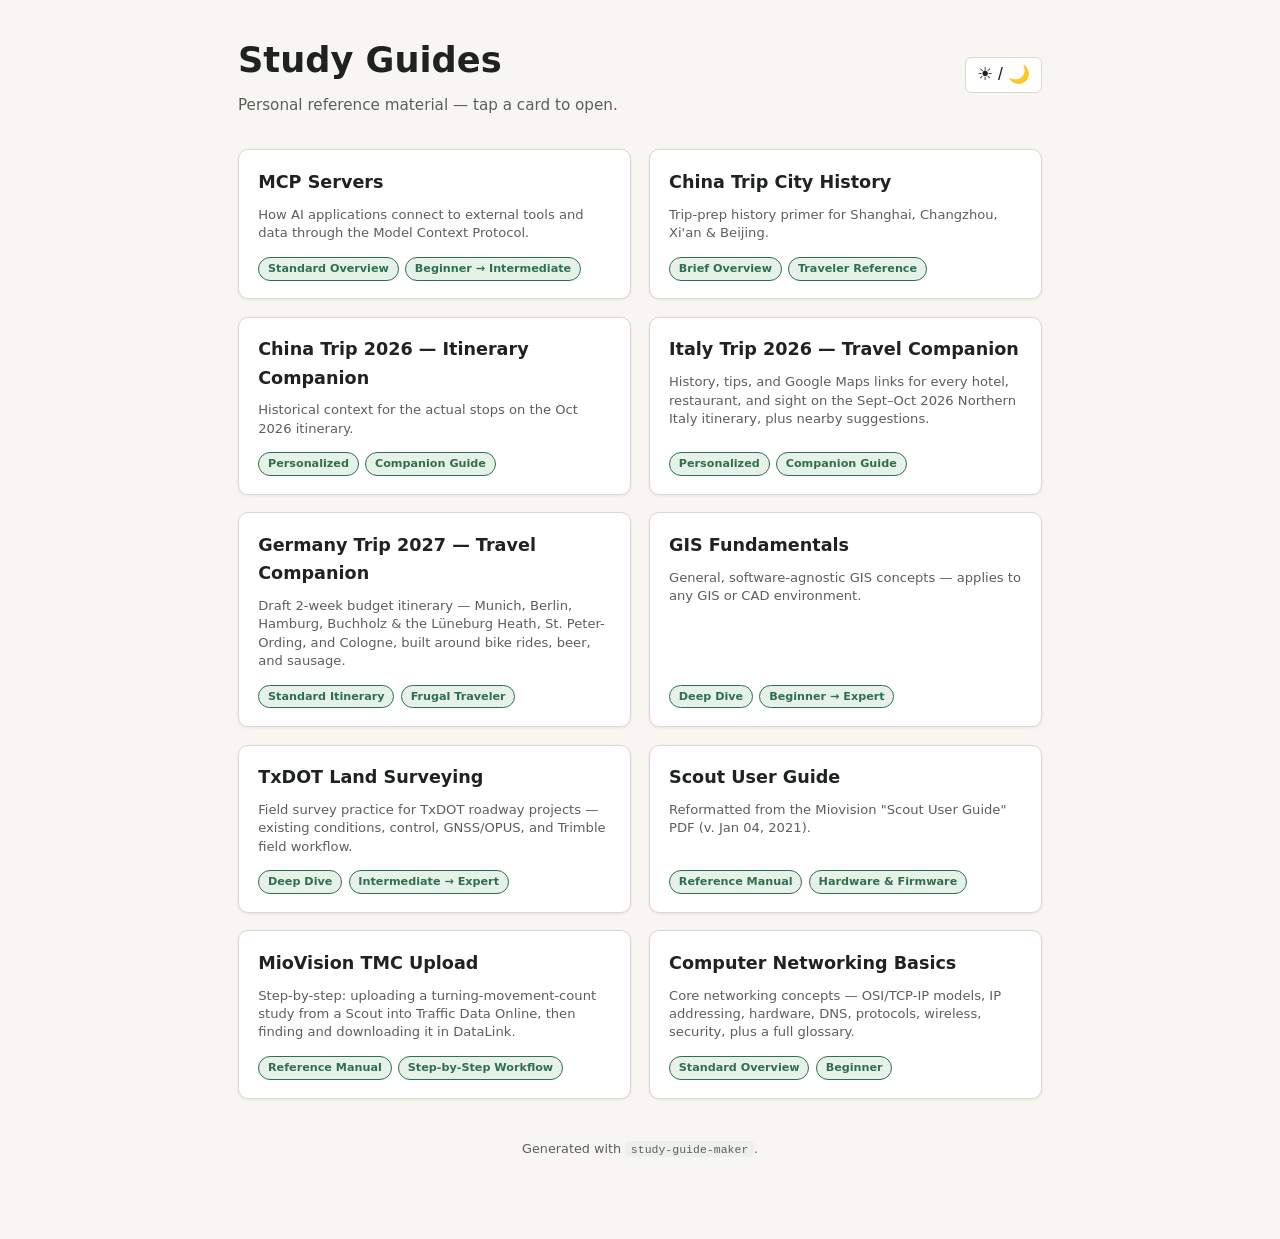
<file: index.html>
<!doctype html>
<html lang="en">
<head>
  <meta charset="utf-8">
  <meta name="viewport" content="width=device-width, initial-scale=1, viewport-fit=cover">
  <title>Study Guides</title>
  <link rel="stylesheet" href="assets/style.css?v=20260921a">
  <script>
    (function () {
      try {
        var theme = localStorage.getItem("sg-theme");
        if (theme === "light" || theme === "dark") {
          document.documentElement.setAttribute("data-theme", theme);
        }
      } catch (e) {}
    })();
  </script>
  <style>
    body { background: var(--bg); color: var(--text); font-family: "Segoe UI", system-ui, -apple-system, sans-serif; }
    .index-wrap { max-width: 900px; margin: 0 auto; padding: 2rem clamp(1rem, 4vw, 3rem) 5rem; }
    .index-header { display: flex; align-items: center; justify-content: space-between; gap: 1rem; margin-bottom: 2rem; }
    .index-title { margin: 0; font-size: clamp(1.6rem, 4vw, 2.2rem); }
    .index-sub { color: var(--text-dim); margin: 0.3rem 0 0; font-size: 0.95rem; }
    .index-theme-btn {
      background: var(--bg-elevated); border: 1px solid var(--border); color: var(--text);
      border-radius: 6px; padding: 0.5rem 0.7rem; font-size: 1.1rem; cursor: pointer;
      line-height: 1; flex: 0 0 auto;
    }
    .index-theme-btn:hover { border-color: var(--accent); color: var(--accent); }
    .card-grid { display: grid; grid-template-columns: repeat(auto-fill, minmax(260px, 1fr)); gap: 1.1rem; }
    .card {
      display: flex; flex-direction: column; gap: 0.6rem;
      background: var(--bg-elevated); border: 1px solid var(--border); border-radius: 10px;
      padding: 1.1rem 1.2rem; text-decoration: none; color: var(--text);
      box-shadow: var(--shadow); transition: border-color 0.15s ease, transform 0.15s ease;
    }
    .card:hover { border-color: var(--accent); transform: translateY(-2px); }
    .card-title { font-size: 1.1rem; font-weight: 700; margin: 0; }
    .card-meta { font-size: 0.82rem; color: var(--text-dim); line-height: 1.4; }
    .card-badges { display: flex; gap: 0.4rem; flex-wrap: wrap; margin-top: auto; padding-top: 0.3rem; }
    .card-badge {
      display: inline-block; padding: 0.12rem 0.55rem; border-radius: 999px; font-size: 0.7rem;
      font-weight: 600; background: var(--accent-soft); color: var(--accent); border: 1px solid var(--accent);
    }
    .index-footer { margin-top: 2.5rem; font-size: 0.8rem; color: var(--text-dim); text-align: center; }
  </style>
</head>
<body>
  <div class="index-wrap">
    <div class="index-header">
      <div>
        <h1 class="index-title">Study Guides</h1>
        <p class="index-sub">Personal reference material — tap a card to open.</p>
      </div>
      <button class="index-theme-btn" id="index-theme-toggle" title="Toggle light/dark" aria-label="Toggle light/dark">☀ / 🌙</button>
    </div>

    <div class="card-grid">
      <a class="card" href="MCP Servers - Overview.html">
        <div class="card-title">MCP Servers</div>
        <div class="card-meta">How AI applications connect to external tools and data through the Model Context Protocol.</div>
        <div class="card-badges">
          <span class="card-badge">Standard Overview</span>
          <span class="card-badge">Beginner → Intermediate</span>
        </div>
      </a>

      <a class="card" href="China Trip City History - Overview.html">
        <div class="card-title">China Trip City History</div>
        <div class="card-meta">Trip-prep history primer for Shanghai, Changzhou, Xi'an &amp; Beijing.</div>
        <div class="card-badges">
          <span class="card-badge">Brief Overview</span>
          <span class="card-badge">Traveler Reference</span>
        </div>
      </a>

      <a class="card" href="China Trip 2026 - Itinerary Companion.html">
        <div class="card-title">China Trip 2026 — Itinerary Companion</div>
        <div class="card-meta">Historical context for the actual stops on the Oct 2026 itinerary.</div>
        <div class="card-badges">
          <span class="card-badge">Personalized</span>
          <span class="card-badge">Companion Guide</span>
        </div>
      </a>

      <a class="card" href="Italy Trip 2026 - Travel Companion.html">
        <div class="card-title">Italy Trip 2026 — Travel Companion</div>
        <div class="card-meta">History, tips, and Google Maps links for every hotel, restaurant, and sight on the Sept–Oct 2026 Northern Italy itinerary, plus nearby suggestions.</div>
        <div class="card-badges">
          <span class="card-badge">Personalized</span>
          <span class="card-badge">Companion Guide</span>
        </div>
      </a>

      <a class="card" href="Germany Trip 2027 - Travel Companion.html">
        <div class="card-title">Germany Trip 2027 — Travel Companion</div>
        <div class="card-meta">Draft 2-week budget itinerary — Munich, Berlin, Hamburg, Buchholz &amp; the Lüneburg Heath, St. Peter-Ording, and Cologne, built around bike rides, beer, and sausage.</div>
        <div class="card-badges">
          <span class="card-badge">Standard Itinerary</span>
          <span class="card-badge">Frugal Traveler</span>
        </div>
      </a>


      <a class="card" href="GIS Fundamentals - Deep Dive.html">
        <div class="card-title">GIS Fundamentals</div>
        <div class="card-meta">General, software-agnostic GIS concepts — applies to any GIS or CAD environment.</div>
        <div class="card-badges">
          <span class="card-badge">Deep Dive</span>
          <span class="card-badge">Beginner → Expert</span>
        </div>
      </a>

      <a class="card" href="TxDOT Land Surveying - Deep Dive.html">
        <div class="card-title">TxDOT Land Surveying</div>
        <div class="card-meta">Field survey practice for TxDOT roadway projects — existing conditions, control, GNSS/OPUS, and Trimble field workflow.</div>
        <div class="card-badges">
          <span class="card-badge">Deep Dive</span>
          <span class="card-badge">Intermediate → Expert</span>
        </div>
      </a>

      <a class="card" href="Scout User Guide - Reference.html">
        <div class="card-title">Scout User Guide</div>
        <div class="card-meta">Reformatted from the Miovision "Scout User Guide" PDF (v. Jan 04, 2021).</div>
        <div class="card-badges">
          <span class="card-badge">Reference Manual</span>
          <span class="card-badge">Hardware &amp; Firmware</span>
        </div>
      </a>

      <a class="card" href="MioVision TMC Upload - Reference.html">
        <div class="card-title">MioVision TMC Upload</div>
        <div class="card-meta">Step-by-step: uploading a turning-movement-count study from a Scout into Traffic Data Online, then finding and downloading it in DataLink.</div>
        <div class="card-badges">
          <span class="card-badge">Reference Manual</span>
          <span class="card-badge">Step-by-Step Workflow</span>
        </div>
      </a>

      <a class="card" href="Computer Networking Basics - Overview.html">
        <div class="card-title">Computer Networking Basics</div>
        <div class="card-meta">Core networking concepts — OSI/TCP-IP models, IP addressing, hardware, DNS, protocols, wireless, security, plus a full glossary.</div>
        <div class="card-badges">
          <span class="card-badge">Standard Overview</span>
          <span class="card-badge">Beginner</span>
        </div>
      </a>
    </div>

    <div class="index-footer">Generated with <code>study-guide-maker</code>.</div>
  </div>

  <script>
    (function () {
      var btn = document.getElementById("index-theme-toggle");
      var root = document.documentElement;
      btn.addEventListener("click", function () {
        var explicit = root.getAttribute("data-theme");
        var isDark = explicit ? explicit === "dark" : window.matchMedia("(prefers-color-scheme: dark)").matches;
        var next = isDark ? "light" : "dark";
        root.setAttribute("data-theme", next);
        try { localStorage.setItem("sg-theme", next); } catch (e) {}
      });
    })();
  </script>
</body>
</html>
</file>
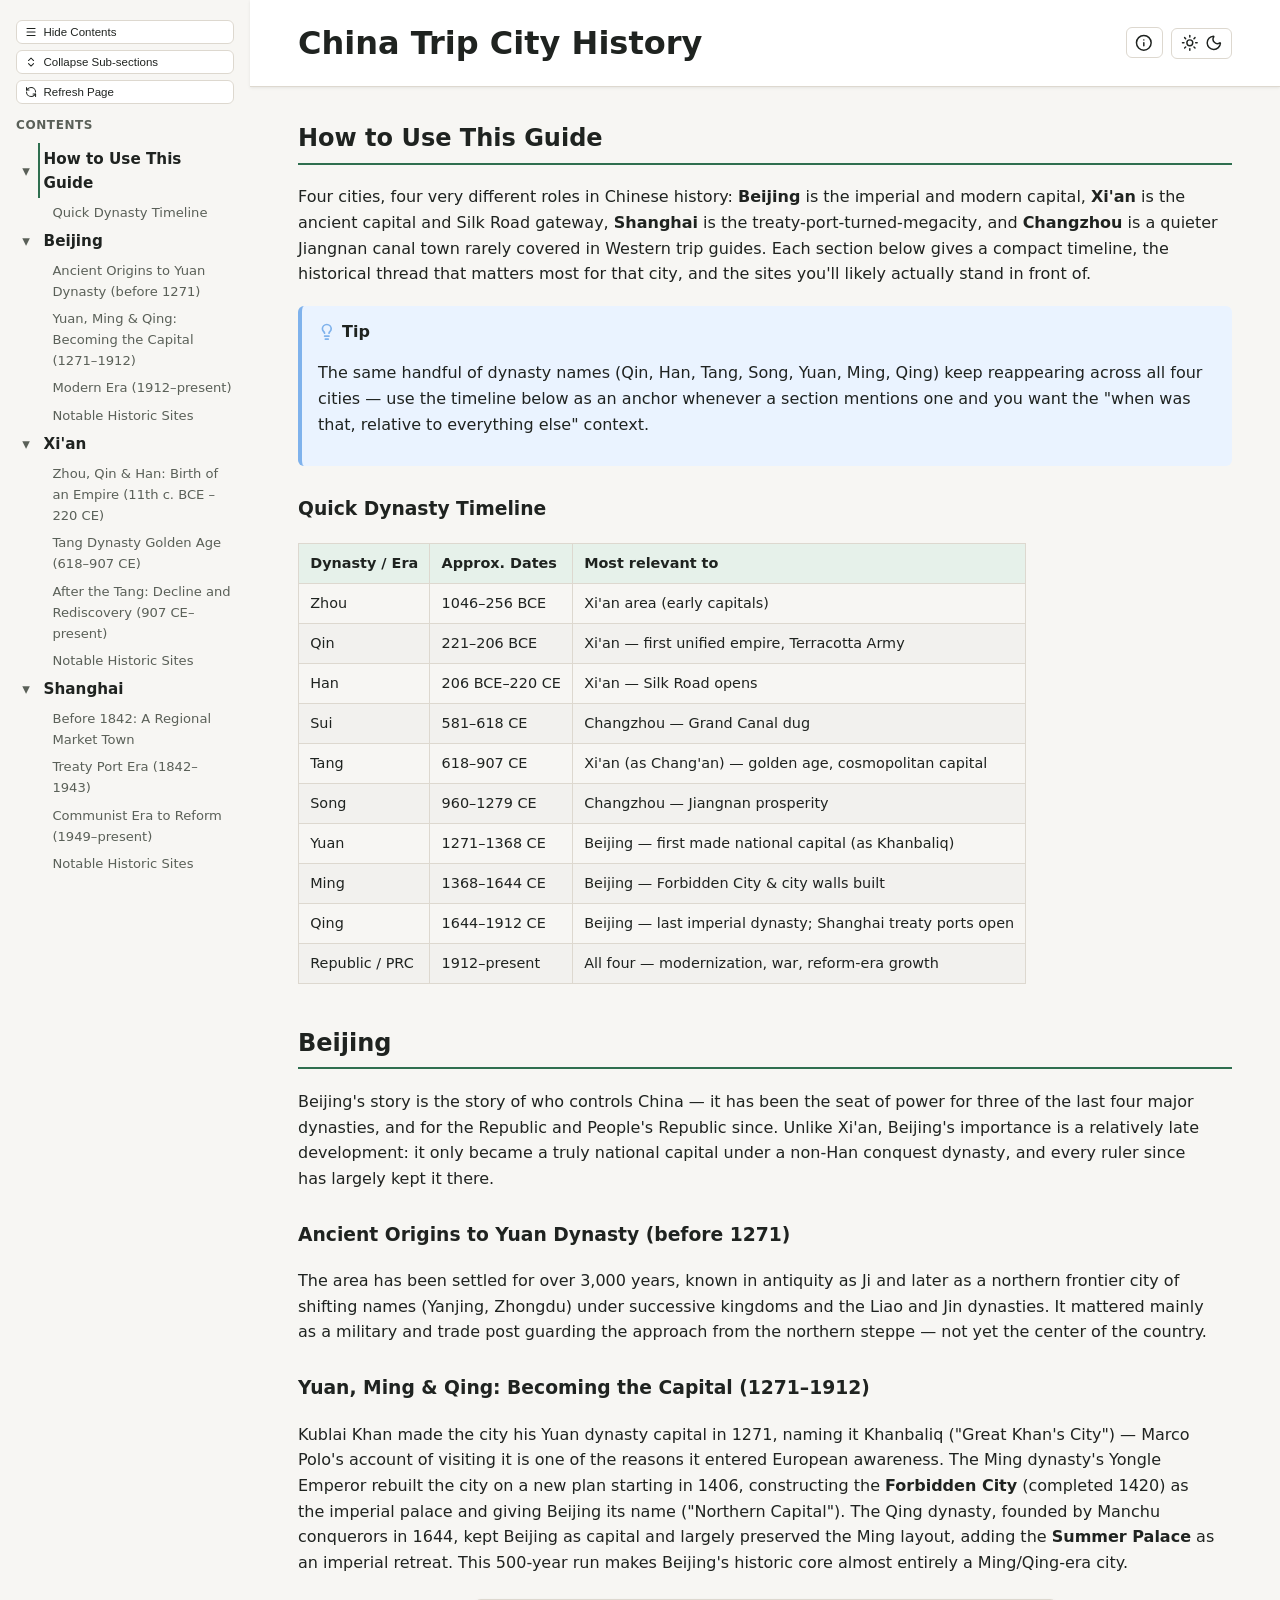
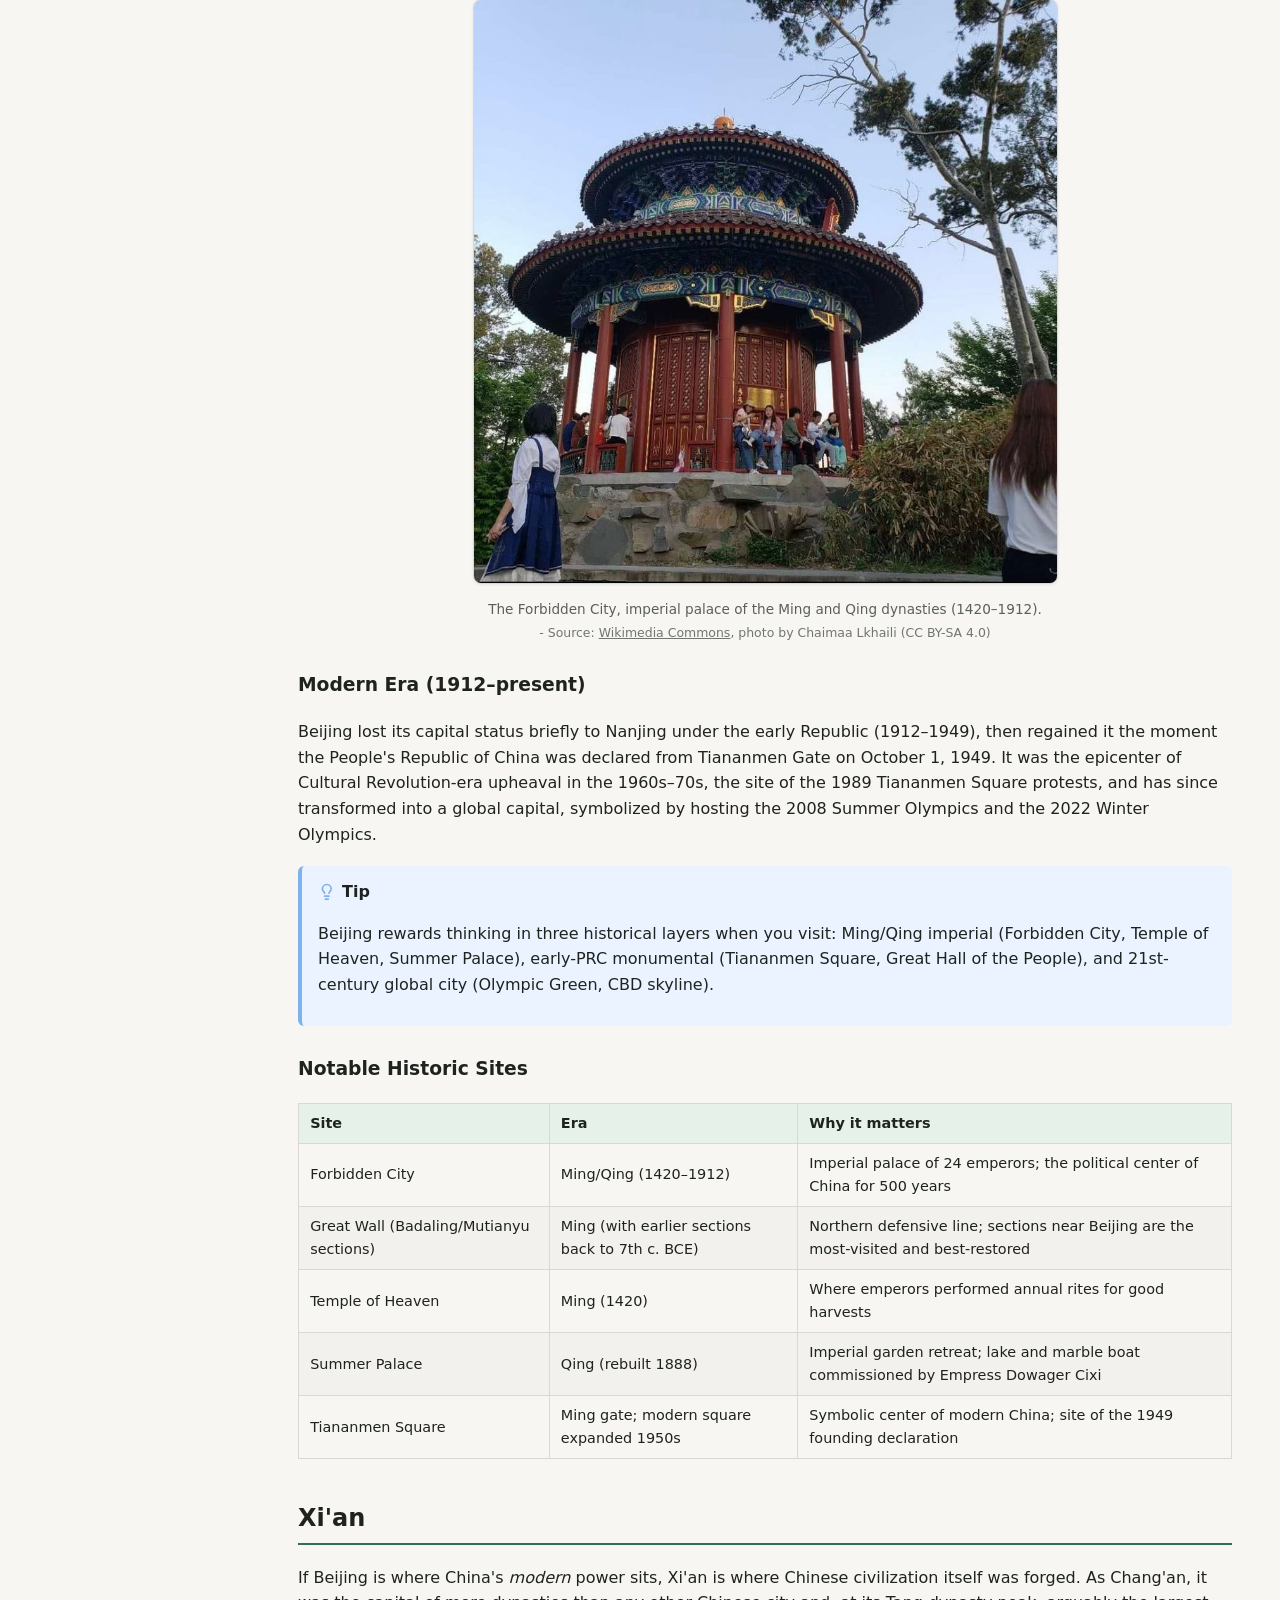
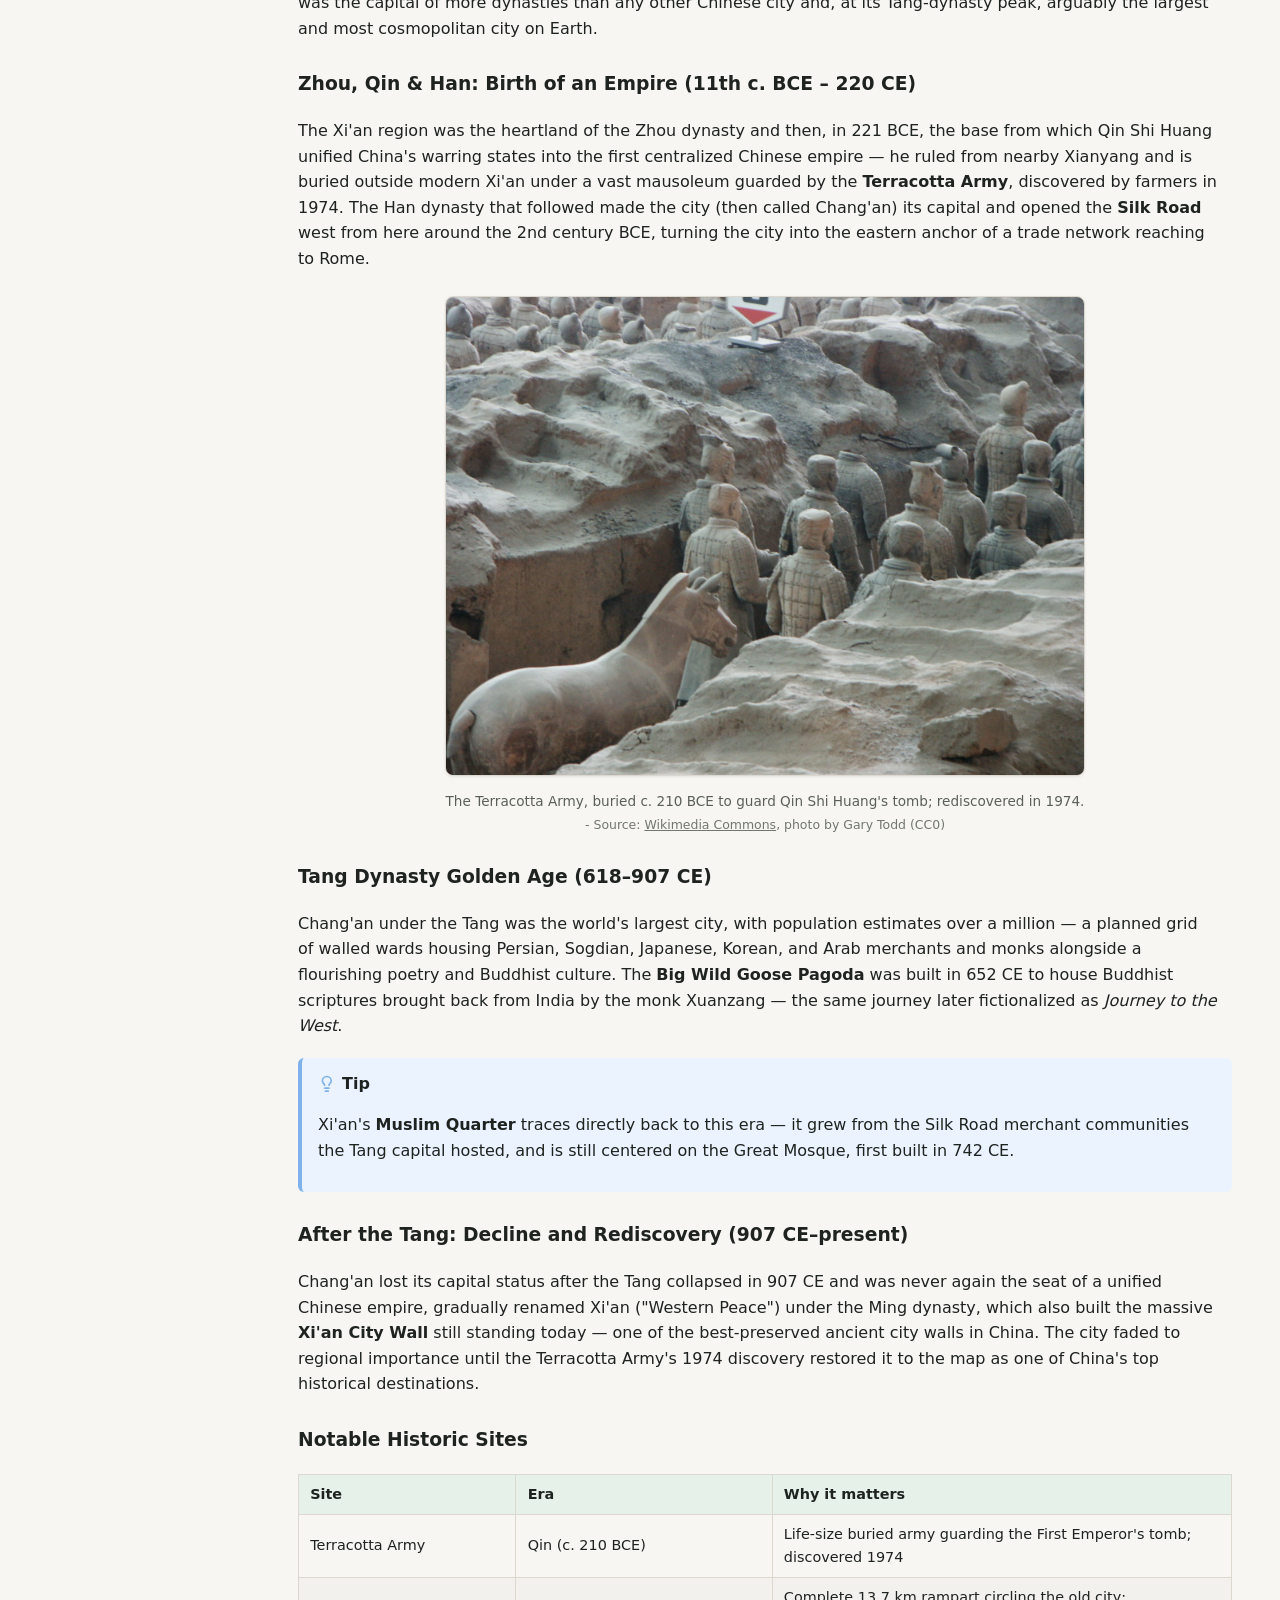
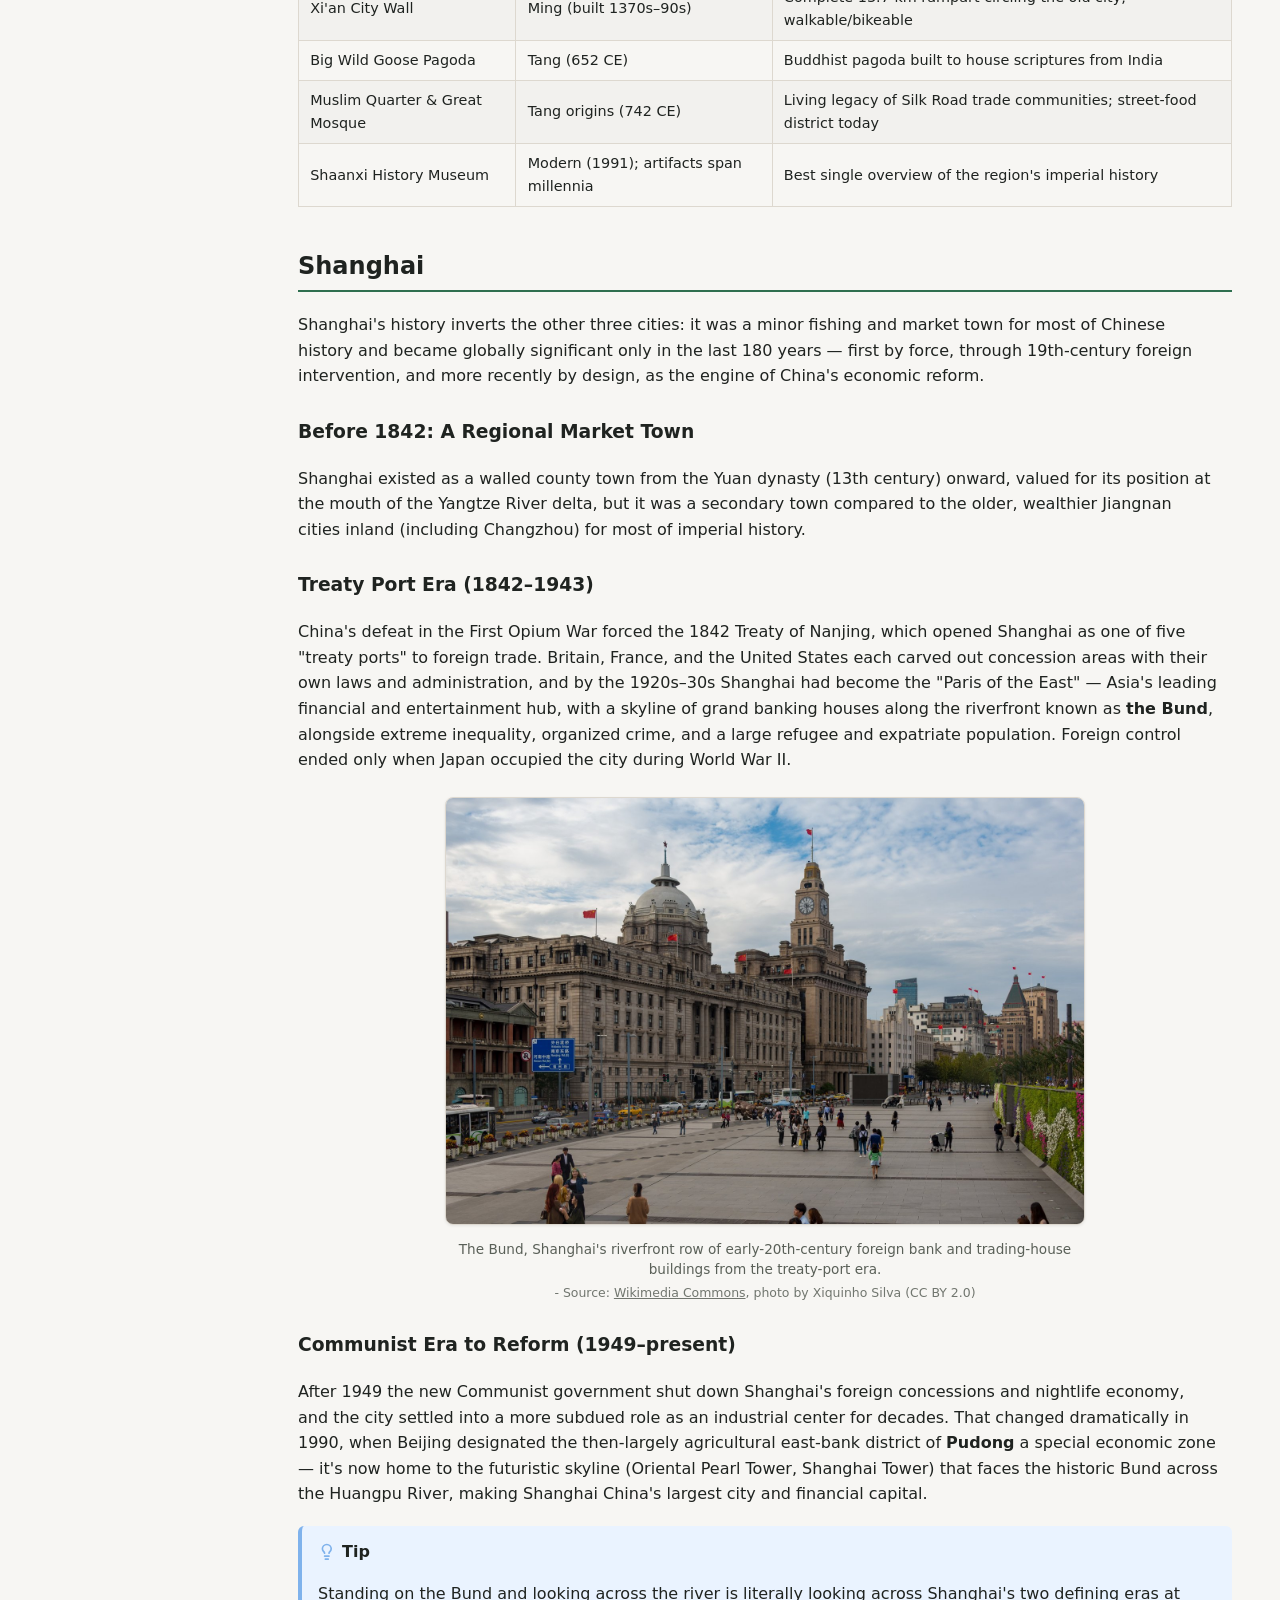
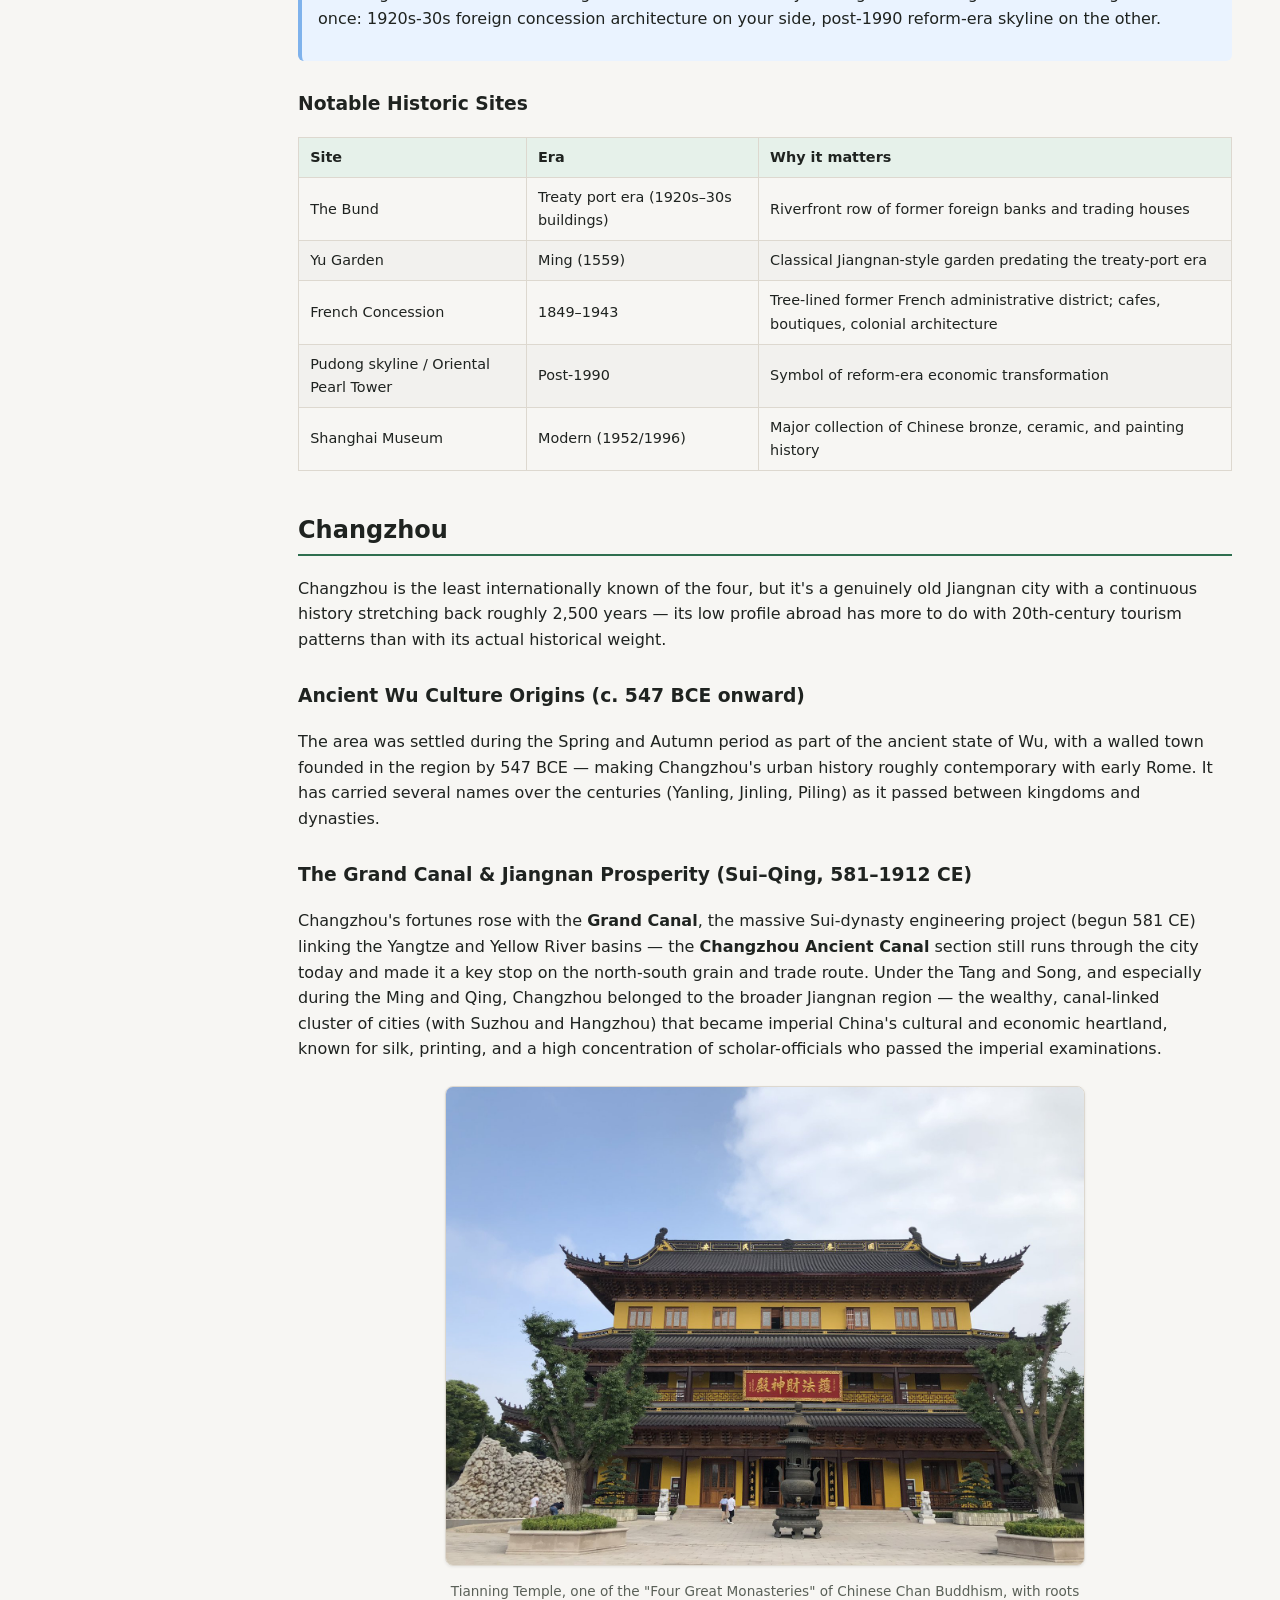
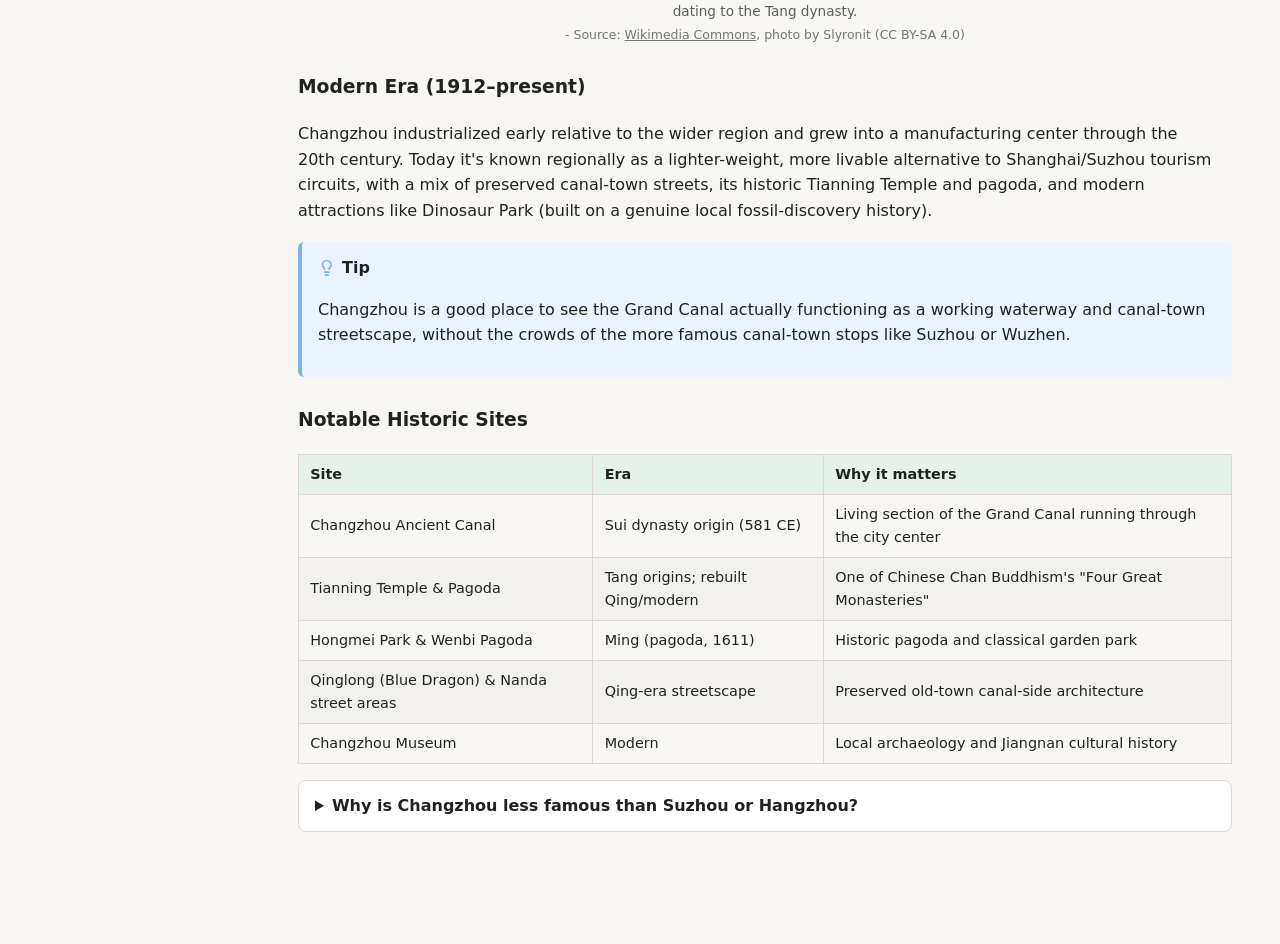
<file: China Trip City History - Overview.html>
<!doctype html>
<html lang="en">
<head>
  <meta charset="utf-8">
  <meta name="viewport" content="width=device-width, initial-scale=1, viewport-fit=cover">
  <title>China Trip City History — Study Guide</title>
  <link rel="stylesheet" href="assets/style.css?v=20260921a">
  <script>
    (function () {
      try {
        var theme = localStorage.getItem("sg-theme");
        if (theme === "light" || theme === "dark") {
          document.documentElement.setAttribute("data-theme", theme);
        }
        if (localStorage.getItem("sg-toc-collapsed") === "1") {
          document.documentElement.classList.add("sg-toc-pref-collapsed");
        }
      } catch (e) {}
    })();
  </script>
</head>
<body>
  <svg style="display:none" aria-hidden="true">
    <symbol id="icon-info" viewBox="0 0 24 24">
      <circle cx="12" cy="12" r="10" /><path d="M12 16v-4" /><path d="M12 8h.01" />
    </symbol>
    <symbol id="icon-sun" viewBox="0 0 24 24">
      <circle cx="12" cy="12" r="4" /><path d="M12 2v2" /><path d="M12 20v2" />
      <path d="m4.93 4.93 1.41 1.41" /><path d="m17.66 17.66 1.41 1.41" />
      <path d="M2 12h2" /><path d="M20 12h2" />
      <path d="m6.34 17.66-1.41 1.41" /><path d="m19.07 4.93-1.41 1.41" />
    </symbol>
    <symbol id="icon-moon" viewBox="0 0 24 24">
      <path d="M20.985 12.486a9 9 0 1 1-9.473-9.472c.405-.022.617.46.402.803a6 6 0 0 0 8.268 8.268c.344-.215.825-.004.803.401" />
    </symbol>
    <symbol id="icon-menu" viewBox="0 0 24 24">
      <path d="M4 5h16" /><path d="M4 12h16" /><path d="M4 19h16" />
    </symbol>
    <symbol id="icon-chevrons-up-down" viewBox="0 0 24 24">
      <path d="m7 15 5 5 5-5" /><path d="m7 9 5-5 5 5" />
    </symbol>
    <symbol id="icon-arrow-up" viewBox="0 0 24 24">
      <path d="m5 12 7-7 7 7" /><path d="M12 19V5" />
    </symbol>
    <symbol id="icon-lightbulb" viewBox="0 0 24 24">
      <path d="M15 14c.2-1 .7-1.7 1.5-2.5 1-.9 1.5-2.2 1.5-3.5A6 6 0 0 0 6 8c0 1 .2 2.2 1.5 3.5.7.7 1.3 1.5 1.5 2.5" />
      <path d="M9 18h6" /><path d="M10 22h4" />
    </symbol>
    <symbol id="icon-calculator" viewBox="0 0 24 24">
      <rect width="16" height="20" x="4" y="2" rx="2" />
      <line x1="8" x2="16" y1="6" y2="6" /><line x1="16" x2="16" y1="14" y2="18" />
      <path d="M16 10h.01" /><path d="M12 10h.01" /><path d="M8 10h.01" />
      <path d="M12 14h.01" /><path d="M8 14h.01" /><path d="M12 18h.01" /><path d="M8 18h.01" />
    </symbol>
    <symbol id="icon-triangle-alert" viewBox="0 0 24 24">
      <path d="m21.73 18-8-14a2 2 0 0 0-3.48 0l-8 14A2 2 0 0 0 4 21h16a2 2 0 0 0 1.73-3" />
      <path d="M12 9v4" /><path d="M12 17h.01" />
    </symbol>
    <symbol id="icon-circle" viewBox="0 0 24 24">
      <circle cx="12" cy="12" r="10" />
    </symbol>
    <symbol id="icon-x" viewBox="0 0 24 24">
      <path d="M18 6 6 18" /><path d="m6 6 12 12" />
    </symbol>
  </svg>

  <div class="sg-layout">
    <div class="sg-toc-backdrop" id="sg-toc-backdrop" aria-hidden="true"></div>

    <div class="sg-toc" id="toc">
      <div class="sg-toc-topbar">
        <button class="sg-btn sg-btn-icon sg-toc-close" id="sg-toc-close" title="Close menu" aria-label="Close menu">
          <svg class="sg-icon" aria-hidden="true"><use href="#icon-x"></use></svg>
        </button>
      </div>
      <div class="sg-toc-rail">
        <button class="sg-btn" id="sg-toc-toggle" title="Show/hide the contents sidebar">
          <svg class="sg-icon" aria-hidden="true"><use href="#icon-menu"></use></svg>
          <span class="sg-btn-label">Hide Contents</span>
        </button>
        <button class="sg-btn" id="sg-toc-collapse-all" title="Collapse/expand all sub-sections">
          <svg class="sg-icon" aria-hidden="true"><use href="#icon-chevrons-up-down"></use></svg>
          <span class="sg-btn-label">Collapse Sub-sections</span>
        </button>
      </div>
      <div class="sg-toc-body">
        <div class="sg-toc-title-row">
          <div class="sg-toc-title">Contents</div>
        </div>
        <div id="toc-nav"></div>
      </div>
    </div>

    <div class="sg-main-wrap">
      <header class="sg-header">
        <div class="sg-header-row">
          <button class="sg-btn sg-btn-icon sg-mobile-menu-btn" id="sg-mobile-menu-toggle" title="Open contents menu" aria-label="Open contents menu" aria-expanded="false" aria-controls="toc">
            <svg class="sg-icon" aria-hidden="true"><use href="#icon-menu"></use></svg>
          </button>
          <h1 class="sg-title">China Trip City History</h1>
          <div class="sg-controls">
            <div class="sg-info-wrap">
              <button class="sg-btn sg-btn-icon" id="sg-info-toggle" title="Guide info" aria-expanded="false">
                <svg class="sg-icon" aria-hidden="true"><use href="#icon-info"></use></svg>
              </button>
              <div class="sg-info-popover" id="sg-info-popover" aria-hidden="true">
                <div class="sg-meta">Generated 2026-08-05 &middot; Trip-prep history primer for Shanghai, Changzhou, Xi'an &amp; Beijing</div>
                <div class="sg-badges">
                  <span class="sg-badge">Brief Overview</span>
                  <span class="sg-badge">Traveler Reference</span>
                </div>
              </div>
            </div>
            <button class="sg-btn sg-btn-icon" id="sg-theme-toggle" title="Toggle light/dark">
              <svg class="sg-icon" aria-hidden="true"><use href="#icon-sun"></use></svg>
              <svg class="sg-icon" aria-hidden="true"><use href="#icon-moon"></use></svg>
            </button>
          </div>
        </div>
      </header>

      <main class="sg-main">

        <section>
          <h2>How to Use This Guide</h2>
          <p>Four cities, four very different roles in Chinese history: <strong>Beijing</strong> is the
          imperial and modern capital, <strong>Xi'an</strong> is the ancient capital and Silk Road
          gateway, <strong>Shanghai</strong> is the treaty-port-turned-megacity, and
          <strong>Changzhou</strong> is a quieter Jiangnan canal town rarely covered in Western trip
          guides. Each section below gives a compact timeline, the historical thread that matters most
          for that city, and the sites you'll likely actually stand in front of.</p>

          <div class="sg-callout tip">
            <div class="sg-callout-title"><svg class="sg-icon" aria-hidden="true"><use href="#icon-lightbulb"></use></svg> Tip</div>
            <p>The same handful of dynasty names (Qin, Han, Tang, Song, Yuan, Ming, Qing) keep
            reappearing across all four cities — use the timeline below as an anchor whenever a
            section mentions one and you want the "when was that, relative to everything else" context.</p>
          </div>

          <h3>Quick Dynasty Timeline</h3>
          <table>
            <thead><tr><th>Dynasty / Era</th><th>Approx. Dates</th><th>Most relevant to</th></tr></thead>
            <tbody>
              <tr><td>Zhou</td><td>1046–256 BCE</td><td>Xi'an area (early capitals)</td></tr>
              <tr><td>Qin</td><td>221–206 BCE</td><td>Xi'an — first unified empire, Terracotta Army</td></tr>
              <tr><td>Han</td><td>206 BCE–220 CE</td><td>Xi'an — Silk Road opens</td></tr>
              <tr><td>Sui</td><td>581–618 CE</td><td>Changzhou — Grand Canal dug</td></tr>
              <tr><td>Tang</td><td>618–907 CE</td><td>Xi'an (as Chang'an) — golden age, cosmopolitan capital</td></tr>
              <tr><td>Song</td><td>960–1279 CE</td><td>Changzhou — Jiangnan prosperity</td></tr>
              <tr><td>Yuan</td><td>1271–1368 CE</td><td>Beijing — first made national capital (as Khanbaliq)</td></tr>
              <tr><td>Ming</td><td>1368–1644 CE</td><td>Beijing — Forbidden City &amp; city walls built</td></tr>
              <tr><td>Qing</td><td>1644–1912 CE</td><td>Beijing — last imperial dynasty; Shanghai treaty ports open</td></tr>
              <tr><td>Republic / PRC</td><td>1912–present</td><td>All four — modernization, war, reform-era growth</td></tr>
            </tbody>
          </table>
        </section>

        <section>
          <h2>Beijing</h2>
          <p>Beijing's story is the story of who controls China — it has been the seat of power for
          three of the last four major dynasties, and for the Republic and People's Republic since.
          Unlike Xi'an, Beijing's importance is a relatively late development: it only became a truly
          national capital under a non-Han conquest dynasty, and every ruler since has largely kept it
          there.</p>

          <h3>Ancient Origins to Yuan Dynasty (before 1271)</h3>
          <p>The area has been settled for over 3,000 years, known in antiquity as Ji and later as a
          northern frontier city of shifting names (Yanjing, Zhongdu) under successive kingdoms and the
          Liao and Jin dynasties. It mattered mainly as a military and trade post guarding the approach
          from the northern steppe — not yet the center of the country.</p>

          <h3>Yuan, Ming &amp; Qing: Becoming the Capital (1271–1912)</h3>
          <p>Kublai Khan made the city his Yuan dynasty capital in 1271, naming it Khanbaliq ("Great
          Khan's City") — Marco Polo's account of visiting it is one of the reasons it entered European
          awareness. The Ming dynasty's Yongle Emperor rebuilt the city on a new plan starting in 1406,
          constructing the <strong>Forbidden City</strong> (completed 1420) as the imperial palace and
          giving Beijing its name ("Northern Capital"). The Qing dynasty, founded by Manchu conquerors
          in 1644, kept Beijing as capital and largely preserved the Ming layout, adding the
          <strong>Summer Palace</strong> as an imperial retreat. This 500-year run makes Beijing's
          historic core almost entirely a Ming/Qing-era city.</p>

          <figure>
            <img src="images/china-trip-city-history/forbidden-city-beijing.jpg" alt="Aerial view of the Forbidden City's red walls and golden-roofed halls in Beijing">
            <figcaption>The Forbidden City, imperial palace of the Ming and Qing dynasties (1420–1912). <span class="sg-figure-source">- Source: <a href="https://commons.wikimedia.org/wiki/File:The_Forbidden_City,_Beijing,_China_(%E6%95%85%E5%AE%AB%E5%8D%9A%E7%89%A9%E9%99%A2).jpg" target="_blank" rel="noopener">Wikimedia Commons</a>, photo by Chaimaa Lkhaili (CC BY-SA 4.0)</span></figcaption>
          </figure>

          <h3>Modern Era (1912–present)</h3>
          <p>Beijing lost its capital status briefly to Nanjing under the early Republic (1912–1949),
          then regained it the moment the People's Republic of China was declared from Tiananmen Gate
          on October 1, 1949. It was the epicenter of Cultural Revolution-era upheaval in the 1960s–70s,
          the site of the 1989 Tiananmen Square protests, and has since transformed into a global
          capital, symbolized by hosting the 2008 Summer Olympics and the 2022 Winter Olympics.</p>

          <div class="sg-callout tip">
            <div class="sg-callout-title"><svg class="sg-icon" aria-hidden="true"><use href="#icon-lightbulb"></use></svg> Tip</div>
            <p>Beijing rewards thinking in three historical layers when you visit: Ming/Qing imperial
            (Forbidden City, Temple of Heaven, Summer Palace), early-PRC monumental (Tiananmen Square,
            Great Hall of the People), and 21st-century global city (Olympic Green, CBD skyline).</p>
          </div>

          <h3>Notable Historic Sites</h3>
          <table>
            <thead><tr><th>Site</th><th>Era</th><th>Why it matters</th></tr></thead>
            <tbody>
              <tr><td>Forbidden City</td><td>Ming/Qing (1420–1912)</td><td>Imperial palace of 24 emperors; the political center of China for 500 years</td></tr>
              <tr><td>Great Wall (Badaling/Mutianyu sections)</td><td>Ming (with earlier sections back to 7th c. BCE)</td><td>Northern defensive line; sections near Beijing are the most-visited and best-restored</td></tr>
              <tr><td>Temple of Heaven</td><td>Ming (1420)</td><td>Where emperors performed annual rites for good harvests</td></tr>
              <tr><td>Summer Palace</td><td>Qing (rebuilt 1888)</td><td>Imperial garden retreat; lake and marble boat commissioned by Empress Dowager Cixi</td></tr>
              <tr><td>Tiananmen Square</td><td>Ming gate; modern square expanded 1950s</td><td>Symbolic center of modern China; site of the 1949 founding declaration</td></tr>
            </tbody>
          </table>
        </section>

        <section>
          <h2>Xi'an</h2>
          <p>If Beijing is where China's <em>modern</em> power sits, Xi'an is where Chinese civilization
          itself was forged. As Chang'an, it was the capital of more dynasties than any other Chinese
          city and, at its Tang-dynasty peak, arguably the largest and most cosmopolitan city on Earth.</p>

          <h3>Zhou, Qin &amp; Han: Birth of an Empire (11th c. BCE – 220 CE)</h3>
          <p>The Xi'an region was the heartland of the Zhou dynasty and then, in 221 BCE, the base from
          which Qin Shi Huang unified China's warring states into the first centralized Chinese empire —
          he ruled from nearby Xianyang and is buried outside modern Xi'an under a vast mausoleum guarded
          by the <strong>Terracotta Army</strong>, discovered by farmers in 1974. The Han dynasty that
          followed made the city (then called Chang'an) its capital and opened the <strong>Silk Road</strong>
          west from here around the 2nd century BCE, turning the city into the eastern anchor of a trade
          network reaching to Rome.</p>

          <figure>
            <img src="images/china-trip-city-history/terracotta-army-xian.jpg" alt="Rows of life-size terracotta warrior statues standing in excavated Pit 1 near Xi'an">
            <figcaption>The Terracotta Army, buried c. 210 BCE to guard Qin Shi Huang's tomb; rediscovered in 1974. <span class="sg-figure-source">- Source: <a href="https://commons.wikimedia.org/wiki/File:Qin_Shihuang_Terracotta_Army,_Pit_1.jpg" target="_blank" rel="noopener">Wikimedia Commons</a>, photo by Gary Todd (CC0)</span></figcaption>
          </figure>

          <h3>Tang Dynasty Golden Age (618–907 CE)</h3>
          <p>Chang'an under the Tang was the world's largest city, with population estimates over a
          million — a planned grid of walled wards housing Persian, Sogdian, Japanese, Korean, and Arab
          merchants and monks alongside a flourishing poetry and Buddhist culture. The
          <strong>Big Wild Goose Pagoda</strong> was built in 652 CE to house Buddhist scriptures brought
          back from India by the monk Xuanzang — the same journey later fictionalized as
          <em>Journey to the West</em>.</p>

          <div class="sg-callout tip">
            <div class="sg-callout-title"><svg class="sg-icon" aria-hidden="true"><use href="#icon-lightbulb"></use></svg> Tip</div>
            <p>Xi'an's <strong>Muslim Quarter</strong> traces directly back to this era — it grew from
            the Silk Road merchant communities the Tang capital hosted, and is still centered on the
            Great Mosque, first built in 742 CE.</p>
          </div>

          <h3>After the Tang: Decline and Rediscovery (907 CE–present)</h3>
          <p>Chang'an lost its capital status after the Tang collapsed in 907 CE and was never again the
          seat of a unified Chinese empire, gradually renamed Xi'an ("Western Peace") under the Ming
          dynasty, which also built the massive <strong>Xi'an City Wall</strong> still standing today —
          one of the best-preserved ancient city walls in China. The city faded to regional importance
          until the Terracotta Army's 1974 discovery restored it to the map as one of China's top
          historical destinations.</p>

          <h3>Notable Historic Sites</h3>
          <table>
            <thead><tr><th>Site</th><th>Era</th><th>Why it matters</th></tr></thead>
            <tbody>
              <tr><td>Terracotta Army</td><td>Qin (c. 210 BCE)</td><td>Life-size buried army guarding the First Emperor's tomb; discovered 1974</td></tr>
              <tr><td>Xi'an City Wall</td><td>Ming (built 1370s–90s)</td><td>Complete 13.7 km rampart circling the old city; walkable/bikeable</td></tr>
              <tr><td>Big Wild Goose Pagoda</td><td>Tang (652 CE)</td><td>Buddhist pagoda built to house scriptures from India</td></tr>
              <tr><td>Muslim Quarter &amp; Great Mosque</td><td>Tang origins (742 CE)</td><td>Living legacy of Silk Road trade communities; street-food district today</td></tr>
              <tr><td>Shaanxi History Museum</td><td>Modern (1991); artifacts span millennia</td><td>Best single overview of the region's imperial history</td></tr>
            </tbody>
          </table>
        </section>

        <section>
          <h2>Shanghai</h2>
          <p>Shanghai's history inverts the other three cities: it was a minor fishing and market town
          for most of Chinese history and became globally significant only in the last 180 years — first
          by force, through 19th-century foreign intervention, and more recently by design, as the
          engine of China's economic reform.</p>

          <h3>Before 1842: A Regional Market Town</h3>
          <p>Shanghai existed as a walled county town from the Yuan dynasty (13th century) onward, valued
          for its position at the mouth of the Yangtze River delta, but it was a secondary town compared
          to the older, wealthier Jiangnan cities inland (including Changzhou) for most of imperial
          history.</p>

          <h3>Treaty Port Era (1842–1943)</h3>
          <p>China's defeat in the First Opium War forced the 1842 Treaty of Nanjing, which opened
          Shanghai as one of five "treaty ports" to foreign trade. Britain, France, and the United States
          each carved out concession areas with their own laws and administration, and by the 1920s–30s
          Shanghai had become the "Paris of the East" — Asia's leading financial and entertainment hub,
          with a skyline of grand banking houses along the riverfront known as <strong>the Bund</strong>,
          alongside extreme inequality, organized crime, and a large refugee and expatriate population.
          Foreign control ended only when Japan occupied the city during World War II.</p>

          <figure>
            <img src="images/china-trip-city-history/the-bund-shanghai.jpg" alt="Historic European-style bank and trading-house buildings along the Bund waterfront in Shanghai">
            <figcaption>The Bund, Shanghai's riverfront row of early-20th-century foreign bank and trading-house buildings from the treaty-port era. <span class="sg-figure-source">- Source: <a href="https://commons.wikimedia.org/wiki/File:20264-Shanghai,_The_Bund.jpg" target="_blank" rel="noopener">Wikimedia Commons</a>, photo by Xiquinho Silva (CC BY 2.0)</span></figcaption>
          </figure>

          <h3>Communist Era to Reform (1949–present)</h3>
          <p>After 1949 the new Communist government shut down Shanghai's foreign concessions and
          nightlife economy, and the city settled into a more subdued role as an industrial center for
          decades. That changed dramatically in 1990, when Beijing designated the then-largely
          agricultural east-bank district of <strong>Pudong</strong> a special economic zone — it's now
          home to the futuristic skyline (Oriental Pearl Tower, Shanghai Tower) that faces the historic
          Bund across the Huangpu River, making Shanghai China's largest city and financial capital.</p>

          <div class="sg-callout tip">
            <div class="sg-callout-title"><svg class="sg-icon" aria-hidden="true"><use href="#icon-lightbulb"></use></svg> Tip</div>
            <p>Standing on the Bund and looking across the river is literally looking across Shanghai's
            two defining eras at once: 1920s-30s foreign concession architecture on your side, post-1990
            reform-era skyline on the other.</p>
          </div>

          <h3>Notable Historic Sites</h3>
          <table>
            <thead><tr><th>Site</th><th>Era</th><th>Why it matters</th></tr></thead>
            <tbody>
              <tr><td>The Bund</td><td>Treaty port era (1920s–30s buildings)</td><td>Riverfront row of former foreign banks and trading houses</td></tr>
              <tr><td>Yu Garden</td><td>Ming (1559)</td><td>Classical Jiangnan-style garden predating the treaty-port era</td></tr>
              <tr><td>French Concession</td><td>1849–1943</td><td>Tree-lined former French administrative district; cafes, boutiques, colonial architecture</td></tr>
              <tr><td>Pudong skyline / Oriental Pearl Tower</td><td>Post-1990</td><td>Symbol of reform-era economic transformation</td></tr>
              <tr><td>Shanghai Museum</td><td>Modern (1952/1996)</td><td>Major collection of Chinese bronze, ceramic, and painting history</td></tr>
            </tbody>
          </table>
        </section>

        <section>
          <h2>Changzhou</h2>
          <p>Changzhou is the least internationally known of the four, but it's a genuinely old Jiangnan
          city with a continuous history stretching back roughly 2,500 years — its low profile abroad has
          more to do with 20th-century tourism patterns than with its actual historical weight.</p>

          <h3>Ancient Wu Culture Origins (c. 547 BCE onward)</h3>
          <p>The area was settled during the Spring and Autumn period as part of the ancient state of Wu,
          with a walled town founded in the region by 547 BCE — making Changzhou's urban history roughly
          contemporary with early Rome. It has carried several names over the centuries (Yanling,
          Jinling, Piling) as it passed between kingdoms and dynasties.</p>

          <h3>The Grand Canal &amp; Jiangnan Prosperity (Sui–Qing, 581–1912 CE)</h3>
          <p>Changzhou's fortunes rose with the <strong>Grand Canal</strong>, the massive Sui-dynasty
          engineering project (begun 581 CE) linking the Yangtze and Yellow River basins — the
          <strong>Changzhou Ancient Canal</strong> section still runs through the city today and made it
          a key stop on the north-south grain and trade route. Under the Tang and Song, and especially
          during the Ming and Qing, Changzhou belonged to the broader Jiangnan region — the wealthy,
          canal-linked cluster of cities (with Suzhou and Hangzhou) that became imperial China's cultural
          and economic heartland, known for silk, printing, and a high concentration of scholar-officials
          who passed the imperial examinations.</p>

          <figure>
            <img src="images/china-trip-city-history/tianning-temple-changzhou.jpg" alt="Tianning Temple's tall pagoda and traditional Buddhist temple buildings in Changzhou">
            <figcaption>Tianning Temple, one of the "Four Great Monasteries" of Chinese Chan Buddhism, with roots dating to the Tang dynasty. <span class="sg-figure-source">- Source: <a href="https://commons.wikimedia.org/wiki/File:Tianning_Temple,_Changzhou_9.jpg" target="_blank" rel="noopener">Wikimedia Commons</a>, photo by Slyronit (CC BY-SA 4.0)</span></figcaption>
          </figure>

          <h3>Modern Era (1912–present)</h3>
          <p>Changzhou industrialized early relative to the wider region and grew into a manufacturing
          center through the 20th century. Today it's known regionally as a lighter-weight, more
          livable alternative to Shanghai/Suzhou tourism circuits, with a mix of preserved canal-town
          streets, its historic Tianning Temple and pagoda, and modern attractions like Dinosaur Park
          (built on a genuine local fossil-discovery history).</p>

          <div class="sg-callout tip">
            <div class="sg-callout-title"><svg class="sg-icon" aria-hidden="true"><use href="#icon-lightbulb"></use></svg> Tip</div>
            <p>Changzhou is a good place to see the Grand Canal actually functioning as a working
            waterway and canal-town streetscape, without the crowds of the more famous canal-town stops
            like Suzhou or Wuzhen.</p>
          </div>

          <h3>Notable Historic Sites</h3>
          <table>
            <thead><tr><th>Site</th><th>Era</th><th>Why it matters</th></tr></thead>
            <tbody>
              <tr><td>Changzhou Ancient Canal</td><td>Sui dynasty origin (581 CE)</td><td>Living section of the Grand Canal running through the city center</td></tr>
              <tr><td>Tianning Temple &amp; Pagoda</td><td>Tang origins; rebuilt Qing/modern</td><td>One of Chinese Chan Buddhism's "Four Great Monasteries"</td></tr>
              <tr><td>Hongmei Park &amp; Wenbi Pagoda</td><td>Ming (pagoda, 1611)</td><td>Historic pagoda and classical garden park</td></tr>
              <tr><td>Qinglong (Blue Dragon) &amp; Nanda street areas</td><td>Qing-era streetscape</td><td>Preserved old-town canal-side architecture</td></tr>
              <tr><td>Changzhou Museum</td><td>Modern</td><td>Local archaeology and Jiangnan cultural history</td></tr>
            </tbody>
          </table>

          <details class="sg-section">
            <summary>Why is Changzhou less famous than Suzhou or Hangzhou?</summary>
            <p>All three were part of the same historic Jiangnan canal-city cluster, but Suzhou and
            Hangzhou developed more extensive, better-preserved classical garden districts that became
            centerpieces of 20th-century tourism promotion (Suzhou's gardens are UNESCO-listed).
            Changzhou industrialized more heavily and earlier, which reshaped more of its historic core —
            it's not that its history is thinner, its surviving historic fabric is just smaller and less
            marketed internationally.</p>
          </details>
        </section>

      </main>
    </div>
  </div>

  <button class="sg-back-to-top" id="sg-back-to-top" title="Back to top">
    <svg class="sg-icon" aria-hidden="true"><use href="#icon-arrow-up"></use></svg>
  </button>
  <script src="assets/script.js?v=20260921a"></script>
</body>
</html>
</file>
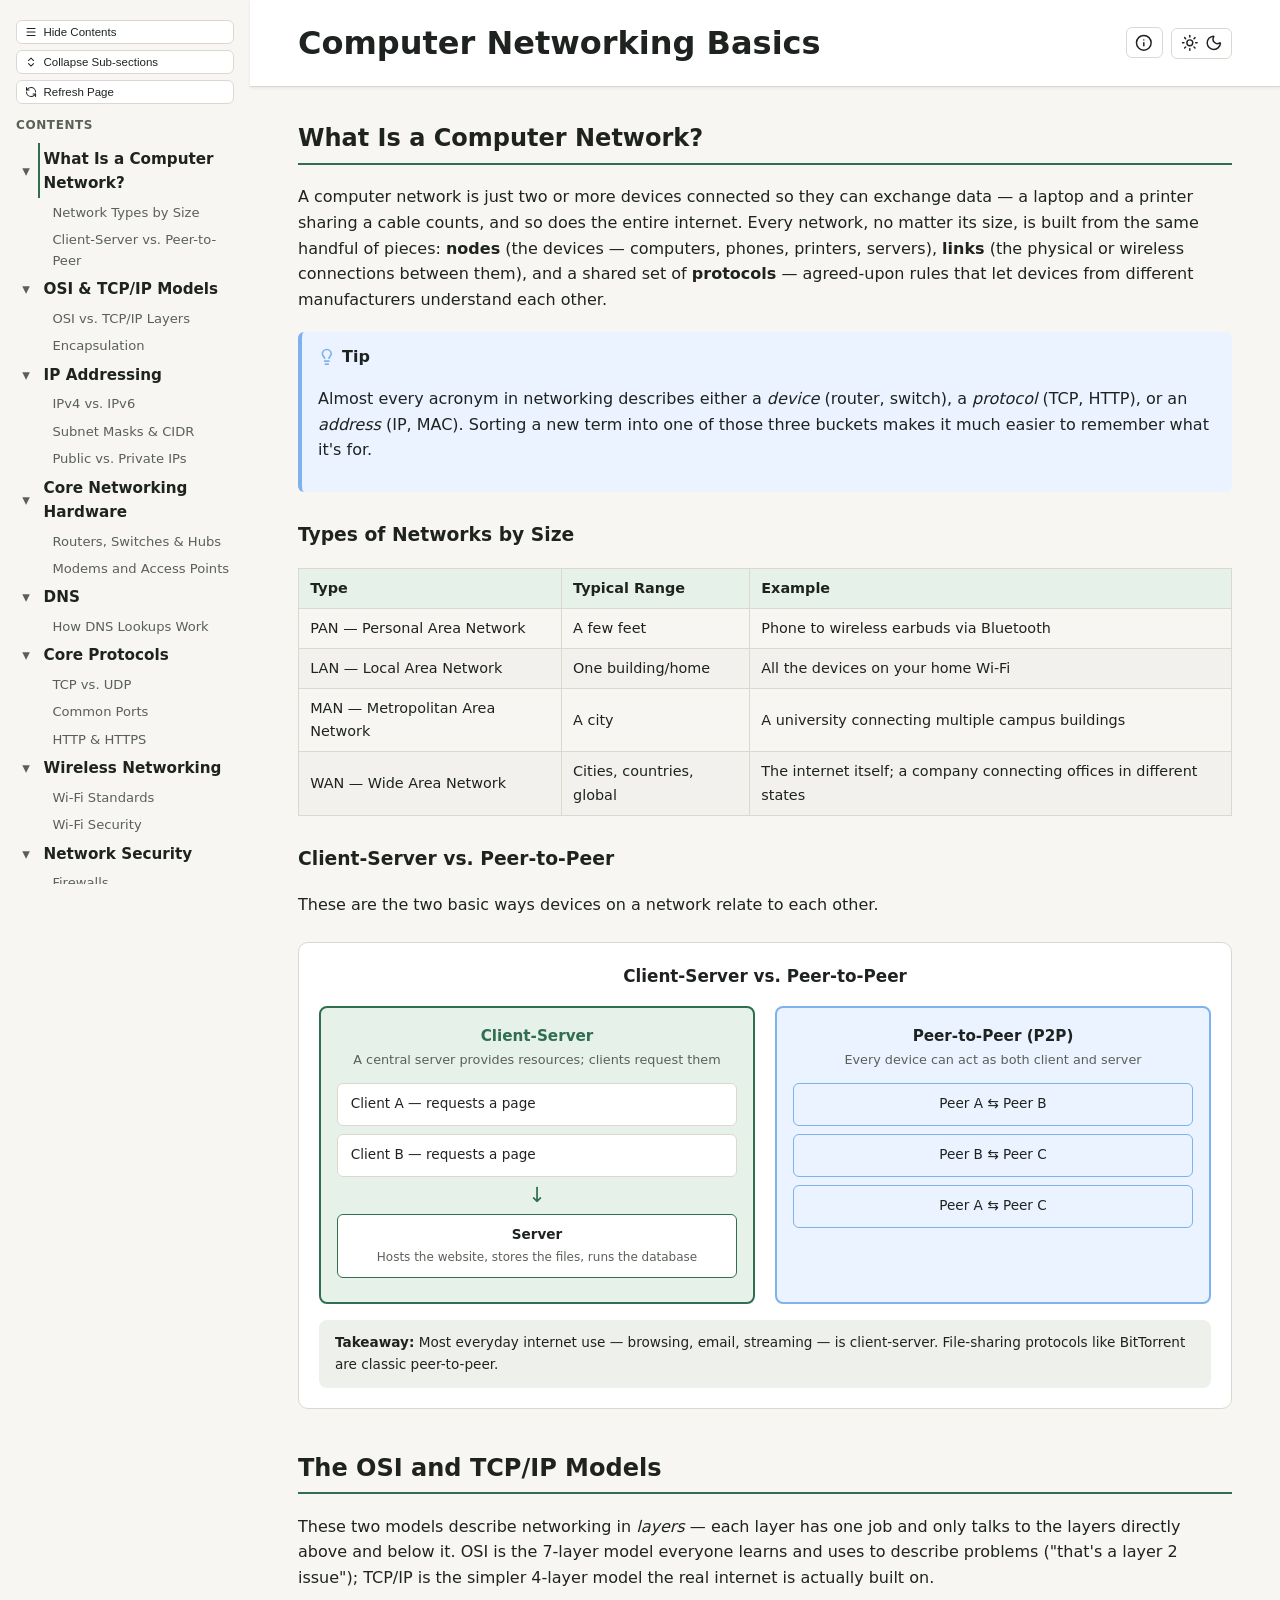
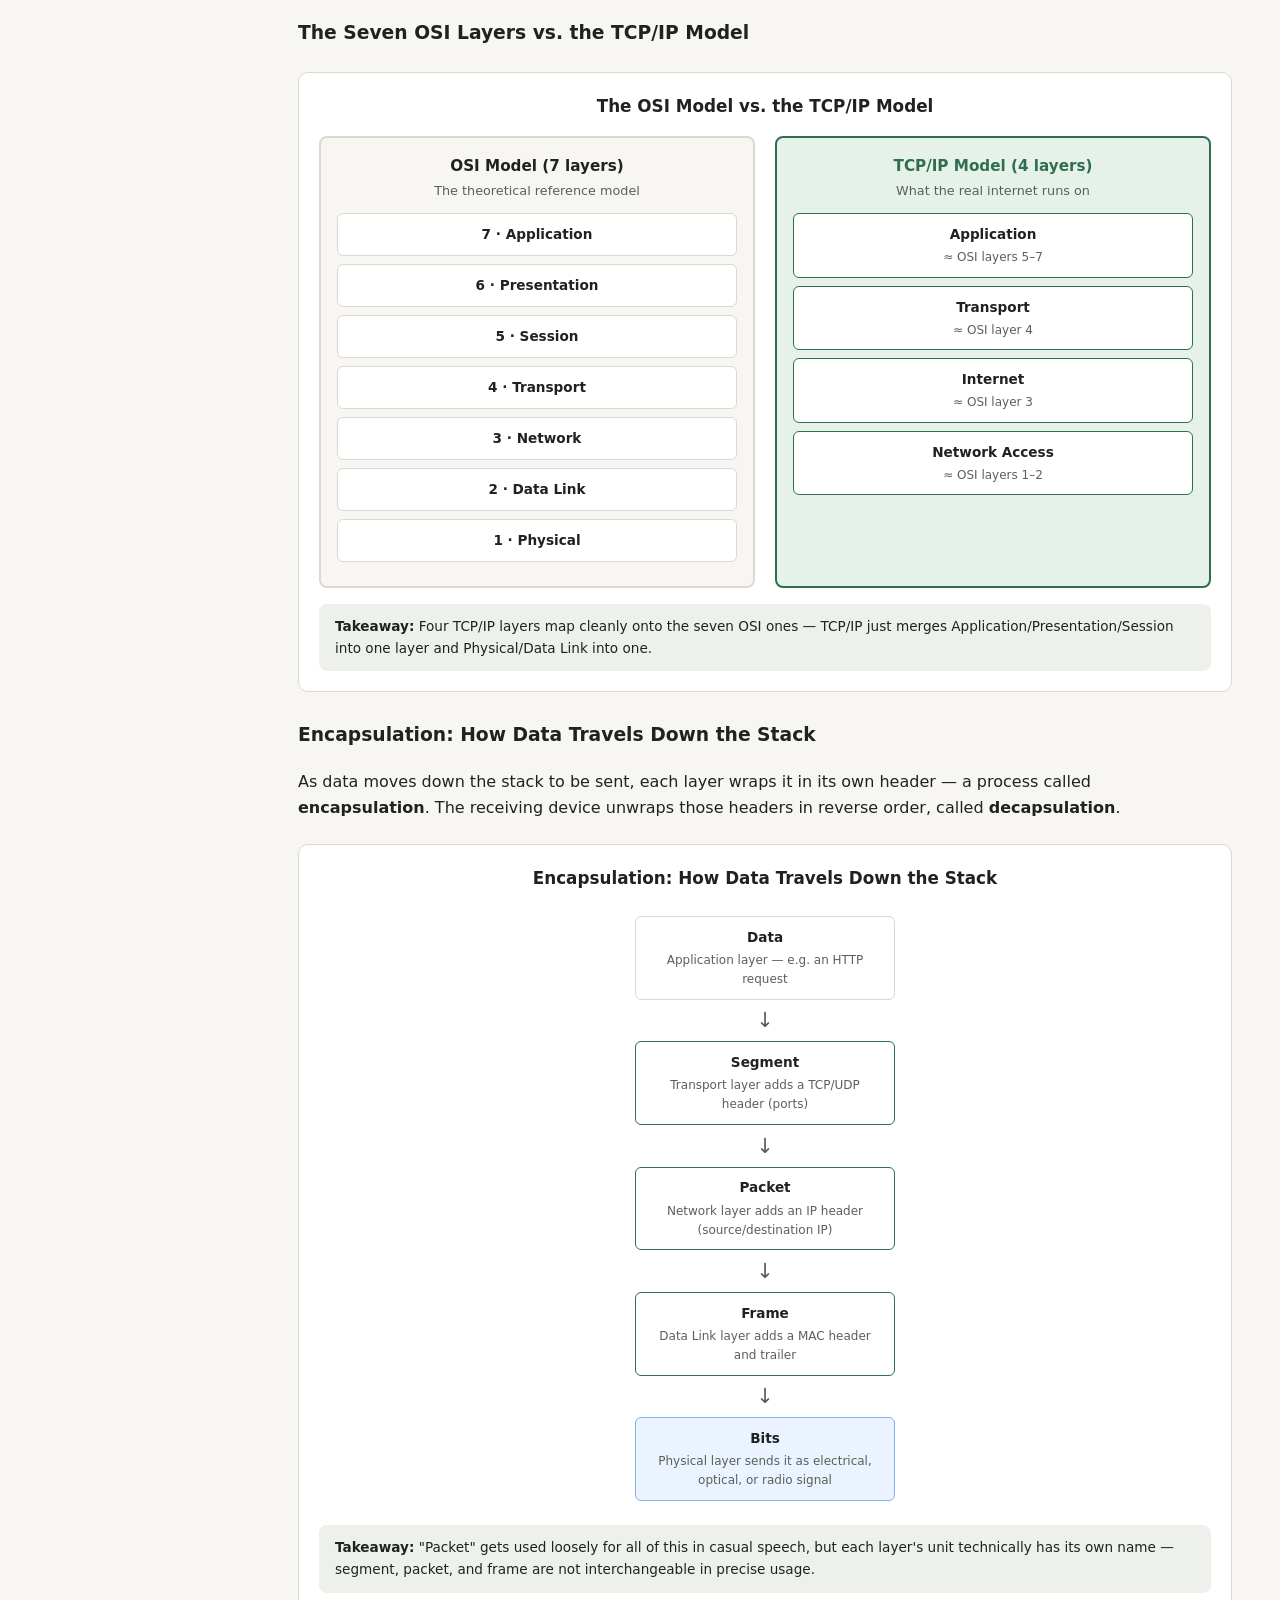
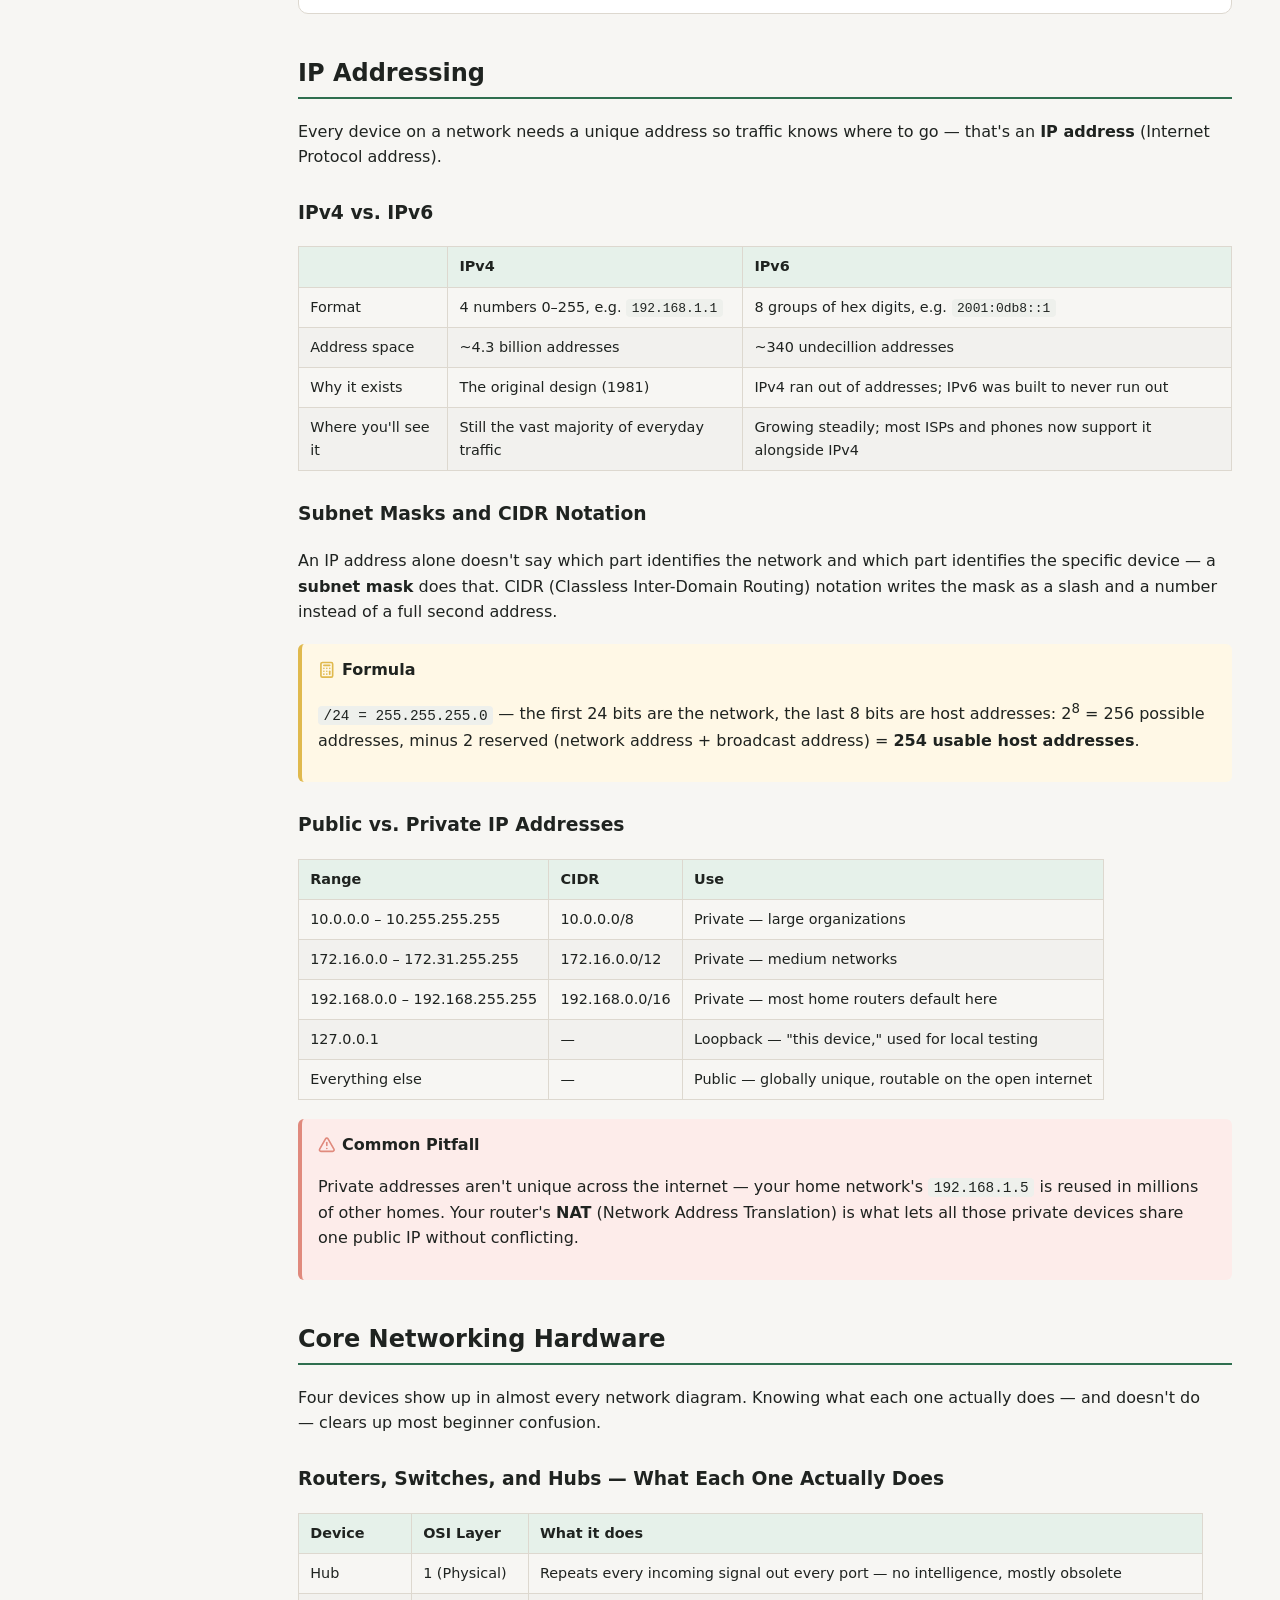
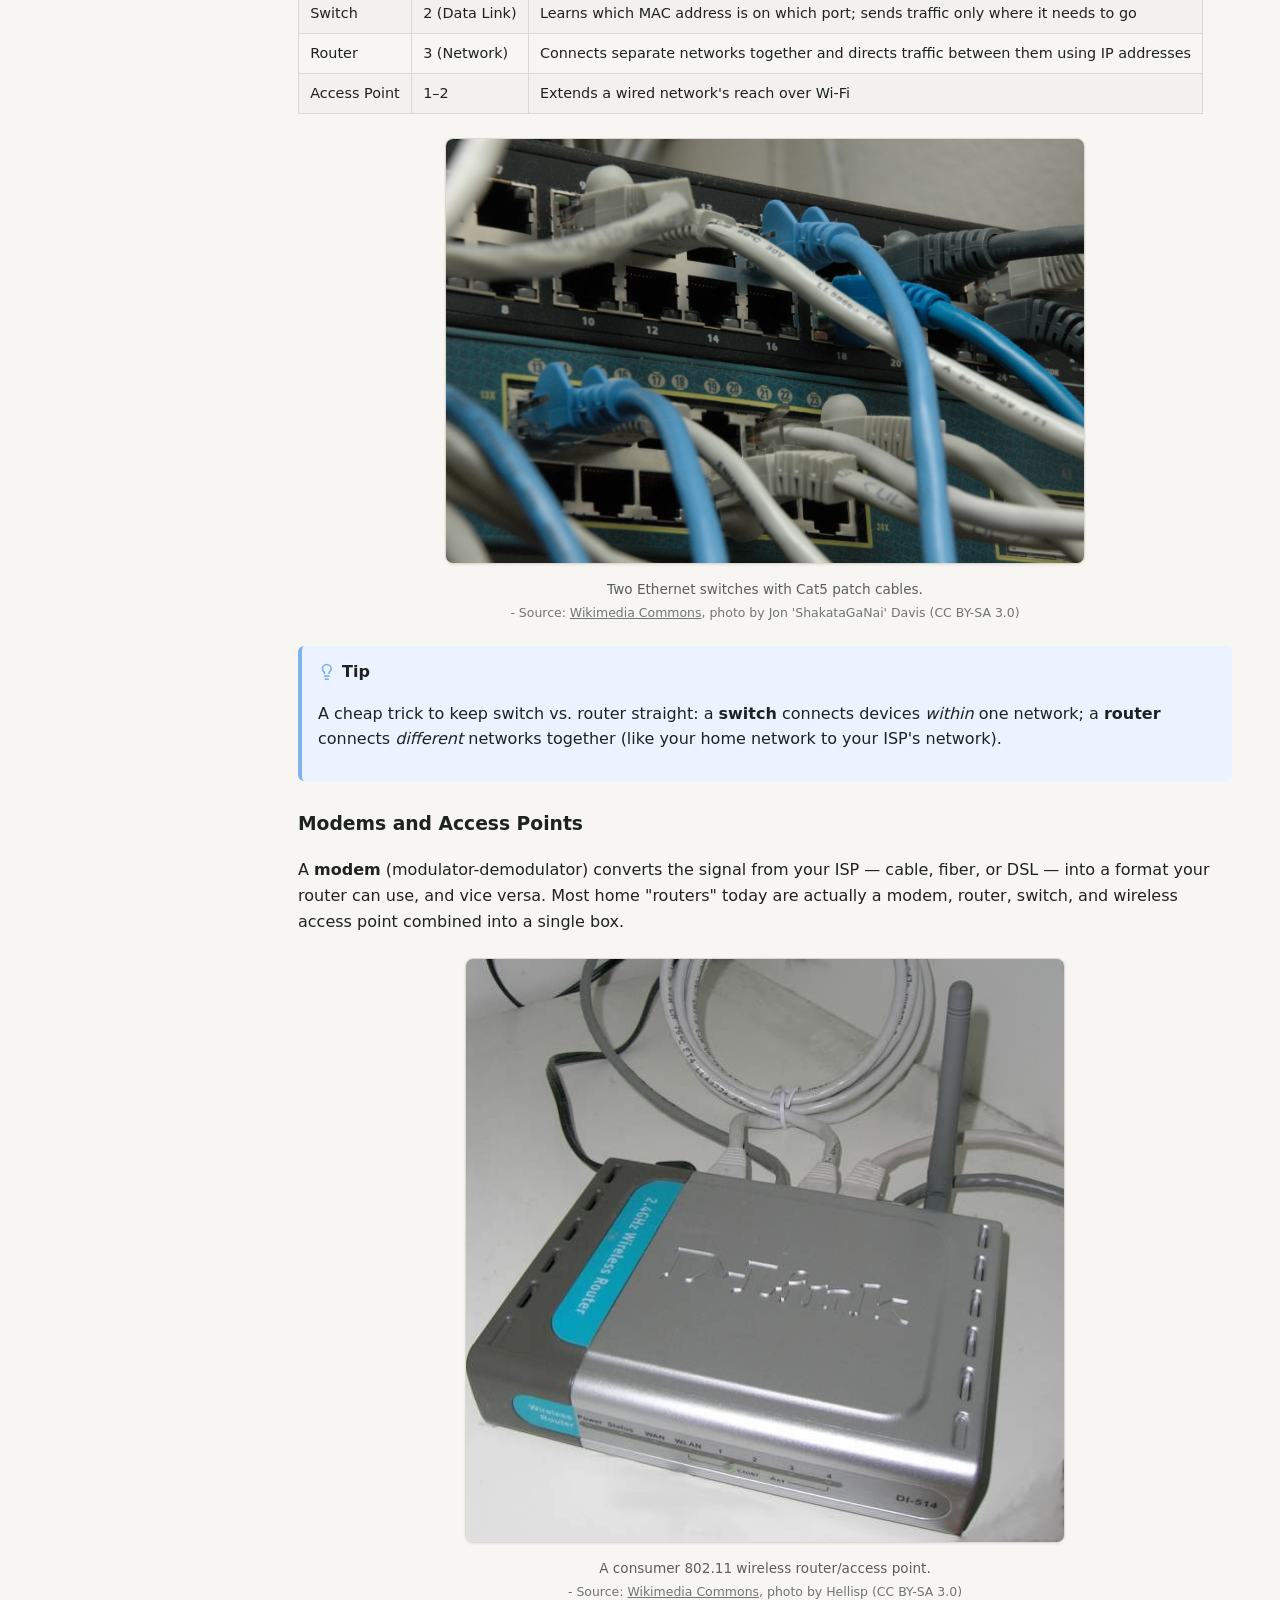
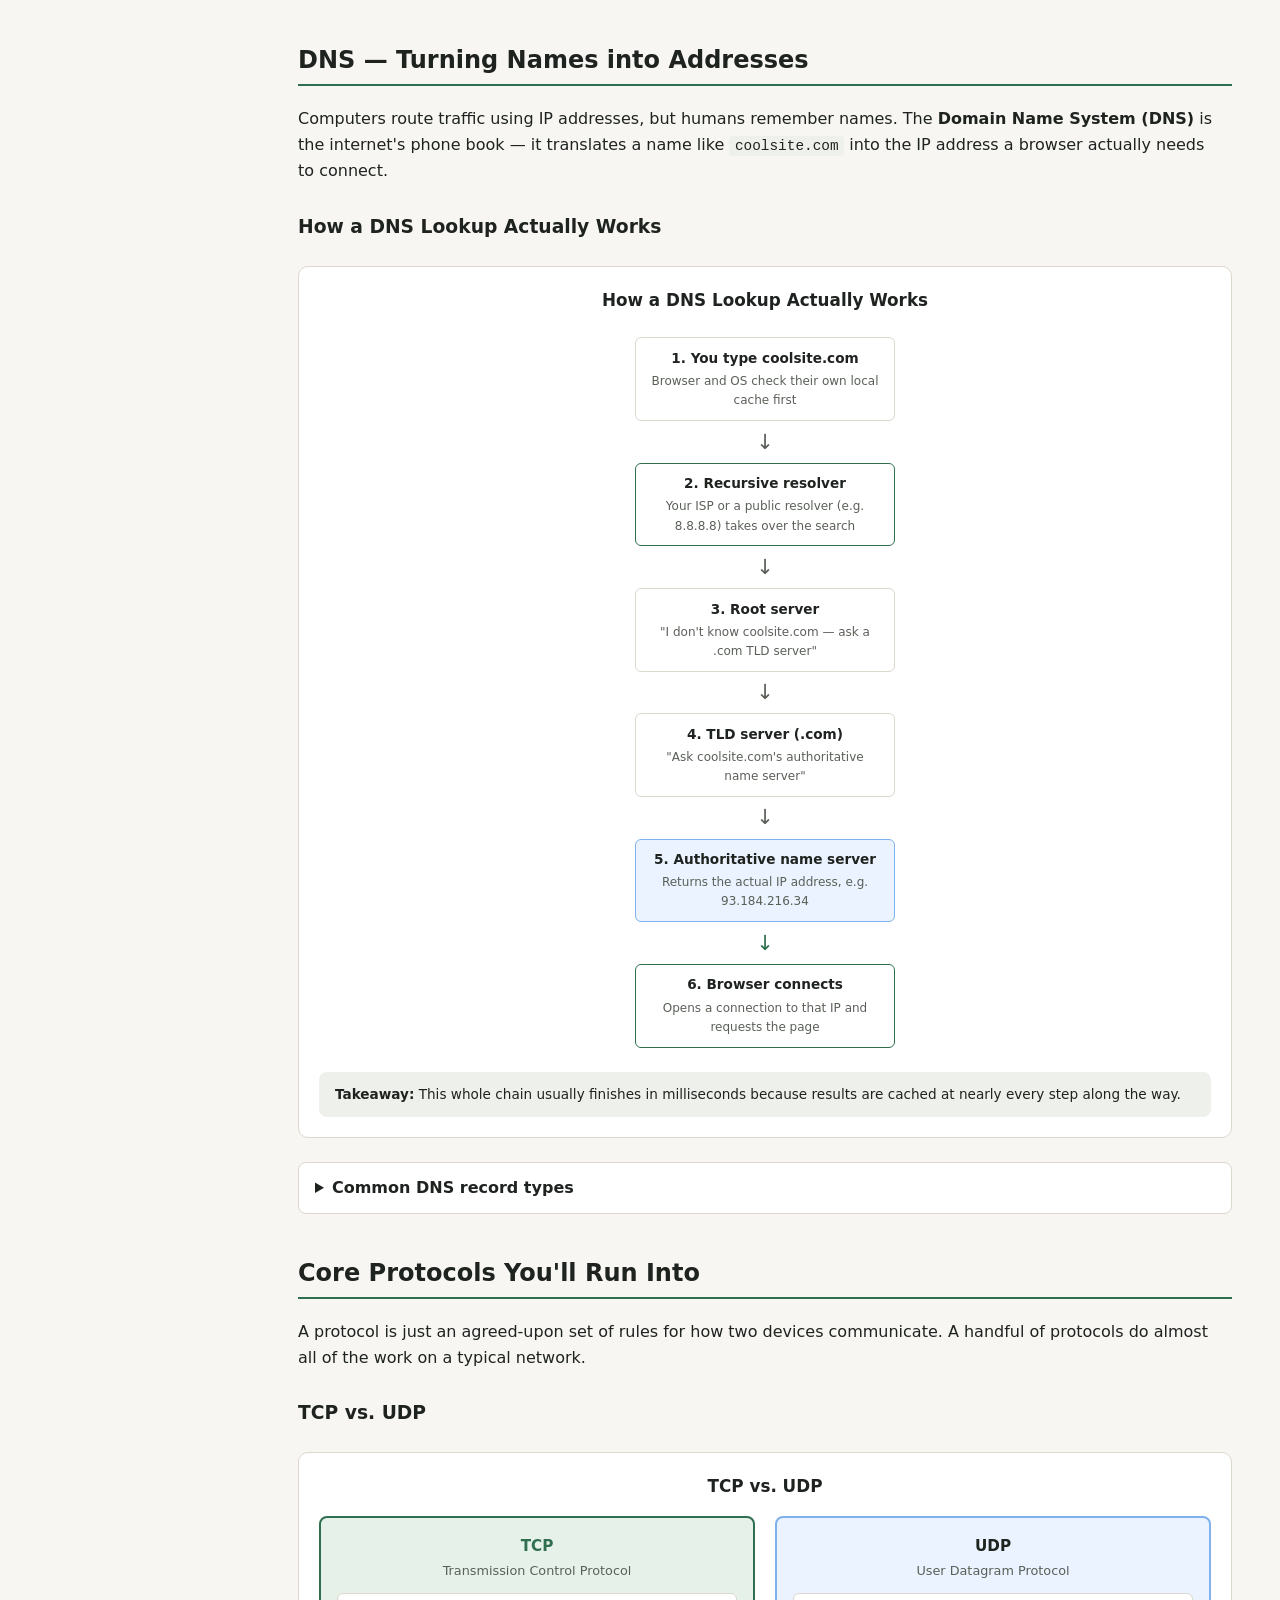
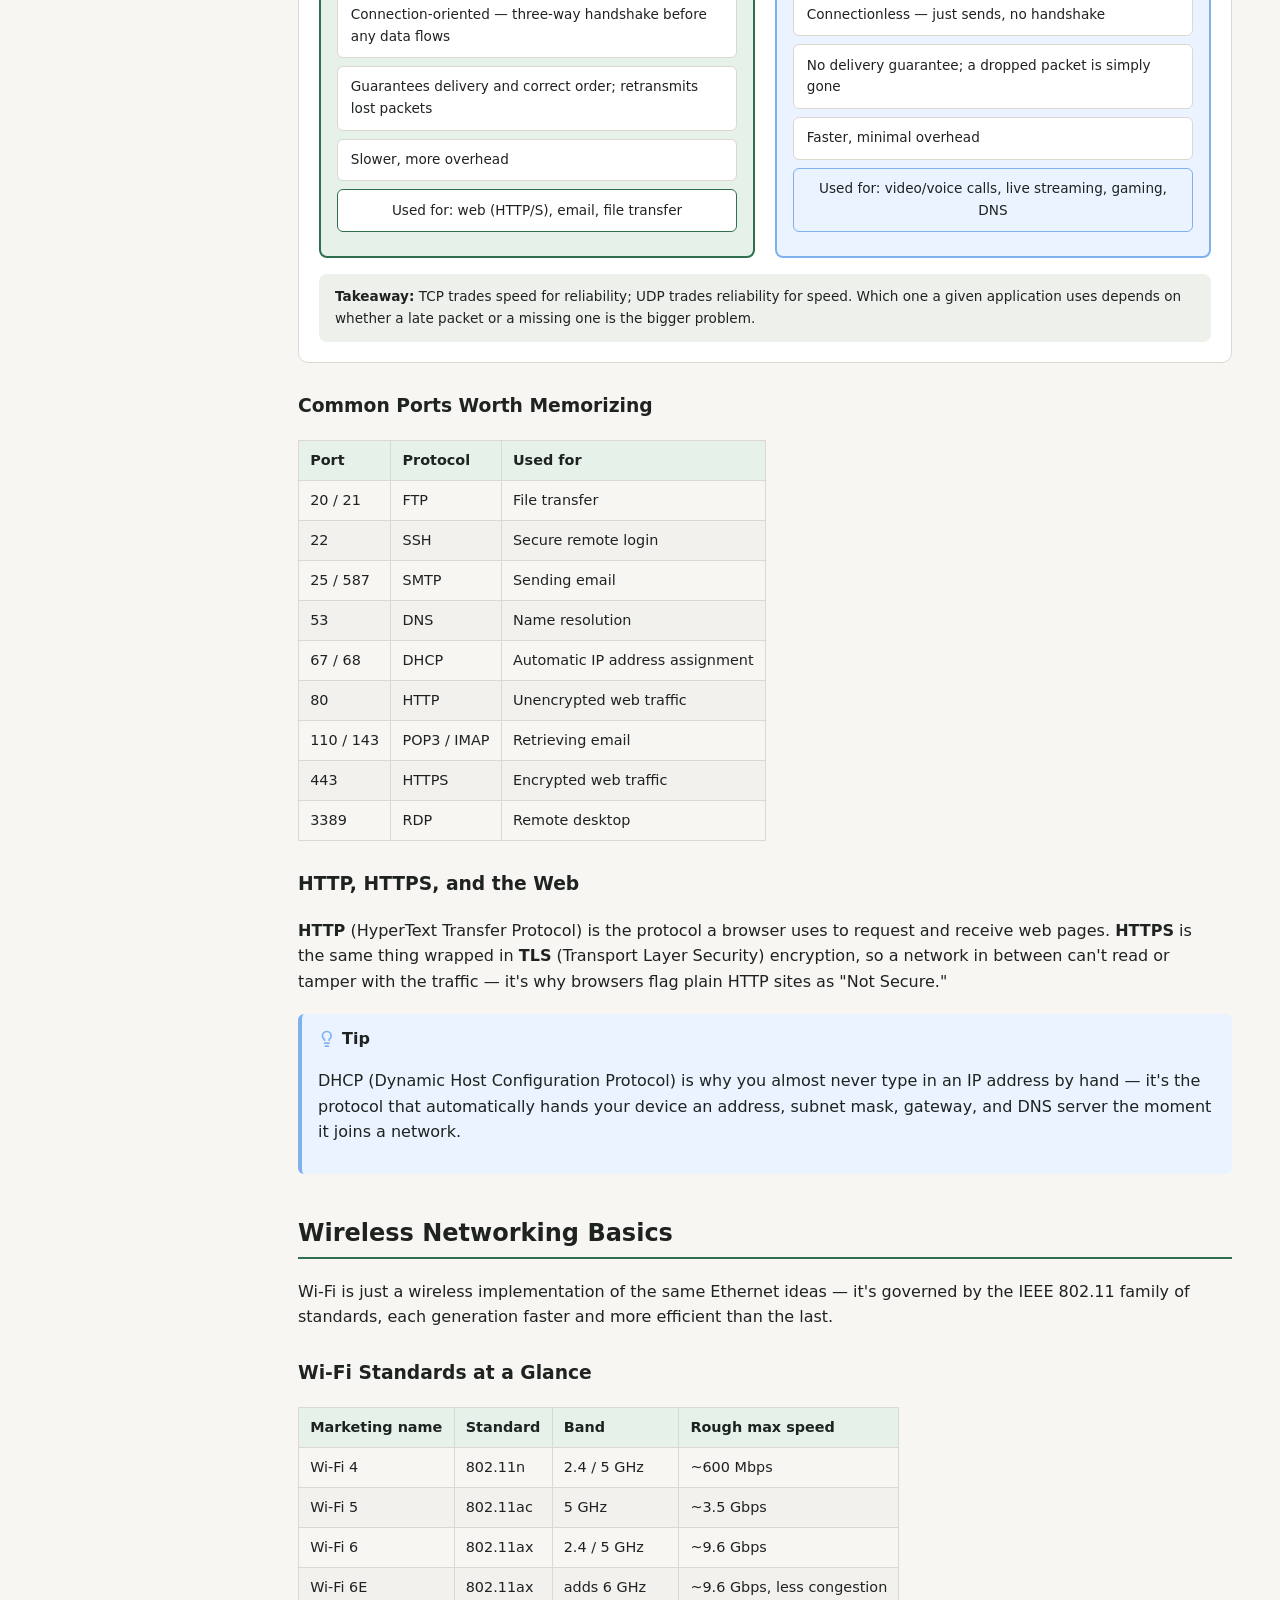
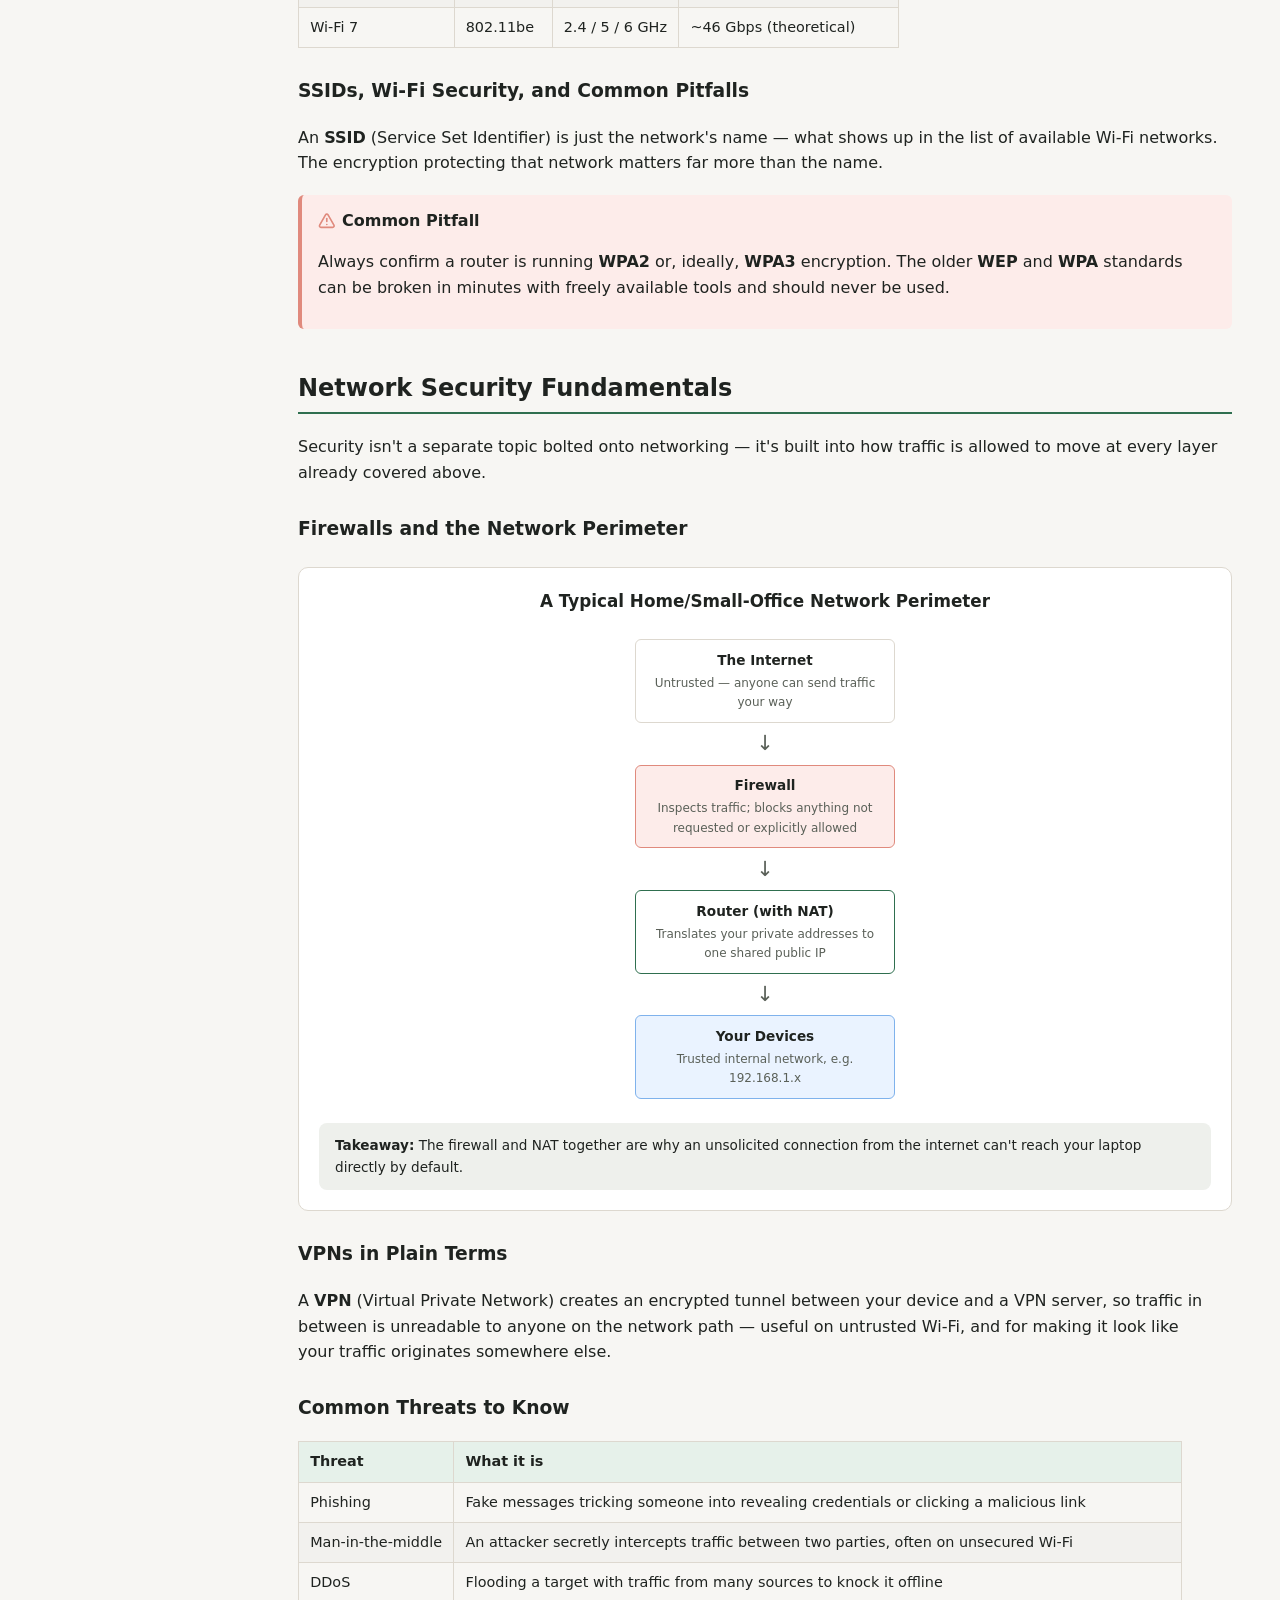
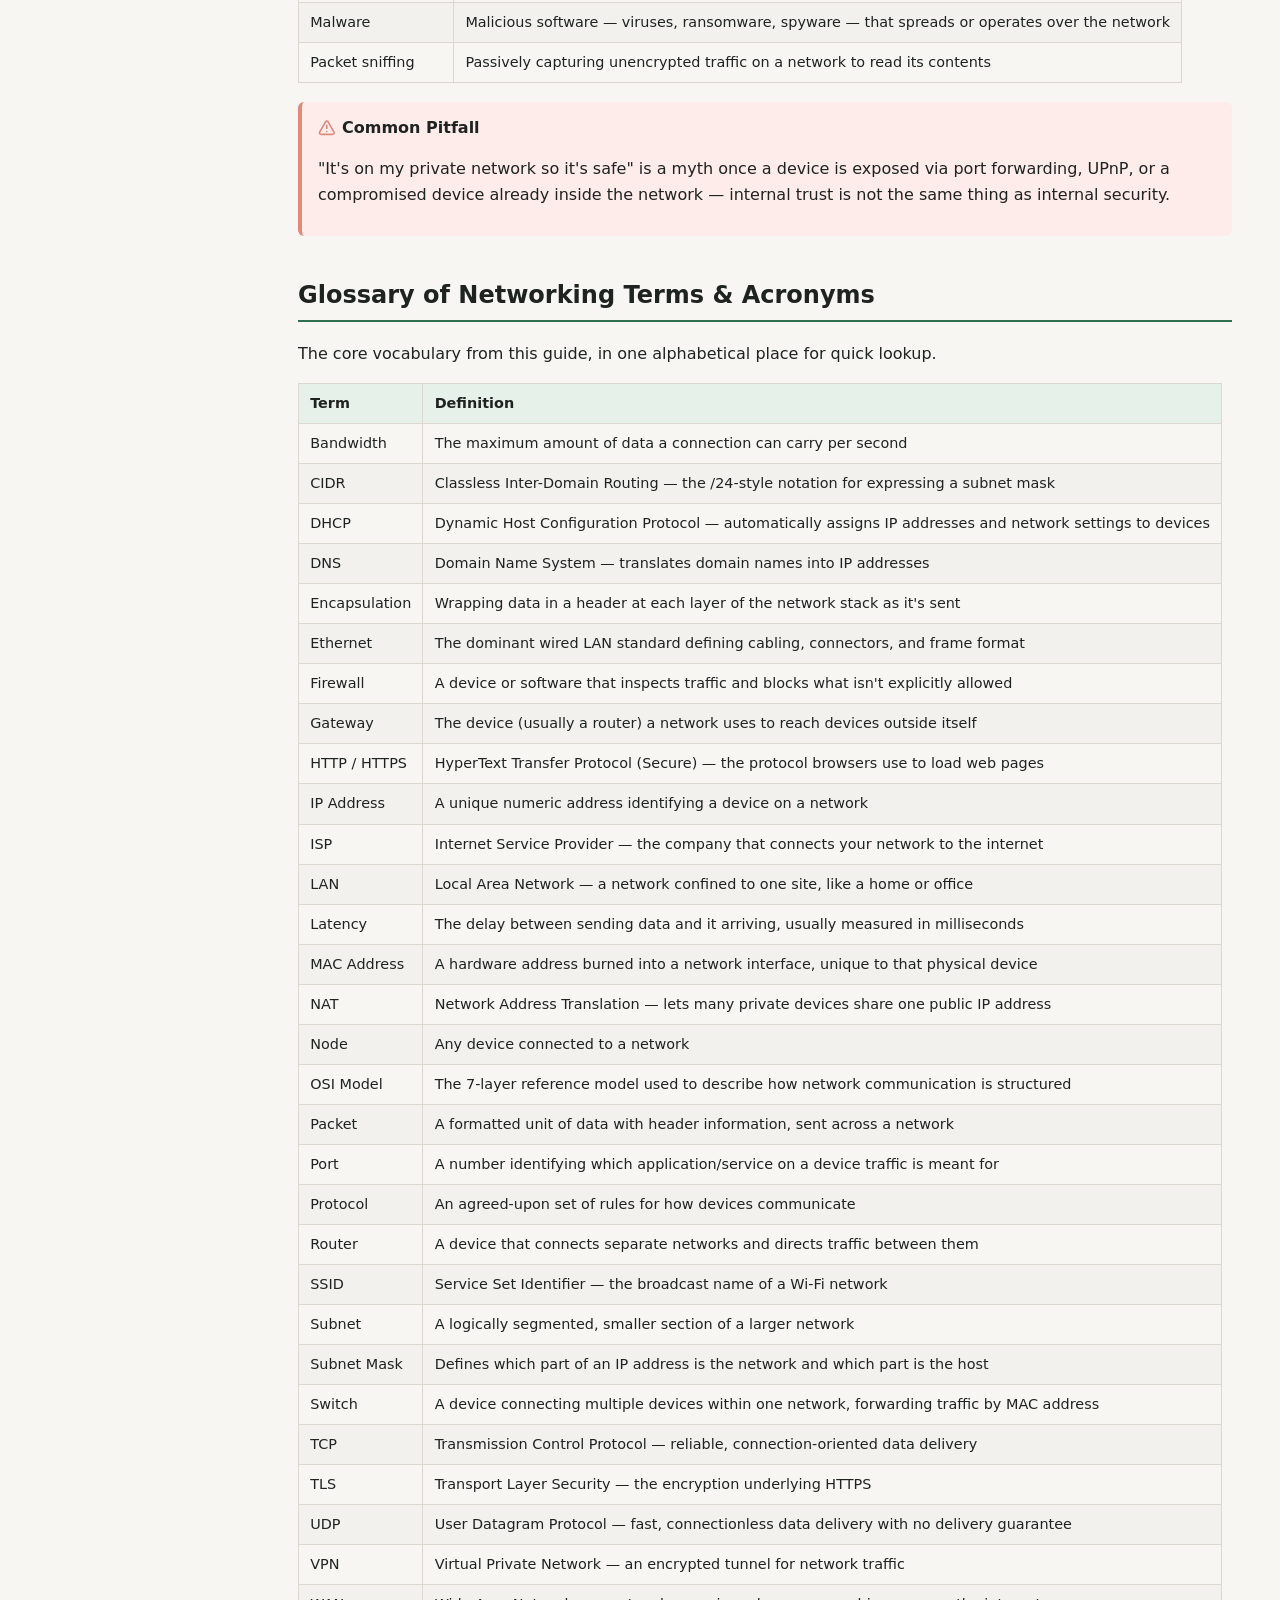
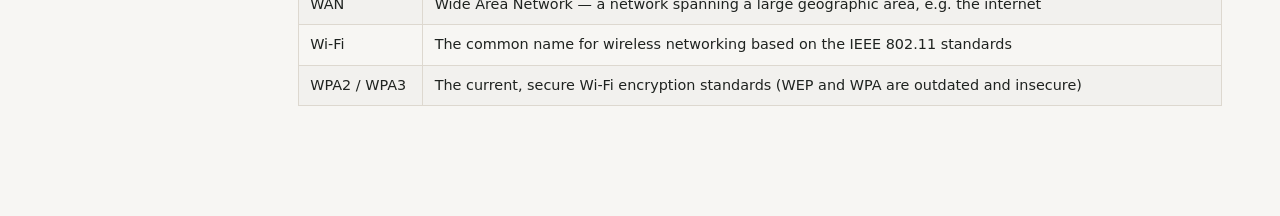
<file: Computer Networking Basics - Overview.html>
<!doctype html>
<html lang="en">
<head>
  <meta charset="utf-8">
  <meta name="viewport" content="width=device-width, initial-scale=1, viewport-fit=cover">
  <title>Computer Networking Basics — Study Guide</title>
  <link rel="stylesheet" href="assets/style.css?v=20260921a">
  <script>
    (function () {
      try {
        var theme = localStorage.getItem("sg-theme");
        if (theme === "light" || theme === "dark") {
          document.documentElement.setAttribute("data-theme", theme);
        }
        if (localStorage.getItem("sg-toc-collapsed") === "1") {
          document.documentElement.classList.add("sg-toc-pref-collapsed");
        }
      } catch (e) {}
    })();
  </script>
</head>
<body>
  <svg style="display:none" aria-hidden="true">
    <symbol id="icon-info" viewBox="0 0 24 24">
      <circle cx="12" cy="12" r="10" /><path d="M12 16v-4" /><path d="M12 8h.01" />
    </symbol>
    <symbol id="icon-sun" viewBox="0 0 24 24">
      <circle cx="12" cy="12" r="4" /><path d="M12 2v2" /><path d="M12 20v2" />
      <path d="m4.93 4.93 1.41 1.41" /><path d="m17.66 17.66 1.41 1.41" />
      <path d="M2 12h2" /><path d="M20 12h2" />
      <path d="m6.34 17.66-1.41 1.41" /><path d="m19.07 4.93-1.41 1.41" />
    </symbol>
    <symbol id="icon-moon" viewBox="0 0 24 24">
      <path d="M20.985 12.486a9 9 0 1 1-9.473-9.472c.405-.022.617.46.402.803a6 6 0 0 0 8.268 8.268c.344-.215.825-.004.803.401" />
    </symbol>
    <symbol id="icon-menu" viewBox="0 0 24 24">
      <path d="M4 5h16" /><path d="M4 12h16" /><path d="M4 19h16" />
    </symbol>
    <symbol id="icon-chevrons-up-down" viewBox="0 0 24 24">
      <path d="m7 15 5 5 5-5" /><path d="m7 9 5-5 5 5" />
    </symbol>
    <symbol id="icon-arrow-up" viewBox="0 0 24 24">
      <path d="m5 12 7-7 7 7" /><path d="M12 19V5" />
    </symbol>
    <symbol id="icon-lightbulb" viewBox="0 0 24 24">
      <path d="M15 14c.2-1 .7-1.7 1.5-2.5 1-.9 1.5-2.2 1.5-3.5A6 6 0 0 0 6 8c0 1 .2 2.2 1.5 3.5.7.7 1.3 1.5 1.5 2.5" />
      <path d="M9 18h6" /><path d="M10 22h4" />
    </symbol>
    <symbol id="icon-calculator" viewBox="0 0 24 24">
      <rect width="16" height="20" x="4" y="2" rx="2" />
      <line x1="8" x2="16" y1="6" y2="6" /><line x1="16" x2="16" y1="14" y2="18" />
      <path d="M16 10h.01" /><path d="M12 10h.01" /><path d="M8 10h.01" />
      <path d="M12 14h.01" /><path d="M8 14h.01" /><path d="M12 18h.01" /><path d="M8 18h.01" />
    </symbol>
    <symbol id="icon-triangle-alert" viewBox="0 0 24 24">
      <path d="m21.73 18-8-14a2 2 0 0 0-3.48 0l-8 14A2 2 0 0 0 4 21h16a2 2 0 0 0 1.73-3" />
      <path d="M12 9v4" /><path d="M12 17h.01" />
    </symbol>
    <symbol id="icon-x" viewBox="0 0 24 24">
      <path d="M18 6 6 18" /><path d="m6 6 12 12" />
    </symbol>
  </svg>

  <div class="sg-layout">
    <div class="sg-toc-backdrop" id="sg-toc-backdrop" aria-hidden="true"></div>

    <div class="sg-toc" id="toc">
      <div class="sg-toc-topbar">
        <button class="sg-btn sg-btn-icon sg-toc-close" id="sg-toc-close" title="Close menu" aria-label="Close menu">
          <svg class="sg-icon" aria-hidden="true"><use href="#icon-x"></use></svg>
        </button>
      </div>
      <div class="sg-toc-rail">
        <button class="sg-btn" id="sg-toc-toggle" title="Show/hide the contents sidebar">
          <svg class="sg-icon" aria-hidden="true"><use href="#icon-menu"></use></svg>
          <span class="sg-btn-label">Hide Contents</span>
        </button>
        <button class="sg-btn" id="sg-toc-collapse-all" title="Collapse/expand all sub-sections">
          <svg class="sg-icon" aria-hidden="true"><use href="#icon-chevrons-up-down"></use></svg>
          <span class="sg-btn-label">Collapse Sub-sections</span>
        </button>
      </div>
      <div class="sg-toc-body">
        <div class="sg-toc-title-row">
          <div class="sg-toc-title">Contents</div>
        </div>
        <div id="toc-nav"></div>
      </div>
    </div>

    <div class="sg-main-wrap">
      <header class="sg-header">
        <div class="sg-header-row">
          <button class="sg-btn sg-btn-icon sg-mobile-menu-btn" id="sg-mobile-menu-toggle" title="Open contents menu" aria-label="Open contents menu" aria-expanded="false" aria-controls="toc">
            <svg class="sg-icon" aria-hidden="true"><use href="#icon-menu"></use></svg>
          </button>
          <h1 class="sg-title">Computer Networking Basics</h1>
          <div class="sg-controls">
            <div class="sg-info-wrap">
              <button class="sg-btn sg-btn-icon" id="sg-info-toggle" title="Guide info" aria-expanded="false">
                <svg class="sg-icon" aria-hidden="true"><use href="#icon-info"></use></svg>
              </button>
              <div class="sg-info-popover" id="sg-info-popover" aria-hidden="true">
                <div class="sg-meta">Generated 2026-08-17 &middot; A beginner-friendly tour of core networking concepts</div>
                <div class="sg-badges">
                  <span class="sg-badge">Standard Overview</span>
                  <span class="sg-badge">Beginner</span>
                </div>
              </div>
            </div>
            <button class="sg-btn sg-btn-icon" id="sg-theme-toggle" title="Toggle light/dark">
              <svg class="sg-icon" aria-hidden="true"><use href="#icon-sun"></use></svg>
              <svg class="sg-icon" aria-hidden="true"><use href="#icon-moon"></use></svg>
            </button>
          </div>
        </div>
      </header>

      <main class="sg-main">

        <section>
          <h2>What Is a Computer Network?</h2>
          <p>A computer network is just two or more devices connected so they can exchange data —
          a laptop and a printer sharing a cable counts, and so does the entire internet. Every
          network, no matter its size, is built from the same handful of pieces: <strong>nodes</strong>
          (the devices — computers, phones, printers, servers), <strong>links</strong> (the physical or
          wireless connections between them), and a shared set of <strong>protocols</strong> — agreed-upon
          rules that let devices from different manufacturers understand each other.</p>

          <div class="sg-callout tip">
            <div class="sg-callout-title"><svg class="sg-icon" aria-hidden="true"><use href="#icon-lightbulb"></use></svg> Tip</div>
            <p>Almost every acronym in networking describes either a <em>device</em> (router, switch),
            a <em>protocol</em> (TCP, HTTP), or an <em>address</em> (IP, MAC). Sorting a new term into
            one of those three buckets makes it much easier to remember what it's for.</p>
          </div>

          <h3 data-toc="Network Types by Size">Types of Networks by Size</h3>
          <table>
            <thead><tr><th>Type</th><th>Typical Range</th><th>Example</th></tr></thead>
            <tbody>
              <tr><td>PAN — Personal Area Network</td><td>A few feet</td><td>Phone to wireless earbuds via Bluetooth</td></tr>
              <tr><td>LAN — Local Area Network</td><td>One building/home</td><td>All the devices on your home Wi-Fi</td></tr>
              <tr><td>MAN — Metropolitan Area Network</td><td>A city</td><td>A university connecting multiple campus buildings</td></tr>
              <tr><td>WAN — Wide Area Network</td><td>Cities, countries, global</td><td>The internet itself; a company connecting offices in different states</td></tr>
            </tbody>
          </table>

          <h3>Client-Server vs. Peer-to-Peer</h3>
          <p>These are the two basic ways devices on a network relate to each other.</p>

          <div class="sg-diagram">
            <div class="sg-diagram-title">Client-Server vs. Peer-to-Peer</div>
            <div class="sg-diagram-row">
              <div class="sg-diagram-panel accent">
                <div class="sg-diagram-panel-header">
                  <div class="sg-diagram-panel-title accent-text">Client-Server</div>
                  <div class="sg-diagram-panel-sub">A central server provides resources; clients request them</div>
                </div>
                <div class="sg-diagram-box">Client A — requests a page</div>
                <div class="sg-diagram-box">Client B — requests a page</div>
                <div class="sg-diagram-arrow-down accent">&#8595;</div>
                <div class="sg-diagram-box accent center">
                  <div class="sg-diagram-box-title">Server</div>
                  <div class="sg-diagram-box-sub">Hosts the website, stores the files, runs the database</div>
                </div>
              </div>
              <div class="sg-diagram-panel tip">
                <div class="sg-diagram-panel-header">
                  <div class="sg-diagram-panel-title">Peer-to-Peer (P2P)</div>
                  <div class="sg-diagram-panel-sub">Every device can act as both client and server</div>
                </div>
                <div class="sg-diagram-box tip center">Peer A &#8646; Peer B</div>
                <div class="sg-diagram-box tip center">Peer B &#8646; Peer C</div>
                <div class="sg-diagram-box tip center">Peer A &#8646; Peer C</div>
              </div>
            </div>
            <div class="sg-diagram-footer"><strong>Takeaway:</strong> Most everyday internet use — browsing, email, streaming — is client-server. File-sharing protocols like BitTorrent are classic peer-to-peer.</div>
          </div>
        </section>

        <section>
          <h2 data-toc="OSI &amp; TCP/IP Models">The OSI and TCP/IP Models</h2>
          <p>These two models describe networking in <em>layers</em> — each layer has one job and only
          talks to the layers directly above and below it. OSI is the 7-layer model everyone learns
          and uses to describe problems ("that's a layer 2 issue"); TCP/IP is the simpler 4-layer
          model the real internet is actually built on.</p>

          <h3 data-toc="OSI vs. TCP/IP Layers">The Seven OSI Layers vs. the TCP/IP Model</h3>
          <div class="sg-diagram">
            <div class="sg-diagram-title">The OSI Model vs. the TCP/IP Model</div>
            <div class="sg-diagram-row">
              <div class="sg-diagram-panel">
                <div class="sg-diagram-panel-header">
                  <div class="sg-diagram-panel-title">OSI Model (7 layers)</div>
                  <div class="sg-diagram-panel-sub">The theoretical reference model</div>
                </div>
                <div class="sg-diagram-box center"><div class="sg-diagram-box-title">7 &middot; Application</div></div>
                <div class="sg-diagram-box center"><div class="sg-diagram-box-title">6 &middot; Presentation</div></div>
                <div class="sg-diagram-box center"><div class="sg-diagram-box-title">5 &middot; Session</div></div>
                <div class="sg-diagram-box center"><div class="sg-diagram-box-title">4 &middot; Transport</div></div>
                <div class="sg-diagram-box center"><div class="sg-diagram-box-title">3 &middot; Network</div></div>
                <div class="sg-diagram-box center"><div class="sg-diagram-box-title">2 &middot; Data Link</div></div>
                <div class="sg-diagram-box center"><div class="sg-diagram-box-title">1 &middot; Physical</div></div>
              </div>
              <div class="sg-diagram-panel accent">
                <div class="sg-diagram-panel-header">
                  <div class="sg-diagram-panel-title accent-text">TCP/IP Model (4 layers)</div>
                  <div class="sg-diagram-panel-sub">What the real internet runs on</div>
                </div>
                <div class="sg-diagram-box accent center"><div class="sg-diagram-box-title">Application</div><div class="sg-diagram-box-sub">&#8776; OSI layers 5&ndash;7</div></div>
                <div class="sg-diagram-box accent center"><div class="sg-diagram-box-title">Transport</div><div class="sg-diagram-box-sub">&#8776; OSI layer 4</div></div>
                <div class="sg-diagram-box accent center"><div class="sg-diagram-box-title">Internet</div><div class="sg-diagram-box-sub">&#8776; OSI layer 3</div></div>
                <div class="sg-diagram-box accent center"><div class="sg-diagram-box-title">Network Access</div><div class="sg-diagram-box-sub">&#8776; OSI layers 1&ndash;2</div></div>
              </div>
            </div>
            <div class="sg-diagram-footer"><strong>Takeaway:</strong> Four TCP/IP layers map cleanly onto the seven OSI ones — TCP/IP just merges Application/Presentation/Session into one layer and Physical/Data Link into one.</div>
          </div>

          <h3 data-toc="Encapsulation">Encapsulation: How Data Travels Down the Stack</h3>
          <p>As data moves down the stack to be sent, each layer wraps it in its own header — a
          process called <strong>encapsulation</strong>. The receiving device unwraps those headers in
          reverse order, called <strong>decapsulation</strong>.</p>

          <div class="sg-diagram">
            <div class="sg-diagram-title">Encapsulation: How Data Travels Down the Stack</div>
            <div class="sg-diagram-flow-branches">
              <div class="sg-diagram-flow-column">
                <div class="sg-diagram-box center"><div class="sg-diagram-box-title">Data</div><div class="sg-diagram-box-sub">Application layer &mdash; e.g. an HTTP request</div></div>
                <div class="sg-diagram-arrow-down">&#8595;</div>
                <div class="sg-diagram-box accent center"><div class="sg-diagram-box-title">Segment</div><div class="sg-diagram-box-sub">Transport layer adds a TCP/UDP header (ports)</div></div>
                <div class="sg-diagram-arrow-down">&#8595;</div>
                <div class="sg-diagram-box accent center"><div class="sg-diagram-box-title">Packet</div><div class="sg-diagram-box-sub">Network layer adds an IP header (source/destination IP)</div></div>
                <div class="sg-diagram-arrow-down">&#8595;</div>
                <div class="sg-diagram-box accent center"><div class="sg-diagram-box-title">Frame</div><div class="sg-diagram-box-sub">Data Link layer adds a MAC header and trailer</div></div>
                <div class="sg-diagram-arrow-down">&#8595;</div>
                <div class="sg-diagram-box tip center"><div class="sg-diagram-box-title">Bits</div><div class="sg-diagram-box-sub">Physical layer sends it as electrical, optical, or radio signal</div></div>
              </div>
            </div>
            <div class="sg-diagram-footer"><strong>Takeaway:</strong> "Packet" gets used loosely for all of this in casual speech, but each layer's unit technically has its own name — segment, packet, and frame are not interchangeable in precise usage.</div>
          </div>
        </section>

        <section>
          <h2>IP Addressing</h2>
          <p>Every device on a network needs a unique address so traffic knows where to go — that's
          an <strong>IP address</strong> (Internet Protocol address).</p>

          <h3>IPv4 vs. IPv6</h3>
          <table>
            <thead><tr><th></th><th>IPv4</th><th>IPv6</th></tr></thead>
            <tbody>
              <tr><td>Format</td><td>4 numbers 0&ndash;255, e.g. <code>192.168.1.1</code></td><td>8 groups of hex digits, e.g. <code>2001:0db8::1</code></td></tr>
              <tr><td>Address space</td><td>~4.3 billion addresses</td><td>~340 undecillion addresses</td></tr>
              <tr><td>Why it exists</td><td>The original design (1981)</td><td>IPv4 ran out of addresses; IPv6 was built to never run out</td></tr>
              <tr><td>Where you'll see it</td><td>Still the vast majority of everyday traffic</td><td>Growing steadily; most ISPs and phones now support it alongside IPv4</td></tr>
            </tbody>
          </table>

          <h3 data-toc="Subnet Masks &amp; CIDR">Subnet Masks and CIDR Notation</h3>
          <p>An IP address alone doesn't say which part identifies the network and which part
          identifies the specific device — a <strong>subnet mask</strong> does that. CIDR (Classless
          Inter-Domain Routing) notation writes the mask as a slash and a number instead of a full
          second address.</p>

          <div class="sg-callout formula">
            <div class="sg-callout-title"><svg class="sg-icon" aria-hidden="true"><use href="#icon-calculator"></use></svg> Formula</div>
            <p><code>/24 = 255.255.255.0</code> &mdash; the first 24 bits are the network, the last 8
            bits are host addresses: 2<sup>8</sup> = 256 possible addresses, minus 2 reserved
            (network address + broadcast address) = <strong>254 usable host addresses</strong>.</p>
          </div>

          <h3 data-toc="Public vs. Private IPs">Public vs. Private IP Addresses</h3>
          <table>
            <thead><tr><th>Range</th><th>CIDR</th><th>Use</th></tr></thead>
            <tbody>
              <tr><td>10.0.0.0 &ndash; 10.255.255.255</td><td>10.0.0.0/8</td><td>Private &mdash; large organizations</td></tr>
              <tr><td>172.16.0.0 &ndash; 172.31.255.255</td><td>172.16.0.0/12</td><td>Private &mdash; medium networks</td></tr>
              <tr><td>192.168.0.0 &ndash; 192.168.255.255</td><td>192.168.0.0/16</td><td>Private &mdash; most home routers default here</td></tr>
              <tr><td>127.0.0.1</td><td>&mdash;</td><td>Loopback &mdash; "this device," used for local testing</td></tr>
              <tr><td>Everything else</td><td>&mdash;</td><td>Public &mdash; globally unique, routable on the open internet</td></tr>
            </tbody>
          </table>

          <div class="sg-callout warning">
            <div class="sg-callout-title"><svg class="sg-icon" aria-hidden="true"><use href="#icon-triangle-alert"></use></svg> Common Pitfall</div>
            <p>Private addresses aren't unique across the internet — your home network's <code>192.168.1.5</code>
            is reused in millions of other homes. Your router's <strong>NAT</strong> (Network Address
            Translation) is what lets all those private devices share one public IP without conflicting.</p>
          </div>
        </section>

        <section>
          <h2>Core Networking Hardware</h2>
          <p>Four devices show up in almost every network diagram. Knowing what each one actually
          does — and doesn't do — clears up most beginner confusion.</p>

          <h3 data-toc="Routers, Switches &amp; Hubs">Routers, Switches, and Hubs — What Each One Actually Does</h3>
          <table>
            <thead><tr><th>Device</th><th>OSI Layer</th><th>What it does</th></tr></thead>
            <tbody>
              <tr><td>Hub</td><td>1 (Physical)</td><td>Repeats every incoming signal out every port &mdash; no intelligence, mostly obsolete</td></tr>
              <tr><td>Switch</td><td>2 (Data Link)</td><td>Learns which MAC address is on which port; sends traffic only where it needs to go</td></tr>
              <tr><td>Router</td><td>3 (Network)</td><td>Connects separate networks together and directs traffic between them using IP addresses</td></tr>
              <tr><td>Access Point</td><td>1&ndash;2</td><td>Extends a wired network's reach over Wi-Fi</td></tr>
            </tbody>
          </table>

          <figure>
            <img src="images/computer-networking-basics/network-switches.jpg" alt="Two network switches with several Cat5 Ethernet cables plugged in">
            <figcaption>Two Ethernet switches with Cat5 patch cables. <span class="sg-figure-source">- Source: <a href="https://commons.wikimedia.org/wiki/File:Network_switches.jpg" target="_blank" rel="noopener">Wikimedia Commons</a>, photo by Jon 'ShakataGaNai' Davis (CC BY-SA 3.0)</span></figcaption>
          </figure>

          <div class="sg-callout tip">
            <div class="sg-callout-title"><svg class="sg-icon" aria-hidden="true"><use href="#icon-lightbulb"></use></svg> Tip</div>
            <p>A cheap trick to keep switch vs. router straight: a <strong>switch</strong> connects
            devices <em>within</em> one network; a <strong>router</strong> connects <em>different</em>
            networks together (like your home network to your ISP's network).</p>
          </div>

          <h3>Modems and Access Points</h3>
          <p>A <strong>modem</strong> (modulator-demodulator) converts the signal from your ISP —
          cable, fiber, or DSL — into a format your router can use, and vice versa. Most home
          "routers" today are actually a modem, router, switch, and wireless access point combined
          into a single box.</p>

          <figure>
            <img src="images/computer-networking-basics/wifi-router.jpg" alt="A consumer wireless router with an external antenna">
            <figcaption>A consumer 802.11 wireless router/access point. <span class="sg-figure-source">- Source: <a href="https://commons.wikimedia.org/wiki/File:Dlink_wireless_router.jpg" target="_blank" rel="noopener">Wikimedia Commons</a>, photo by Hellisp (CC BY-SA 3.0)</span></figcaption>
          </figure>
        </section>

        <section>
          <h2 data-toc="DNS">DNS — Turning Names into Addresses</h2>
          <p>Computers route traffic using IP addresses, but humans remember names. The <strong>Domain
          Name System (DNS)</strong> is the internet's phone book — it translates a name like
          <code>coolsite.com</code> into the IP address a browser actually needs to connect.</p>

          <h3 data-toc="How DNS Lookups Work">How a DNS Lookup Actually Works</h3>
          <div class="sg-diagram">
            <div class="sg-diagram-title">How a DNS Lookup Actually Works</div>
            <div class="sg-diagram-flow-branches">
              <div class="sg-diagram-flow-column">
                <div class="sg-diagram-box center"><div class="sg-diagram-box-title">1. You type coolsite.com</div><div class="sg-diagram-box-sub">Browser and OS check their own local cache first</div></div>
                <div class="sg-diagram-arrow-down">&#8595;</div>
                <div class="sg-diagram-box accent center"><div class="sg-diagram-box-title">2. Recursive resolver</div><div class="sg-diagram-box-sub">Your ISP or a public resolver (e.g. 8.8.8.8) takes over the search</div></div>
                <div class="sg-diagram-arrow-down">&#8595;</div>
                <div class="sg-diagram-box center"><div class="sg-diagram-box-title">3. Root server</div><div class="sg-diagram-box-sub">"I don't know coolsite.com &mdash; ask a .com TLD server"</div></div>
                <div class="sg-diagram-arrow-down">&#8595;</div>
                <div class="sg-diagram-box center"><div class="sg-diagram-box-title">4. TLD server (.com)</div><div class="sg-diagram-box-sub">"Ask coolsite.com's authoritative name server"</div></div>
                <div class="sg-diagram-arrow-down">&#8595;</div>
                <div class="sg-diagram-box tip center"><div class="sg-diagram-box-title">5. Authoritative name server</div><div class="sg-diagram-box-sub">Returns the actual IP address, e.g. 93.184.216.34</div></div>
                <div class="sg-diagram-arrow-down accent">&#8595;</div>
                <div class="sg-diagram-box accent center"><div class="sg-diagram-box-title">6. Browser connects</div><div class="sg-diagram-box-sub">Opens a connection to that IP and requests the page</div></div>
              </div>
            </div>
            <div class="sg-diagram-footer"><strong>Takeaway:</strong> This whole chain usually finishes in milliseconds because results are cached at nearly every step along the way.</div>
          </div>

          <details class="sg-section">
            <summary>Common DNS record types</summary>
            <table>
              <thead><tr><th>Record</th><th>Purpose</th></tr></thead>
              <tbody>
                <tr><td>A</td><td>Maps a name to an IPv4 address</td></tr>
                <tr><td>AAAA</td><td>Maps a name to an IPv6 address</td></tr>
                <tr><td>CNAME</td><td>Aliases one name to another name</td></tr>
                <tr><td>MX</td><td>Points a domain to its mail server</td></tr>
                <tr><td>TXT</td><td>Free-form text, often used for domain verification/security policies</td></tr>
              </tbody>
            </table>
          </details>
        </section>

        <section>
          <h2 data-toc="Core Protocols">Core Protocols You'll Run Into</h2>
          <p>A protocol is just an agreed-upon set of rules for how two devices communicate. A
          handful of protocols do almost all of the work on a typical network.</p>

          <h3>TCP vs. UDP</h3>
          <div class="sg-diagram">
            <div class="sg-diagram-title">TCP vs. UDP</div>
            <div class="sg-diagram-row">
              <div class="sg-diagram-panel accent">
                <div class="sg-diagram-panel-header">
                  <div class="sg-diagram-panel-title accent-text">TCP</div>
                  <div class="sg-diagram-panel-sub">Transmission Control Protocol</div>
                </div>
                <div class="sg-diagram-box">Connection-oriented &mdash; three-way handshake before any data flows</div>
                <div class="sg-diagram-box">Guarantees delivery and correct order; retransmits lost packets</div>
                <div class="sg-diagram-box">Slower, more overhead</div>
                <div class="sg-diagram-box accent center">Used for: web (HTTP/S), email, file transfer</div>
              </div>
              <div class="sg-diagram-panel tip">
                <div class="sg-diagram-panel-header">
                  <div class="sg-diagram-panel-title">UDP</div>
                  <div class="sg-diagram-panel-sub">User Datagram Protocol</div>
                </div>
                <div class="sg-diagram-box">Connectionless &mdash; just sends, no handshake</div>
                <div class="sg-diagram-box">No delivery guarantee; a dropped packet is simply gone</div>
                <div class="sg-diagram-box">Faster, minimal overhead</div>
                <div class="sg-diagram-box tip center">Used for: video/voice calls, live streaming, gaming, DNS</div>
              </div>
            </div>
            <div class="sg-diagram-footer"><strong>Takeaway:</strong> TCP trades speed for reliability; UDP trades reliability for speed. Which one a given application uses depends on whether a late packet or a missing one is the bigger problem.</div>
          </div>

          <h3 data-toc="Common Ports">Common Ports Worth Memorizing</h3>
          <table>
            <thead><tr><th>Port</th><th>Protocol</th><th>Used for</th></tr></thead>
            <tbody>
              <tr><td>20 / 21</td><td>FTP</td><td>File transfer</td></tr>
              <tr><td>22</td><td>SSH</td><td>Secure remote login</td></tr>
              <tr><td>25 / 587</td><td>SMTP</td><td>Sending email</td></tr>
              <tr><td>53</td><td>DNS</td><td>Name resolution</td></tr>
              <tr><td>67 / 68</td><td>DHCP</td><td>Automatic IP address assignment</td></tr>
              <tr><td>80</td><td>HTTP</td><td>Unencrypted web traffic</td></tr>
              <tr><td>110 / 143</td><td>POP3 / IMAP</td><td>Retrieving email</td></tr>
              <tr><td>443</td><td>HTTPS</td><td>Encrypted web traffic</td></tr>
              <tr><td>3389</td><td>RDP</td><td>Remote desktop</td></tr>
            </tbody>
          </table>

          <h3 data-toc="HTTP &amp; HTTPS">HTTP, HTTPS, and the Web</h3>
          <p><strong>HTTP</strong> (HyperText Transfer Protocol) is the protocol a browser uses to
          request and receive web pages. <strong>HTTPS</strong> is the same thing wrapped in
          <strong>TLS</strong> (Transport Layer Security) encryption, so a network in between can't
          read or tamper with the traffic — it's why browsers flag plain HTTP sites as "Not Secure."</p>

          <div class="sg-callout tip">
            <div class="sg-callout-title"><svg class="sg-icon" aria-hidden="true"><use href="#icon-lightbulb"></use></svg> Tip</div>
            <p>DHCP (Dynamic Host Configuration Protocol) is why you almost never type in an IP
            address by hand — it's the protocol that automatically hands your device an address,
            subnet mask, gateway, and DNS server the moment it joins a network.</p>
          </div>
        </section>

        <section>
          <h2 data-toc="Wireless Networking">Wireless Networking Basics</h2>
          <p>Wi-Fi is just a wireless implementation of the same Ethernet ideas — it's governed by
          the IEEE 802.11 family of standards, each generation faster and more efficient than the
          last.</p>

          <h3 data-toc="Wi-Fi Standards">Wi-Fi Standards at a Glance</h3>
          <table>
            <thead><tr><th>Marketing name</th><th>Standard</th><th>Band</th><th>Rough max speed</th></tr></thead>
            <tbody>
              <tr><td>Wi-Fi 4</td><td>802.11n</td><td>2.4 / 5 GHz</td><td>~600 Mbps</td></tr>
              <tr><td>Wi-Fi 5</td><td>802.11ac</td><td>5 GHz</td><td>~3.5 Gbps</td></tr>
              <tr><td>Wi-Fi 6</td><td>802.11ax</td><td>2.4 / 5 GHz</td><td>~9.6 Gbps</td></tr>
              <tr><td>Wi-Fi 6E</td><td>802.11ax</td><td>adds 6 GHz</td><td>~9.6 Gbps, less congestion</td></tr>
              <tr><td>Wi-Fi 7</td><td>802.11be</td><td>2.4 / 5 / 6 GHz</td><td>~46 Gbps (theoretical)</td></tr>
            </tbody>
          </table>

          <h3 data-toc="Wi-Fi Security">SSIDs, Wi-Fi Security, and Common Pitfalls</h3>
          <p>An <strong>SSID</strong> (Service Set Identifier) is just the network's name — what shows
          up in the list of available Wi-Fi networks. The encryption protecting that network matters
          far more than the name.</p>

          <div class="sg-callout warning">
            <div class="sg-callout-title"><svg class="sg-icon" aria-hidden="true"><use href="#icon-triangle-alert"></use></svg> Common Pitfall</div>
            <p>Always confirm a router is running <strong>WPA2</strong> or, ideally, <strong>WPA3</strong>
            encryption. The older <strong>WEP</strong> and <strong>WPA</strong> standards can be broken
            in minutes with freely available tools and should never be used.</p>
          </div>
        </section>

        <section>
          <h2 data-toc="Network Security">Network Security Fundamentals</h2>
          <p>Security isn't a separate topic bolted onto networking — it's built into how traffic is
          allowed to move at every layer already covered above.</p>

          <h3 data-toc="Firewalls">Firewalls and the Network Perimeter</h3>
          <div class="sg-diagram">
            <div class="sg-diagram-title">A Typical Home/Small-Office Network Perimeter</div>
            <div class="sg-diagram-flow-branches">
              <div class="sg-diagram-flow-column">
                <div class="sg-diagram-box center"><div class="sg-diagram-box-title">The Internet</div><div class="sg-diagram-box-sub">Untrusted &mdash; anyone can send traffic your way</div></div>
                <div class="sg-diagram-arrow-down">&#8595;</div>
                <div class="sg-diagram-box warning center"><div class="sg-diagram-box-title">Firewall</div><div class="sg-diagram-box-sub">Inspects traffic; blocks anything not requested or explicitly allowed</div></div>
                <div class="sg-diagram-arrow-down">&#8595;</div>
                <div class="sg-diagram-box accent center"><div class="sg-diagram-box-title">Router (with NAT)</div><div class="sg-diagram-box-sub">Translates your private addresses to one shared public IP</div></div>
                <div class="sg-diagram-arrow-down">&#8595;</div>
                <div class="sg-diagram-box tip center"><div class="sg-diagram-box-title">Your Devices</div><div class="sg-diagram-box-sub">Trusted internal network, e.g. 192.168.1.x</div></div>
              </div>
            </div>
            <div class="sg-diagram-footer"><strong>Takeaway:</strong> The firewall and NAT together are why an unsolicited connection from the internet can't reach your laptop directly by default.</div>
          </div>

          <h3 data-toc="VPNs">VPNs in Plain Terms</h3>
          <p>A <strong>VPN</strong> (Virtual Private Network) creates an encrypted tunnel between your
          device and a VPN server, so traffic in between is unreadable to anyone on the network
          path — useful on untrusted Wi-Fi, and for making it look like your traffic originates
          somewhere else.</p>

          <h3 data-toc="Common Threats">Common Threats to Know</h3>
          <table>
            <thead><tr><th>Threat</th><th>What it is</th></tr></thead>
            <tbody>
              <tr><td>Phishing</td><td>Fake messages tricking someone into revealing credentials or clicking a malicious link</td></tr>
              <tr><td>Man-in-the-middle</td><td>An attacker secretly intercepts traffic between two parties, often on unsecured Wi-Fi</td></tr>
              <tr><td>DDoS</td><td>Flooding a target with traffic from many sources to knock it offline</td></tr>
              <tr><td>Malware</td><td>Malicious software &mdash; viruses, ransomware, spyware &mdash; that spreads or operates over the network</td></tr>
              <tr><td>Packet sniffing</td><td>Passively capturing unencrypted traffic on a network to read its contents</td></tr>
            </tbody>
          </table>

          <div class="sg-callout warning">
            <div class="sg-callout-title"><svg class="sg-icon" aria-hidden="true"><use href="#icon-triangle-alert"></use></svg> Common Pitfall</div>
            <p>"It's on my private network so it's safe" is a myth once a device is exposed via port
            forwarding, UPnP, or a compromised device already inside the network — internal trust is
            not the same thing as internal security.</p>
          </div>
        </section>

        <section>
          <h2 data-toc="Glossary">Glossary of Networking Terms &amp; Acronyms</h2>
          <p>The core vocabulary from this guide, in one alphabetical place for quick lookup.</p>
          <table>
            <thead><tr><th>Term</th><th>Definition</th></tr></thead>
            <tbody>
              <tr><td>Bandwidth</td><td>The maximum amount of data a connection can carry per second</td></tr>
              <tr><td>CIDR</td><td>Classless Inter-Domain Routing &mdash; the /24-style notation for expressing a subnet mask</td></tr>
              <tr><td>DHCP</td><td>Dynamic Host Configuration Protocol &mdash; automatically assigns IP addresses and network settings to devices</td></tr>
              <tr><td>DNS</td><td>Domain Name System &mdash; translates domain names into IP addresses</td></tr>
              <tr><td>Encapsulation</td><td>Wrapping data in a header at each layer of the network stack as it's sent</td></tr>
              <tr><td>Ethernet</td><td>The dominant wired LAN standard defining cabling, connectors, and frame format</td></tr>
              <tr><td>Firewall</td><td>A device or software that inspects traffic and blocks what isn't explicitly allowed</td></tr>
              <tr><td>Gateway</td><td>The device (usually a router) a network uses to reach devices outside itself</td></tr>
              <tr><td>HTTP / HTTPS</td><td>HyperText Transfer Protocol (Secure) &mdash; the protocol browsers use to load web pages</td></tr>
              <tr><td>IP Address</td><td>A unique numeric address identifying a device on a network</td></tr>
              <tr><td>ISP</td><td>Internet Service Provider &mdash; the company that connects your network to the internet</td></tr>
              <tr><td>LAN</td><td>Local Area Network &mdash; a network confined to one site, like a home or office</td></tr>
              <tr><td>Latency</td><td>The delay between sending data and it arriving, usually measured in milliseconds</td></tr>
              <tr><td>MAC Address</td><td>A hardware address burned into a network interface, unique to that physical device</td></tr>
              <tr><td>NAT</td><td>Network Address Translation &mdash; lets many private devices share one public IP address</td></tr>
              <tr><td>Node</td><td>Any device connected to a network</td></tr>
              <tr><td>OSI Model</td><td>The 7-layer reference model used to describe how network communication is structured</td></tr>
              <tr><td>Packet</td><td>A formatted unit of data with header information, sent across a network</td></tr>
              <tr><td>Port</td><td>A number identifying which application/service on a device traffic is meant for</td></tr>
              <tr><td>Protocol</td><td>An agreed-upon set of rules for how devices communicate</td></tr>
              <tr><td>Router</td><td>A device that connects separate networks and directs traffic between them</td></tr>
              <tr><td>SSID</td><td>Service Set Identifier &mdash; the broadcast name of a Wi-Fi network</td></tr>
              <tr><td>Subnet</td><td>A logically segmented, smaller section of a larger network</td></tr>
              <tr><td>Subnet Mask</td><td>Defines which part of an IP address is the network and which part is the host</td></tr>
              <tr><td>Switch</td><td>A device connecting multiple devices within one network, forwarding traffic by MAC address</td></tr>
              <tr><td>TCP</td><td>Transmission Control Protocol &mdash; reliable, connection-oriented data delivery</td></tr>
              <tr><td>TLS</td><td>Transport Layer Security &mdash; the encryption underlying HTTPS</td></tr>
              <tr><td>UDP</td><td>User Datagram Protocol &mdash; fast, connectionless data delivery with no delivery guarantee</td></tr>
              <tr><td>VPN</td><td>Virtual Private Network &mdash; an encrypted tunnel for network traffic</td></tr>
              <tr><td>WAN</td><td>Wide Area Network &mdash; a network spanning a large geographic area, e.g. the internet</td></tr>
              <tr><td>Wi-Fi</td><td>The common name for wireless networking based on the IEEE 802.11 standards</td></tr>
              <tr><td>WPA2 / WPA3</td><td>The current, secure Wi-Fi encryption standards (WEP and WPA are outdated and insecure)</td></tr>
            </tbody>
          </table>
        </section>

      </main>
    </div>
  </div>

  <button class="sg-back-to-top" id="sg-back-to-top" title="Back to top">
    <svg class="sg-icon" aria-hidden="true"><use href="#icon-arrow-up"></use></svg>
  </button>
  <script src="assets/script.js?v=20260921a"></script>
</body>
</html>
</file>
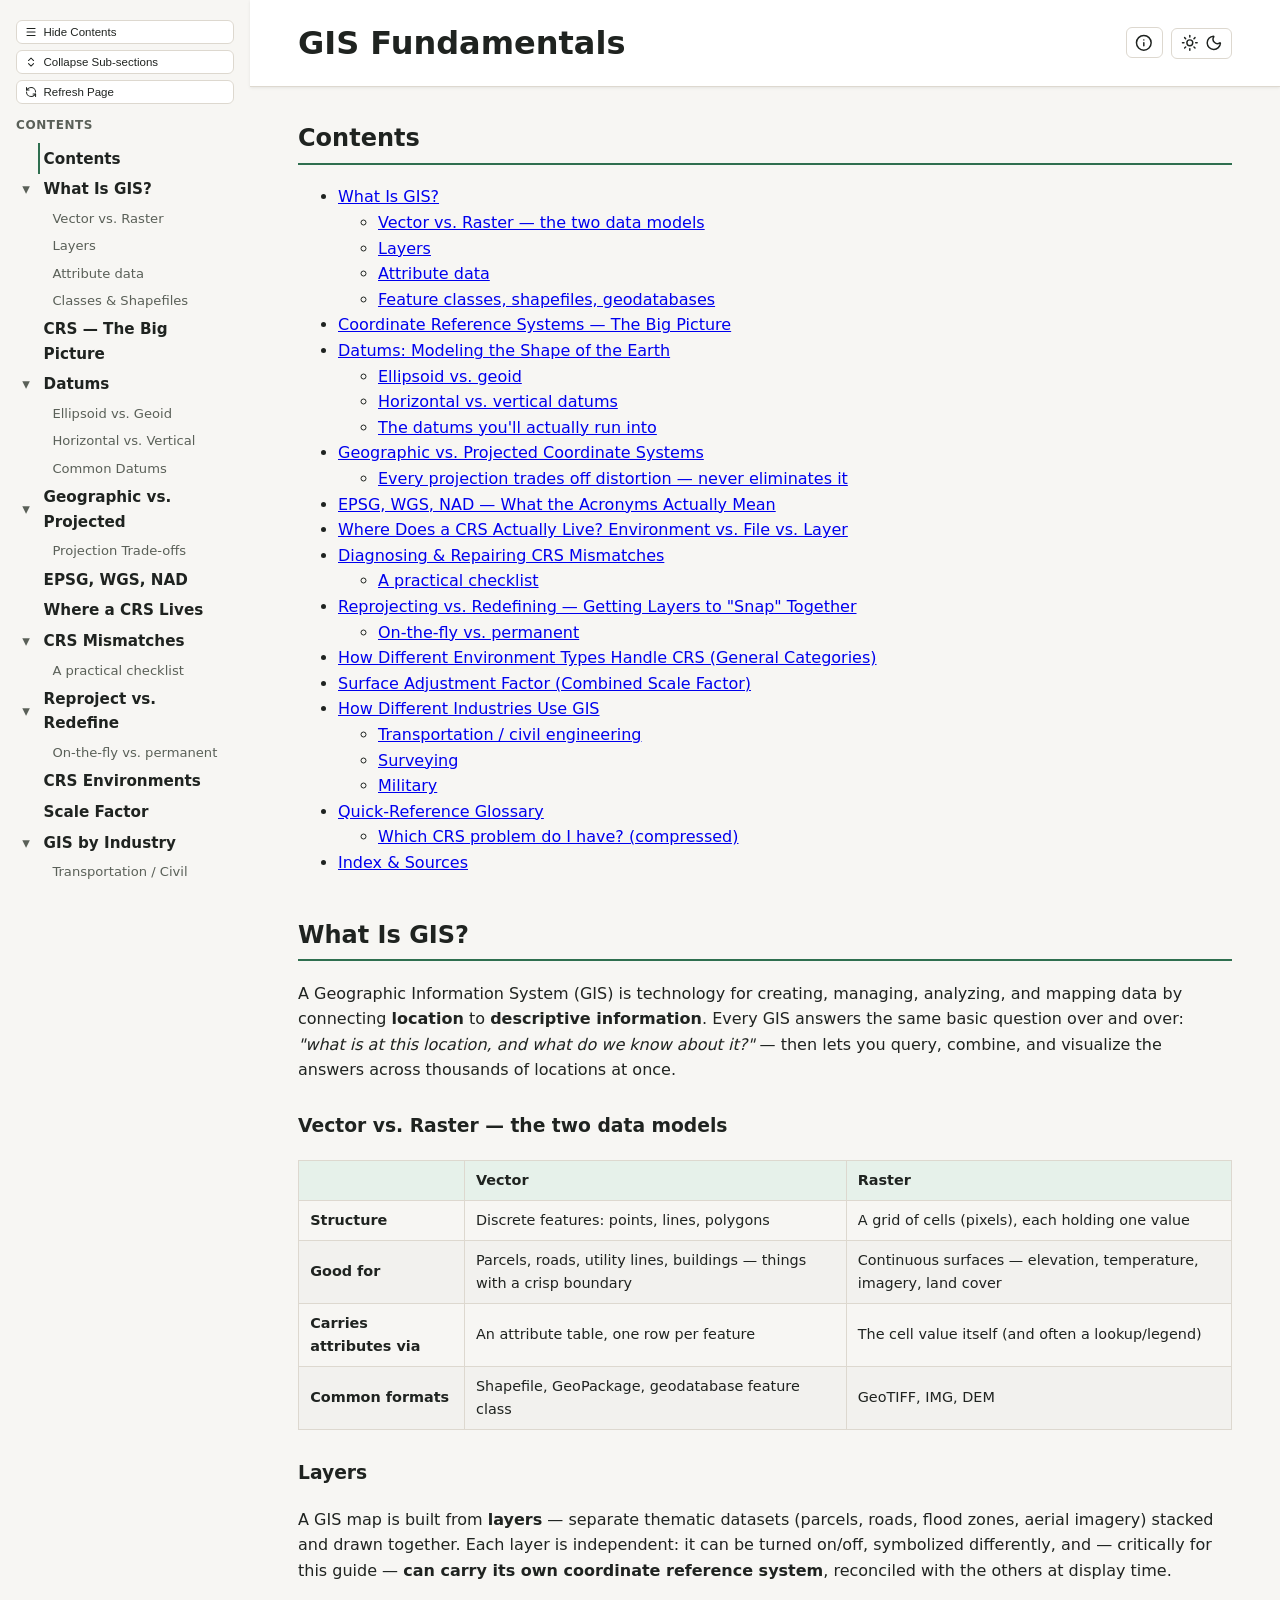
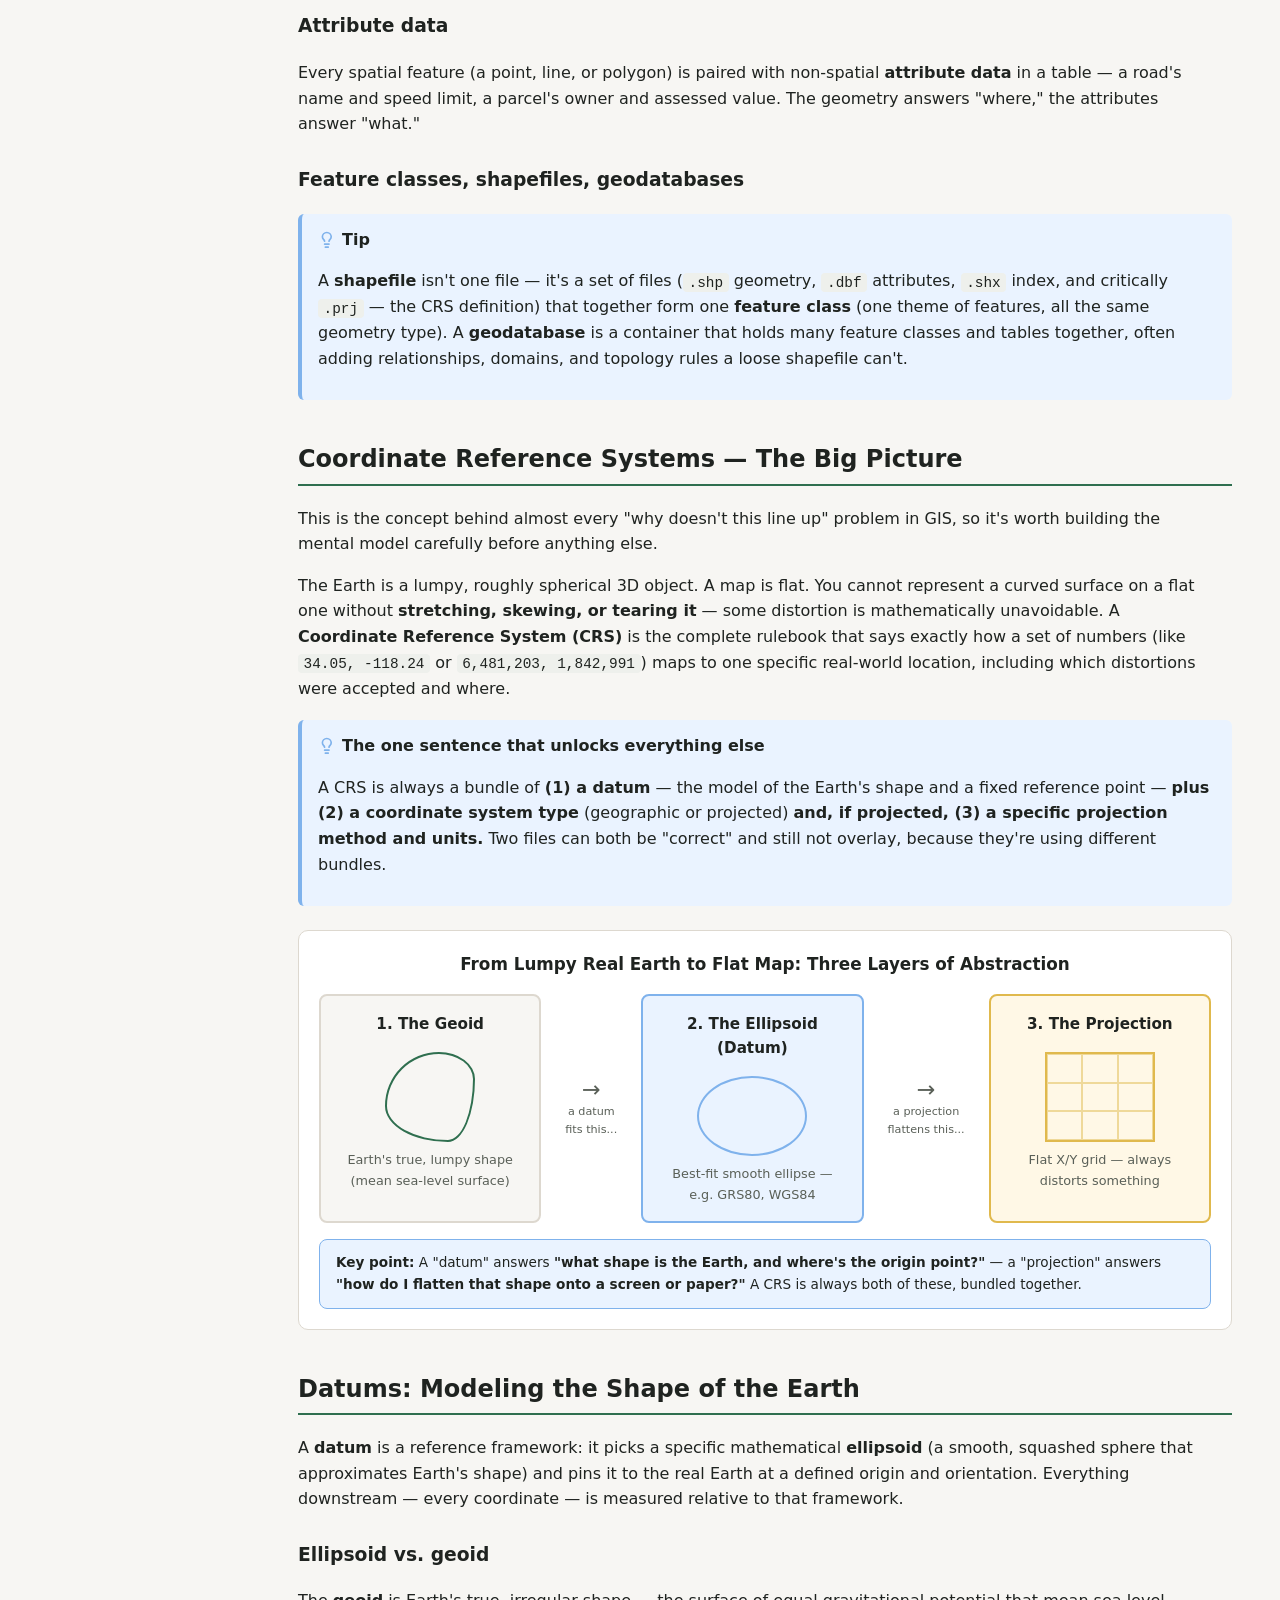
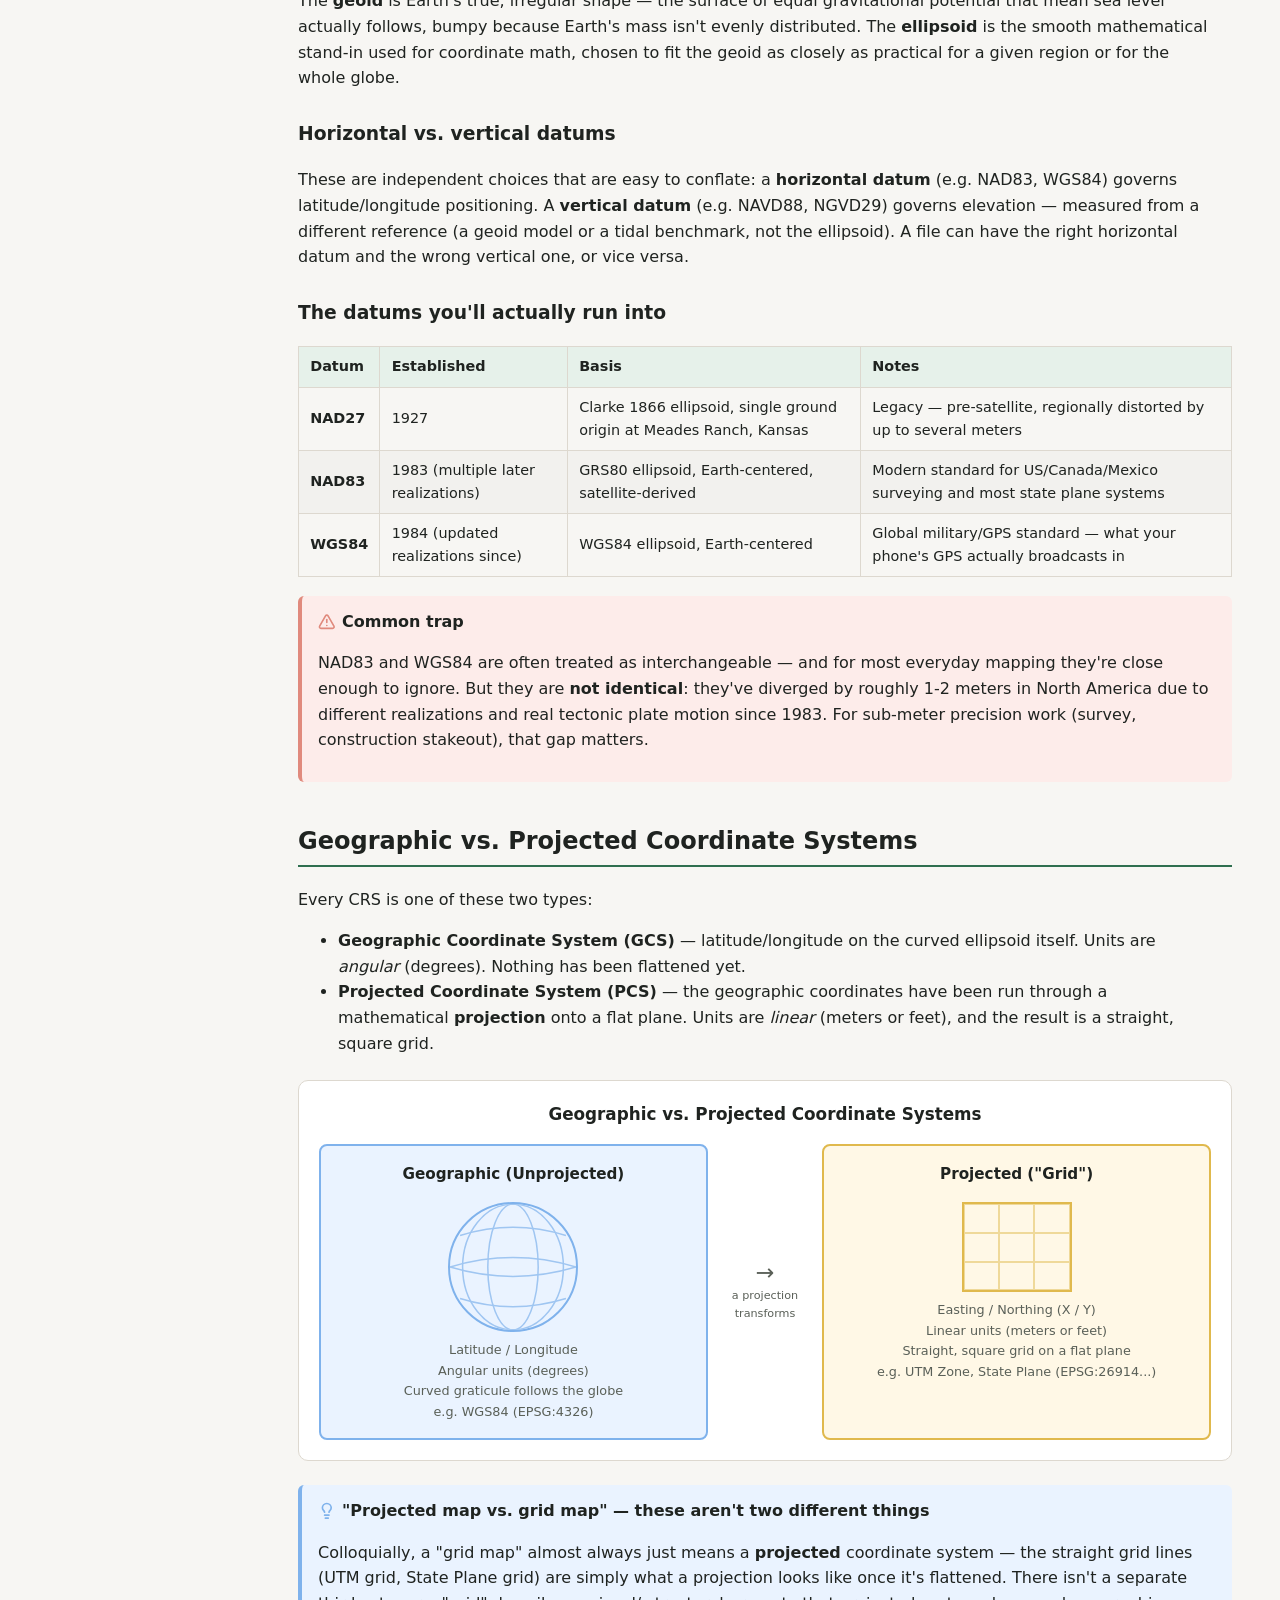
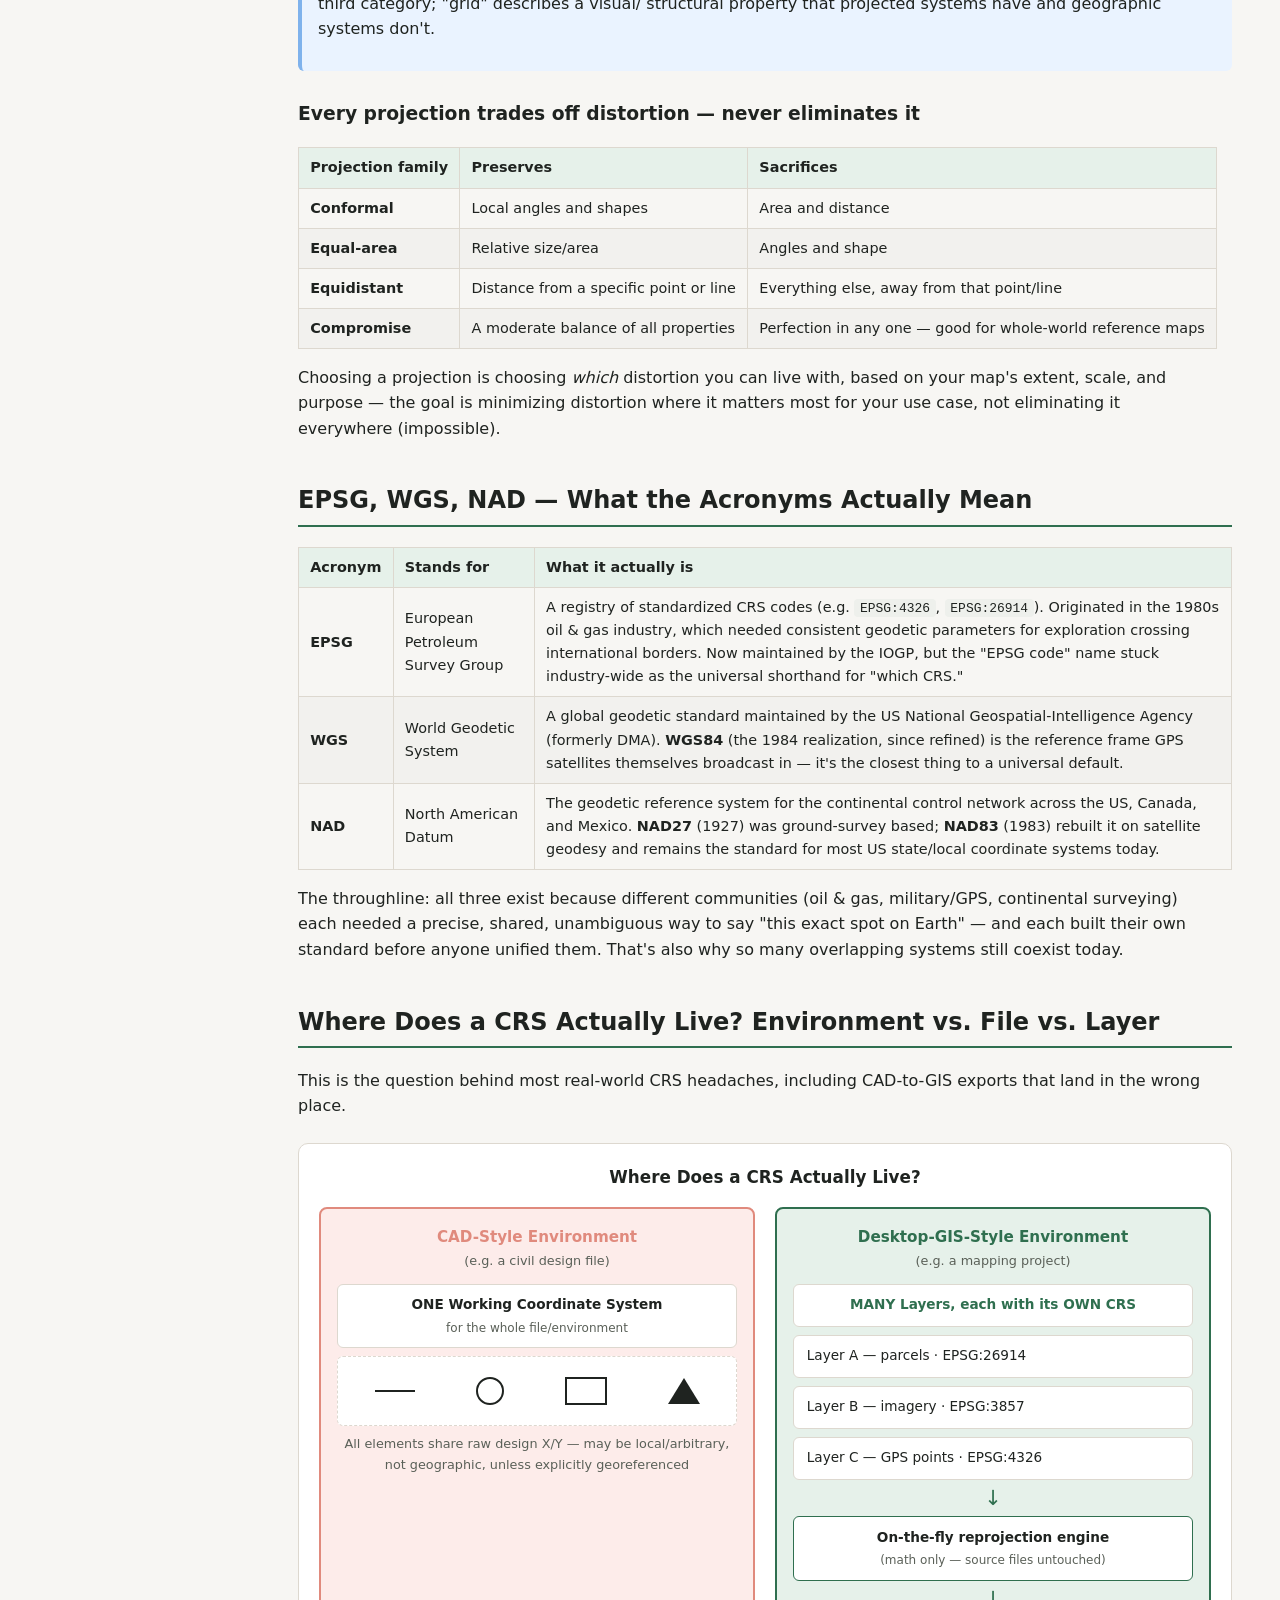
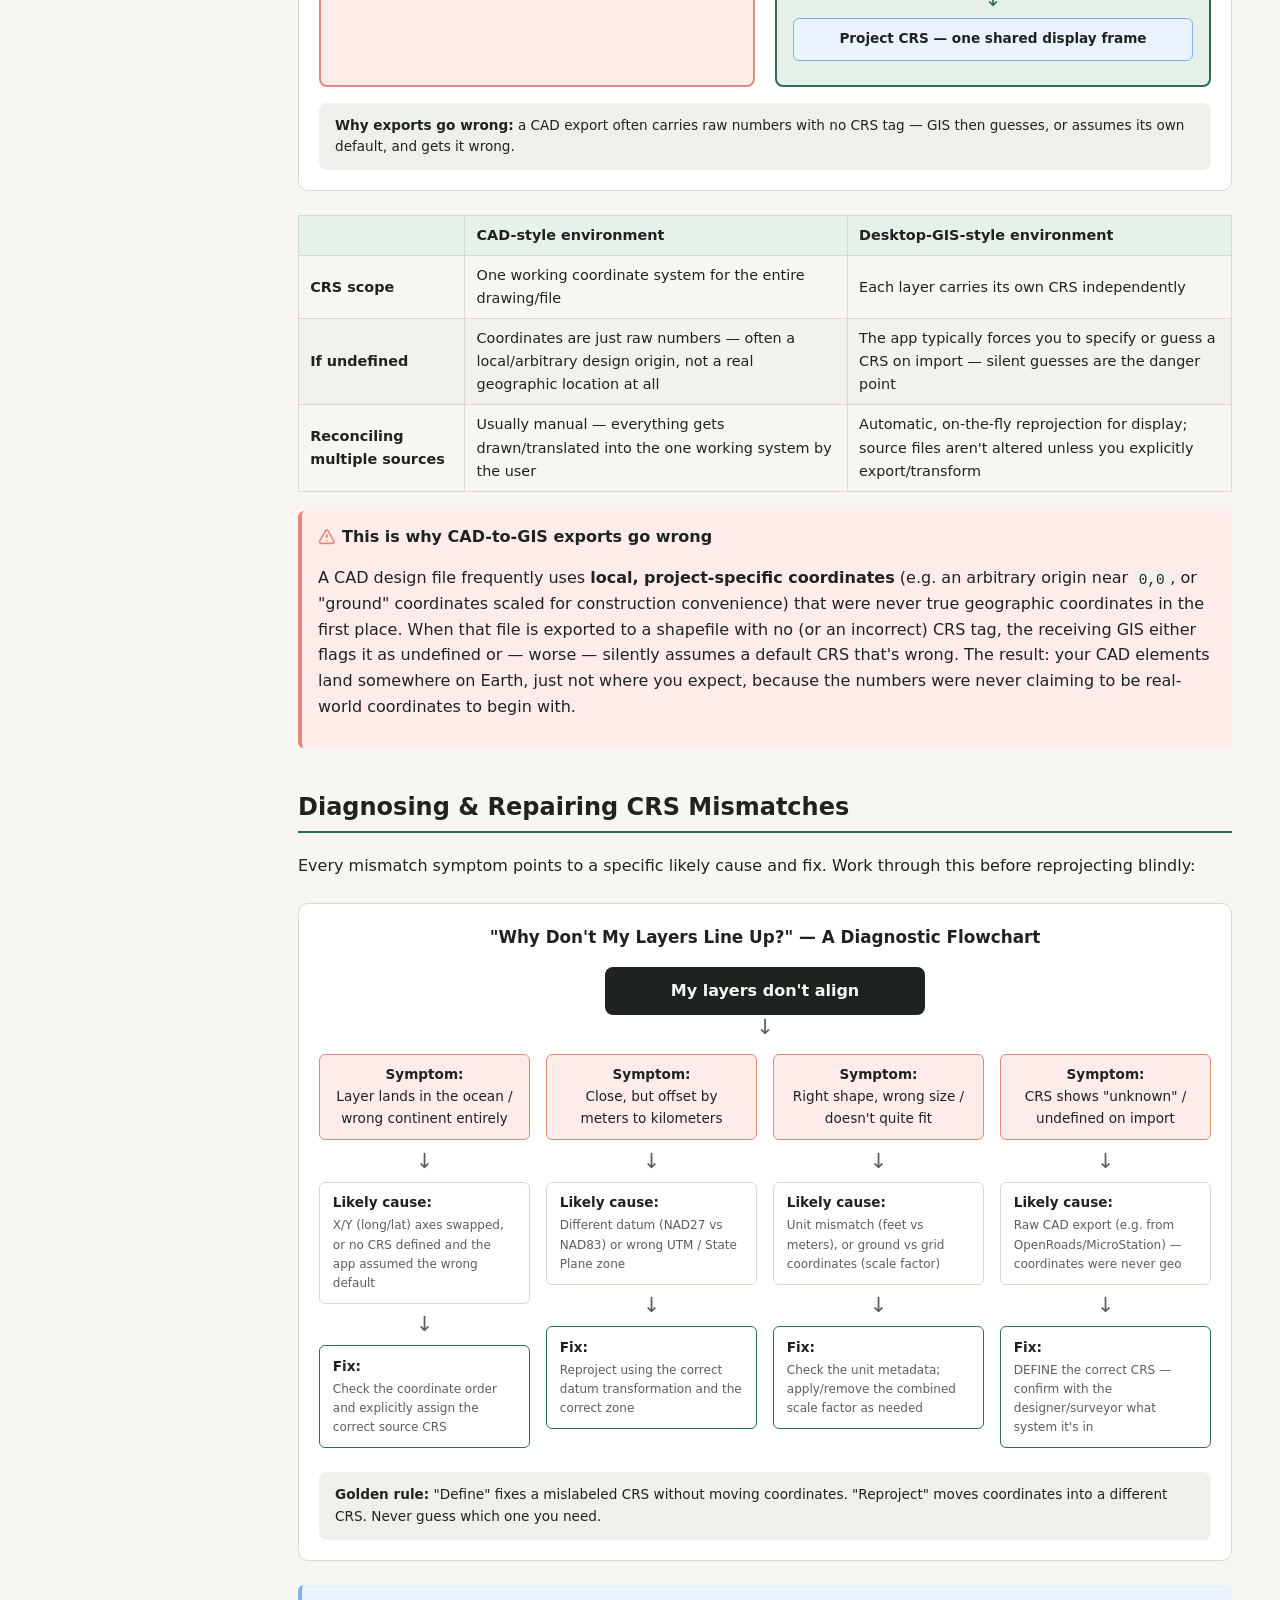
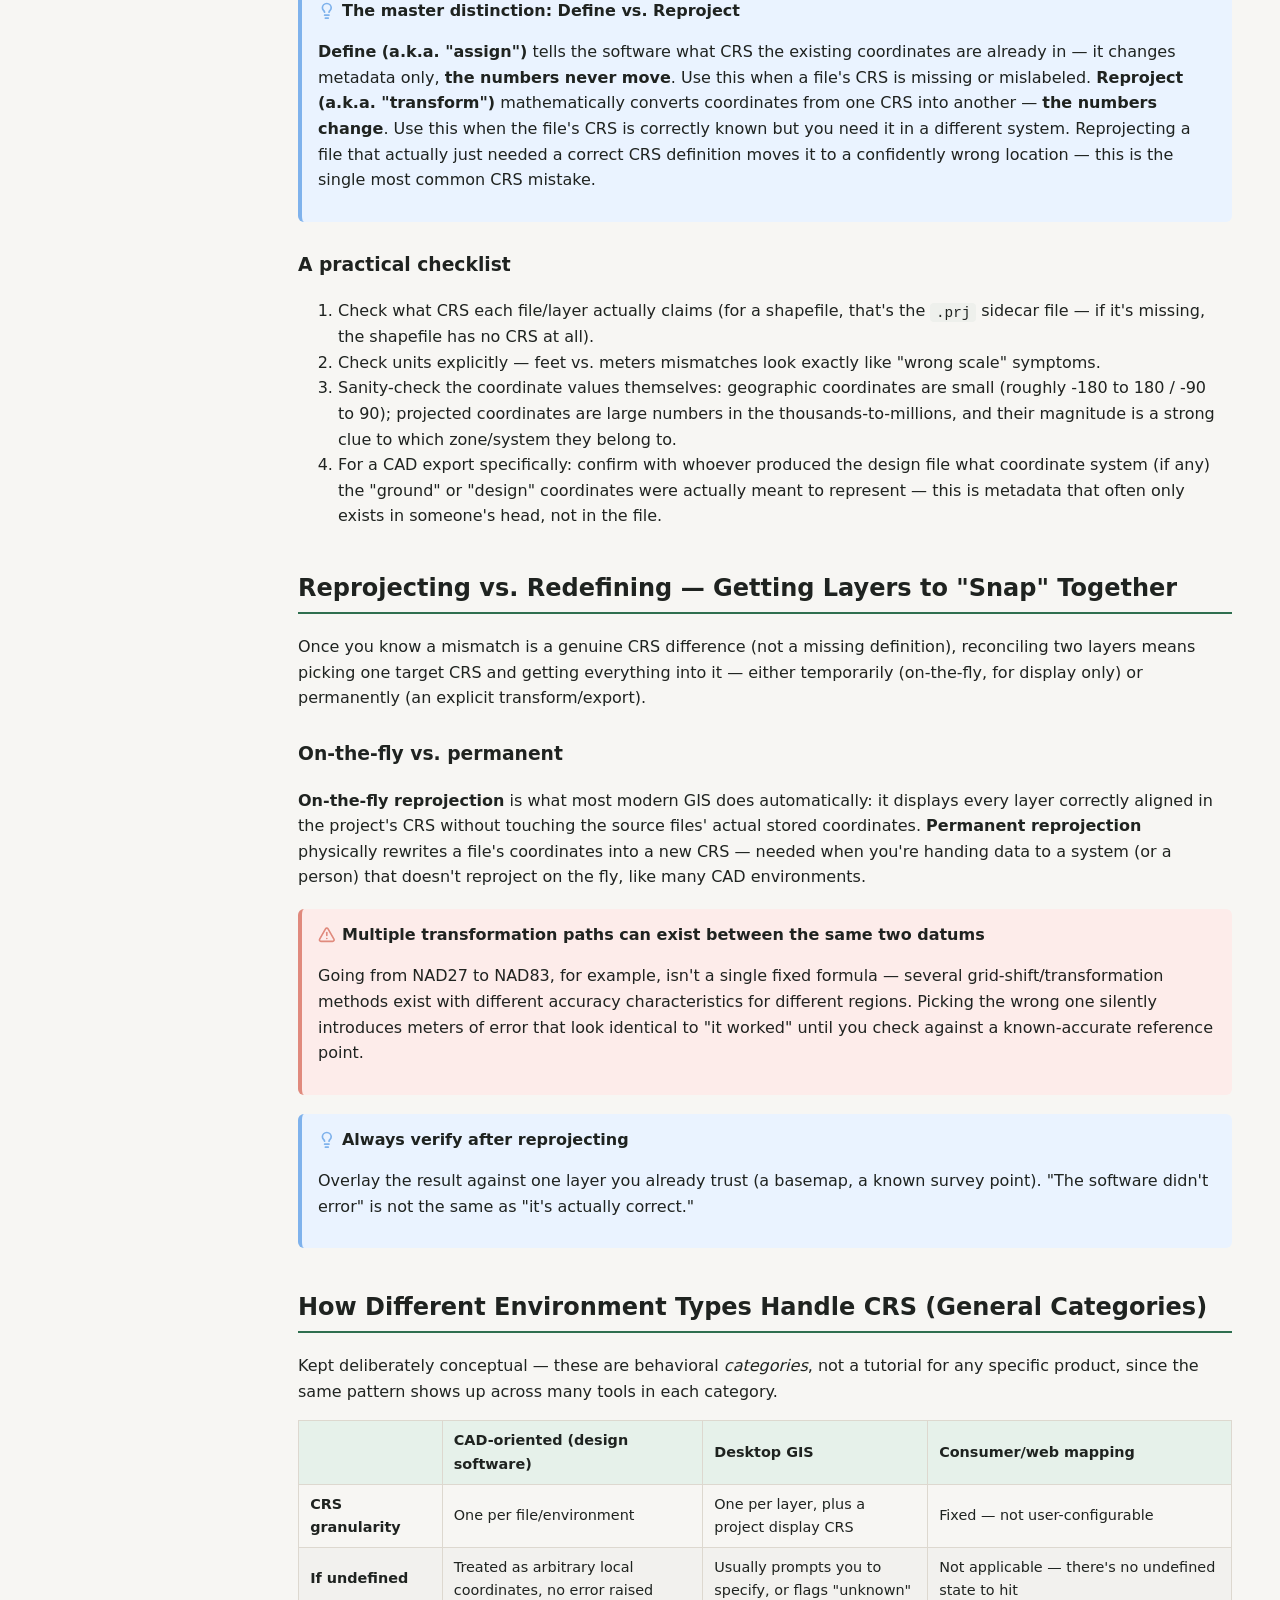
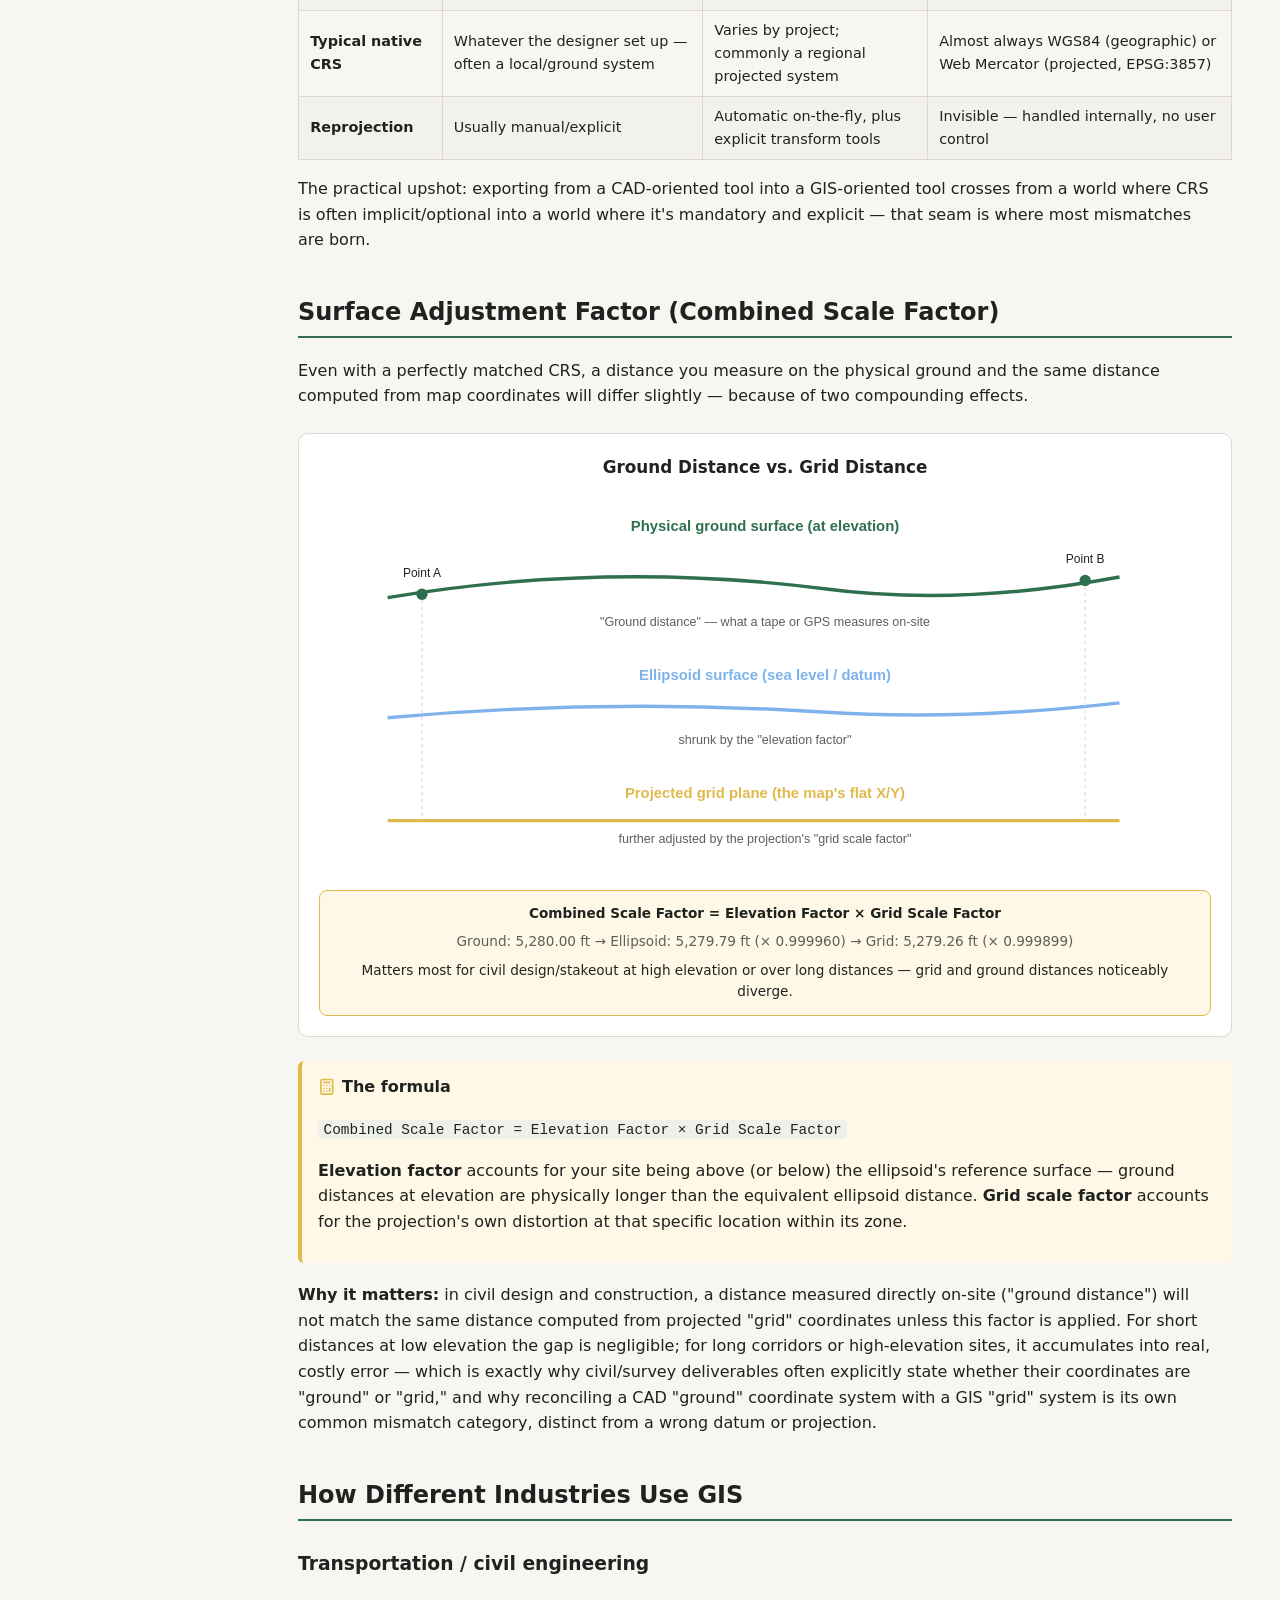
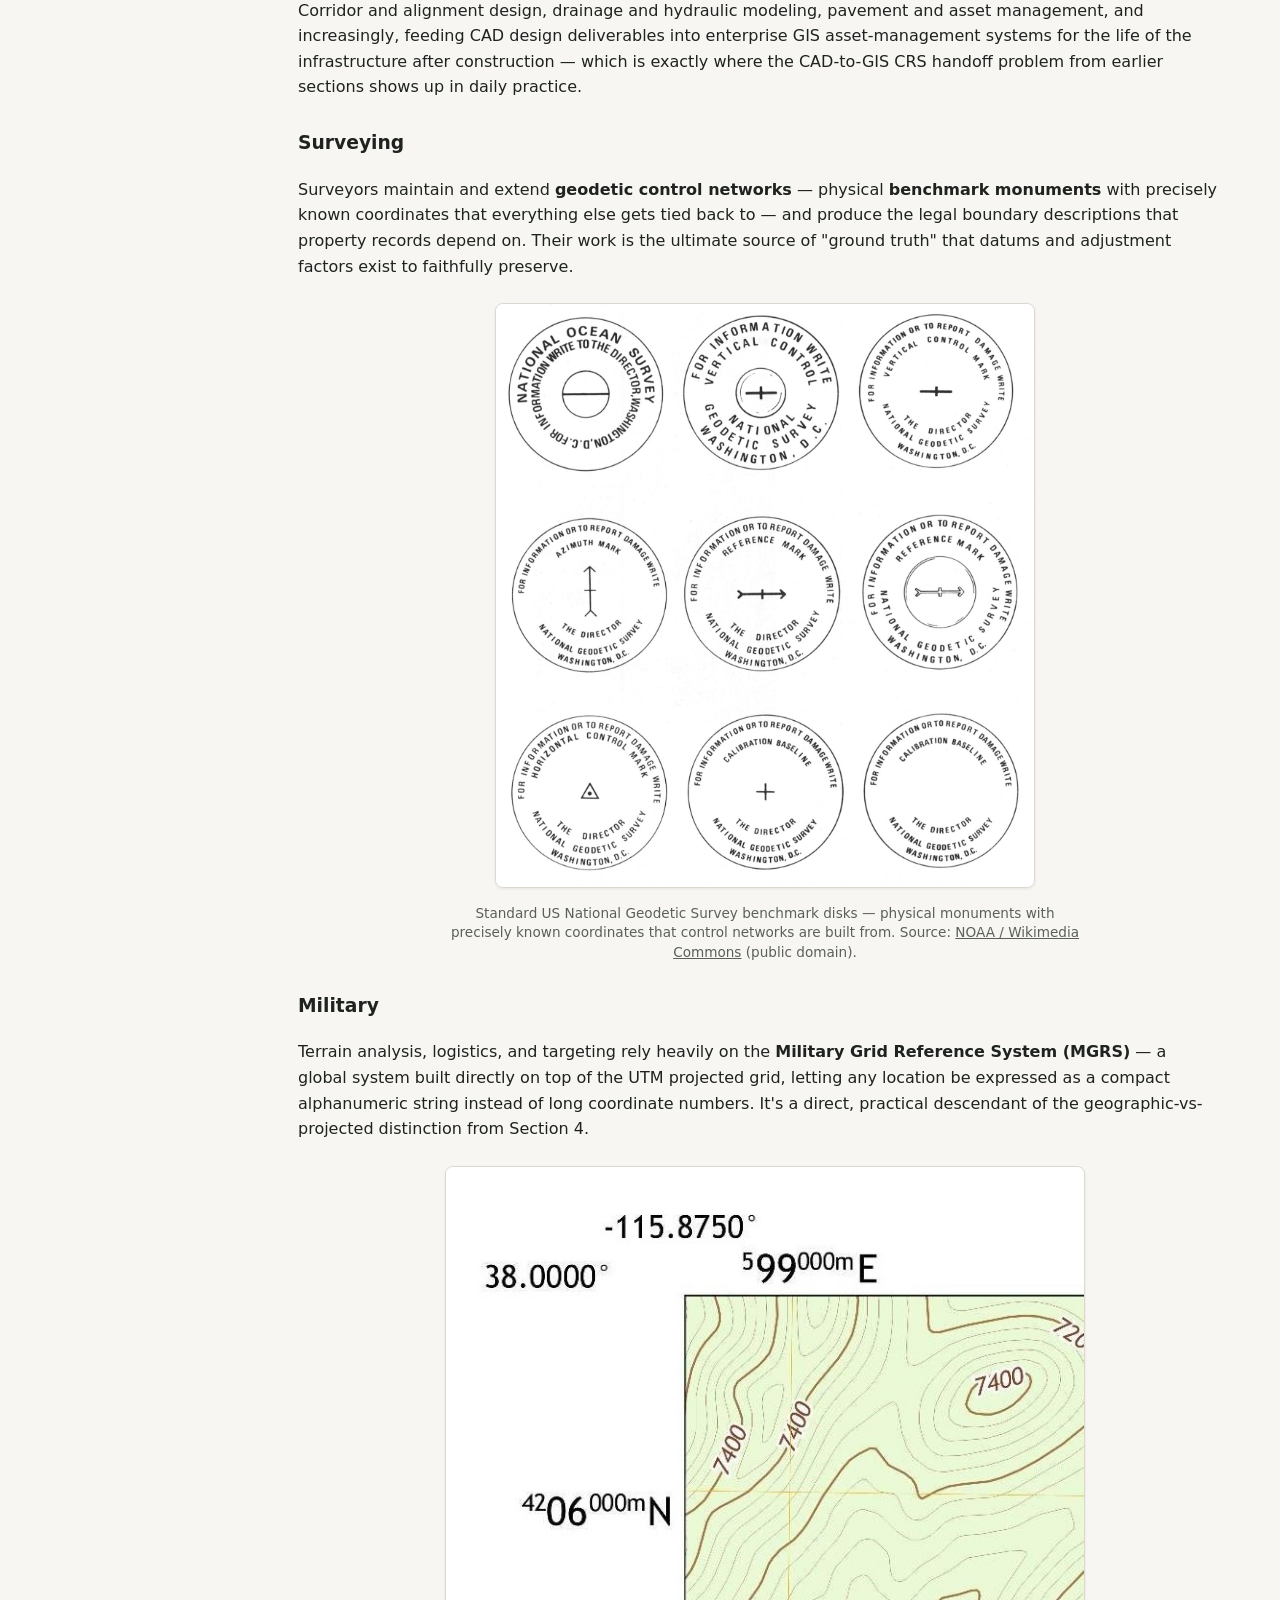
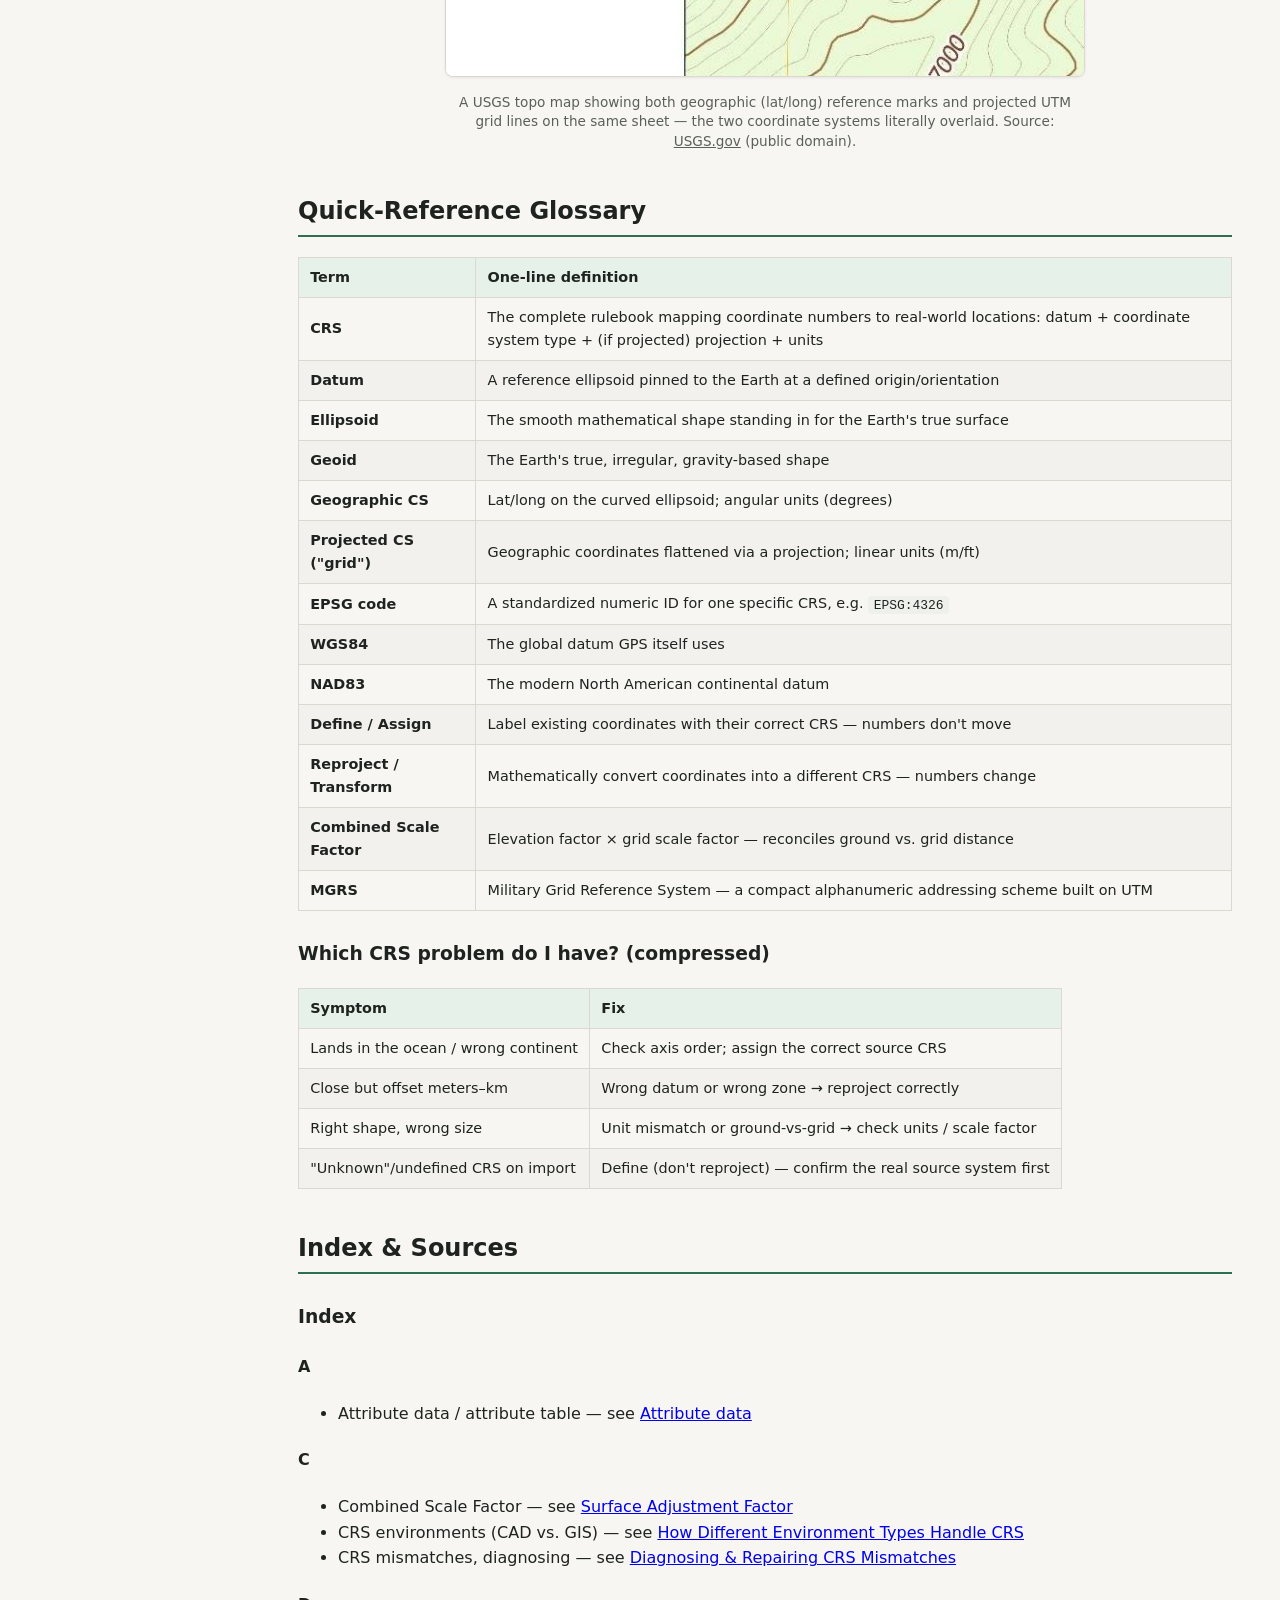
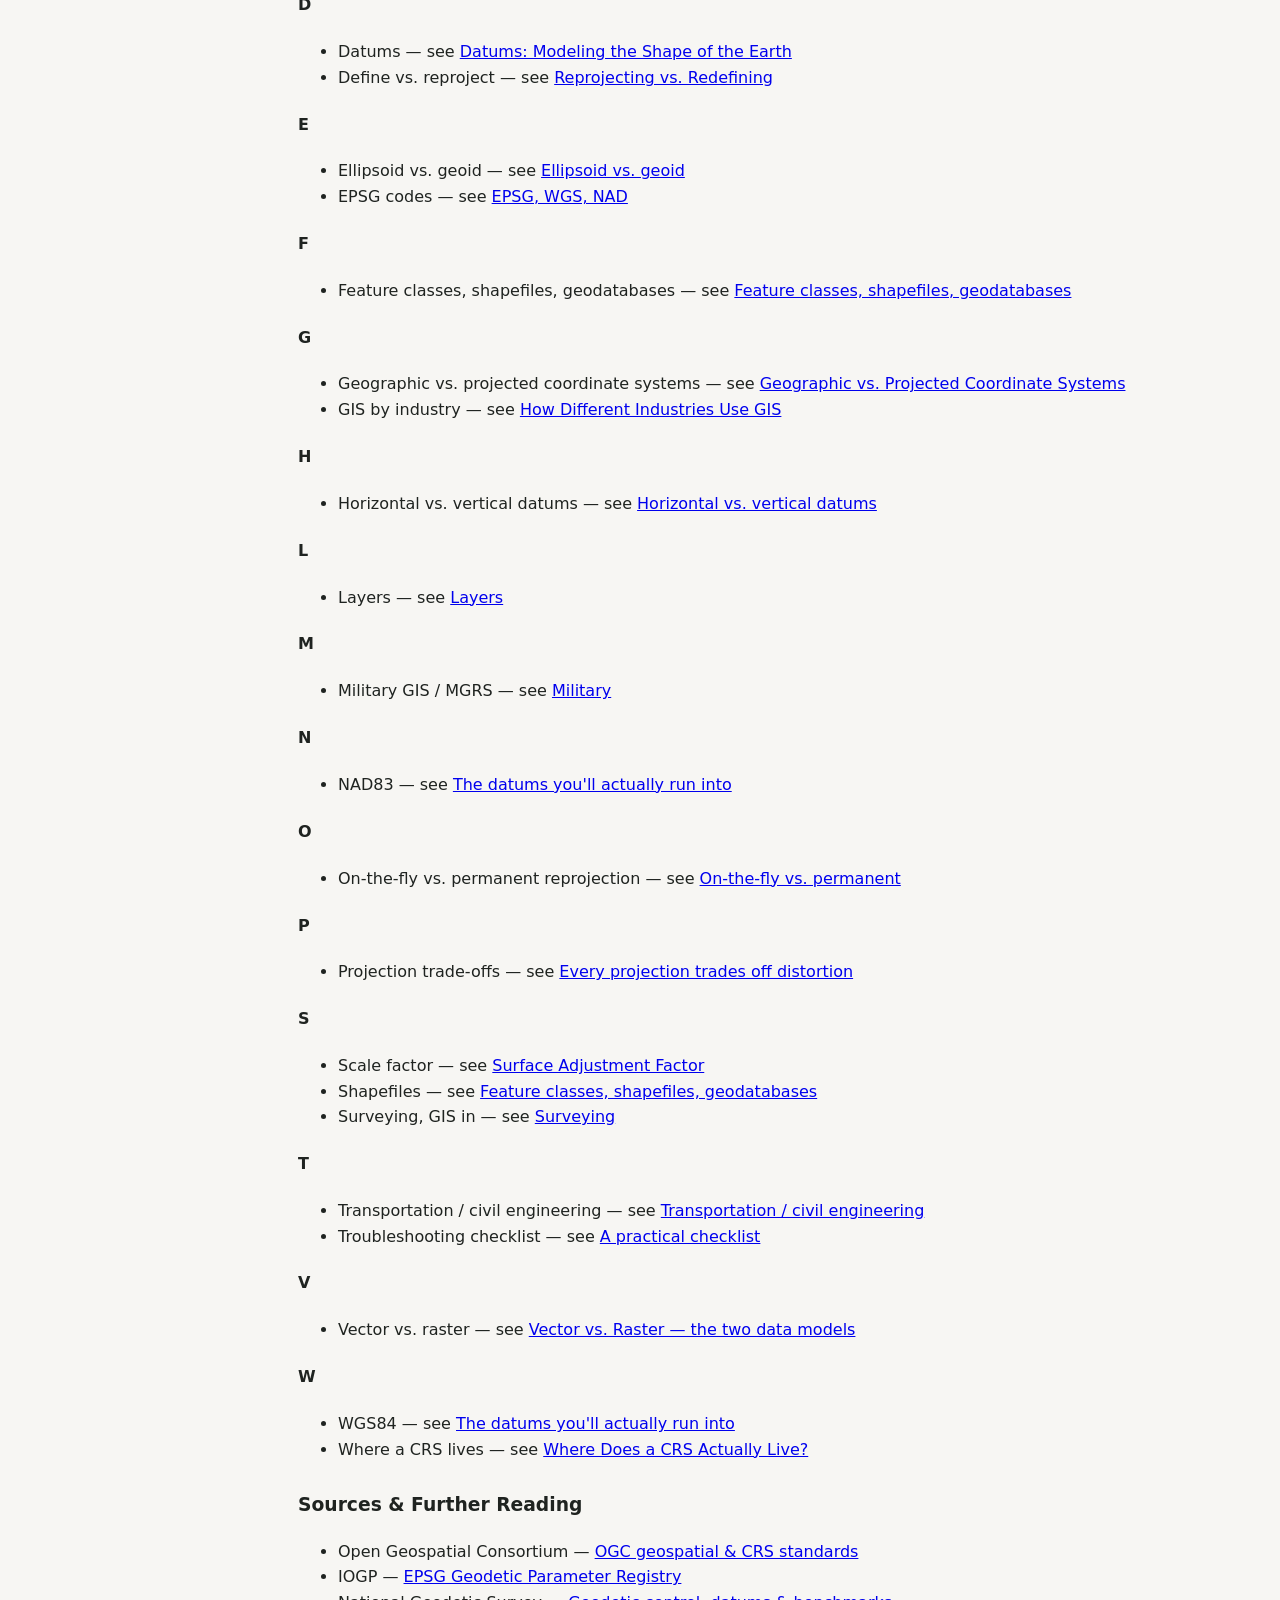
<file: GIS Fundamentals - Deep Dive.html>
<!doctype html>
<html lang="en">
<head>
  <meta charset="utf-8">
  <meta name="viewport" content="width=device-width, initial-scale=1, viewport-fit=cover">
  <title>GIS Fundamentals — Study Guide</title>
  <link rel="stylesheet" href="assets/style.css?v=20260921a">
  <!-- Applies stored theme/sidebar prefs BEFORE first paint — prevents both a flash of the
       wrong theme and the sidebar visibly snapping from expanded to collapsed on load. Must
       run synchronously and this early; script.js is intentionally NOT the place for this
       (it only runs after the whole page, including the sidebar, has already painted once). -->
  <script>
    (function () {
      try {
        var theme = localStorage.getItem("sg-theme");
        if (theme === "light" || theme === "dark") {
          document.documentElement.setAttribute("data-theme", theme);
        }
        if (localStorage.getItem("sg-toc-collapsed") === "1") {
          document.documentElement.classList.add("sg-toc-pref-collapsed");
        }
      } catch (e) {}
    })();
  </script>
</head>
<body>
  <!-- Icon sprite: hidden <symbol> defs referenced everywhere else via <svg class="sg-icon">
       <use href="#icon-name"></use></svg>. See template.html in the study-guide-maker skill for
       the authoritative copy of this block and how to add more icons. -->
  <svg style="display:none" aria-hidden="true">
    <symbol id="icon-info" viewBox="0 0 24 24">
      <circle cx="12" cy="12" r="10" /><path d="M12 16v-4" /><path d="M12 8h.01" />
    </symbol>
    <symbol id="icon-sun" viewBox="0 0 24 24">
      <circle cx="12" cy="12" r="4" /><path d="M12 2v2" /><path d="M12 20v2" />
      <path d="m4.93 4.93 1.41 1.41" /><path d="m17.66 17.66 1.41 1.41" />
      <path d="M2 12h2" /><path d="M20 12h2" />
      <path d="m6.34 17.66-1.41 1.41" /><path d="m19.07 4.93-1.41 1.41" />
    </symbol>
    <symbol id="icon-moon" viewBox="0 0 24 24">
      <path d="M20.985 12.486a9 9 0 1 1-9.473-9.472c.405-.022.617.46.402.803a6 6 0 0 0 8.268 8.268c.344-.215.825-.004.803.401" />
    </symbol>
    <symbol id="icon-menu" viewBox="0 0 24 24">
      <path d="M4 5h16" /><path d="M4 12h16" /><path d="M4 19h16" />
    </symbol>
    <symbol id="icon-chevrons-up-down" viewBox="0 0 24 24">
      <path d="m7 15 5 5 5-5" /><path d="m7 9 5-5 5 5" />
    </symbol>
    <symbol id="icon-arrow-up" viewBox="0 0 24 24">
      <path d="m5 12 7-7 7 7" /><path d="M12 19V5" />
    </symbol>
    <symbol id="icon-lightbulb" viewBox="0 0 24 24">
      <path d="M15 14c.2-1 .7-1.7 1.5-2.5 1-.9 1.5-2.2 1.5-3.5A6 6 0 0 0 6 8c0 1 .2 2.2 1.5 3.5.7.7 1.3 1.5 1.5 2.5" />
      <path d="M9 18h6" /><path d="M10 22h4" />
    </symbol>
    <symbol id="icon-calculator" viewBox="0 0 24 24">
      <rect width="16" height="20" x="4" y="2" rx="2" />
      <line x1="8" x2="16" y1="6" y2="6" /><line x1="16" x2="16" y1="14" y2="18" />
      <path d="M16 10h.01" /><path d="M12 10h.01" /><path d="M8 10h.01" />
      <path d="M12 14h.01" /><path d="M8 14h.01" /><path d="M12 18h.01" /><path d="M8 18h.01" />
    </symbol>
    <symbol id="icon-triangle-alert" viewBox="0 0 24 24">
      <path d="m21.73 18-8-14a2 2 0 0 0-3.48 0l-8 14A2 2 0 0 0 4 21h16a2 2 0 0 0 1.73-3" />
      <path d="M12 9v4" /><path d="M12 17h.01" />
    </symbol>
    <symbol id="icon-circle" viewBox="0 0 24 24">
      <circle cx="12" cy="12" r="10" />
    </symbol>
    <symbol id="icon-x" viewBox="0 0 24 24">
      <path d="M18 6 6 18" /><path d="m6 6 12 12" />
    </symbol>
  </svg>

  <div class="sg-layout">
    <div class="sg-toc-backdrop" id="sg-toc-backdrop" aria-hidden="true"></div>

    <div class="sg-toc" id="toc">
      <div class="sg-toc-topbar">
        <button class="sg-btn sg-btn-icon sg-toc-close" id="sg-toc-close" title="Close menu" aria-label="Close menu">
          <svg class="sg-icon" aria-hidden="true"><use href="#icon-x"></use></svg>
        </button>
      </div>
      <div class="sg-toc-rail">
        <button class="sg-btn" id="sg-toc-toggle" title="Show/hide the contents sidebar">
          <svg class="sg-icon" aria-hidden="true"><use href="#icon-menu"></use></svg>
          <span class="sg-btn-label">Hide Contents</span>
        </button>
        <button class="sg-btn" id="sg-toc-collapse-all" title="Collapse/expand all sub-sections">
          <svg class="sg-icon" aria-hidden="true"><use href="#icon-chevrons-up-down"></use></svg>
          <span class="sg-btn-label">Collapse Sub-sections</span>
        </button>
      </div>
      <div class="sg-toc-body">
        <div class="sg-toc-title-row">
          <div class="sg-toc-title">Contents</div>
        </div>
        <div id="toc-nav"></div>
      </div>
    </div>

    <div class="sg-main-wrap">
      <header class="sg-header">
        <div class="sg-header-row">
          <button class="sg-btn sg-btn-icon sg-mobile-menu-btn" id="sg-mobile-menu-toggle" title="Open contents menu" aria-label="Open contents menu" aria-expanded="false" aria-controls="toc">
            <svg class="sg-icon" aria-hidden="true"><use href="#icon-menu"></use></svg>
          </button>
          <h1 class="sg-title">GIS Fundamentals</h1>
          <div class="sg-controls">
            <div class="sg-info-wrap">
              <button class="sg-btn sg-btn-icon" id="sg-info-toggle" title="Guide info" aria-expanded="false">
                <svg class="sg-icon" aria-hidden="true"><use href="#icon-info"></use></svg>
              </button>
              <div class="sg-info-popover" id="sg-info-popover" aria-hidden="true">
                <div class="sg-meta">Generated 2026-08-05 &middot; General, software-agnostic GIS concepts — applies to any GIS or CAD environment</div>
                <div class="sg-badges">
                  <span class="sg-badge">Deep Dive</span>
                  <span class="sg-badge">Beginner &rarr; Expert</span>
                  <span class="sg-badge">Focus: Coordinate Reference Systems</span>
                </div>
              </div>
            </div>
            <button class="sg-btn sg-btn-icon" id="sg-theme-toggle" title="Toggle light/dark">
              <svg class="sg-icon" aria-hidden="true"><use href="#icon-sun"></use></svg>
              <svg class="sg-icon" aria-hidden="true"><use href="#icon-moon"></use></svg>
            </button>
          </div>
        </div>
      </header>

      <main class="sg-main">

        <section>
          <h2 data-toc="Contents">Contents</h2>
          <ul class="sg-contents-list">
            <li><a href="#what-is-gis">What Is GIS?</a>
              <ul>
                <li><a href="#vector-vs-raster-the-two-data-models">Vector vs. Raster — the two data models</a></li>
                <li><a href="#layers">Layers</a></li>
                <li><a href="#attribute-data">Attribute data</a></li>
                <li><a href="#feature-classes-shapefiles-geodatabases">Feature classes, shapefiles, geodatabases</a></li>
              </ul>
            </li>
            <li><a href="#coordinate-reference-systems-the-big-picture">Coordinate Reference Systems — The Big Picture</a></li>
            <li><a href="#datums-modeling-the-shape-of-the-earth">Datums: Modeling the Shape of the Earth</a>
              <ul>
                <li><a href="#ellipsoid-vs-geoid">Ellipsoid vs. geoid</a></li>
                <li><a href="#horizontal-vs-vertical-datums">Horizontal vs. vertical datums</a></li>
                <li><a href="#the-datums-youll-actually-run-into">The datums you'll actually run into</a></li>
              </ul>
            </li>
            <li><a href="#geographic-vs-projected-coordinate-systems">Geographic vs. Projected Coordinate Systems</a>
              <ul>
                <li><a href="#every-projection-trades-off-distortion-never-eliminates-it">Every projection trades off distortion — never eliminates it</a></li>
              </ul>
            </li>
            <li><a href="#epsg-wgs-nad-what-the-acronyms-actually-mean">EPSG, WGS, NAD — What the Acronyms Actually Mean</a></li>
            <li><a href="#where-does-a-crs-actually-live-environment-vs-file-vs-layer">Where Does a CRS Actually Live? Environment vs. File vs. Layer</a></li>
            <li><a href="#diagnosing-repairing-crs-mismatches">Diagnosing &amp; Repairing CRS Mismatches</a>
              <ul>
                <li><a href="#a-practical-checklist">A practical checklist</a></li>
              </ul>
            </li>
            <li><a href="#reprojecting-vs-redefining-getting-layers-to-snap-together">Reprojecting vs. Redefining — Getting Layers to "Snap" Together</a>
              <ul>
                <li><a href="#on-the-fly-vs-permanent">On-the-fly vs. permanent</a></li>
              </ul>
            </li>
            <li><a href="#how-different-environment-types-handle-crs-general-categories">How Different Environment Types Handle CRS (General Categories)</a></li>
            <li><a href="#surface-adjustment-factor-combined-scale-factor">Surface Adjustment Factor (Combined Scale Factor)</a></li>
            <li><a href="#how-different-industries-use-gis">How Different Industries Use GIS</a>
              <ul>
                <li><a href="#transportation-civil-engineering">Transportation / civil engineering</a></li>
                <li><a href="#surveying">Surveying</a></li>
                <li><a href="#military">Military</a></li>
              </ul>
            </li>
            <li><a href="#quick-reference-glossary">Quick-Reference Glossary</a>
              <ul>
                <li><a href="#which-crs-problem-do-i-have-compressed">Which CRS problem do I have? (compressed)</a></li>
              </ul>
            </li>
            <li><a href="#index-sources">Index &amp; Sources</a></li>
          </ul>
        </section>

        <section>
          <h2 data-toc="What Is GIS?">What Is GIS?</h2>
          <p>A Geographic Information System (GIS) is technology for creating, managing, analyzing, and
          mapping data by connecting <strong>location</strong> to <strong>descriptive information</strong>.
          Every GIS answers the same basic question over and over: <em>"what is at this location, and what
          do we know about it?"</em> — then lets you query, combine, and visualize the answers across
          thousands of locations at once.</p>

          <h3 data-toc="Vector vs. Raster">Vector vs. Raster — the two data models</h3>
          <table>
            <thead><tr><th></th><th>Vector</th><th>Raster</th></tr></thead>
            <tbody>
              <tr><td><strong>Structure</strong></td><td>Discrete features: points, lines, polygons</td><td>A grid of cells (pixels), each holding one value</td></tr>
              <tr><td><strong>Good for</strong></td><td>Parcels, roads, utility lines, buildings — things with a crisp boundary</td><td>Continuous surfaces — elevation, temperature, imagery, land cover</td></tr>
              <tr><td><strong>Carries attributes via</strong></td><td>An attribute table, one row per feature</td><td>The cell value itself (and often a lookup/legend)</td></tr>
              <tr><td><strong>Common formats</strong></td><td>Shapefile, GeoPackage, geodatabase feature class</td><td>GeoTIFF, IMG, DEM</td></tr>
            </tbody>
          </table>

          <h3>Layers</h3>
          <p>A GIS map is built from <strong>layers</strong> — separate thematic datasets (parcels, roads,
          flood zones, aerial imagery) stacked and drawn together. Each layer is independent: it can be
          turned on/off, symbolized differently, and — critically for this guide — <strong>can carry its
          own coordinate reference system</strong>, reconciled with the others at display time.</p>

          <h3>Attribute data</h3>
          <p>Every spatial feature (a point, line, or polygon) is paired with non-spatial
          <strong>attribute data</strong> in a table — a road's name and speed limit, a parcel's owner and
          assessed value. The geometry answers "where," the attributes answer "what."</p>

          <h3 data-toc="Classes &amp; Shapefiles">Feature classes, shapefiles, geodatabases</h3>
          <div class="sg-callout tip">
            <div class="sg-callout-title"><svg class="sg-icon" aria-hidden="true"><use href="#icon-lightbulb"></use></svg> Tip</div>
            <p>A <strong>shapefile</strong> isn't one file — it's a set of files (<code>.shp</code>
            geometry, <code>.dbf</code> attributes, <code>.shx</code> index, and critically
            <code>.prj</code> — the CRS definition) that together form one <strong>feature class</strong>
            (one theme of features, all the same geometry type). A <strong>geodatabase</strong> is a
            container that holds many feature classes and tables together, often adding relationships,
            domains, and topology rules a loose shapefile can't.</p>
          </div>
        </section>

        <section>
          <h2 data-toc="CRS — The Big Picture">Coordinate Reference Systems — The Big Picture</h2>
          <p>This is the concept behind almost every "why doesn't this line up" problem in GIS, so it's
          worth building the mental model carefully before anything else.</p>

          <p>The Earth is a lumpy, roughly spherical 3D object. A map is flat. You cannot represent a
          curved surface on a flat one without <strong>stretching, skewing, or tearing it</strong> —
          some distortion is mathematically unavoidable. A <strong>Coordinate Reference System (CRS)</strong>
          is the complete rulebook that says exactly how a set of numbers (like <code>34.05, -118.24</code>
          or <code>6,481,203, 1,842,991</code>) maps to one specific real-world location, including which
          distortions were accepted and where.</p>

          <div class="sg-callout tip">
            <div class="sg-callout-title"><svg class="sg-icon" aria-hidden="true"><use href="#icon-lightbulb"></use></svg> The one sentence that unlocks everything else</div>
            <p>A CRS is always a bundle of <strong>(1) a datum</strong> — the model of the Earth's shape and
            a fixed reference point — <strong>plus (2) a coordinate system type</strong> (geographic or
            projected) <strong>and, if projected, (3) a specific projection method and units.</strong> Two
            files can both be "correct" and still not overlay, because they're using different bundles.</p>
          </div>

          <div class="sg-diagram">
            <div class="sg-diagram-title">From Lumpy Real Earth to Flat Map: Three Layers of Abstraction</div>
            <div class="sg-diagram-row">
              <div class="sg-diagram-panel">
                <div class="sg-diagram-panel-header"><div class="sg-diagram-panel-title">1. The Geoid</div></div>
                <div class="sg-diagram-shape-blob accent"></div>
                <div class="sg-diagram-caption">Earth's true, lumpy shape (mean sea-level surface)</div>
              </div>
              <div class="sg-diagram-arrow-right"><div class="arrow-glyph">&#8594;</div><div class="arrow-caption">a datum<br>fits this...</div></div>
              <div class="sg-diagram-panel tip">
                <div class="sg-diagram-panel-header"><div class="sg-diagram-panel-title">2. The Ellipsoid (Datum)</div></div>
                <div class="sg-diagram-shape-ellipse tip"></div>
                <div class="sg-diagram-caption">Best-fit smooth ellipse — e.g. GRS80, WGS84</div>
              </div>
              <div class="sg-diagram-arrow-right"><div class="arrow-glyph">&#8594;</div><div class="arrow-caption">a projection<br>flattens this...</div></div>
              <div class="sg-diagram-panel formula">
                <div class="sg-diagram-panel-header"><div class="sg-diagram-panel-title">3. The Projection</div></div>
                <div class="sg-diagram-mini-grid formula">
                  <div></div><div></div><div></div><div></div><div></div><div></div><div></div><div></div><div></div>
                </div>
                <div class="sg-diagram-caption">Flat X/Y grid — always distorts something</div>
              </div>
            </div>
            <div class="sg-diagram-footer tip">
              <strong>Key point:</strong> A "datum" answers <strong>"what shape is the Earth, and where's the origin point?"</strong> — a "projection" answers <strong>"how do I flatten that shape onto a screen or paper?"</strong> A CRS is always both of these, bundled together.
            </div>
          </div>
        </section>

        <section>
          <h2 data-toc="Datums">Datums: Modeling the Shape of the Earth</h2>
          <p>A <strong>datum</strong> is a reference framework: it picks a specific mathematical
          <strong>ellipsoid</strong> (a smooth, squashed sphere that approximates Earth's shape) and pins it
          to the real Earth at a defined origin and orientation. Everything downstream — every coordinate —
          is measured relative to that framework.</p>

          <h3 data-toc="Ellipsoid vs. Geoid">Ellipsoid vs. geoid</h3>
          <p>The <strong>geoid</strong> is Earth's true, irregular shape — the surface of equal gravitational
          potential that mean sea level actually follows, bumpy because Earth's mass isn't evenly
          distributed. The <strong>ellipsoid</strong> is the smooth mathematical stand-in used for
          coordinate math, chosen to fit the geoid as closely as practical for a given region or for the
          whole globe.</p>

          <h3 data-toc="Horizontal vs. Vertical">Horizontal vs. vertical datums</h3>
          <p>These are independent choices that are easy to conflate: a <strong>horizontal datum</strong>
          (e.g. NAD83, WGS84) governs latitude/longitude positioning. A <strong>vertical datum</strong>
          (e.g. NAVD88, NGVD29) governs elevation — measured from a different reference (a geoid model or a
          tidal benchmark, not the ellipsoid). A file can have the right horizontal datum and the wrong
          vertical one, or vice versa.</p>

          <h3 data-toc="Common Datums">The datums you'll actually run into</h3>
          <table>
            <thead><tr><th>Datum</th><th>Established</th><th>Basis</th><th>Notes</th></tr></thead>
            <tbody>
              <tr><td><strong>NAD27</strong></td><td>1927</td><td>Clarke 1866 ellipsoid, single ground origin at Meades Ranch, Kansas</td><td>Legacy — pre-satellite, regionally distorted by up to several meters</td></tr>
              <tr><td><strong>NAD83</strong></td><td>1983 (multiple later realizations)</td><td>GRS80 ellipsoid, Earth-centered, satellite-derived</td><td>Modern standard for US/Canada/Mexico surveying and most state plane systems</td></tr>
              <tr><td><strong>WGS84</strong></td><td>1984 (updated realizations since)</td><td>WGS84 ellipsoid, Earth-centered</td><td>Global military/GPS standard — what your phone's GPS actually broadcasts in</td></tr>
            </tbody>
          </table>

          <div class="sg-callout warning">
            <div class="sg-callout-title"><svg class="sg-icon" aria-hidden="true"><use href="#icon-triangle-alert"></use></svg> Common trap</div>
            <p>NAD83 and WGS84 are often treated as interchangeable — and for most everyday mapping they're
            close enough to ignore. But they are <strong>not identical</strong>: they've diverged by roughly
            1-2 meters in North America due to different realizations and real tectonic plate motion since
            1983. For sub-meter precision work (survey, construction stakeout), that gap matters.</p>
          </div>
        </section>

        <section>
          <h2 data-toc="Geographic vs. Projected">Geographic vs. Projected Coordinate Systems</h2>
          <p>Every CRS is one of these two types:</p>

          <ul>
            <li><strong>Geographic Coordinate System (GCS)</strong> — latitude/longitude on the curved
            ellipsoid itself. Units are <em>angular</em> (degrees). Nothing has been flattened yet.</li>
            <li><strong>Projected Coordinate System (PCS)</strong> — the geographic coordinates have been
            run through a mathematical <strong>projection</strong> onto a flat plane. Units are
            <em>linear</em> (meters or feet), and the result is a straight, square grid.</li>
          </ul>

          <div class="sg-diagram">
            <div class="sg-diagram-title">Geographic vs. Projected Coordinate Systems</div>
            <div class="sg-diagram-row">
              <div class="sg-diagram-panel tip">
                <div class="sg-diagram-panel-header"><div class="sg-diagram-panel-title">Geographic (Unprojected)</div></div>
                <div class="sg-diagram-globe tip">
                  <svg viewBox="0 0 100 100" fill="none" stroke="currentColor" stroke-width="1.2" opacity="0.7">
                    <ellipse cx="50" cy="50" rx="20" ry="50"/>
                    <ellipse cx="50" cy="50" rx="40" ry="50"/>
                    <path d="M 0 50 Q 50 35 100 50"/>
                    <path d="M 0 50 Q 50 65 100 50"/>
                    <path d="M 8 25 Q 50 12 92 25"/>
                    <path d="M 8 75 Q 50 88 92 75"/>
                  </svg>
                </div>
                <div class="sg-diagram-caption">Latitude / Longitude<br>Angular units (degrees)<br>Curved graticule follows the globe<br>e.g. WGS84 (EPSG:4326)</div>
              </div>
              <div class="sg-diagram-arrow-right"><div class="arrow-glyph">&#8594;</div><div class="arrow-caption">a projection<br>transforms</div></div>
              <div class="sg-diagram-panel formula">
                <div class="sg-diagram-panel-header"><div class="sg-diagram-panel-title">Projected ("Grid")</div></div>
                <div class="sg-diagram-mini-grid formula">
                  <div></div><div></div><div></div><div></div><div></div><div></div><div></div><div></div><div></div>
                </div>
                <div class="sg-diagram-caption">Easting / Northing (X / Y)<br>Linear units (meters or feet)<br>Straight, square grid on a flat plane<br>e.g. UTM Zone, State Plane (EPSG:26914...)</div>
              </div>
            </div>
          </div>

          <div class="sg-callout tip">
            <div class="sg-callout-title"><svg class="sg-icon" aria-hidden="true"><use href="#icon-lightbulb"></use></svg> "Projected map vs. grid map" — these aren't two different things</div>
            <p>Colloquially, a "grid map" almost always just means a <strong>projected</strong> coordinate
            system — the straight grid lines (UTM grid, State Plane grid) are simply what a projection looks
            like once it's flattened. There isn't a separate third category; "grid" describes a visual/
            structural property that projected systems have and geographic systems don't.</p>
          </div>

          <h3 data-toc="Projection Trade-offs">Every projection trades off distortion — never eliminates it</h3>
          <table>
            <thead><tr><th>Projection family</th><th>Preserves</th><th>Sacrifices</th></tr></thead>
            <tbody>
              <tr><td><strong>Conformal</strong></td><td>Local angles and shapes</td><td>Area and distance</td></tr>
              <tr><td><strong>Equal-area</strong></td><td>Relative size/area</td><td>Angles and shape</td></tr>
              <tr><td><strong>Equidistant</strong></td><td>Distance from a specific point or line</td><td>Everything else, away from that point/line</td></tr>
              <tr><td><strong>Compromise</strong></td><td>A moderate balance of all properties</td><td>Perfection in any one — good for whole-world reference maps</td></tr>
            </tbody>
          </table>
          <p>Choosing a projection is choosing <em>which</em> distortion you can live with, based on your
          map's extent, scale, and purpose — the goal is minimizing distortion where it matters most for
          your use case, not eliminating it everywhere (impossible).</p>
        </section>

        <section>
          <h2 data-toc="EPSG, WGS, NAD">EPSG, WGS, NAD — What the Acronyms Actually Mean</h2>
          <table>
            <thead><tr><th>Acronym</th><th>Stands for</th><th>What it actually is</th></tr></thead>
            <tbody>
              <tr><td><strong>EPSG</strong></td><td>European Petroleum Survey Group</td><td>A registry of standardized CRS codes (e.g. <code>EPSG:4326</code>, <code>EPSG:26914</code>). Originated in the 1980s oil &amp; gas industry, which needed consistent geodetic parameters for exploration crossing international borders. Now maintained by the IOGP, but the "EPSG code" name stuck industry-wide as the universal shorthand for "which CRS."</td></tr>
              <tr><td><strong>WGS</strong></td><td>World Geodetic System</td><td>A global geodetic standard maintained by the US National Geospatial-Intelligence Agency (formerly DMA). <strong>WGS84</strong> (the 1984 realization, since refined) is the reference frame GPS satellites themselves broadcast in — it's the closest thing to a universal default.</td></tr>
              <tr><td><strong>NAD</strong></td><td>North American Datum</td><td>The geodetic reference system for the continental control network across the US, Canada, and Mexico. <strong>NAD27</strong> (1927) was ground-survey based; <strong>NAD83</strong> (1983) rebuilt it on satellite geodesy and remains the standard for most US state/local coordinate systems today.</td></tr>
            </tbody>
          </table>
          <p>The throughline: all three exist because different communities (oil &amp; gas, military/GPS,
          continental surveying) each needed a precise, shared, unambiguous way to say "this exact spot on
          Earth" — and each built their own standard before anyone unified them. That's also why so many
          overlapping systems still coexist today.</p>
        </section>

        <section>
          <h2 data-toc="Where a CRS Lives">Where Does a CRS Actually Live? Environment vs. File vs. Layer</h2>
          <p>This is the question behind most real-world CRS headaches, including CAD-to-GIS exports that
          land in the wrong place.</p>

          <div class="sg-diagram">
            <div class="sg-diagram-title">Where Does a CRS Actually Live?</div>
            <div class="sg-diagram-row">

              <div class="sg-diagram-panel warning">
                <div class="sg-diagram-panel-header">
                  <div class="sg-diagram-panel-title warning-text">CAD-Style Environment</div>
                  <div class="sg-diagram-panel-sub">(e.g. a civil design file)</div>
                </div>
                <div class="sg-diagram-box center">
                  <div class="sg-diagram-box-title">ONE Working Coordinate System</div>
                  <div class="sg-diagram-box-sub">for the whole file/environment</div>
                </div>
                <div class="sg-diagram-shapes">
                  <div class="sg-diagram-shape-line"></div>
                  <div class="sg-diagram-shape-circle"></div>
                  <div class="sg-diagram-shape-rect"></div>
                  <div class="sg-diagram-shape-triangle"></div>
                </div>
                <div class="sg-diagram-caption">All elements share raw design X/Y — may be local/arbitrary, not geographic, unless explicitly georeferenced</div>
              </div>

              <div class="sg-diagram-panel accent">
                <div class="sg-diagram-panel-header">
                  <div class="sg-diagram-panel-title accent-text">Desktop-GIS-Style Environment</div>
                  <div class="sg-diagram-panel-sub">(e.g. a mapping project)</div>
                </div>
                <div class="sg-diagram-box center">
                  <div class="sg-diagram-box-title accent-text">MANY Layers, each with its OWN CRS</div>
                </div>
                <div class="sg-diagram-box">Layer A — parcels &middot; EPSG:26914</div>
                <div class="sg-diagram-box">Layer B — imagery &middot; EPSG:3857</div>
                <div class="sg-diagram-box">Layer C — GPS points &middot; EPSG:4326</div>
                <div class="sg-diagram-arrow-down accent">&#8595;</div>
                <div class="sg-diagram-box accent center">
                  <div class="sg-diagram-box-title">On-the-fly reprojection engine</div>
                  <div class="sg-diagram-box-sub">(math only — source files untouched)</div>
                </div>
                <div class="sg-diagram-arrow-down accent">&#8595;</div>
                <div class="sg-diagram-box tip center">
                  <div class="sg-diagram-box-title">Project CRS — one shared display frame</div>
                </div>
              </div>

            </div>
            <div class="sg-diagram-footer">
              <strong>Why exports go wrong:</strong> a CAD export often carries raw numbers with no CRS tag — GIS then guesses, or assumes its own default, and gets it wrong.
            </div>
          </div>

          <table>
            <thead><tr><th></th><th>CAD-style environment</th><th>Desktop-GIS-style environment</th></tr></thead>
            <tbody>
              <tr><td><strong>CRS scope</strong></td><td>One working coordinate system for the entire drawing/file</td><td>Each layer carries its own CRS independently</td></tr>
              <tr><td><strong>If undefined</strong></td><td>Coordinates are just raw numbers — often a local/arbitrary design origin, not a real geographic location at all</td><td>The app typically forces you to specify or guess a CRS on import — silent guesses are the danger point</td></tr>
              <tr><td><strong>Reconciling multiple sources</strong></td><td>Usually manual — everything gets drawn/translated into the one working system by the user</td><td>Automatic, on-the-fly reprojection for display; source files aren't altered unless you explicitly export/transform</td></tr>
            </tbody>
          </table>

          <div class="sg-callout warning">
            <div class="sg-callout-title"><svg class="sg-icon" aria-hidden="true"><use href="#icon-triangle-alert"></use></svg> This is why CAD-to-GIS exports go wrong</div>
            <p>A CAD design file frequently uses <strong>local, project-specific coordinates</strong> (e.g.
            an arbitrary origin near <code>0,0</code>, or "ground" coordinates scaled for construction
            convenience) that were never true geographic coordinates in the first place. When that file is
            exported to a shapefile with no (or an incorrect) CRS tag, the receiving GIS either flags it as
            undefined or — worse — silently assumes a default CRS that's wrong. The result: your CAD
            elements land somewhere on Earth, just not where you expect, because the numbers were never
            claiming to be real-world coordinates to begin with.</p>
          </div>
        </section>

        <section>
          <h2 data-toc="CRS Mismatches">Diagnosing &amp; Repairing CRS Mismatches</h2>
          <p>Every mismatch symptom points to a specific likely cause and fix. Work through this before
          reprojecting blindly:</p>

          <div class="sg-diagram">
            <div class="sg-diagram-title">"Why Don't My Layers Line Up?" — A Diagnostic Flowchart</div>
            <div class="sg-diagram-flow-root">My layers don't align</div>
            <div class="sg-diagram-arrow-down">&#8595;</div>
            <div class="sg-diagram-flow-branches">

              <div class="sg-diagram-flow-column">
                <div class="sg-diagram-box warning center">
                  <div class="sg-diagram-box-title">Symptom:</div>
                  <div>Layer lands in the ocean / wrong continent entirely</div>
                </div>
                <div class="sg-diagram-arrow-down">&#8595;</div>
                <div class="sg-diagram-box">
                  <div class="sg-diagram-box-title">Likely cause:</div>
                  <div class="sg-diagram-box-sub">X/Y (long/lat) axes swapped, or no CRS defined and the app assumed the wrong default</div>
                </div>
                <div class="sg-diagram-arrow-down">&#8595;</div>
                <div class="sg-diagram-box accent">
                  <div class="sg-diagram-box-title">Fix:</div>
                  <div class="sg-diagram-box-sub">Check the coordinate order and explicitly assign the correct source CRS</div>
                </div>
              </div>

              <div class="sg-diagram-flow-column">
                <div class="sg-diagram-box warning center">
                  <div class="sg-diagram-box-title">Symptom:</div>
                  <div>Close, but offset by meters to kilometers</div>
                </div>
                <div class="sg-diagram-arrow-down">&#8595;</div>
                <div class="sg-diagram-box">
                  <div class="sg-diagram-box-title">Likely cause:</div>
                  <div class="sg-diagram-box-sub">Different datum (NAD27 vs NAD83) or wrong UTM / State Plane zone</div>
                </div>
                <div class="sg-diagram-arrow-down">&#8595;</div>
                <div class="sg-diagram-box accent">
                  <div class="sg-diagram-box-title">Fix:</div>
                  <div class="sg-diagram-box-sub">Reproject using the correct datum transformation and the correct zone</div>
                </div>
              </div>

              <div class="sg-diagram-flow-column">
                <div class="sg-diagram-box warning center">
                  <div class="sg-diagram-box-title">Symptom:</div>
                  <div>Right shape, wrong size / doesn't quite fit</div>
                </div>
                <div class="sg-diagram-arrow-down">&#8595;</div>
                <div class="sg-diagram-box">
                  <div class="sg-diagram-box-title">Likely cause:</div>
                  <div class="sg-diagram-box-sub">Unit mismatch (feet vs meters), or ground vs grid coordinates (scale factor)</div>
                </div>
                <div class="sg-diagram-arrow-down">&#8595;</div>
                <div class="sg-diagram-box accent">
                  <div class="sg-diagram-box-title">Fix:</div>
                  <div class="sg-diagram-box-sub">Check the unit metadata; apply/remove the combined scale factor as needed</div>
                </div>
              </div>

              <div class="sg-diagram-flow-column">
                <div class="sg-diagram-box warning center">
                  <div class="sg-diagram-box-title">Symptom:</div>
                  <div>CRS shows "unknown" / undefined on import</div>
                </div>
                <div class="sg-diagram-arrow-down">&#8595;</div>
                <div class="sg-diagram-box">
                  <div class="sg-diagram-box-title">Likely cause:</div>
                  <div class="sg-diagram-box-sub">Raw CAD export (e.g. from OpenRoads/MicroStation) — coordinates were never geo</div>
                </div>
                <div class="sg-diagram-arrow-down">&#8595;</div>
                <div class="sg-diagram-box accent">
                  <div class="sg-diagram-box-title">Fix:</div>
                  <div class="sg-diagram-box-sub">DEFINE the correct CRS — confirm with the designer/surveyor what system it's in</div>
                </div>
              </div>

            </div>
            <div class="sg-diagram-footer"><strong>Golden rule:</strong> "Define" fixes a mislabeled CRS without moving coordinates. "Reproject" moves coordinates into a different CRS. Never guess which one you need.</div>
          </div>

          <div class="sg-callout tip">
            <div class="sg-callout-title"><svg class="sg-icon" aria-hidden="true"><use href="#icon-lightbulb"></use></svg> The master distinction: Define vs. Reproject</div>
            <p><strong>Define (a.k.a. "assign")</strong> tells the software what CRS the existing
            coordinates are already in — it changes metadata only, <strong>the numbers never move</strong>.
            Use this when a file's CRS is missing or mislabeled. <strong>Reproject (a.k.a. "transform")</strong>
            mathematically converts coordinates from one CRS into another — <strong>the numbers change</strong>.
            Use this when the file's CRS is correctly known but you need it in a different system.
            Reprojecting a file that actually just needed a correct CRS definition moves it to a
            confidently wrong location — this is the single most common CRS mistake.</p>
          </div>

          <h3>A practical checklist</h3>
          <ol>
            <li>Check what CRS each file/layer actually claims (for a shapefile, that's the <code>.prj</code>
            sidecar file — if it's missing, the shapefile has no CRS at all).</li>
            <li>Check units explicitly — feet vs. meters mismatches look exactly like "wrong scale" symptoms.</li>
            <li>Sanity-check the coordinate values themselves: geographic coordinates are small (roughly
            -180 to 180 / -90 to 90); projected coordinates are large numbers in the thousands-to-millions,
            and their magnitude is a strong clue to which zone/system they belong to.</li>
            <li>For a CAD export specifically: confirm with whoever produced the design file what
            coordinate system (if any) the "ground" or "design" coordinates were actually meant to
            represent — this is metadata that often only exists in someone's head, not in the file.</li>
          </ol>
        </section>

        <section>
          <h2 data-toc="Reproject vs. Redefine">Reprojecting vs. Redefining — Getting Layers to "Snap" Together</h2>
          <p>Once you know a mismatch is a genuine CRS difference (not a missing definition), reconciling
          two layers means picking one target CRS and getting everything into it — either temporarily
          (on-the-fly, for display only) or permanently (an explicit transform/export).</p>

          <h3>On-the-fly vs. permanent</h3>
          <p><strong>On-the-fly reprojection</strong> is what most modern GIS does automatically: it
          displays every layer correctly aligned in the project's CRS without touching the source files'
          actual stored coordinates. <strong>Permanent reprojection</strong> physically rewrites a file's
          coordinates into a new CRS — needed when you're handing data to a system (or a person) that
          doesn't reproject on the fly, like many CAD environments.</p>

          <div class="sg-callout warning">
            <div class="sg-callout-title"><svg class="sg-icon" aria-hidden="true"><use href="#icon-triangle-alert"></use></svg> Multiple transformation paths can exist between the same two datums</div>
            <p>Going from NAD27 to NAD83, for example, isn't a single fixed formula — several
            grid-shift/transformation methods exist with different accuracy characteristics for different
            regions. Picking the wrong one silently introduces meters of error that look identical to "it
            worked" until you check against a known-accurate reference point.</p>
          </div>

          <div class="sg-callout tip">
            <div class="sg-callout-title"><svg class="sg-icon" aria-hidden="true"><use href="#icon-lightbulb"></use></svg> Always verify after reprojecting</div>
            <p>Overlay the result against one layer you already trust (a basemap, a known survey point).
            "The software didn't error" is not the same as "it's actually correct."</p>
          </div>
        </section>

        <section>
          <h2 data-toc="CRS Environments">How Different Environment Types Handle CRS (General Categories)</h2>
          <p>Kept deliberately conceptual — these are behavioral <em>categories</em>, not a tutorial for
          any specific product, since the same pattern shows up across many tools in each category.</p>

          <table>
            <thead><tr><th></th><th>CAD-oriented (design software)</th><th>Desktop GIS</th><th>Consumer/web mapping</th></tr></thead>
            <tbody>
              <tr><td><strong>CRS granularity</strong></td><td>One per file/environment</td><td>One per layer, plus a project display CRS</td><td>Fixed — not user-configurable</td></tr>
              <tr><td><strong>If undefined</strong></td><td>Treated as arbitrary local coordinates, no error raised</td><td>Usually prompts you to specify, or flags "unknown"</td><td>Not applicable — there's no undefined state to hit</td></tr>
              <tr><td><strong>Typical native CRS</strong></td><td>Whatever the designer set up — often a local/ground system</td><td>Varies by project; commonly a regional projected system</td><td>Almost always WGS84 (geographic) or Web Mercator (projected, EPSG:3857)</td></tr>
              <tr><td><strong>Reprojection</strong></td><td>Usually manual/explicit</td><td>Automatic on-the-fly, plus explicit transform tools</td><td>Invisible — handled internally, no user control</td></tr>
            </tbody>
          </table>
          <p>The practical upshot: exporting from a CAD-oriented tool into a GIS-oriented tool crosses from
          a world where CRS is often implicit/optional into a world where it's mandatory and explicit — that
          seam is where most mismatches are born.</p>
        </section>

        <section>
          <h2 data-toc="Scale Factor">Surface Adjustment Factor (Combined Scale Factor)</h2>
          <p>Even with a perfectly matched CRS, a distance you measure on the physical ground and the same
          distance computed from map coordinates will differ slightly — because of two compounding
          effects.</p>

          <div class="sg-diagram">
            <div class="sg-diagram-title">Ground Distance vs. Grid Distance</div>
            <!-- Inline SVG (not a separate .svg file loaded via <img>) so the curves can use
                 currentColor and actually theme-switch with the page — the three surfaces here
                 are genuinely curved and CSS can't draw that cleanly, but that's no reason to
                 lose dark-mode support the way an external SVG file would. -->
            <svg viewBox="0 0 780 330" style="width:100%; height:auto; display:block;" font-family="Segoe UI, sans-serif">
              <g style="color: var(--accent);">
                <text x="390" y="30" text-anchor="middle" font-size="13" font-weight="700" fill="currentColor">Physical ground surface (at elevation)</text>
                <path d="M 60 88 Q 250 56 440 80 Q 560 96 700 70" fill="none" stroke="currentColor" stroke-width="3"/>
                <circle cx="90" cy="85" r="5" fill="currentColor"/>
                <circle cx="670" cy="73" r="5" fill="currentColor"/>
              </g>
              <g style="color: var(--text);">
                <text x="90" y="70" text-anchor="middle" font-size="10.5" fill="currentColor">Point A</text>
                <text x="670" y="58" text-anchor="middle" font-size="10.5" fill="currentColor">Point B</text>
              </g>
              <text x="390" y="113" text-anchor="middle" font-size="11" fill="var(--text-dim)">"Ground distance" — what a tape or GPS measures on-site</text>

              <g style="color: var(--tip-border);">
                <text x="390" y="160" text-anchor="middle" font-size="13" font-weight="700" fill="currentColor">Ellipsoid surface (sea level / datum)</text>
                <path d="M 60 193 Q 250 176 440 188 Q 560 196 700 180" fill="none" stroke="currentColor" stroke-width="3"/>
              </g>
              <text x="390" y="216" text-anchor="middle" font-size="11" fill="var(--text-dim)">shrunk by the "elevation factor"</text>

              <g style="color: var(--formula-border);">
                <text x="390" y="263" text-anchor="middle" font-size="13" font-weight="700" fill="currentColor">Projected grid plane (the map's flat X/Y)</text>
                <line x1="60" y1="283" x2="700" y2="283" stroke="currentColor" stroke-width="3"/>
              </g>
              <text x="390" y="303" text-anchor="middle" font-size="11" fill="var(--text-dim)">further adjusted by the projection's "grid scale factor"</text>

              <g style="color: var(--border);">
                <line x1="90" y1="90" x2="90" y2="283" stroke="currentColor" stroke-width="1" stroke-dasharray="3 3"/>
                <line x1="670" y1="78" x2="670" y2="283" stroke="currentColor" stroke-width="1" stroke-dasharray="3 3"/>
              </g>
            </svg>
            <div class="sg-diagram-footer formula">
              <div class="sg-diagram-footer-title">Combined Scale Factor = Elevation Factor &times; Grid Scale Factor</div>
              <div class="sg-diagram-footer-line dim">Ground: 5,280.00 ft &#8594; Ellipsoid: 5,279.79 ft (&#215; 0.999960) &#8594; Grid: 5,279.26 ft (&#215; 0.999899)</div>
              <div class="sg-diagram-footer-line">Matters most for civil design/stakeout at high elevation or over long distances — grid and ground distances noticeably diverge.</div>
            </div>
          </div>

          <div class="sg-callout formula">
            <div class="sg-callout-title"><svg class="sg-icon" aria-hidden="true"><use href="#icon-calculator"></use></svg> The formula</div>
            <p><code>Combined Scale Factor = Elevation Factor &times; Grid Scale Factor</code></p>
            <p style="margin-top:0.5rem;"><strong>Elevation factor</strong> accounts for your site being
            above (or below) the ellipsoid's reference surface — ground distances at elevation are
            physically longer than the equivalent ellipsoid distance. <strong>Grid scale factor</strong>
            accounts for the projection's own distortion at that specific location within its zone.</p>
          </div>

          <p><strong>Why it matters:</strong> in civil design and construction, a distance measured
          directly on-site ("ground distance") will not match the same distance computed from projected
          "grid" coordinates unless this factor is applied. For short distances at low elevation the gap is
          negligible; for long corridors or high-elevation sites, it accumulates into real, costly error —
          which is exactly why civil/survey deliverables often explicitly state whether their coordinates
          are "ground" or "grid," and why reconciling a CAD "ground" coordinate system with a GIS "grid"
          system is its own common mismatch category, distinct from a wrong datum or projection.</p>
        </section>

        <section>
          <h2 data-toc="GIS by Industry">How Different Industries Use GIS</h2>

          <h3 data-toc="Transportation / Civil">Transportation / civil engineering</h3>
          <p>Corridor and alignment design, drainage and hydraulic modeling, pavement and asset management,
          and increasingly, feeding CAD design deliverables into enterprise GIS asset-management systems
          for the life of the infrastructure after construction — which is exactly where the CAD-to-GIS CRS
          handoff problem from earlier sections shows up in daily practice.</p>

          <h3>Surveying</h3>
          <p>Surveyors maintain and extend <strong>geodetic control networks</strong> — physical
          <strong>benchmark monuments</strong> with precisely known coordinates that everything else gets
          tied back to — and produce the legal boundary descriptions that property records depend on. Their
          work is the ultimate source of "ground truth" that datums and adjustment factors exist to
          faithfully preserve.</p>

          <figure>
            <img src="images/gis-fundamentals/ngs-survey-benchmark-disks.jpg" alt="Photo of standard bronze geodetic survey benchmark disks used by the US National Geodetic Survey">
            <figcaption>Standard US National Geodetic Survey benchmark disks — physical monuments with precisely known coordinates that control networks are built from. Source: <a href="https://commons.wikimedia.org/wiki/File:Standard_marks_of_the_US_NOS_NGS.jpg" target="_blank" rel="noopener">NOAA / Wikimedia Commons</a> (public domain).</figcaption>
          </figure>

          <h3>Military</h3>
          <p>Terrain analysis, logistics, and targeting rely heavily on the
          <strong>Military Grid Reference System (MGRS)</strong> — a global system built directly on top of
          the UTM projected grid, letting any location be expressed as a compact alphanumeric string instead
          of long coordinate numbers. It's a direct, practical descendant of the geographic-vs-projected
          distinction from Section 4.</p>

          <figure>
            <img src="images/gis-fundamentals/usgs-utm-vs-latlong-topo-map.jpg" alt="USGS topographic map showing both latitude/longitude tick marks and UTM grid lines overlaid on the same map">
            <figcaption>A USGS topo map showing both geographic (lat/long) reference marks and projected UTM grid lines on the same sheet — the two coordinate systems literally overlaid. Source: <a href="https://www.usgs.gov/media/images/utm-and-latitudelongitude-coordinates-a-topographic-map" target="_blank" rel="noopener">USGS.gov</a> (public domain).</figcaption>
          </figure>
        </section>

        <section>
          <h2 data-toc="Glossary">Quick-Reference Glossary</h2>
          <table>
            <thead><tr><th>Term</th><th>One-line definition</th></tr></thead>
            <tbody>
              <tr><td><strong>CRS</strong></td><td>The complete rulebook mapping coordinate numbers to real-world locations: datum + coordinate system type + (if projected) projection + units</td></tr>
              <tr><td><strong>Datum</strong></td><td>A reference ellipsoid pinned to the Earth at a defined origin/orientation</td></tr>
              <tr><td><strong>Ellipsoid</strong></td><td>The smooth mathematical shape standing in for the Earth's true surface</td></tr>
              <tr><td><strong>Geoid</strong></td><td>The Earth's true, irregular, gravity-based shape</td></tr>
              <tr><td><strong>Geographic CS</strong></td><td>Lat/long on the curved ellipsoid; angular units (degrees)</td></tr>
              <tr><td><strong>Projected CS ("grid")</strong></td><td>Geographic coordinates flattened via a projection; linear units (m/ft)</td></tr>
              <tr><td><strong>EPSG code</strong></td><td>A standardized numeric ID for one specific CRS, e.g. <code>EPSG:4326</code></td></tr>
              <tr><td><strong>WGS84</strong></td><td>The global datum GPS itself uses</td></tr>
              <tr><td><strong>NAD83</strong></td><td>The modern North American continental datum</td></tr>
              <tr><td><strong>Define / Assign</strong></td><td>Label existing coordinates with their correct CRS — numbers don't move</td></tr>
              <tr><td><strong>Reproject / Transform</strong></td><td>Mathematically convert coordinates into a different CRS — numbers change</td></tr>
              <tr><td><strong>Combined Scale Factor</strong></td><td>Elevation factor &times; grid scale factor — reconciles ground vs. grid distance</td></tr>
              <tr><td><strong>MGRS</strong></td><td>Military Grid Reference System — a compact alphanumeric addressing scheme built on UTM</td></tr>
            </tbody>
          </table>

          <h3 data-toc="Which CRS Problem?">Which CRS problem do I have? (compressed)</h3>
          <table>
            <thead><tr><th>Symptom</th><th>Fix</th></tr></thead>
            <tbody>
              <tr><td>Lands in the ocean / wrong continent</td><td>Check axis order; assign the correct source CRS</td></tr>
              <tr><td>Close but offset meters&ndash;km</td><td>Wrong datum or wrong zone &rarr; reproject correctly</td></tr>
              <tr><td>Right shape, wrong size</td><td>Unit mismatch or ground-vs-grid &rarr; check units / scale factor</td></tr>
              <tr><td>"Unknown"/undefined CRS on import</td><td>Define (don't reproject) &mdash; confirm the real source system first</td></tr>
            </tbody>
          </table>
        </section>

        <section>
          <h2>Index &amp; Sources</h2>

          <h3>Index</h3>
          <h4>A</h4>
          <ul>
            <li>Attribute data / attribute table — see <a href="#attribute-data">Attribute data</a></li>
          </ul>
          <h4>C</h4>
          <ul>
            <li>Combined Scale Factor — see <a href="#surface-adjustment-factor-combined-scale-factor">Surface Adjustment Factor</a></li>
            <li>CRS environments (CAD vs. GIS) — see <a href="#how-different-environment-types-handle-crs-general-categories">How Different Environment Types Handle CRS</a></li>
            <li>CRS mismatches, diagnosing — see <a href="#diagnosing-repairing-crs-mismatches">Diagnosing &amp; Repairing CRS Mismatches</a></li>
          </ul>
          <h4>D</h4>
          <ul>
            <li>Datums — see <a href="#datums-modeling-the-shape-of-the-earth">Datums: Modeling the Shape of the Earth</a></li>
            <li>Define vs. reproject — see <a href="#reprojecting-vs-redefining-getting-layers-to-snap-together">Reprojecting vs. Redefining</a></li>
          </ul>
          <h4>E</h4>
          <ul>
            <li>Ellipsoid vs. geoid — see <a href="#ellipsoid-vs-geoid">Ellipsoid vs. geoid</a></li>
            <li>EPSG codes — see <a href="#epsg-wgs-nad-what-the-acronyms-actually-mean">EPSG, WGS, NAD</a></li>
          </ul>
          <h4>F</h4>
          <ul>
            <li>Feature classes, shapefiles, geodatabases — see <a href="#feature-classes-shapefiles-geodatabases">Feature classes, shapefiles, geodatabases</a></li>
          </ul>
          <h4>G</h4>
          <ul>
            <li>Geographic vs. projected coordinate systems — see <a href="#geographic-vs-projected-coordinate-systems">Geographic vs. Projected Coordinate Systems</a></li>
            <li>GIS by industry — see <a href="#how-different-industries-use-gis">How Different Industries Use GIS</a></li>
          </ul>
          <h4>H</h4>
          <ul>
            <li>Horizontal vs. vertical datums — see <a href="#horizontal-vs-vertical-datums">Horizontal vs. vertical datums</a></li>
          </ul>
          <h4>L</h4>
          <ul>
            <li>Layers — see <a href="#layers">Layers</a></li>
          </ul>
          <h4>M</h4>
          <ul>
            <li>Military GIS / MGRS — see <a href="#military">Military</a></li>
          </ul>
          <h4>N</h4>
          <ul>
            <li>NAD83 — see <a href="#the-datums-youll-actually-run-into">The datums you'll actually run into</a></li>
          </ul>
          <h4>O</h4>
          <ul>
            <li>On-the-fly vs. permanent reprojection — see <a href="#on-the-fly-vs-permanent">On-the-fly vs. permanent</a></li>
          </ul>
          <h4>P</h4>
          <ul>
            <li>Projection trade-offs — see <a href="#every-projection-trades-off-distortion-never-eliminates-it">Every projection trades off distortion</a></li>
          </ul>
          <h4>S</h4>
          <ul>
            <li>Scale factor — see <a href="#surface-adjustment-factor-combined-scale-factor">Surface Adjustment Factor</a></li>
            <li>Shapefiles — see <a href="#feature-classes-shapefiles-geodatabases">Feature classes, shapefiles, geodatabases</a></li>
            <li>Surveying, GIS in — see <a href="#surveying">Surveying</a></li>
          </ul>
          <h4>T</h4>
          <ul>
            <li>Transportation / civil engineering — see <a href="#transportation-civil-engineering">Transportation / civil engineering</a></li>
            <li>Troubleshooting checklist — see <a href="#a-practical-checklist">A practical checklist</a></li>
          </ul>
          <h4>V</h4>
          <ul>
            <li>Vector vs. raster — see <a href="#vector-vs-raster-the-two-data-models">Vector vs. Raster — the two data models</a></li>
          </ul>
          <h4>W</h4>
          <ul>
            <li>WGS84 — see <a href="#the-datums-youll-actually-run-into">The datums you'll actually run into</a></li>
            <li>Where a CRS lives — see <a href="#where-does-a-crs-actually-live-environment-vs-file-vs-layer">Where Does a CRS Actually Live?</a></li>
          </ul>

          <h3>Sources &amp; Further Reading</h3>
          <ul>
            <li>Open Geospatial Consortium — <a href="https://www.ogc.org/" target="_blank" rel="noopener">OGC geospatial &amp; CRS standards</a></li>
            <li>IOGP — <a href="https://epsg.org/" target="_blank" rel="noopener">EPSG Geodetic Parameter Registry</a></li>
            <li>National Geodetic Survey — <a href="https://geodesy.noaa.gov/" target="_blank" rel="noopener">Geodetic control, datums &amp; benchmarks</a></li>
            <li>U.S. Geological Survey — <a href="https://www.usgs.gov/" target="_blank" rel="noopener">Topographic mapping &amp; coordinate systems</a></li>
          </ul>

          <h3>Image Credits</h3>
          <ul>
            <li>Standard US National Geodetic Survey benchmark disks — <a href="https://commons.wikimedia.org/wiki/File:Standard_marks_of_the_US_NOS_NGS.jpg" target="_blank" rel="noopener">NOAA / Wikimedia Commons</a> (public domain)</li>
            <li>USGS topo map showing lat/long &amp; UTM grid overlay — <a href="https://www.usgs.gov/media/images/utm-and-latitudelongitude-coordinates-a-topographic-map" target="_blank" rel="noopener">USGS.gov</a> (public domain)</li>
          </ul>
        </section>

      </main>
    </div>
  </div>

  <button class="sg-back-to-top" id="sg-back-to-top" title="Back to top">
    <svg class="sg-icon" aria-hidden="true"><use href="#icon-arrow-up"></use></svg>
  </button>
  <script src="assets/script.js?v=20260921a"></script>
</body>
</html>
</file>
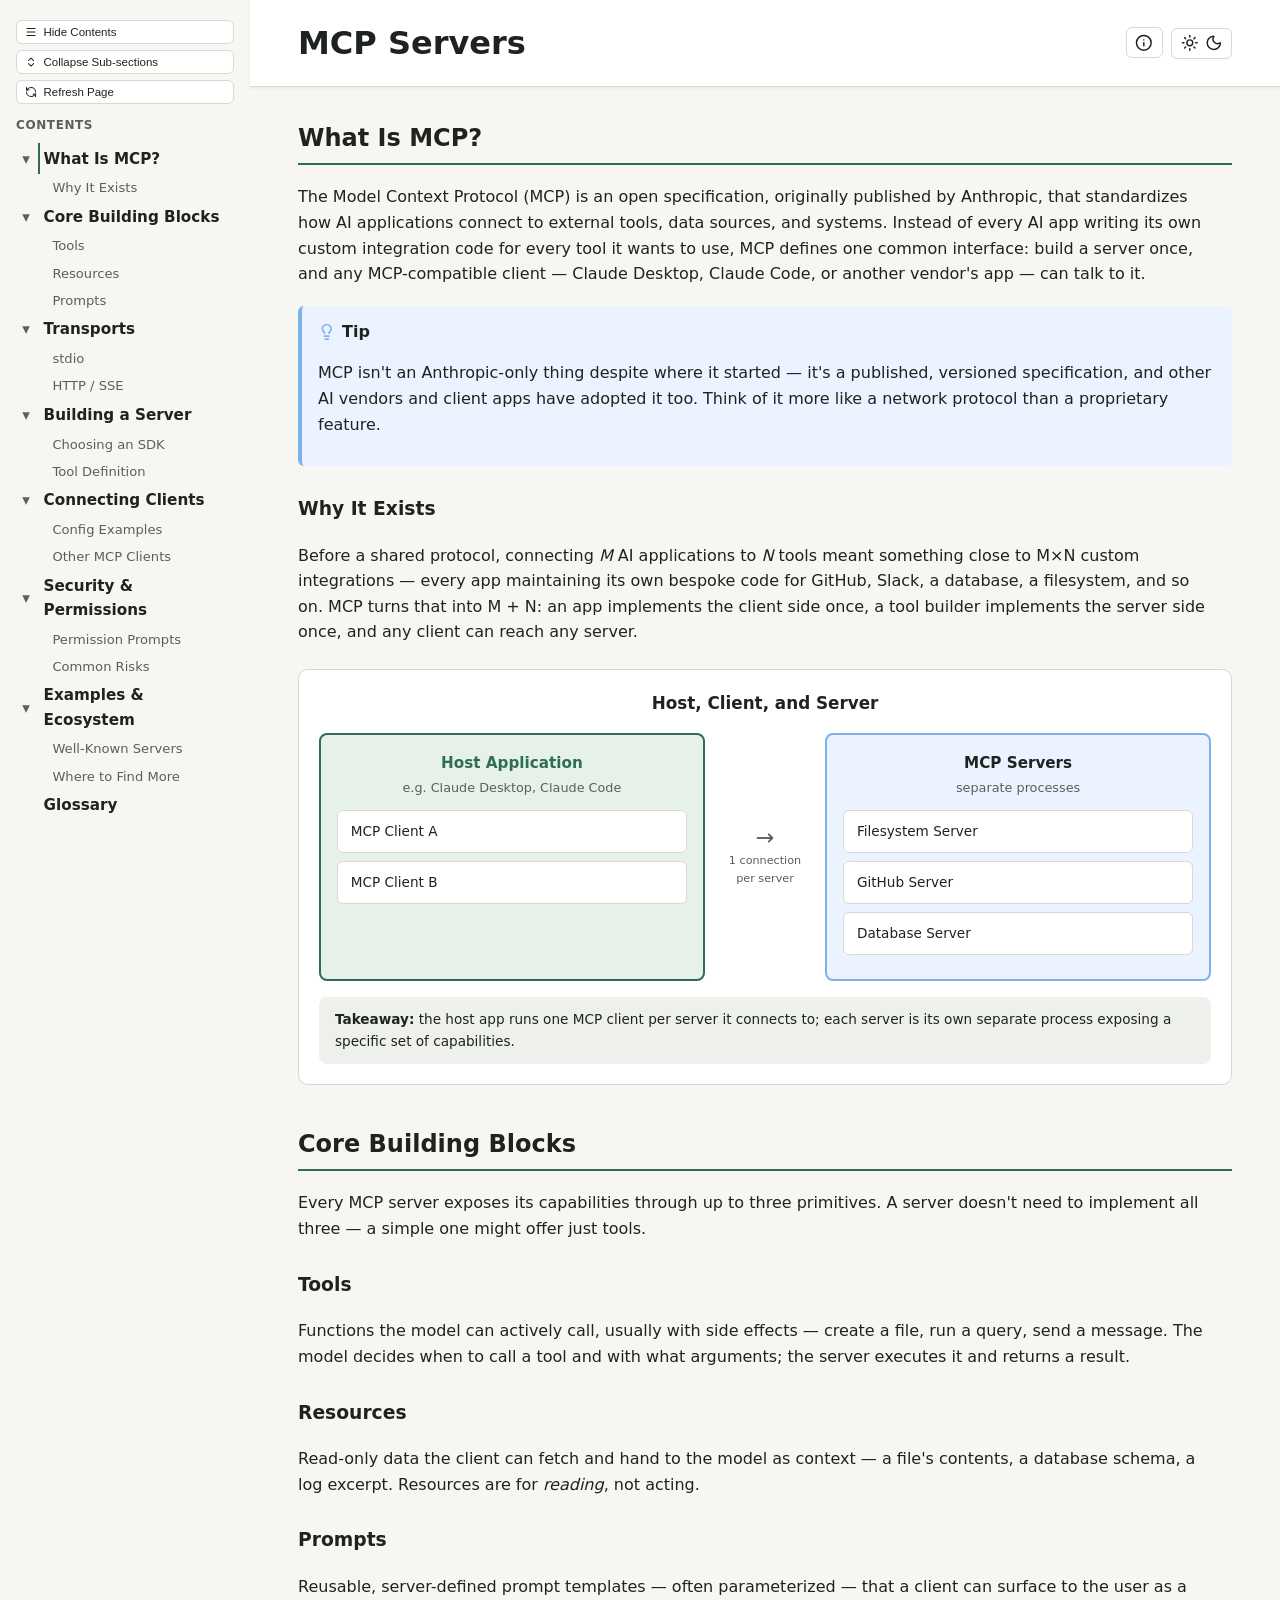
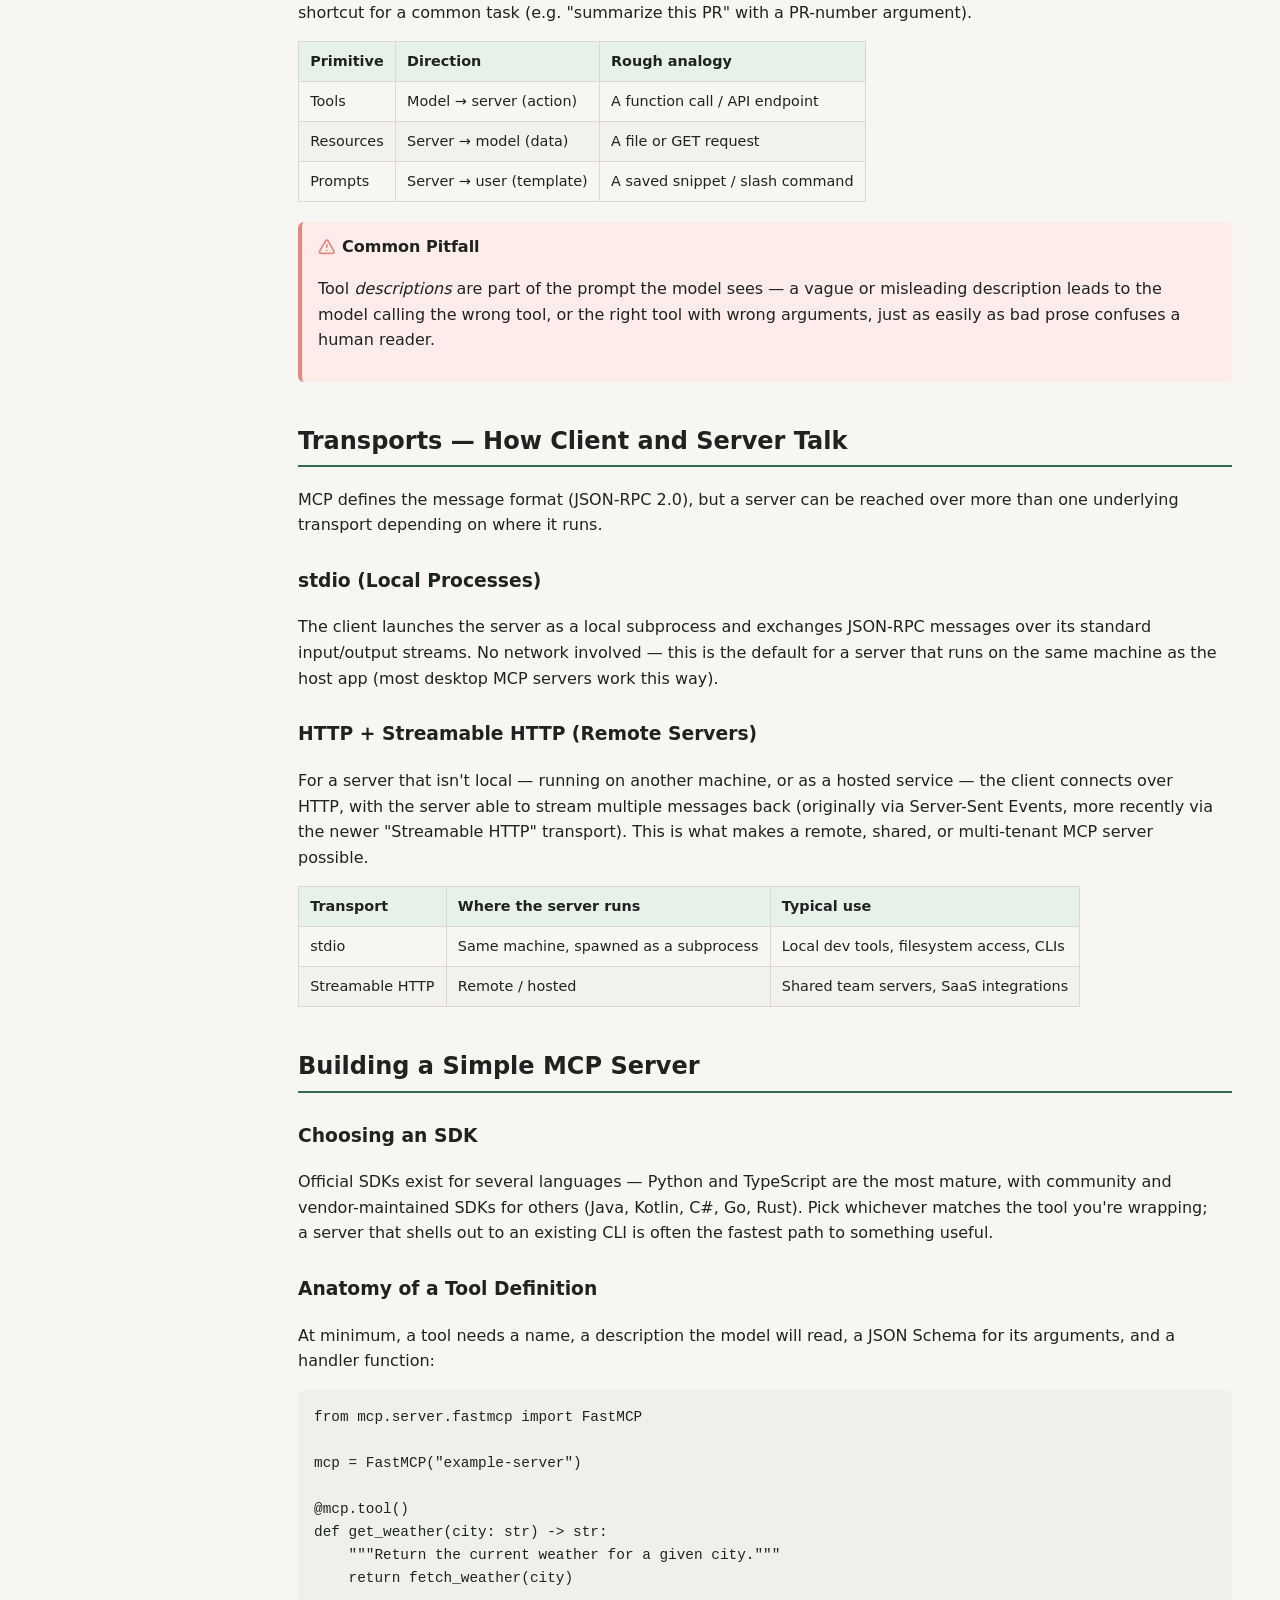
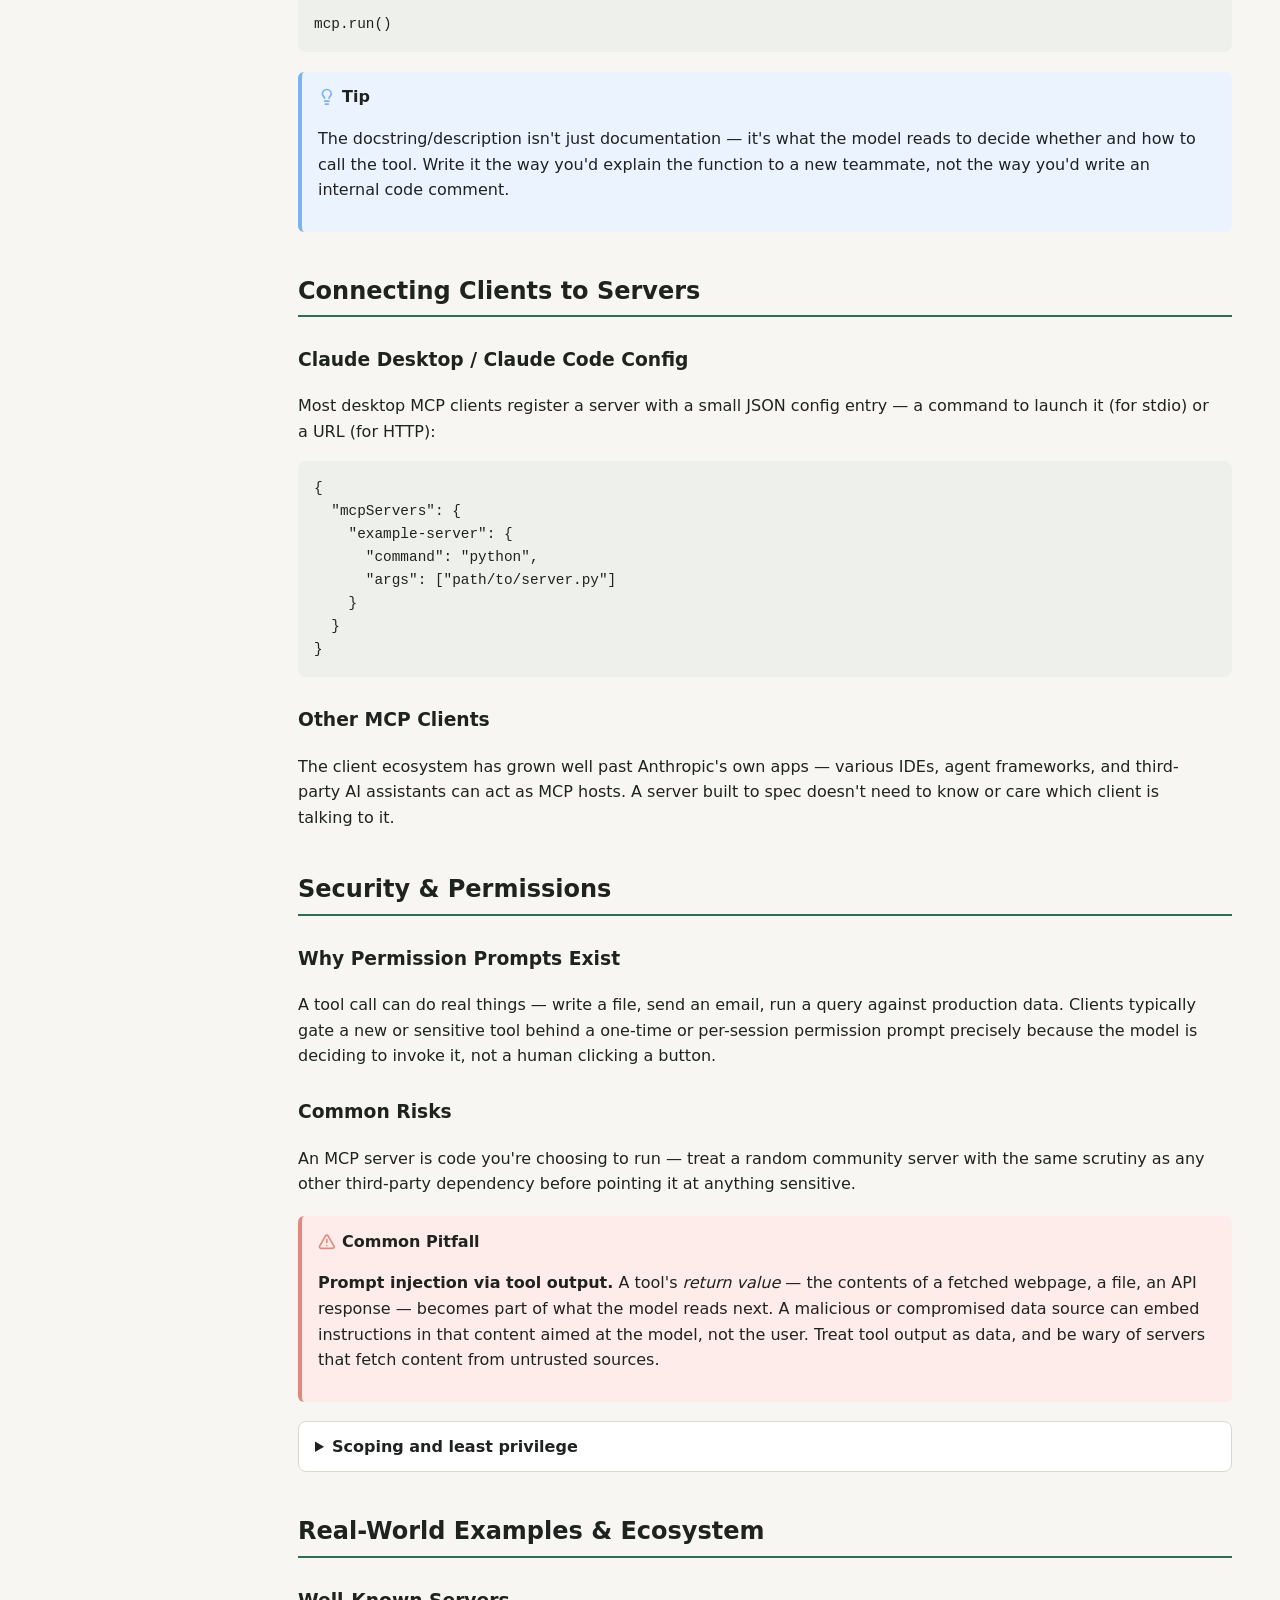
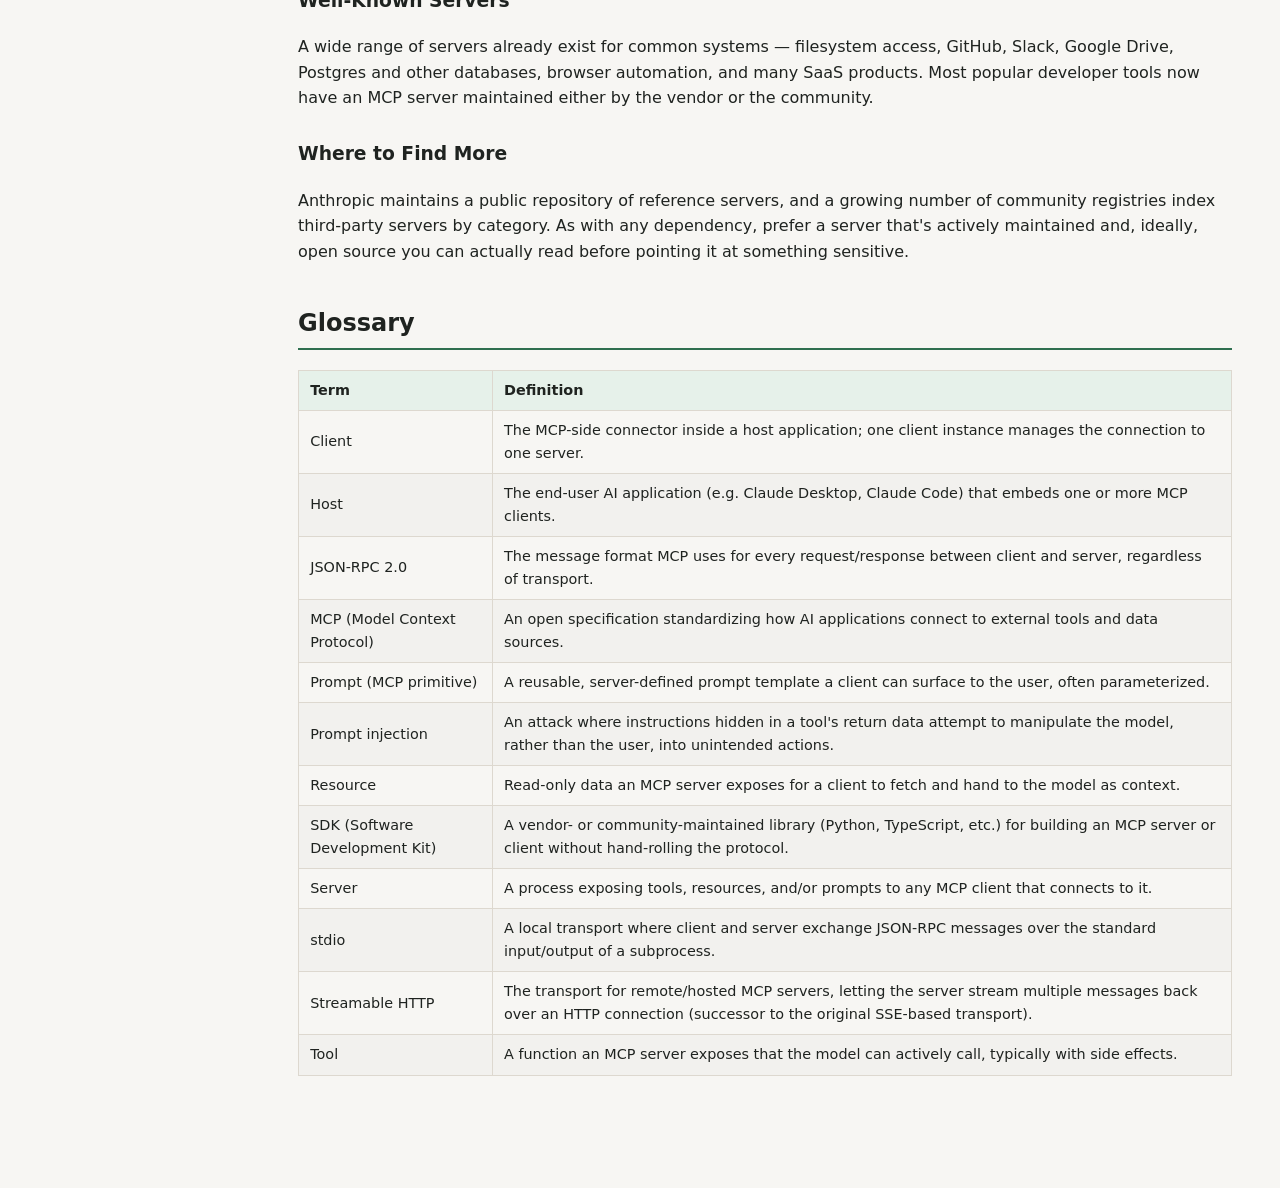
<file: MCP Servers - Overview.html>
<!doctype html>
<html lang="en">
<head>
  <meta charset="utf-8">
  <meta name="viewport" content="width=device-width, initial-scale=1, viewport-fit=cover">
  <title>MCP Servers — Study Guide</title>
  <link rel="stylesheet" href="assets/style.css?v=20260921a">
  <script>
    (function () {
      try {
        var theme = localStorage.getItem("sg-theme");
        if (theme === "light" || theme === "dark") {
          document.documentElement.setAttribute("data-theme", theme);
        }
        if (localStorage.getItem("sg-toc-collapsed") === "1") {
          document.documentElement.classList.add("sg-toc-pref-collapsed");
        }
      } catch (e) {}
    })();
  </script>
</head>
<body>
  <svg style="display:none" aria-hidden="true">
    <symbol id="icon-info" viewBox="0 0 24 24">
      <circle cx="12" cy="12" r="10" /><path d="M12 16v-4" /><path d="M12 8h.01" />
    </symbol>
    <symbol id="icon-sun" viewBox="0 0 24 24">
      <circle cx="12" cy="12" r="4" /><path d="M12 2v2" /><path d="M12 20v2" />
      <path d="m4.93 4.93 1.41 1.41" /><path d="m17.66 17.66 1.41 1.41" />
      <path d="M2 12h2" /><path d="M20 12h2" />
      <path d="m6.34 17.66-1.41 1.41" /><path d="m19.07 4.93-1.41 1.41" />
    </symbol>
    <symbol id="icon-moon" viewBox="0 0 24 24">
      <path d="M20.985 12.486a9 9 0 1 1-9.473-9.472c.405-.022.617.46.402.803a6 6 0 0 0 8.268 8.268c.344-.215.825-.004.803.401" />
    </symbol>
    <symbol id="icon-menu" viewBox="0 0 24 24">
      <path d="M4 5h16" /><path d="M4 12h16" /><path d="M4 19h16" />
    </symbol>
    <symbol id="icon-chevrons-up-down" viewBox="0 0 24 24">
      <path d="m7 15 5 5 5-5" /><path d="m7 9 5-5 5 5" />
    </symbol>
    <symbol id="icon-arrow-up" viewBox="0 0 24 24">
      <path d="m5 12 7-7 7 7" /><path d="M12 19V5" />
    </symbol>
    <symbol id="icon-lightbulb" viewBox="0 0 24 24">
      <path d="M15 14c.2-1 .7-1.7 1.5-2.5 1-.9 1.5-2.2 1.5-3.5A6 6 0 0 0 6 8c0 1 .2 2.2 1.5 3.5.7.7 1.3 1.5 1.5 2.5" />
      <path d="M9 18h6" /><path d="M10 22h4" />
    </symbol>
    <symbol id="icon-calculator" viewBox="0 0 24 24">
      <rect width="16" height="20" x="4" y="2" rx="2" />
      <line x1="8" x2="16" y1="6" y2="6" /><line x1="16" x2="16" y1="14" y2="18" />
      <path d="M16 10h.01" /><path d="M12 10h.01" /><path d="M8 10h.01" />
      <path d="M12 14h.01" /><path d="M8 14h.01" /><path d="M12 18h.01" /><path d="M8 18h.01" />
    </symbol>
    <symbol id="icon-triangle-alert" viewBox="0 0 24 24">
      <path d="m21.73 18-8-14a2 2 0 0 0-3.48 0l-8 14A2 2 0 0 0 4 21h16a2 2 0 0 0 1.73-3" />
      <path d="M12 9v4" /><path d="M12 17h.01" />
    </symbol>
    <symbol id="icon-circle" viewBox="0 0 24 24">
      <circle cx="12" cy="12" r="10" />
    </symbol>
    <symbol id="icon-x" viewBox="0 0 24 24">
      <path d="M18 6 6 18" /><path d="m6 6 12 12" />
    </symbol>
  </svg>

  <div class="sg-layout">
    <div class="sg-toc-backdrop" id="sg-toc-backdrop" aria-hidden="true"></div>

    <div class="sg-toc" id="toc">
      <div class="sg-toc-topbar">
        <button class="sg-btn sg-btn-icon sg-toc-close" id="sg-toc-close" title="Close menu" aria-label="Close menu">
          <svg class="sg-icon" aria-hidden="true"><use href="#icon-x"></use></svg>
        </button>
      </div>
      <div class="sg-toc-rail">
        <button class="sg-btn" id="sg-toc-toggle" title="Show/hide the contents sidebar">
          <svg class="sg-icon" aria-hidden="true"><use href="#icon-menu"></use></svg>
          <span class="sg-btn-label">Hide Contents</span>
        </button>
        <button class="sg-btn" id="sg-toc-collapse-all" title="Collapse/expand all sub-sections">
          <svg class="sg-icon" aria-hidden="true"><use href="#icon-chevrons-up-down"></use></svg>
          <span class="sg-btn-label">Collapse Sub-sections</span>
        </button>
      </div>
      <div class="sg-toc-body">
        <div class="sg-toc-title-row">
          <div class="sg-toc-title">Contents</div>
        </div>
        <div id="toc-nav"></div>
      </div>
    </div>

    <div class="sg-main-wrap">
      <header class="sg-header">
        <div class="sg-header-row">
          <button class="sg-btn sg-btn-icon sg-mobile-menu-btn" id="sg-mobile-menu-toggle" title="Open contents menu" aria-label="Open contents menu" aria-expanded="false" aria-controls="toc">
            <svg class="sg-icon" aria-hidden="true"><use href="#icon-menu"></use></svg>
          </button>
          <h1 class="sg-title">MCP Servers</h1>
          <div class="sg-controls">
            <div class="sg-info-wrap">
              <button class="sg-btn sg-btn-icon" id="sg-info-toggle" title="Guide info" aria-expanded="false">
                <svg class="sg-icon" aria-hidden="true"><use href="#icon-info"></use></svg>
              </button>
              <div class="sg-info-popover" id="sg-info-popover" aria-hidden="true">
                <div class="sg-meta">Generated 2026-08-17 &middot; How AI applications connect to external tools and data through the Model Context Protocol</div>
                <div class="sg-badges">
                  <span class="sg-badge">Standard Overview</span>
                  <span class="sg-badge">Beginner &rarr; Intermediate</span>
                </div>
              </div>
            </div>
            <button class="sg-btn sg-btn-icon" id="sg-theme-toggle" title="Toggle light/dark">
              <svg class="sg-icon" aria-hidden="true"><use href="#icon-sun"></use></svg>
              <svg class="sg-icon" aria-hidden="true"><use href="#icon-moon"></use></svg>
            </button>
          </div>
        </div>
      </header>

      <main class="sg-main">

        <section>
          <h2>What Is MCP?</h2>
          <p>The Model Context Protocol (MCP) is an open specification, originally published by
          Anthropic, that standardizes how AI applications connect to external tools, data
          sources, and systems. Instead of every AI app writing its own custom integration code
          for every tool it wants to use, MCP defines one common interface: build a server once,
          and any MCP-compatible client — Claude Desktop, Claude Code, or another vendor's app —
          can talk to it.</p>

          <div class="sg-callout tip">
            <div class="sg-callout-title"><svg class="sg-icon" aria-hidden="true"><use href="#icon-lightbulb"></use></svg> Tip</div>
            <p>MCP isn't an Anthropic-only thing despite where it started — it's a published,
            versioned specification, and other AI vendors and client apps have adopted it too.
            Think of it more like a network protocol than a proprietary feature.</p>
          </div>

          <h3 data-toc="Why It Exists">Why It Exists</h3>
          <p>Before a shared protocol, connecting <em>M</em> AI applications to <em>N</em> tools
          meant something close to M&times;N custom integrations — every app maintaining its own
          bespoke code for GitHub, Slack, a database, a filesystem, and so on. MCP turns that into
          M + N: an app implements the client side once, a tool builder implements the server side
          once, and any client can reach any server.</p>

          <div class="sg-diagram">
            <div class="sg-diagram-title">Host, Client, and Server</div>
            <div class="sg-diagram-row">
              <div class="sg-diagram-panel accent">
                <div class="sg-diagram-panel-header">
                  <div class="sg-diagram-panel-title accent-text">Host Application</div>
                  <div class="sg-diagram-panel-sub">e.g. Claude Desktop, Claude Code</div>
                </div>
                <div class="sg-diagram-box">MCP Client A</div>
                <div class="sg-diagram-box">MCP Client B</div>
              </div>
              <div class="sg-diagram-arrow-right">
                <span class="arrow-glyph">&#8594;</span>
                <span class="arrow-caption">1 connection<br>per server</span>
              </div>
              <div class="sg-diagram-panel tip">
                <div class="sg-diagram-panel-header">
                  <div class="sg-diagram-panel-title">MCP Servers</div>
                  <div class="sg-diagram-panel-sub">separate processes</div>
                </div>
                <div class="sg-diagram-box">Filesystem Server</div>
                <div class="sg-diagram-box">GitHub Server</div>
                <div class="sg-diagram-box">Database Server</div>
              </div>
            </div>
            <div class="sg-diagram-footer"><strong>Takeaway:</strong> the host app runs one MCP
            client per server it connects to; each server is its own separate process exposing a
            specific set of capabilities.</div>
          </div>
        </section>

        <section>
          <h2>Core Building Blocks</h2>
          <p>Every MCP server exposes its capabilities through up to three primitives. A server
          doesn't need to implement all three — a simple one might offer just tools.</p>

          <h3>Tools</h3>
          <p>Functions the model can actively call, usually with side effects — create a file,
          run a query, send a message. The model decides when to call a tool and with what
          arguments; the server executes it and returns a result.</p>

          <h3>Resources</h3>
          <p>Read-only data the client can fetch and hand to the model as context — a file's
          contents, a database schema, a log excerpt. Resources are for <em>reading</em>, not
          acting.</p>

          <h3>Prompts</h3>
          <p>Reusable, server-defined prompt templates — often parameterized — that a client can
          surface to the user as a shortcut for a common task (e.g. "summarize this PR" with a
          PR-number argument).</p>

          <table>
            <thead><tr><th>Primitive</th><th>Direction</th><th>Rough analogy</th></tr></thead>
            <tbody>
              <tr><td>Tools</td><td>Model &rarr; server (action)</td><td>A function call / API endpoint</td></tr>
              <tr><td>Resources</td><td>Server &rarr; model (data)</td><td>A file or GET request</td></tr>
              <tr><td>Prompts</td><td>Server &rarr; user (template)</td><td>A saved snippet / slash command</td></tr>
            </tbody>
          </table>

          <div class="sg-callout warning">
            <div class="sg-callout-title"><svg class="sg-icon" aria-hidden="true"><use href="#icon-triangle-alert"></use></svg> Common Pitfall</div>
            <p>Tool <em>descriptions</em> are part of the prompt the model sees — a vague or
            misleading description leads to the model calling the wrong tool, or the right tool
            with wrong arguments, just as easily as bad prose confuses a human reader.</p>
          </div>
        </section>

        <section>
          <h2 data-toc="Transports">Transports — How Client and Server Talk</h2>
          <p>MCP defines the message format (JSON-RPC 2.0), but a server can be reached over more
          than one underlying transport depending on where it runs.</p>

          <h3 data-toc="stdio">stdio (Local Processes)</h3>
          <p>The client launches the server as a local subprocess and exchanges JSON-RPC messages
          over its standard input/output streams. No network involved — this is the default for a
          server that runs on the same machine as the host app (most desktop MCP servers work
          this way).</p>

          <h3 data-toc="HTTP / SSE">HTTP + Streamable HTTP (Remote Servers)</h3>
          <p>For a server that isn't local — running on another machine, or as a hosted service —
          the client connects over HTTP, with the server able to stream multiple messages back
          (originally via Server-Sent Events, more recently via the newer "Streamable HTTP"
          transport). This is what makes a remote, shared, or multi-tenant MCP server possible.</p>

          <table>
            <thead><tr><th>Transport</th><th>Where the server runs</th><th>Typical use</th></tr></thead>
            <tbody>
              <tr><td>stdio</td><td>Same machine, spawned as a subprocess</td><td>Local dev tools, filesystem access, CLIs</td></tr>
              <tr><td>Streamable HTTP</td><td>Remote / hosted</td><td>Shared team servers, SaaS integrations</td></tr>
            </tbody>
          </table>
        </section>

        <section>
          <h2 data-toc="Building a Server">Building a Simple MCP Server</h2>

          <h3>Choosing an SDK</h3>
          <p>Official SDKs exist for several languages — Python and TypeScript are the most
          mature, with community and vendor-maintained SDKs for others (Java, Kotlin, C#, Go,
          Rust). Pick whichever matches the tool you're wrapping; a server that shells out to an
          existing CLI is often the fastest path to something useful.</p>

          <h3 data-toc="Tool Definition">Anatomy of a Tool Definition</h3>
          <p>At minimum, a tool needs a name, a description the model will read, a JSON Schema
          for its arguments, and a handler function:</p>
          <pre><code>from mcp.server.fastmcp import FastMCP

mcp = FastMCP("example-server")

@mcp.tool()
def get_weather(city: str) -> str:
    """Return the current weather for a given city."""
    return fetch_weather(city)

mcp.run()</code></pre>

          <div class="sg-callout tip">
            <div class="sg-callout-title"><svg class="sg-icon" aria-hidden="true"><use href="#icon-lightbulb"></use></svg> Tip</div>
            <p>The docstring/description isn't just documentation — it's what the model reads to
            decide whether and how to call the tool. Write it the way you'd explain the function
            to a new teammate, not the way you'd write an internal code comment.</p>
          </div>
        </section>

        <section>
          <h2 data-toc="Connecting Clients">Connecting Clients to Servers</h2>

          <h3 data-toc="Config Examples">Claude Desktop / Claude Code Config</h3>
          <p>Most desktop MCP clients register a server with a small JSON config entry — a
          command to launch it (for stdio) or a URL (for HTTP):</p>
          <pre><code>{
  "mcpServers": {
    "example-server": {
      "command": "python",
      "args": ["path/to/server.py"]
    }
  }
}</code></pre>

          <h3>Other MCP Clients</h3>
          <p>The client ecosystem has grown well past Anthropic's own apps — various IDEs, agent
          frameworks, and third-party AI assistants can act as MCP hosts. A server built to spec
          doesn't need to know or care which client is talking to it.</p>
        </section>

        <section>
          <h2>Security &amp; Permissions</h2>

          <h3 data-toc="Permission Prompts">Why Permission Prompts Exist</h3>
          <p>A tool call can do real things — write a file, send an email, run a query against
          production data. Clients typically gate a new or sensitive tool behind a one-time or
          per-session permission prompt precisely because the model is deciding to invoke it, not
          a human clicking a button.</p>

          <h3>Common Risks</h3>
          <p>An MCP server is code you're choosing to run — treat a random community server with
          the same scrutiny as any other third-party dependency before pointing it at anything
          sensitive.</p>

          <div class="sg-callout warning">
            <div class="sg-callout-title"><svg class="sg-icon" aria-hidden="true"><use href="#icon-triangle-alert"></use></svg> Common Pitfall</div>
            <p><strong>Prompt injection via tool output.</strong> A tool's <em>return value</em>
            — the contents of a fetched webpage, a file, an API response — becomes part of what
            the model reads next. A malicious or compromised data source can embed instructions
            in that content aimed at the model, not the user. Treat tool output as data, and be
            wary of servers that fetch content from untrusted sources.</p>
          </div>

          <details class="sg-section">
            <summary>Scoping and least privilege</summary>
            <p>Where a server supports it, grant the narrowest scope that does the job — a
            filesystem server pointed at one project folder rather than the whole drive, a
            database credential with read-only access if the task never needs to write. The same
            principle you'd apply to any API key applies here.</p>
          </details>
        </section>

        <section>
          <h2 data-toc="Examples & Ecosystem">Real-World Examples &amp; Ecosystem</h2>

          <h3>Well-Known Servers</h3>
          <p>A wide range of servers already exist for common systems — filesystem access,
          GitHub, Slack, Google Drive, Postgres and other databases, browser automation, and many
          SaaS products. Most popular developer tools now have an MCP server maintained either by
          the vendor or the community.</p>

          <h3>Where to Find More</h3>
          <p>Anthropic maintains a public repository of reference servers, and a growing number of
          community registries index third-party servers by category. As with any dependency,
          prefer a server that's actively maintained and, ideally, open source you can actually
          read before pointing it at something sensitive.</p>
        </section>

        <section>
          <h2>Glossary</h2>
          <table>
            <thead><tr><th>Term</th><th>Definition</th></tr></thead>
            <tbody>
              <tr><td>Client</td><td>The MCP-side connector inside a host application; one client instance manages the connection to one server.</td></tr>
              <tr><td>Host</td><td>The end-user AI application (e.g. Claude Desktop, Claude Code) that embeds one or more MCP clients.</td></tr>
              <tr><td>JSON-RPC 2.0</td><td>The message format MCP uses for every request/response between client and server, regardless of transport.</td></tr>
              <tr><td>MCP (Model Context Protocol)</td><td>An open specification standardizing how AI applications connect to external tools and data sources.</td></tr>
              <tr><td>Prompt (MCP primitive)</td><td>A reusable, server-defined prompt template a client can surface to the user, often parameterized.</td></tr>
              <tr><td>Prompt injection</td><td>An attack where instructions hidden in a tool's return data attempt to manipulate the model, rather than the user, into unintended actions.</td></tr>
              <tr><td>Resource</td><td>Read-only data an MCP server exposes for a client to fetch and hand to the model as context.</td></tr>
              <tr><td>SDK (Software Development Kit)</td><td>A vendor- or community-maintained library (Python, TypeScript, etc.) for building an MCP server or client without hand-rolling the protocol.</td></tr>
              <tr><td>Server</td><td>A process exposing tools, resources, and/or prompts to any MCP client that connects to it.</td></tr>
              <tr><td>stdio</td><td>A local transport where client and server exchange JSON-RPC messages over the standard input/output of a subprocess.</td></tr>
              <tr><td>Streamable HTTP</td><td>The transport for remote/hosted MCP servers, letting the server stream multiple messages back over an HTTP connection (successor to the original SSE-based transport).</td></tr>
              <tr><td>Tool</td><td>A function an MCP server exposes that the model can actively call, typically with side effects.</td></tr>
            </tbody>
          </table>
        </section>

      </main>
    </div>
  </div>

  <button class="sg-back-to-top" id="sg-back-to-top" title="Back to top">
    <svg class="sg-icon" aria-hidden="true"><use href="#icon-arrow-up"></use></svg>
  </button>
  <script src="assets/script.js?v=20260921a"></script>
</body>
</html>
</file>
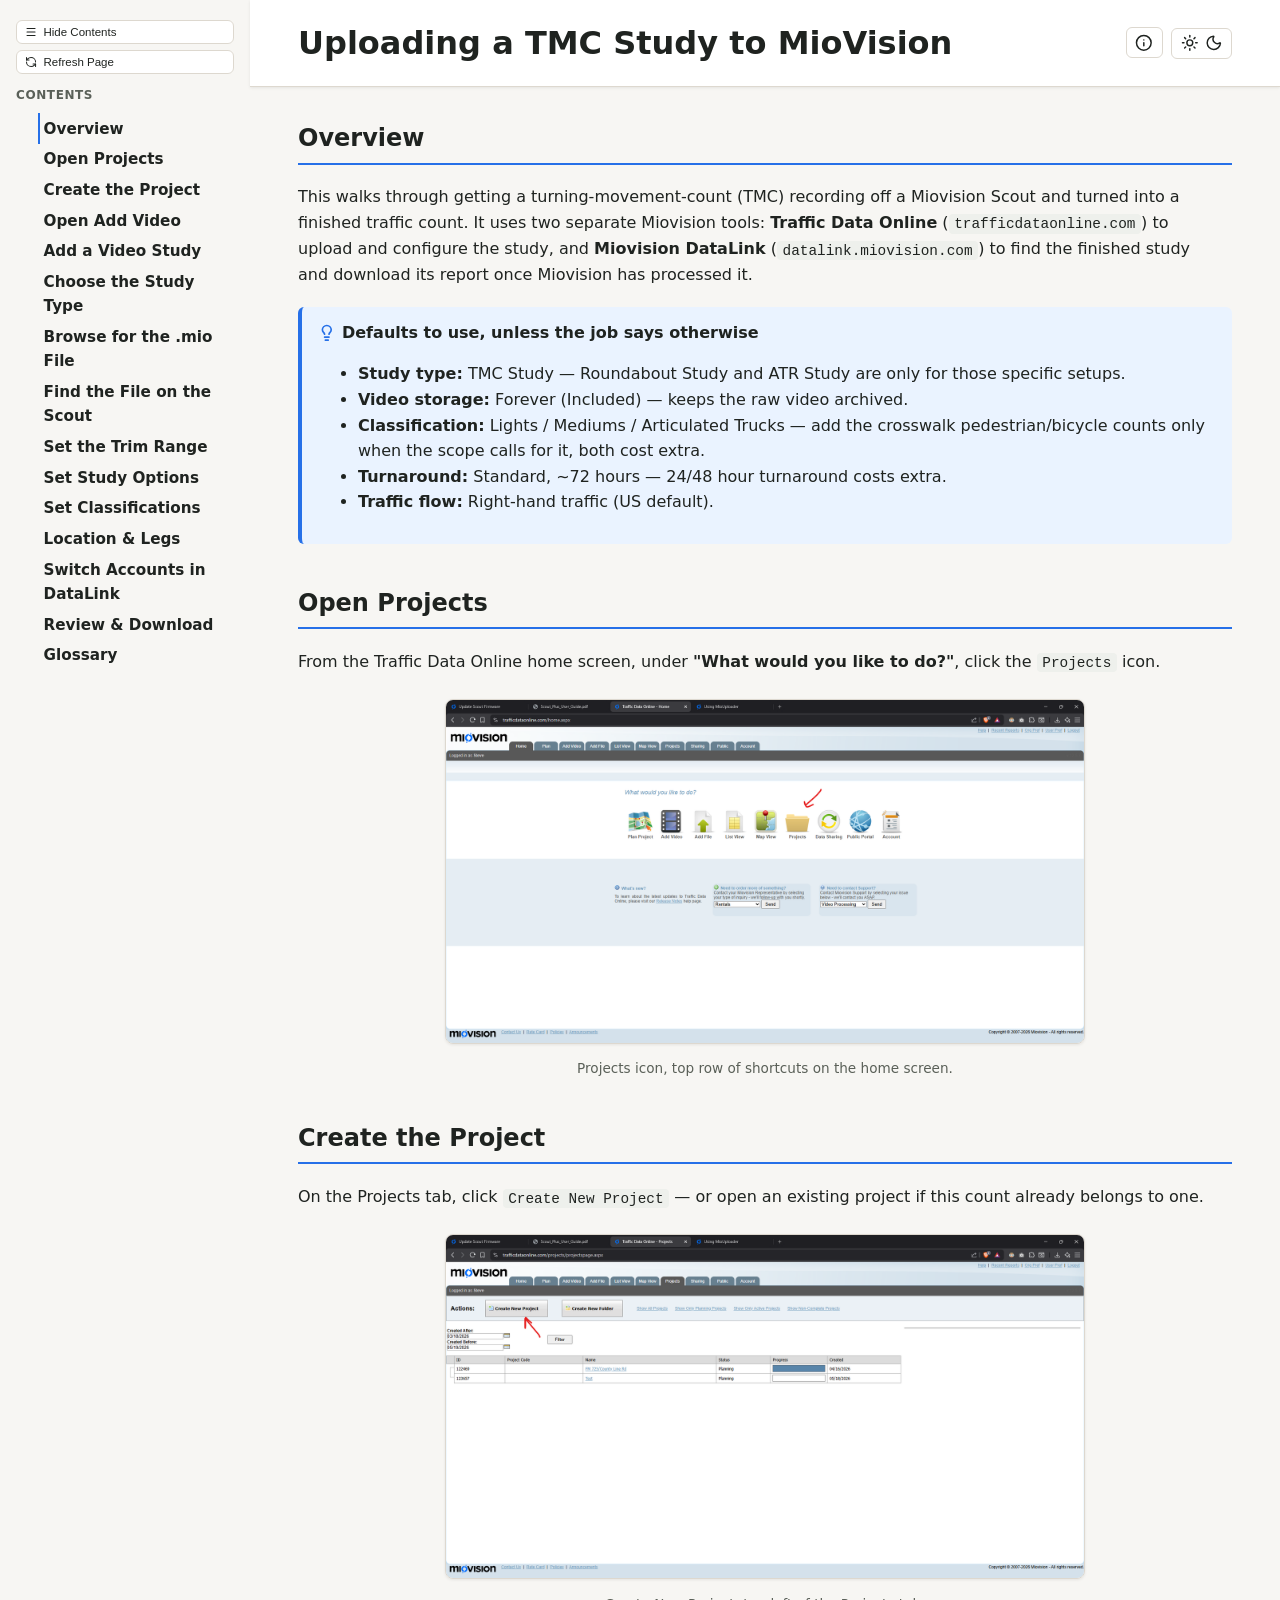
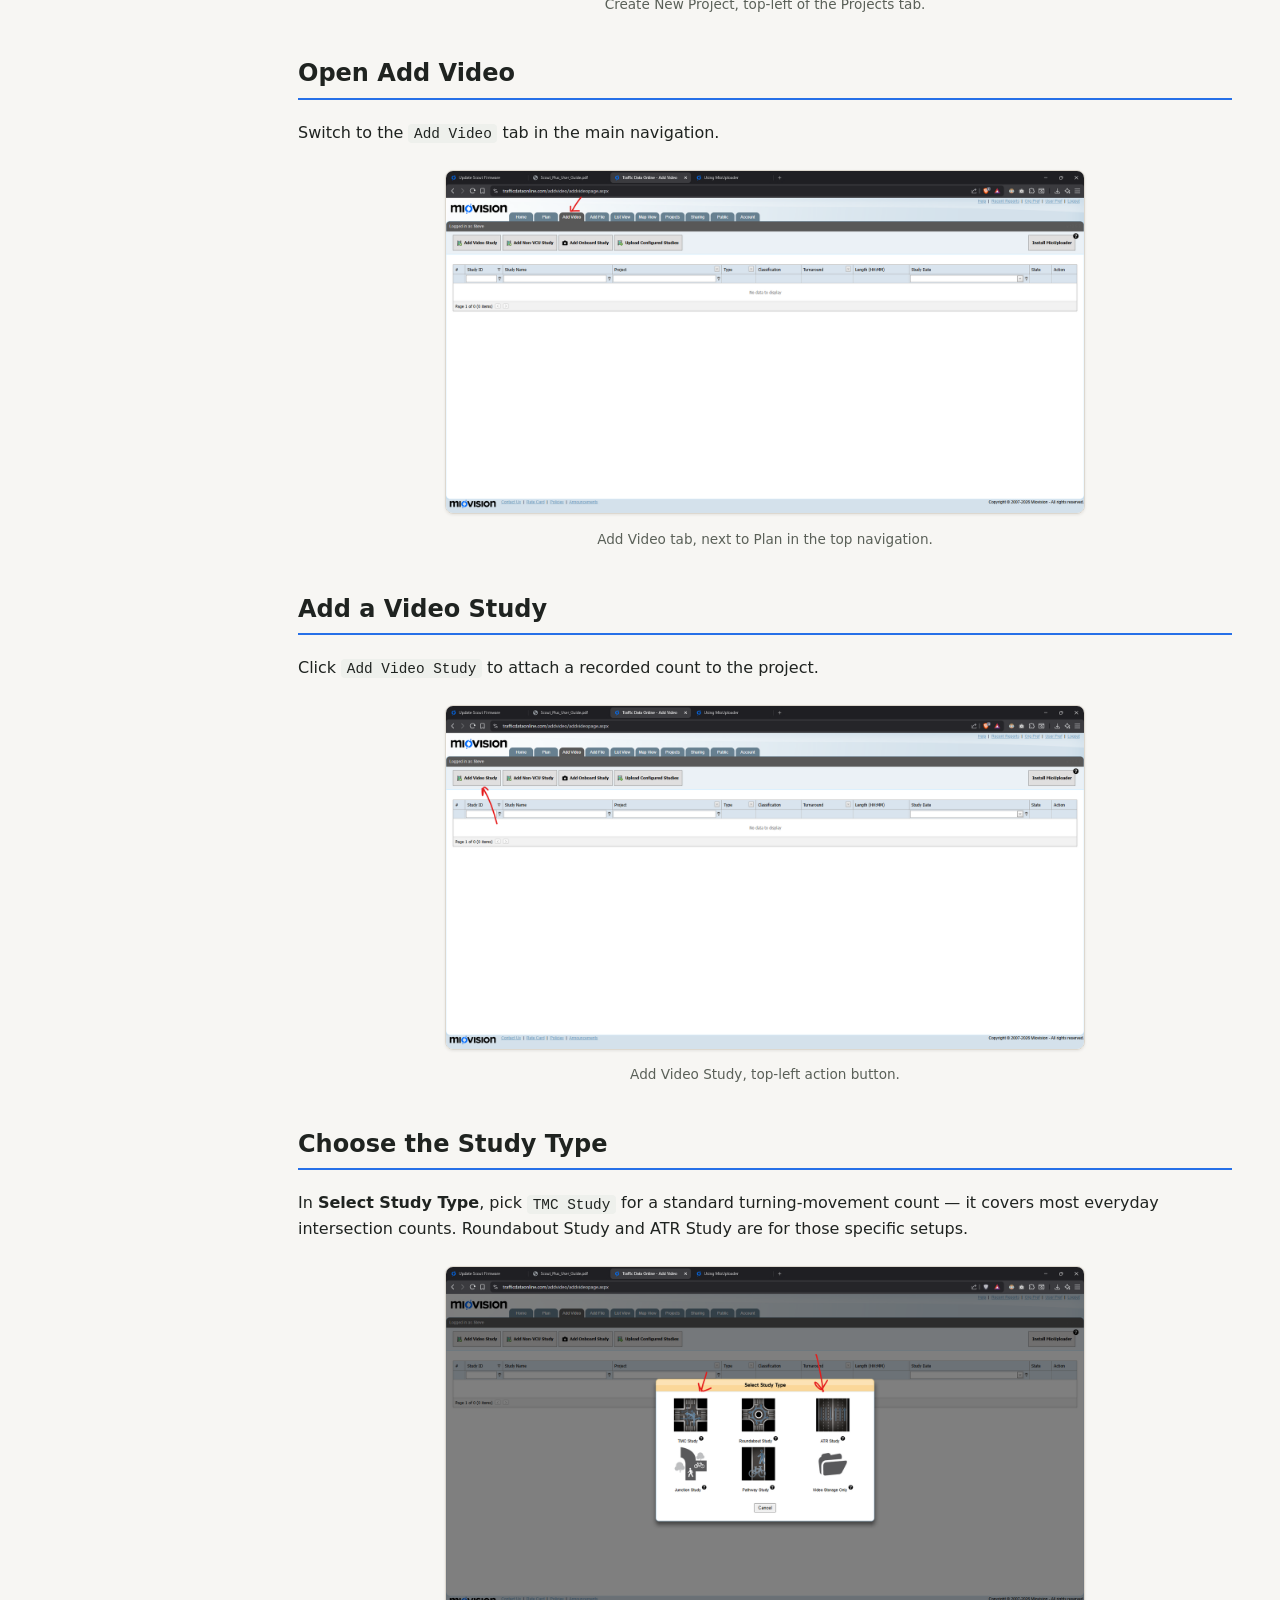
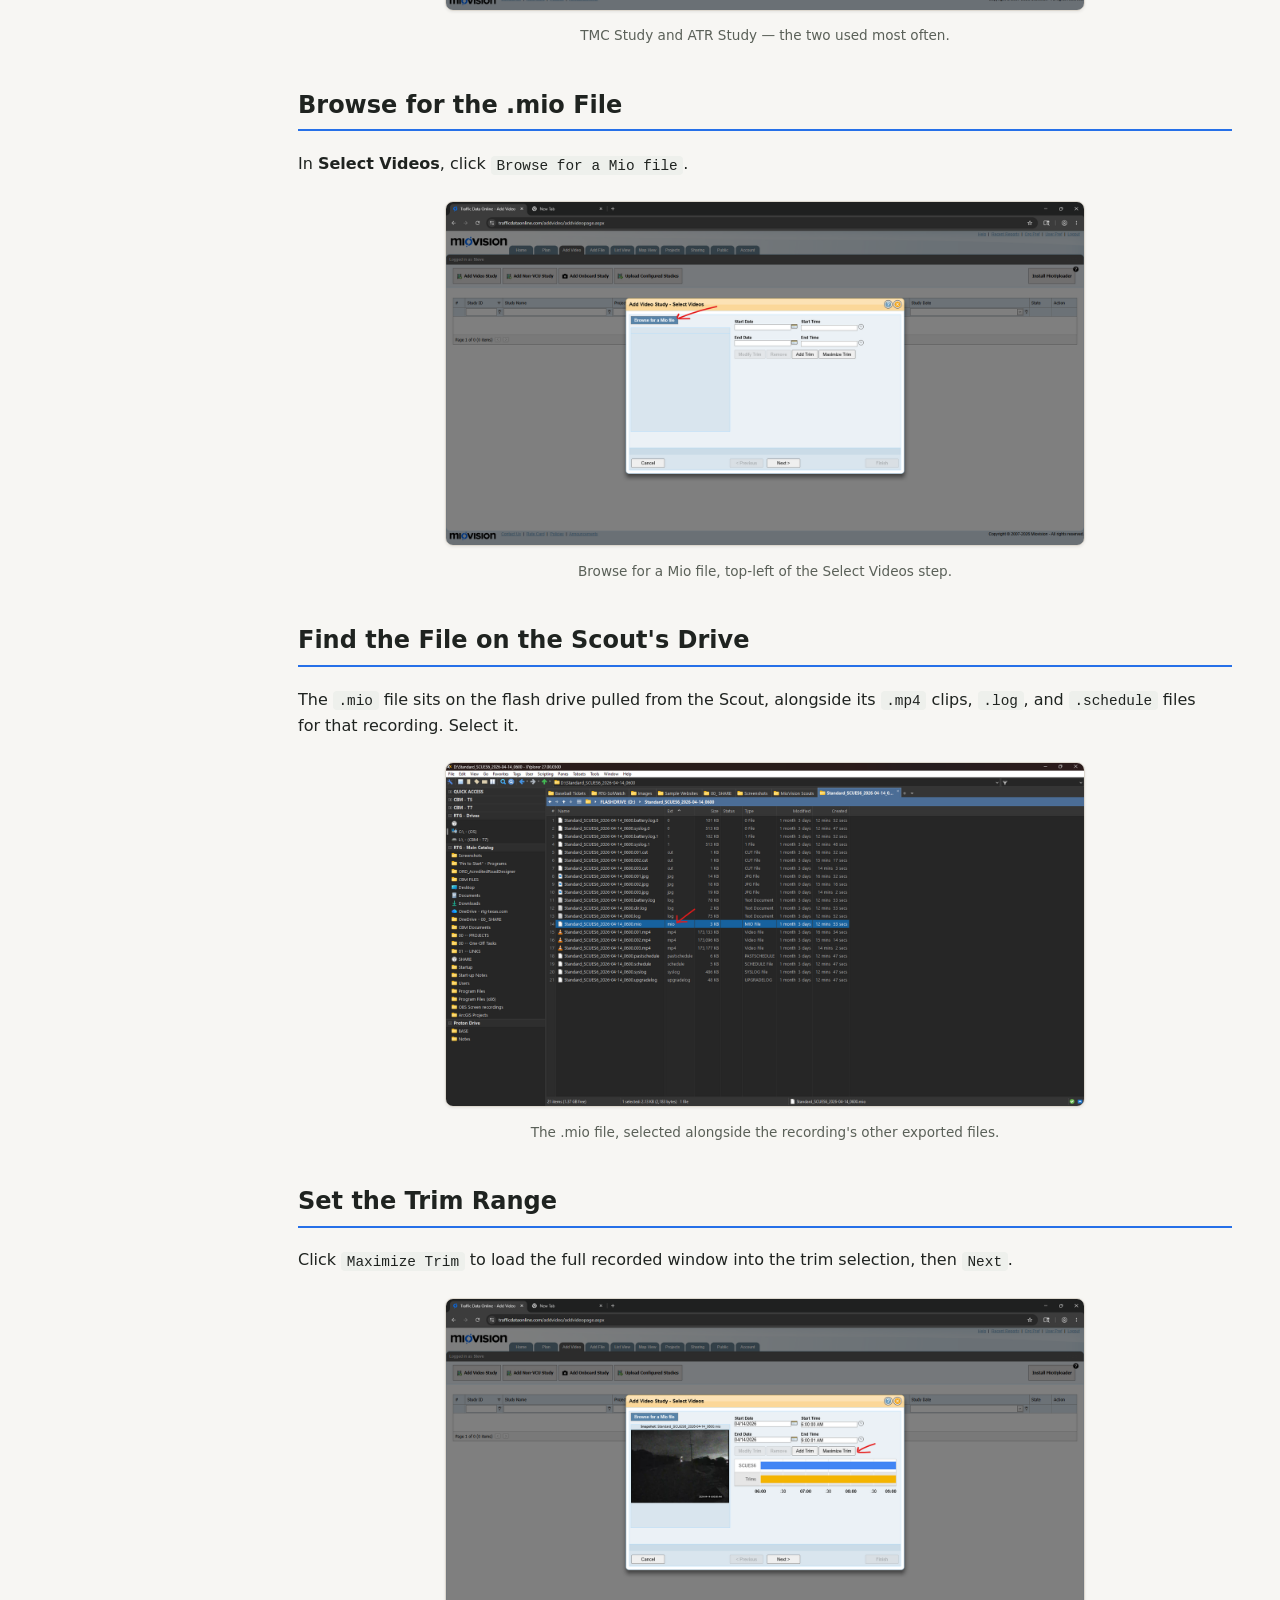
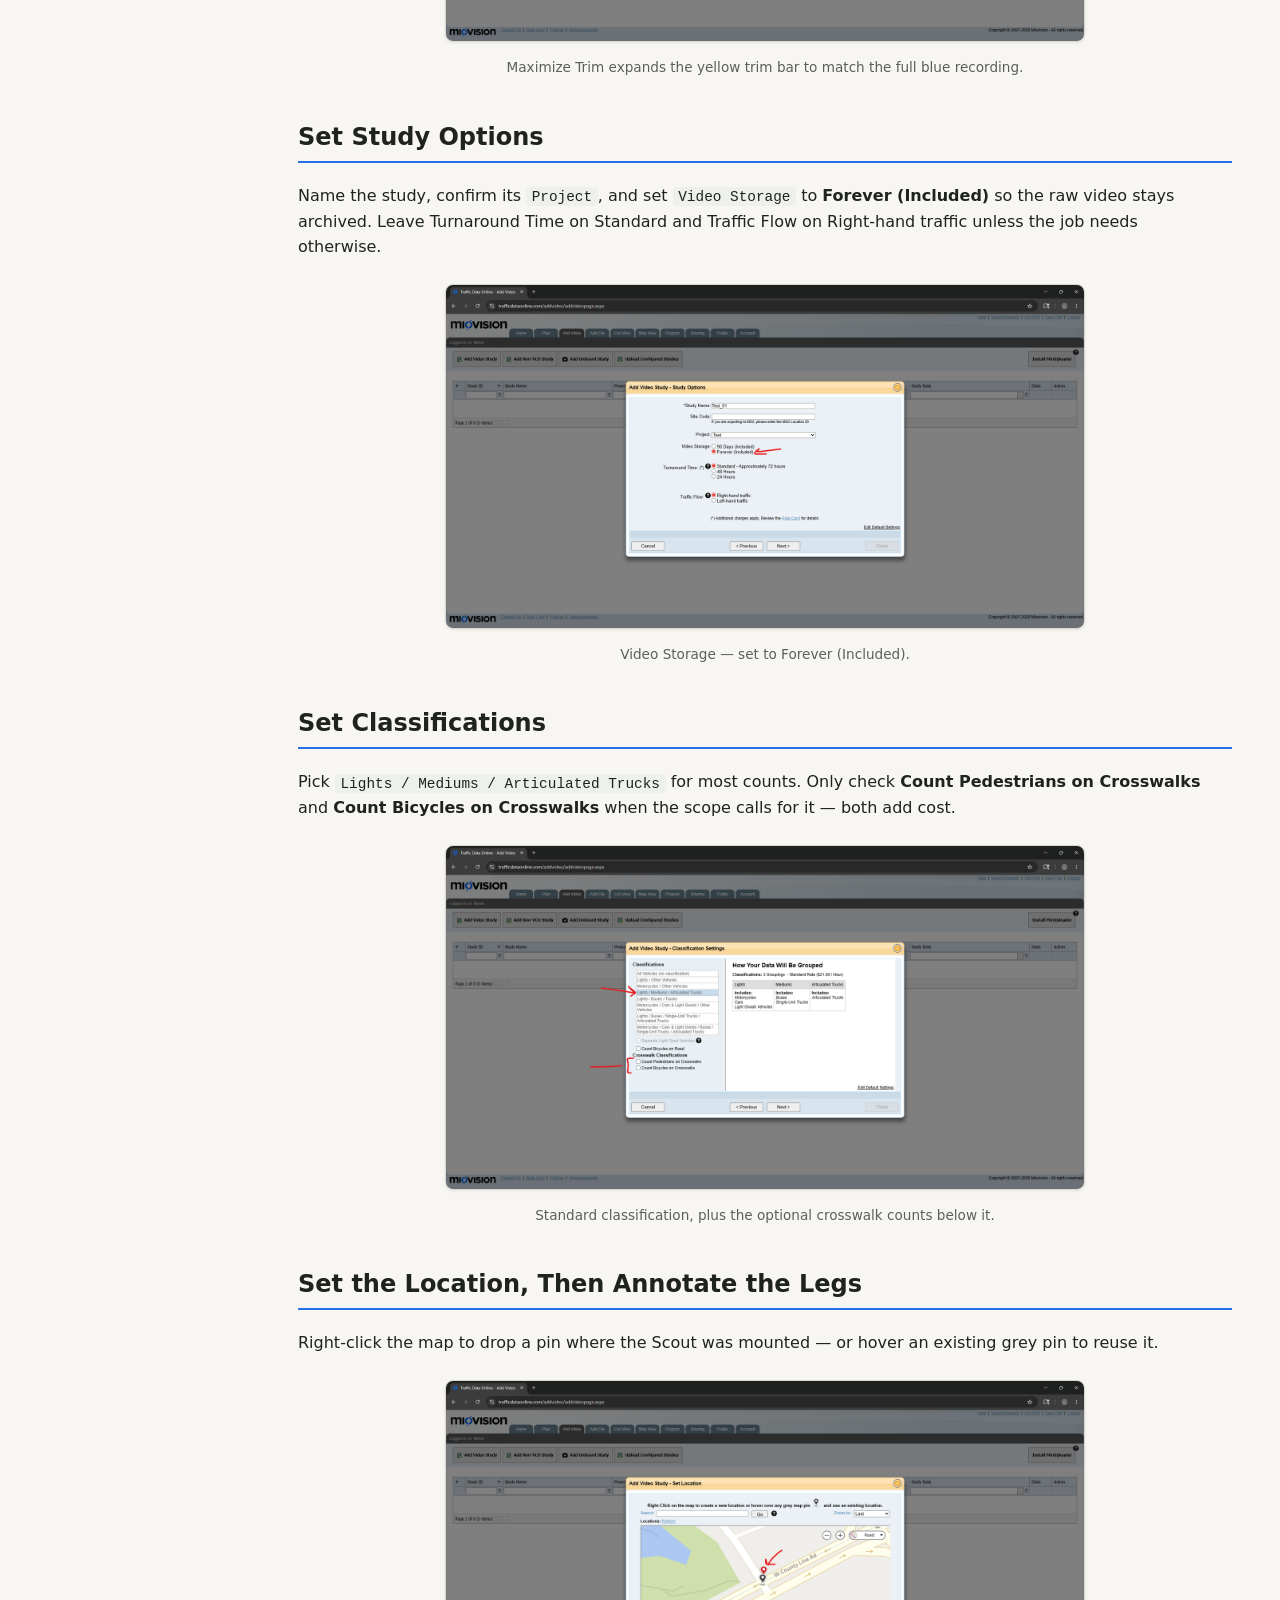
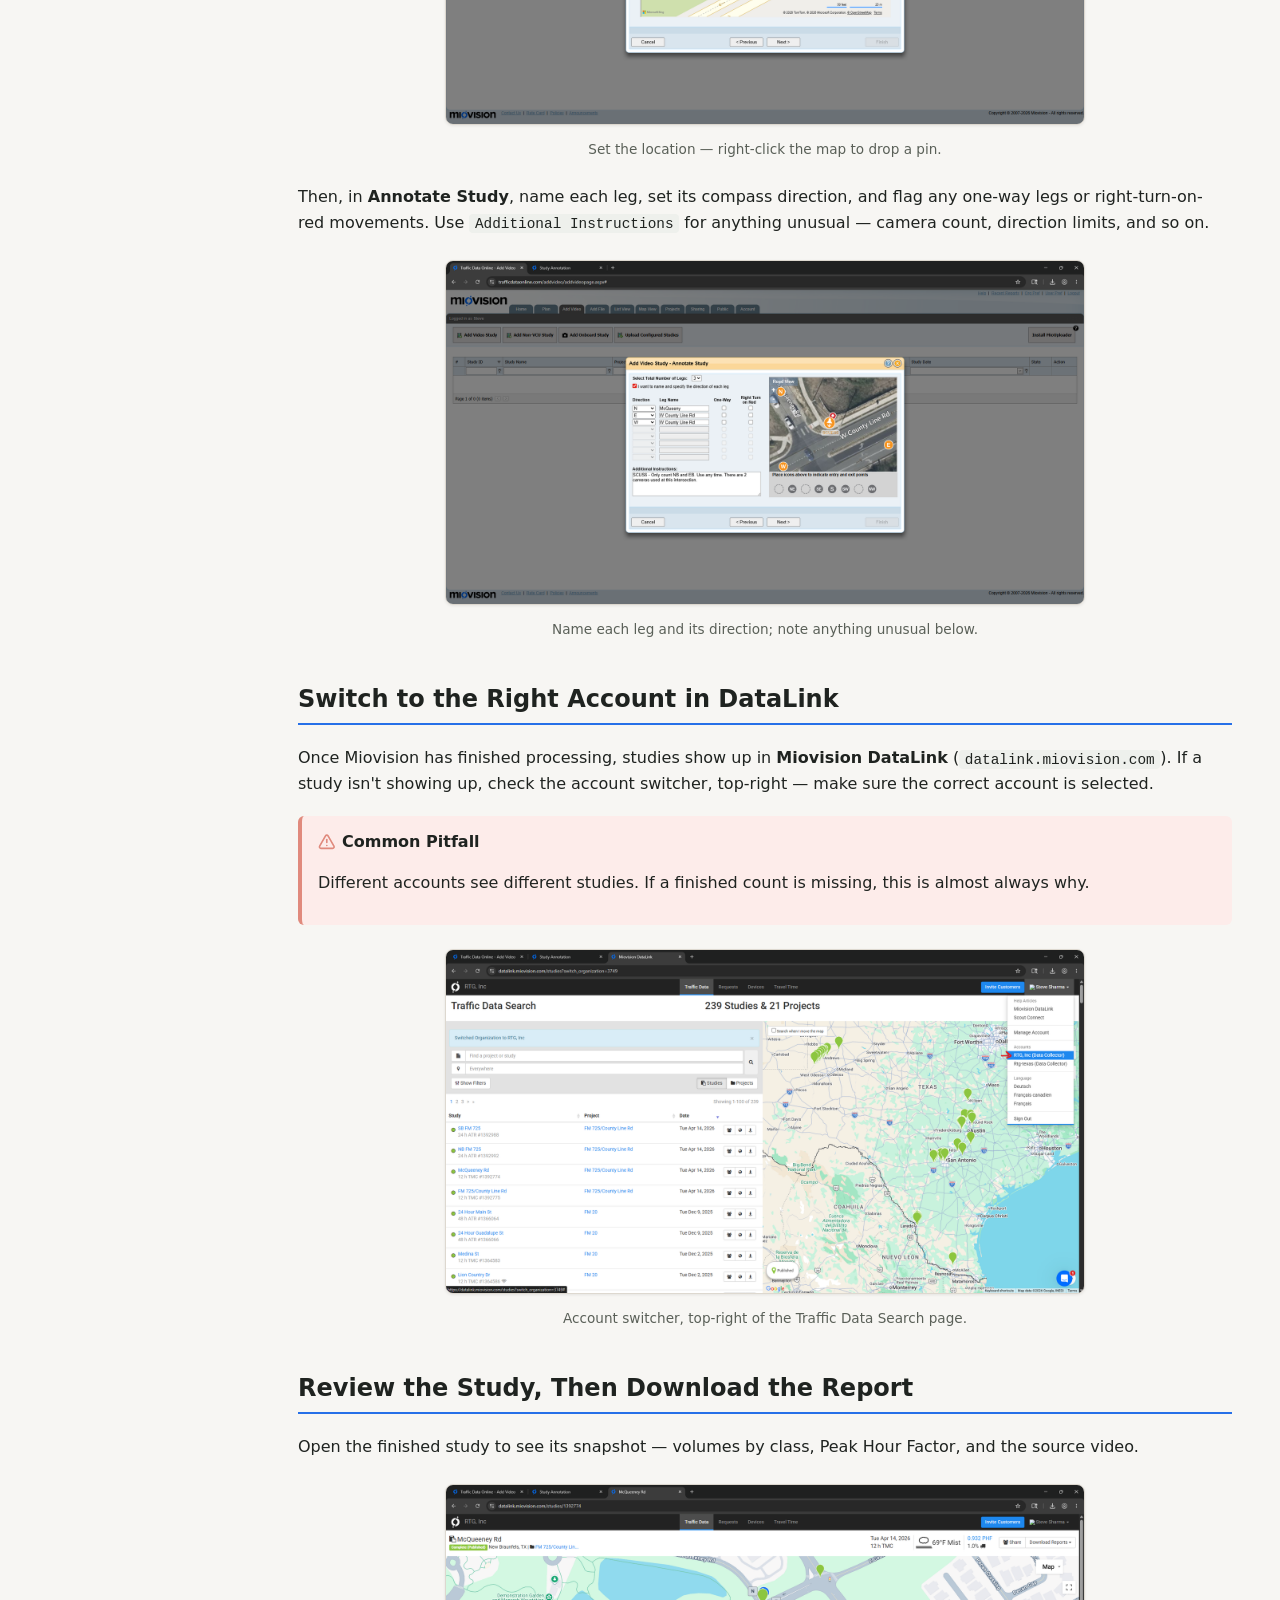
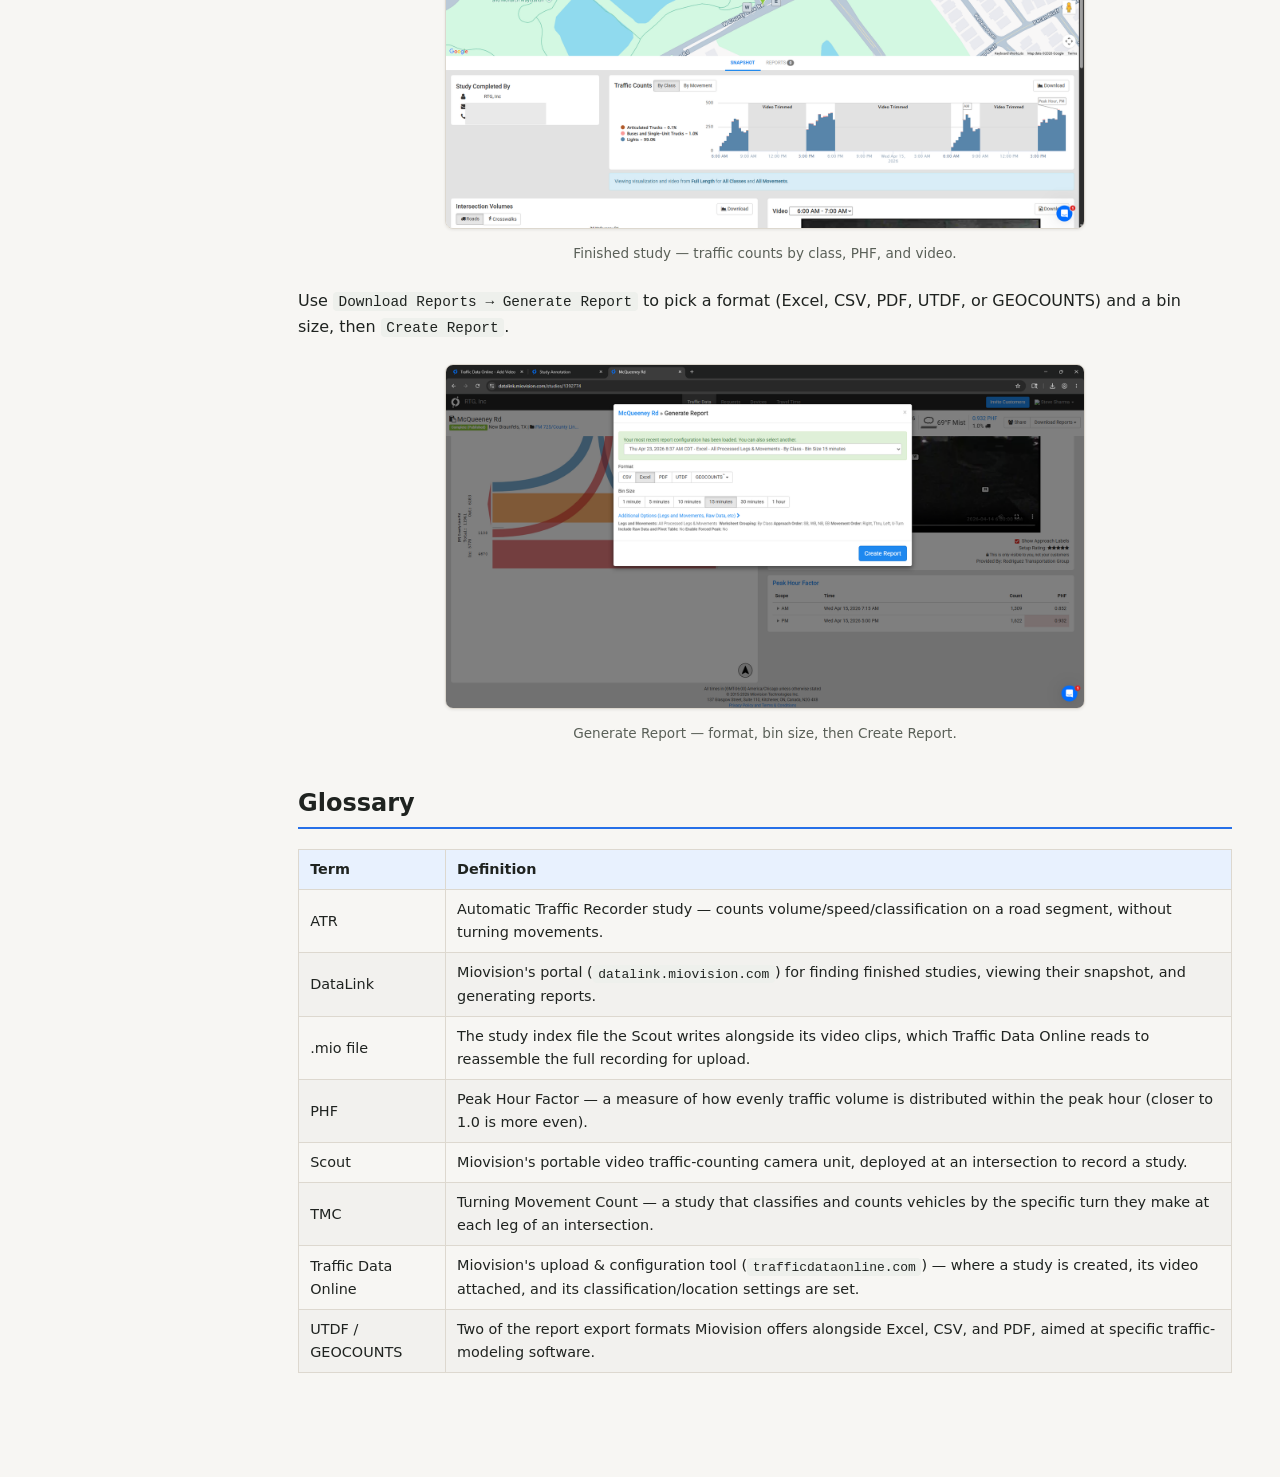
<file: MioVision TMC Upload - Reference.html>
<!doctype html>
<html lang="en">
<head>
  <meta charset="utf-8">
  <meta name="viewport" content="width=device-width, initial-scale=1, viewport-fit=cover">
  <title>MioVision TMC Upload — Reference</title>
  <link rel="stylesheet" href="assets/style.css?v=20260921a">
  <script>
    (function () {
      try {
        var theme = localStorage.getItem("sg-theme");
        if (theme === "light" || theme === "dark") {
          document.documentElement.setAttribute("data-theme", theme);
        }
        if (localStorage.getItem("sg-toc-collapsed") === "1") {
          document.documentElement.classList.add("sg-toc-pref-collapsed");
        }
      } catch (e) {}
    })();
  </script>
  <!-- Same Miovision-blue accent override as "Scout User Guide - Reference.html" (sampled from
       Miovision's own wordmark, ~#2670e8) — kept in sync with that companion guide rather than
       the shared default accent, since both guides cover the same product family. Scoped
       override on top of the shared template, not an edit to style.css itself. -->
  <style>
    :root {
      --accent: #2670e8;
      --accent-soft: #e8f1fe;
      --tip-border: #2670e8;
    }
    :root[data-theme="dark"] {
      --accent: #6ca4fb;
      --accent-soft: #17263f;
      --tip-border: #6ca4fb;
    }
    @media (prefers-color-scheme: dark) {
      :root:not([data-theme="light"]) {
        --accent: #6ca4fb;
        --accent-soft: #17263f;
        --tip-border: #6ca4fb;
      }
    }
  </style>
</head>
<body>
  <svg style="display:none" aria-hidden="true">
    <symbol id="icon-info" viewBox="0 0 24 24">
      <circle cx="12" cy="12" r="10" /><path d="M12 16v-4" /><path d="M12 8h.01" />
    </symbol>
    <symbol id="icon-sun" viewBox="0 0 24 24">
      <circle cx="12" cy="12" r="4" /><path d="M12 2v2" /><path d="M12 20v2" />
      <path d="m4.93 4.93 1.41 1.41" /><path d="m17.66 17.66 1.41 1.41" />
      <path d="M2 12h2" /><path d="M20 12h2" />
      <path d="m6.34 17.66-1.41 1.41" /><path d="m19.07 4.93-1.41 1.41" />
    </symbol>
    <symbol id="icon-moon" viewBox="0 0 24 24">
      <path d="M20.985 12.486a9 9 0 1 1-9.473-9.472c.405-.022.617.46.402.803a6 6 0 0 0 8.268 8.268c.344-.215.825-.004.803.401" />
    </symbol>
    <symbol id="icon-menu" viewBox="0 0 24 24">
      <path d="M4 5h16" /><path d="M4 12h16" /><path d="M4 19h16" />
    </symbol>
    <symbol id="icon-chevrons-up-down" viewBox="0 0 24 24">
      <path d="m7 15 5 5 5-5" /><path d="m7 9 5-5 5 5" />
    </symbol>
    <symbol id="icon-arrow-up" viewBox="0 0 24 24">
      <path d="m5 12 7-7 7 7" /><path d="M12 19V5" />
    </symbol>
    <symbol id="icon-lightbulb" viewBox="0 0 24 24">
      <path d="M15 14c.2-1 .7-1.7 1.5-2.5 1-.9 1.5-2.2 1.5-3.5A6 6 0 0 0 6 8c0 1 .2 2.2 1.5 3.5.7.7 1.3 1.5 1.5 2.5" />
      <path d="M9 18h6" /><path d="M10 22h4" />
    </symbol>
    <symbol id="icon-calculator" viewBox="0 0 24 24">
      <rect width="16" height="20" x="4" y="2" rx="2" />
      <line x1="8" x2="16" y1="6" y2="6" /><line x1="16" x2="16" y1="14" y2="18" />
      <path d="M16 10h.01" /><path d="M12 10h.01" /><path d="M8 10h.01" />
      <path d="M12 14h.01" /><path d="M8 14h.01" /><path d="M12 18h.01" /><path d="M8 18h.01" />
    </symbol>
    <symbol id="icon-triangle-alert" viewBox="0 0 24 24">
      <path d="m21.73 18-8-14a2 2 0 0 0-3.48 0l-8 14A2 2 0 0 0 4 21h16a2 2 0 0 0 1.73-3" />
      <path d="M12 9v4" /><path d="M12 17h.01" />
    </symbol>
    <symbol id="icon-x" viewBox="0 0 24 24">
      <path d="M18 6 6 18" /><path d="m6 6 12 12" />
    </symbol>
  </svg>

  <div class="sg-layout">
    <div class="sg-toc-backdrop" id="sg-toc-backdrop" aria-hidden="true"></div>

    <div class="sg-toc" id="toc">
      <div class="sg-toc-topbar">
        <button class="sg-btn sg-btn-icon sg-toc-close" id="sg-toc-close" title="Close menu" aria-label="Close menu">
          <svg class="sg-icon" aria-hidden="true"><use href="#icon-x"></use></svg>
        </button>
      </div>
      <div class="sg-toc-rail">
        <button class="sg-btn" id="sg-toc-toggle" title="Show/hide the contents sidebar">
          <svg class="sg-icon" aria-hidden="true"><use href="#icon-menu"></use></svg>
          <span class="sg-btn-label">Hide Contents</span>
        </button>
        <button class="sg-btn" id="sg-toc-collapse-all" title="Collapse/expand all sub-sections">
          <svg class="sg-icon" aria-hidden="true"><use href="#icon-chevrons-up-down"></use></svg>
          <span class="sg-btn-label">Collapse Sub-sections</span>
        </button>
      </div>
      <div class="sg-toc-body">
        <div class="sg-toc-title-row">
          <div class="sg-toc-title">Contents</div>
        </div>
        <div id="toc-nav"></div>
      </div>
    </div>

    <div class="sg-main-wrap">
      <header class="sg-header">
        <div class="sg-header-row">
          <button class="sg-btn sg-btn-icon sg-mobile-menu-btn" id="sg-mobile-menu-toggle" title="Open contents menu" aria-label="Open contents menu" aria-expanded="false" aria-controls="toc">
            <svg class="sg-icon" aria-hidden="true"><use href="#icon-menu"></use></svg>
          </button>
          <h1 class="sg-title">Uploading a TMC Study to MioVision</h1>
          <div class="sg-controls">
            <div class="sg-info-wrap">
              <button class="sg-btn sg-btn-icon" id="sg-info-toggle" title="Guide info" aria-expanded="false">
                <svg class="sg-icon" aria-hidden="true"><use href="#icon-info"></use></svg>
              </button>
              <div class="sg-info-popover" id="sg-info-popover" aria-hidden="true">
                <div class="sg-meta">Written 2026-09-01 &middot; internal RTG workflow, source: Steve Sharma's Traffic Data Online walkthrough</div>
                <div class="sg-badges">
                  <span class="sg-badge">Reference Manual</span>
                  <span class="sg-badge">Step-by-Step Workflow</span>
                </div>
              </div>
            </div>
            <button class="sg-btn sg-btn-icon" id="sg-theme-toggle" title="Toggle light/dark">
              <svg class="sg-icon" aria-hidden="true"><use href="#icon-sun"></use></svg>
              <svg class="sg-icon" aria-hidden="true"><use href="#icon-moon"></use></svg>
            </button>
          </div>
        </div>
      </header>

      <main class="sg-main">

        <section>
          <h2>Overview</h2>
          <p>This walks through getting a turning-movement-count (TMC) recording off a Miovision
          Scout and turned into a finished traffic count. It uses two separate Miovision tools:
          <strong>Traffic Data Online</strong> (<code>trafficdataonline.com</code>) to upload and
          configure the study, and <strong>Miovision DataLink</strong>
          (<code>datalink.miovision.com</code>) to find the finished study and download its
          report once Miovision has processed it.</p>
          <div class="sg-callout tip">
            <div class="sg-callout-title"><svg class="sg-icon" aria-hidden="true"><use href="#icon-lightbulb"></use></svg> Defaults to use, unless the job says otherwise</div>
            <ul>
              <li><strong>Study type:</strong> TMC Study &mdash; Roundabout Study and ATR Study are only for those specific setups.</li>
              <li><strong>Video storage:</strong> Forever (Included) &mdash; keeps the raw video archived.</li>
              <li><strong>Classification:</strong> Lights / Mediums / Articulated Trucks &mdash; add the crosswalk pedestrian/bicycle counts only when the scope calls for it, both cost extra.</li>
              <li><strong>Turnaround:</strong> Standard, ~72 hours &mdash; 24/48 hour turnaround costs extra.</li>
              <li><strong>Traffic flow:</strong> Right-hand traffic (US default).</li>
            </ul>
          </div>
        </section>

        <section>
          <h2>Open Projects</h2>
          <p>From the Traffic Data Online home screen, under <strong>"What would you like to
          do?"</strong>, click the <code>Projects</code> icon.</p>
          <figure>
            <img src="images/miovision-tmc-upload/01-open-projects.png" alt="Traffic Data Online home screen with the Projects icon highlighted by a red arrow">
            <figcaption>Projects icon, top row of shortcuts on the home screen.</figcaption>
          </figure>
        </section>

        <section>
          <h2>Create the Project</h2>
          <p>On the Projects tab, click <code>Create New Project</code> &mdash; or open an
          existing project if this count already belongs to one.</p>
          <figure>
            <img src="images/miovision-tmc-upload/02-create-new-project.png" alt="Projects tab with the Create New Project button highlighted">
            <figcaption>Create New Project, top-left of the Projects tab.</figcaption>
          </figure>
        </section>

        <section>
          <h2>Open Add Video</h2>
          <p>Switch to the <code>Add Video</code> tab in the main navigation.</p>
          <figure>
            <img src="images/miovision-tmc-upload/03-add-video-tab.png" alt="Main navigation bar with the Add Video tab highlighted">
            <figcaption>Add Video tab, next to Plan in the top navigation.</figcaption>
          </figure>
        </section>

        <section>
          <h2>Add a Video Study</h2>
          <p>Click <code>Add Video Study</code> to attach a recorded count to the project.</p>
          <figure>
            <img src="images/miovision-tmc-upload/04-add-video-study-button.png" alt="Add Video page with the Add Video Study button highlighted">
            <figcaption>Add Video Study, top-left action button.</figcaption>
          </figure>
        </section>

        <section>
          <h2>Choose the Study Type</h2>
          <p>In <strong>Select Study Type</strong>, pick <code>TMC Study</code> for a standard
          turning-movement count &mdash; it covers most everyday intersection counts. Roundabout
          Study and ATR Study are for those specific setups.</p>
          <figure>
            <img src="images/miovision-tmc-upload/05-select-study-type.png" alt="Select Study Type dialog with TMC Study and ATR Study highlighted as the most common choices">
            <figcaption>TMC Study and ATR Study &mdash; the two used most often.</figcaption>
          </figure>
        </section>

        <section>
          <h2>Browse for the .mio File</h2>
          <p>In <strong>Select Videos</strong>, click <code>Browse for a Mio file</code>.</p>
          <figure>
            <img src="images/miovision-tmc-upload/06-browse-for-mio-file.png" alt="Add Video Study dialog with the Browse for a Mio file button highlighted">
            <figcaption>Browse for a Mio file, top-left of the Select Videos step.</figcaption>
          </figure>
        </section>

        <section>
          <h2 data-toc="Find the File on the Scout">Find the File on the Scout's Drive</h2>
          <p>The <code>.mio</code> file sits on the flash drive pulled from the Scout, alongside
          its <code>.mp4</code> clips, <code>.log</code>, and <code>.schedule</code> files for
          that recording. Select it.</p>
          <figure>
            <img src="images/miovision-tmc-upload/07-mio-file-on-scout-drive.png" alt="File browser showing the Scout's flash drive contents with the .mio file selected">
            <figcaption>The .mio file, selected alongside the recording's other exported files.</figcaption>
          </figure>
        </section>

        <section>
          <h2>Set the Trim Range</h2>
          <p>Click <code>Maximize Trim</code> to load the full recorded window into the trim
          selection, then <code>Next</code>.</p>
          <figure>
            <img src="images/miovision-tmc-upload/08-maximize-trim.png" alt="Select Videos step showing a video preview and the Maximize Trim button highlighted">
            <figcaption>Maximize Trim expands the yellow trim bar to match the full blue recording.</figcaption>
          </figure>
        </section>

        <section>
          <h2>Set Study Options</h2>
          <p>Name the study, confirm its <code>Project</code>, and set
          <code>Video Storage</code> to <strong>Forever (Included)</strong> so the raw video
          stays archived. Leave Turnaround Time on Standard and Traffic Flow on Right-hand
          traffic unless the job needs otherwise.</p>
          <figure>
            <img src="images/miovision-tmc-upload/09-study-options-forever-storage.png" alt="Study Options dialog with Video Storage set to Forever, highlighted">
            <figcaption>Video Storage &mdash; set to Forever (Included).</figcaption>
          </figure>
        </section>

        <section>
          <h2>Set Classifications</h2>
          <p>Pick <code>Lights / Mediums / Articulated Trucks</code> for most counts. Only check
          <strong>Count Pedestrians on Crosswalks</strong> and <strong>Count Bicycles on
          Crosswalks</strong> when the scope calls for it &mdash; both add cost.</p>
          <figure>
            <img src="images/miovision-tmc-upload/10-classification-settings.png" alt="Classification Settings dialog with Lights, Mediums, Articulated Trucks and the crosswalk checkboxes highlighted">
            <figcaption>Standard classification, plus the optional crosswalk counts below it.</figcaption>
          </figure>
        </section>

        <section>
          <h2 data-toc="Location &amp; Legs">Set the Location, Then Annotate the Legs</h2>
          <p>Right-click the map to drop a pin where the Scout was mounted &mdash; or hover an
          existing grey pin to reuse it.</p>
          <figure>
            <img src="images/miovision-tmc-upload/11-set-location-map.png" alt="Set Location dialog with a map and a red arrow pointing to a newly-dropped location pin">
            <figcaption>Set the location &mdash; right-click the map to drop a pin.</figcaption>
          </figure>
          <p>Then, in <strong>Annotate Study</strong>, name each leg, set its compass direction,
          and flag any one-way legs or right-turn-on-red movements. Use
          <code>Additional Instructions</code> for anything unusual &mdash; camera count,
          direction limits, and so on.</p>
          <figure>
            <img src="images/miovision-tmc-upload/12-annotate-study-legs.png" alt="Annotate Study dialog with leg names, directions, and additional instructions filled in">
            <figcaption>Name each leg and its direction; note anything unusual below.</figcaption>
          </figure>
        </section>

        <section>
          <h2 data-toc="Switch Accounts in DataLink">Switch to the Right Account in DataLink</h2>
          <p>Once Miovision has finished processing, studies show up in
          <strong>Miovision DataLink</strong> (<code>datalink.miovision.com</code>). If a study
          isn't showing up, check the account switcher, top-right &mdash; make sure the correct
          account is selected.</p>
          <div class="sg-callout warning">
            <div class="sg-callout-title"><svg class="sg-icon" aria-hidden="true"><use href="#icon-triangle-alert"></use></svg> Common Pitfall</div>
            <p>Different accounts see different studies. If a finished count is missing, this is
            almost always why.</p>
          </div>
          <figure>
            <img src="images/miovision-tmc-upload/13-datalink-account-switcher.png" alt="Miovision DataLink account menu with the RTG, Inc account highlighted">
            <figcaption>Account switcher, top-right of the Traffic Data Search page.</figcaption>
          </figure>
        </section>

        <section>
          <h2 data-toc="Review &amp; Download">Review the Study, Then Download the Report</h2>
          <p>Open the finished study to see its snapshot &mdash; volumes by class, Peak Hour
          Factor, and the source video.</p>
          <figure>
            <img src="images/miovision-tmc-upload/14-finished-study-snapshot.png" alt="Finished study snapshot in DataLink showing traffic counts by class over time">
            <figcaption>Finished study &mdash; traffic counts by class, PHF, and video.</figcaption>
          </figure>
          <p>Use <code>Download Reports &rarr; Generate Report</code> to pick a format (Excel,
          CSV, PDF, UTDF, or GEOCOUNTS) and a bin size, then <code>Create Report</code>.</p>
          <figure>
            <img src="images/miovision-tmc-upload/15-generate-report-dialog.png" alt="Generate Report dialog with format and bin size options">
            <figcaption>Generate Report &mdash; format, bin size, then Create Report.</figcaption>
          </figure>
        </section>

        <section>
          <h2>Glossary</h2>
          <table>
            <thead><tr><th>Term</th><th>Definition</th></tr></thead>
            <tbody>
              <tr><td>ATR</td><td>Automatic Traffic Recorder study &mdash; counts volume/speed/classification on a road segment, without turning movements.</td></tr>
              <tr><td>DataLink</td><td>Miovision's portal (<code>datalink.miovision.com</code>) for finding finished studies, viewing their snapshot, and generating reports.</td></tr>
              <tr><td>.mio file</td><td>The study index file the Scout writes alongside its video clips, which Traffic Data Online reads to reassemble the full recording for upload.</td></tr>
              <tr><td>PHF</td><td>Peak Hour Factor &mdash; a measure of how evenly traffic volume is distributed within the peak hour (closer to 1.0 is more even).</td></tr>
              <tr><td>Scout</td><td>Miovision's portable video traffic-counting camera unit, deployed at an intersection to record a study.</td></tr>
              <tr><td>TMC</td><td>Turning Movement Count &mdash; a study that classifies and counts vehicles by the specific turn they make at each leg of an intersection.</td></tr>
              <tr><td>Traffic Data Online</td><td>Miovision's upload &amp; configuration tool (<code>trafficdataonline.com</code>) &mdash; where a study is created, its video attached, and its classification/location settings are set.</td></tr>
              <tr><td>UTDF / GEOCOUNTS</td><td>Two of the report export formats Miovision offers alongside Excel, CSV, and PDF, aimed at specific traffic-modeling software.</td></tr>
            </tbody>
          </table>
        </section>

      </main>
    </div>
  </div>

  <button class="sg-back-to-top" id="sg-back-to-top" title="Back to top">
    <svg class="sg-icon" aria-hidden="true"><use href="#icon-arrow-up"></use></svg>
  </button>
  <script src="assets/script.js?v=20260921a"></script>
</body>
</html>
</file>
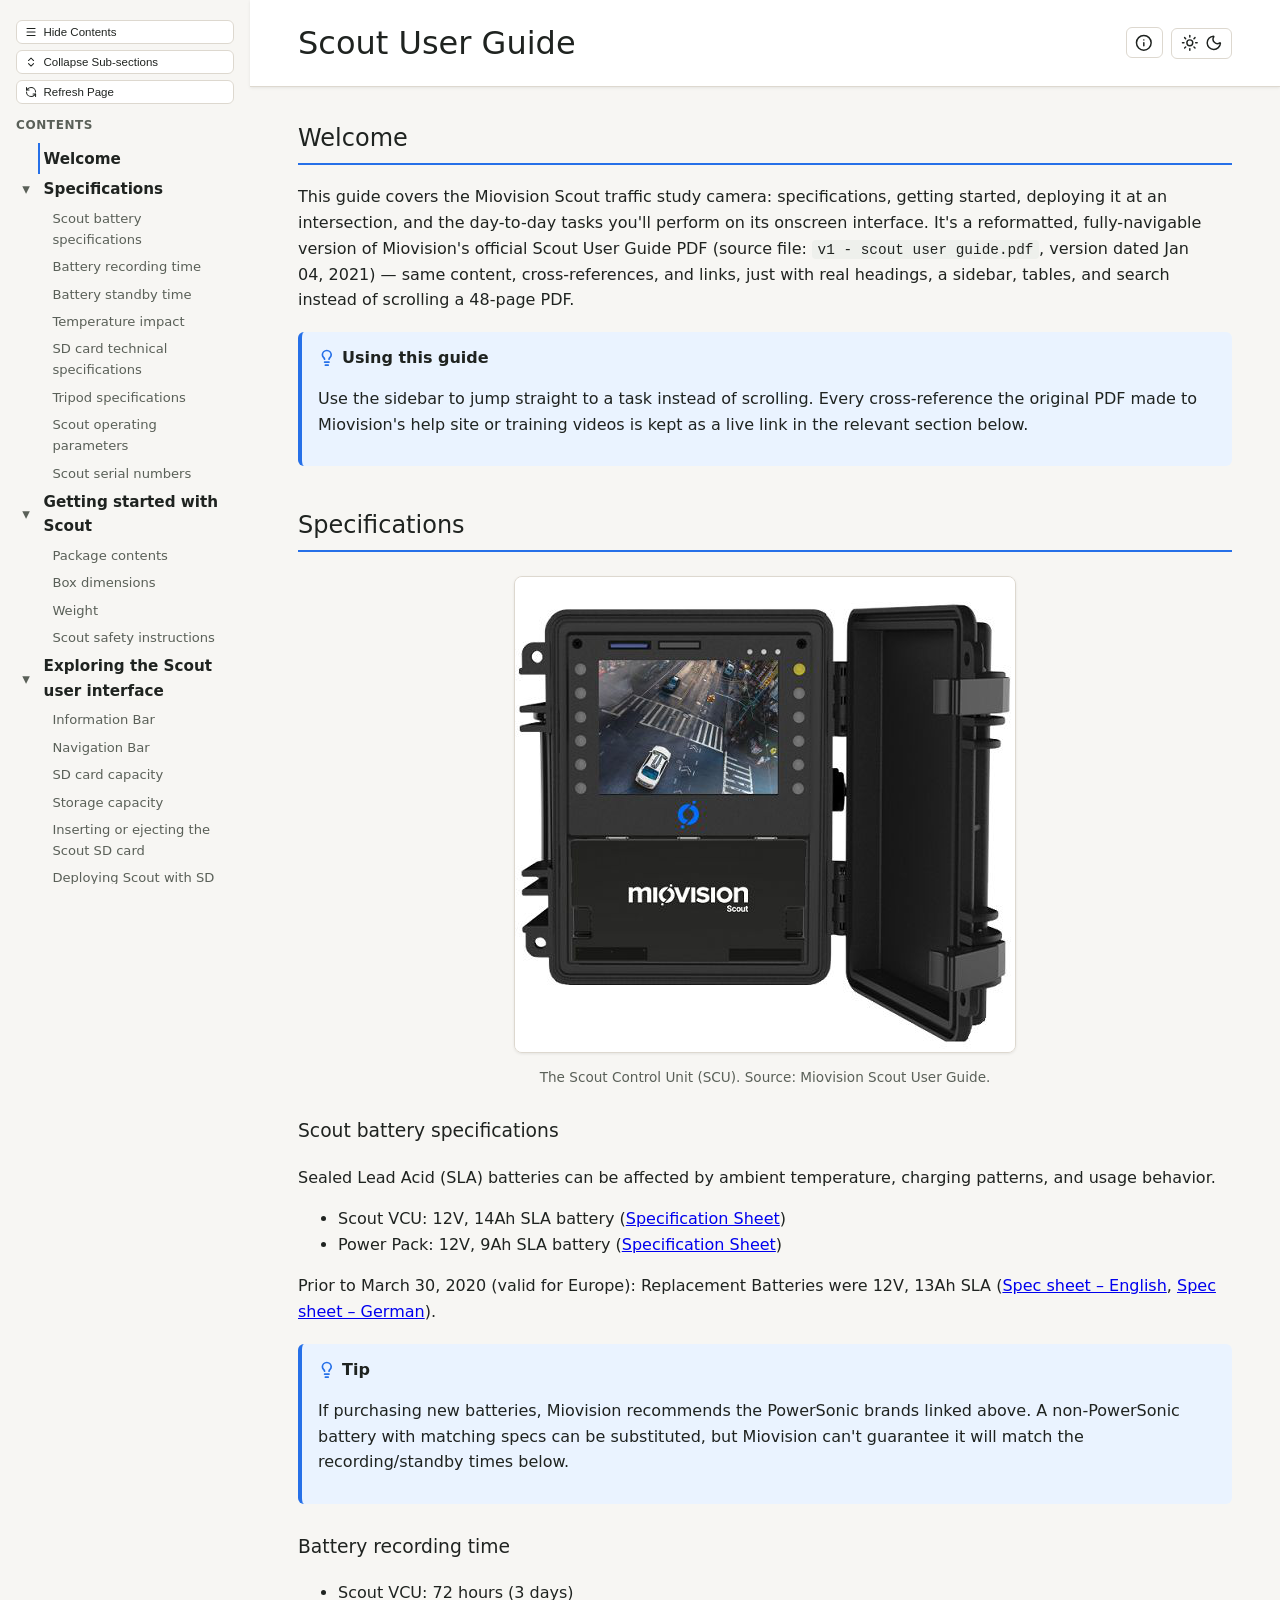
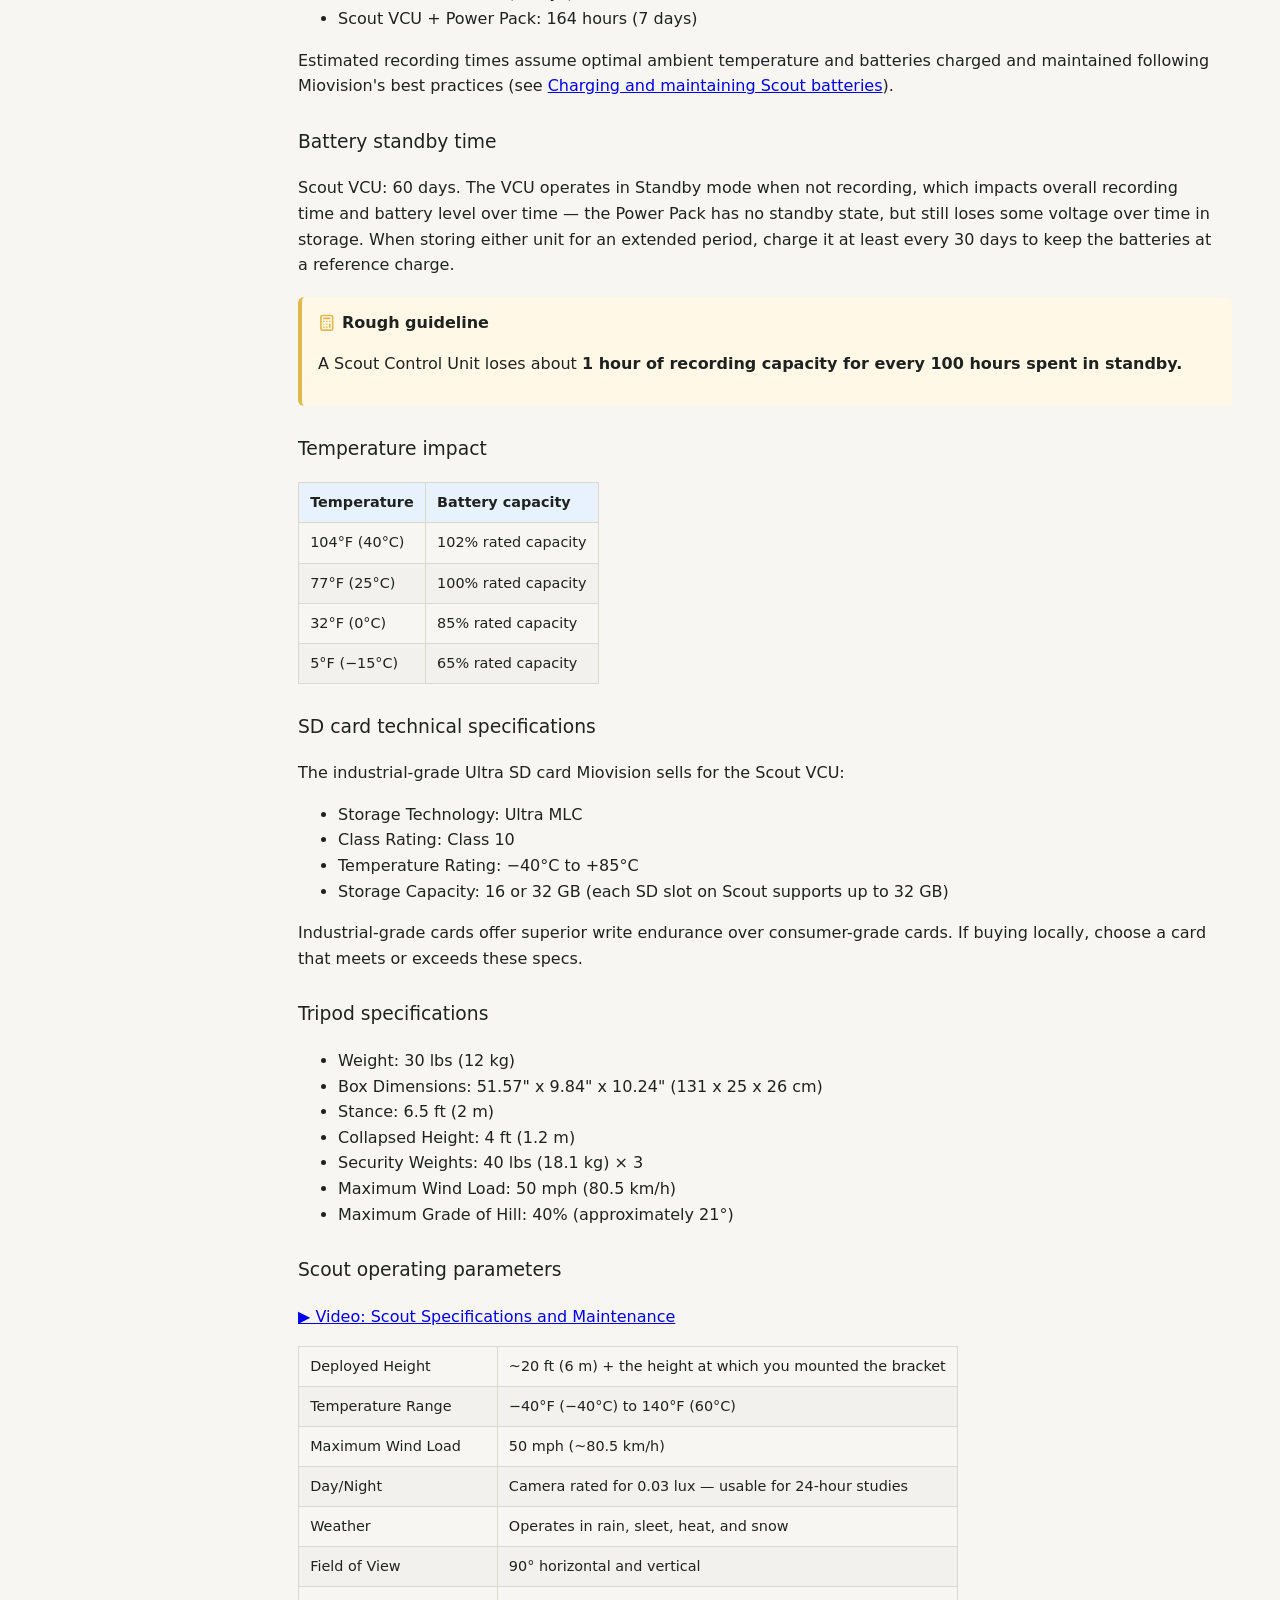
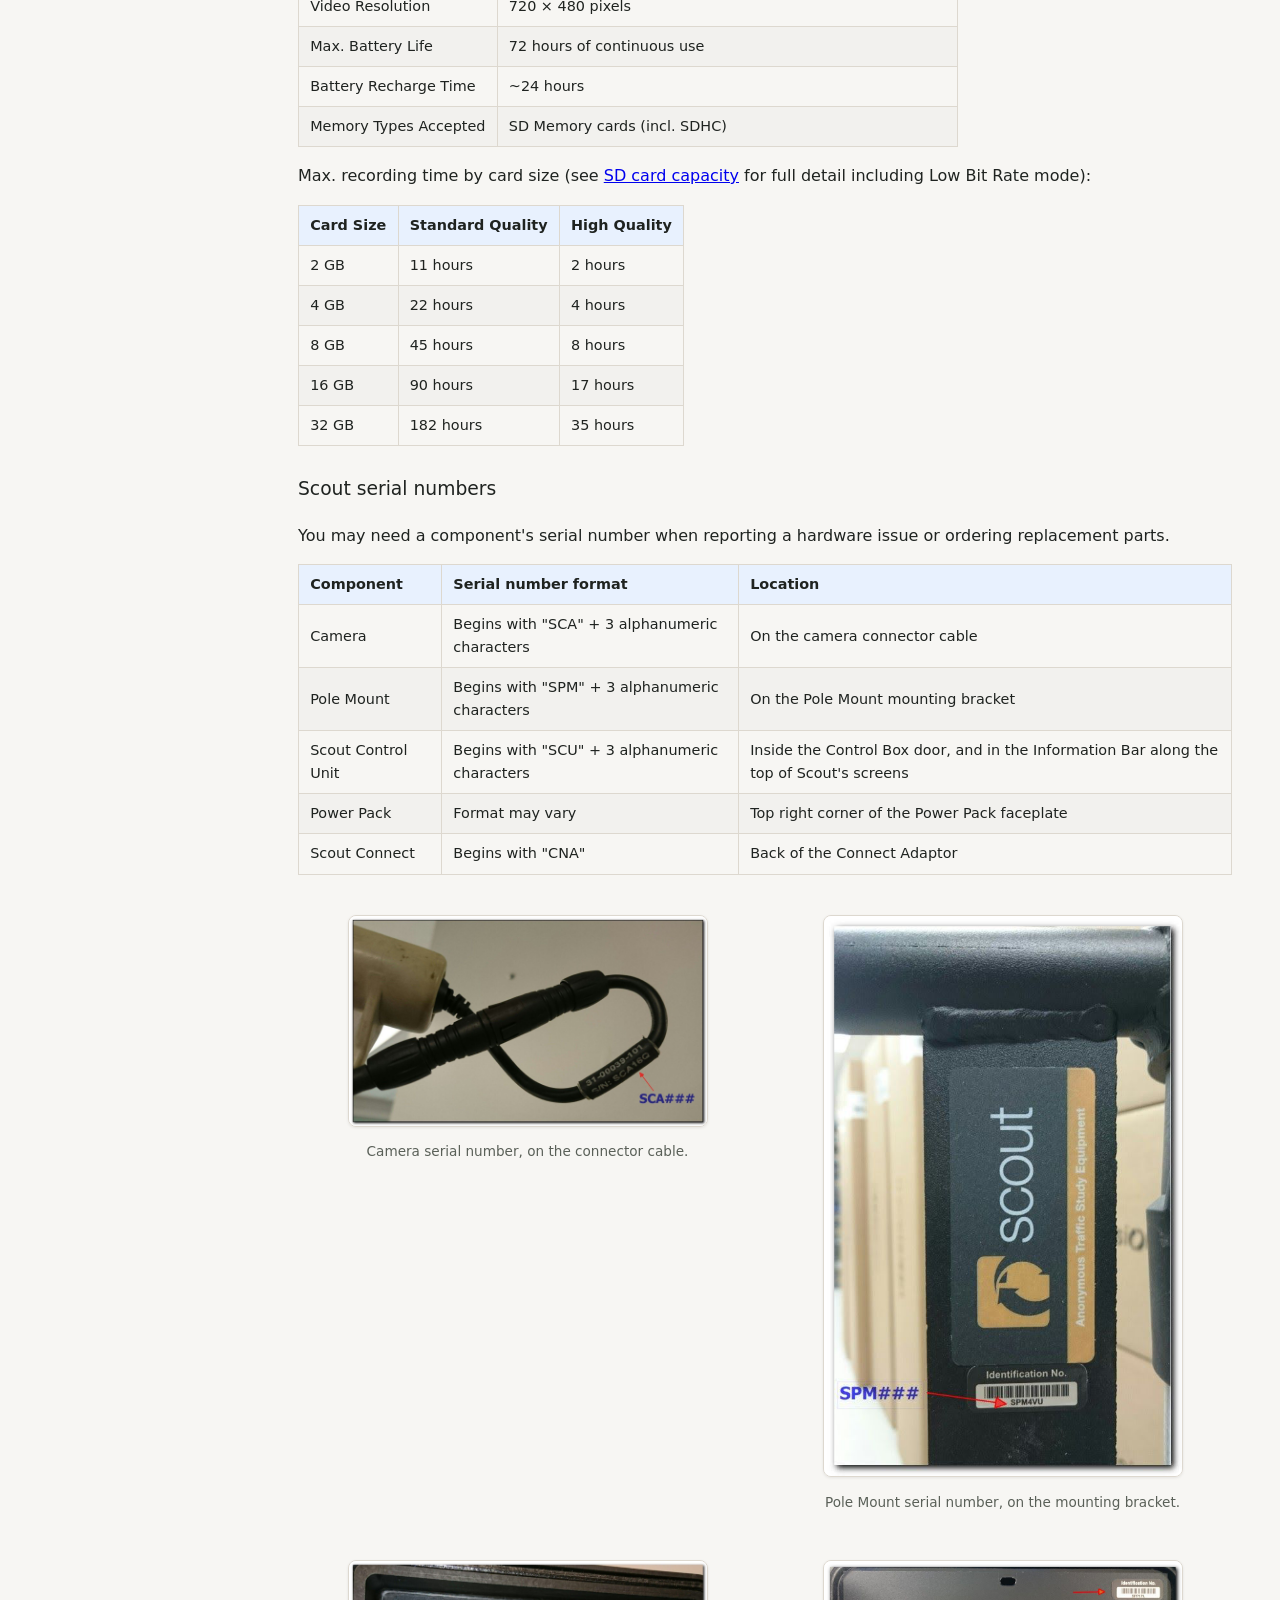
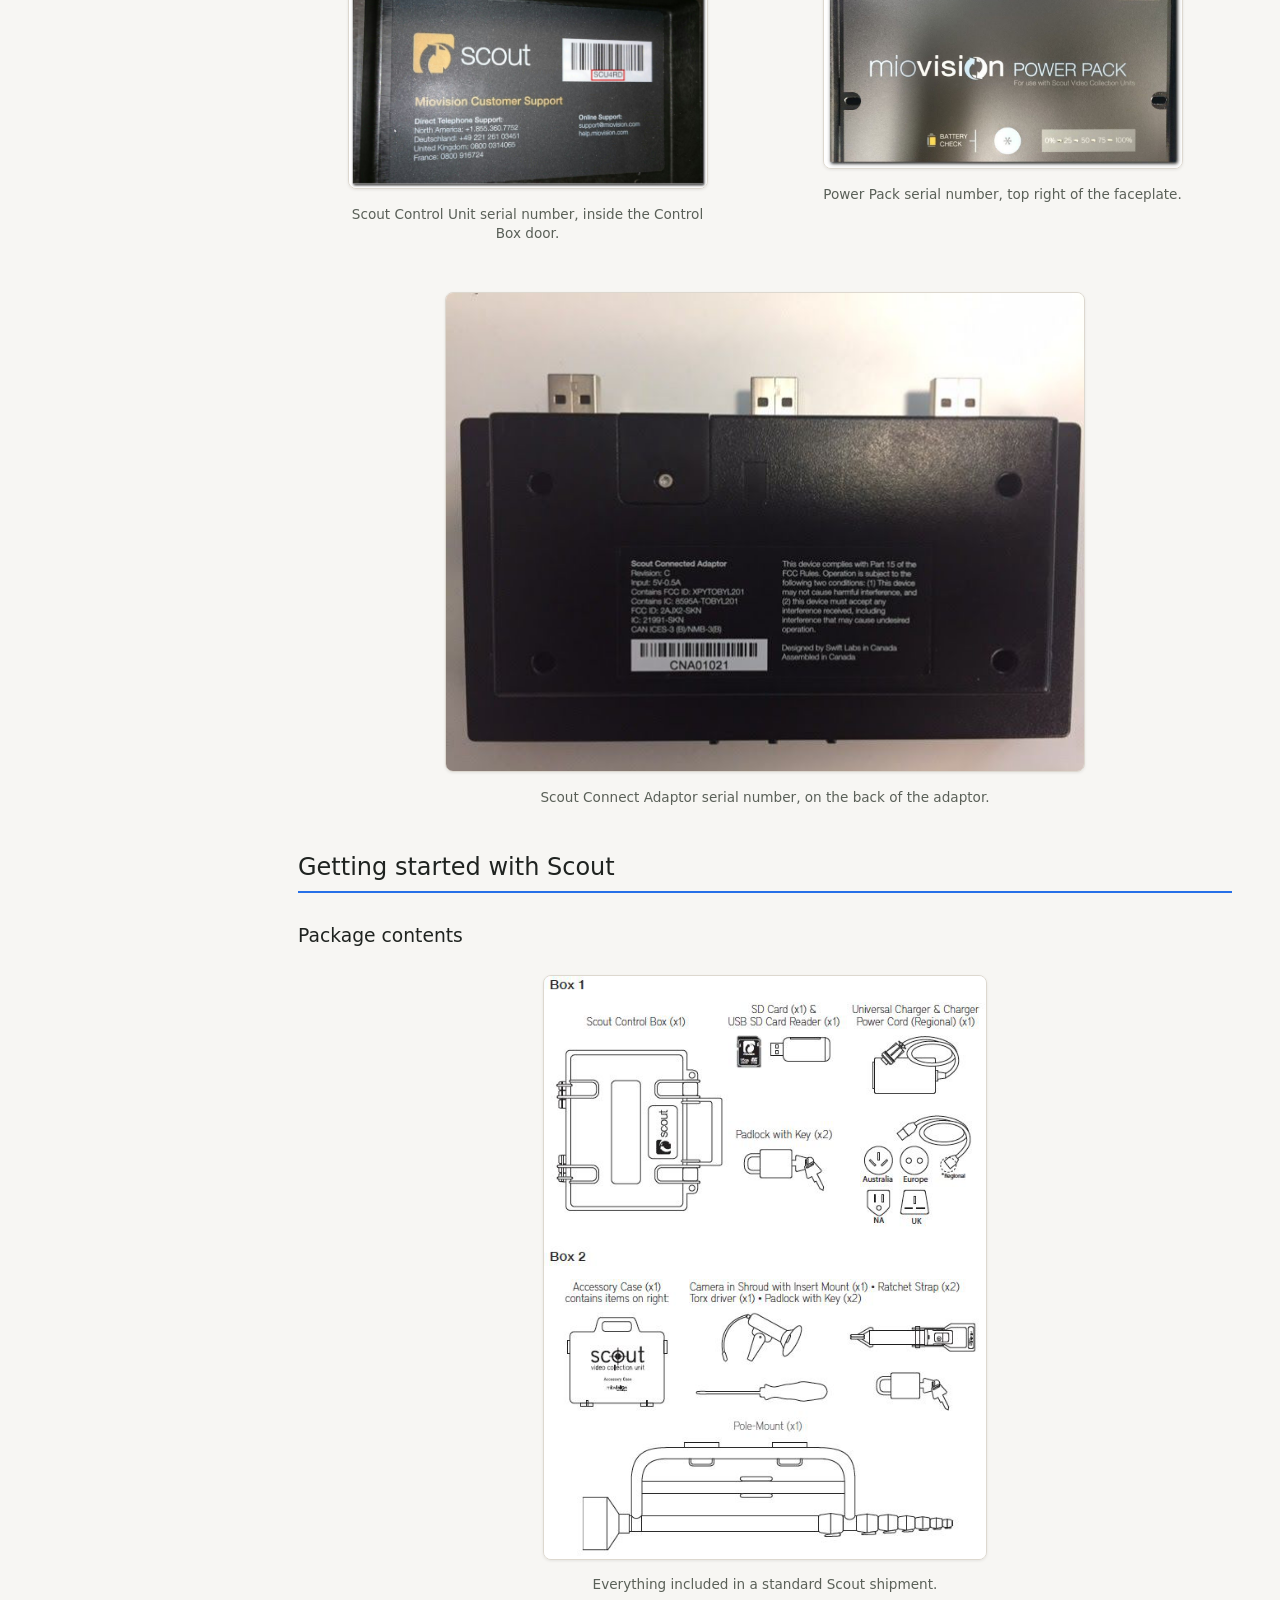
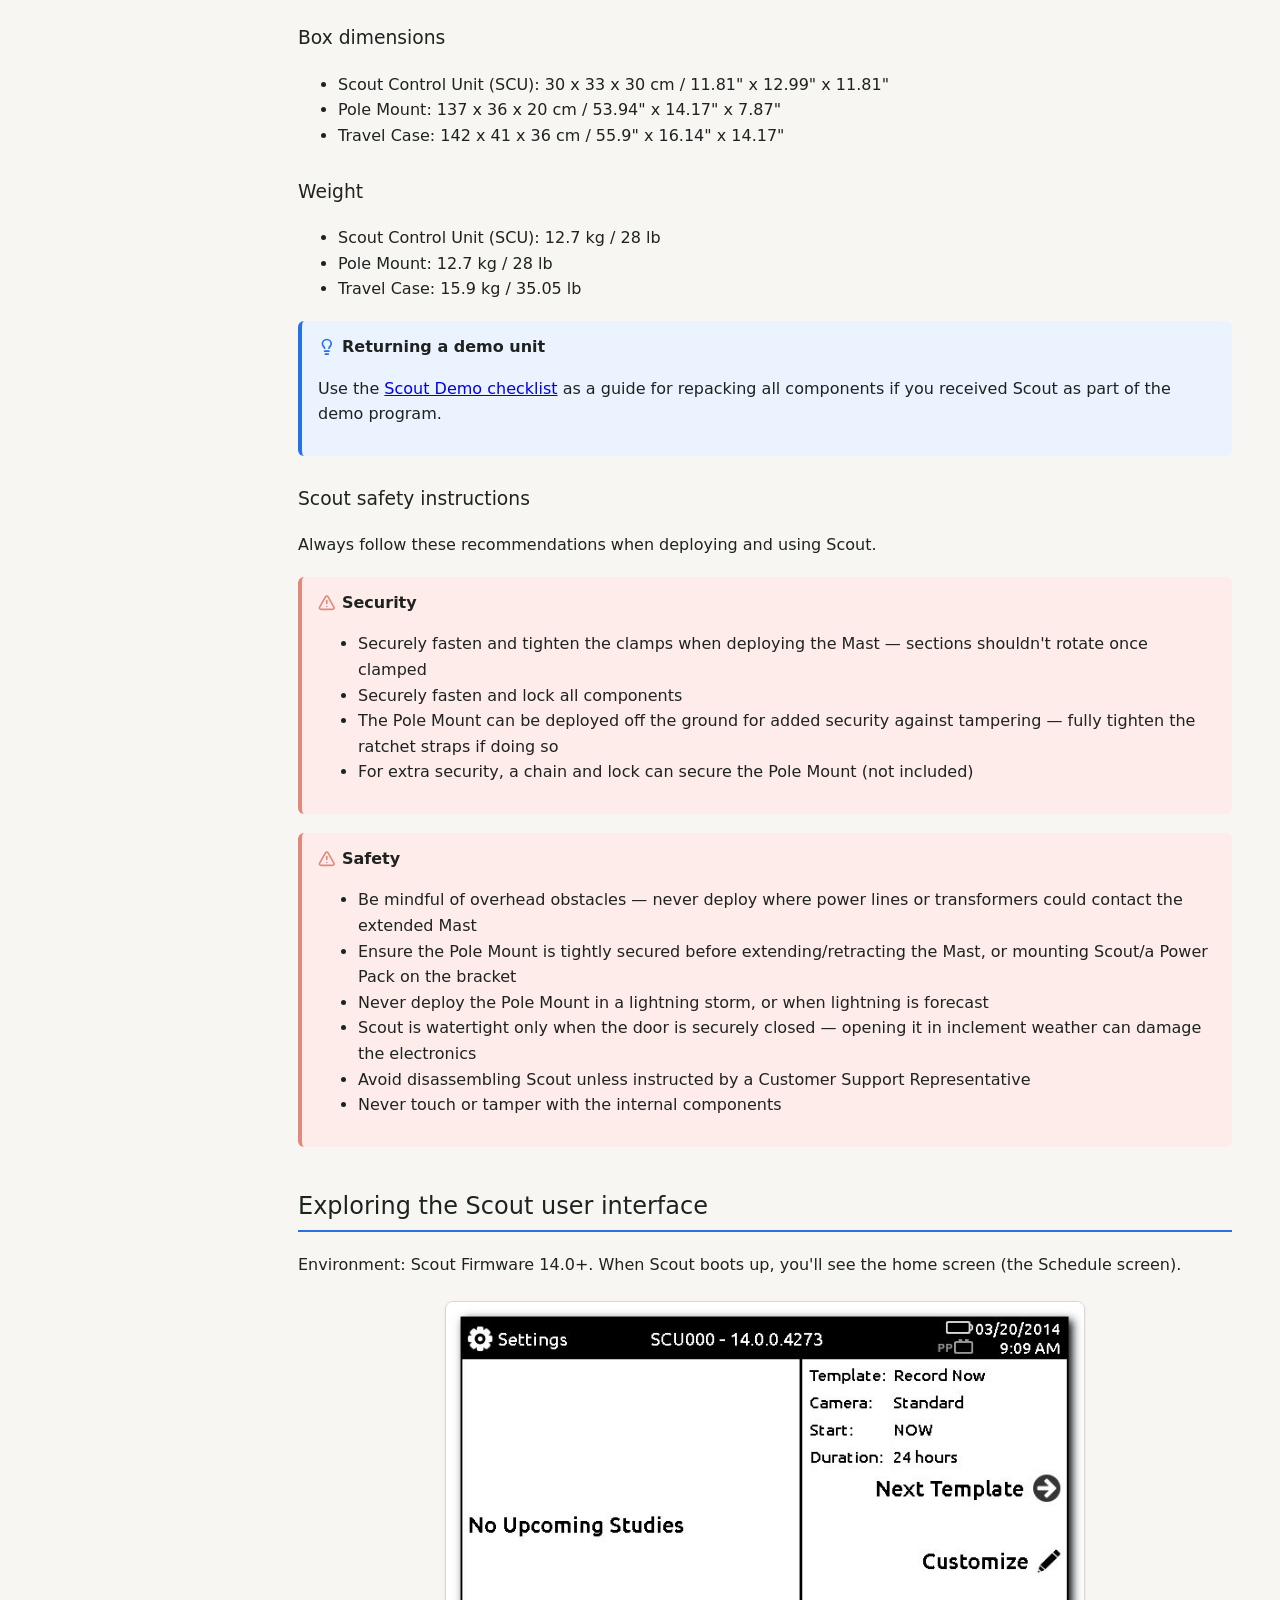
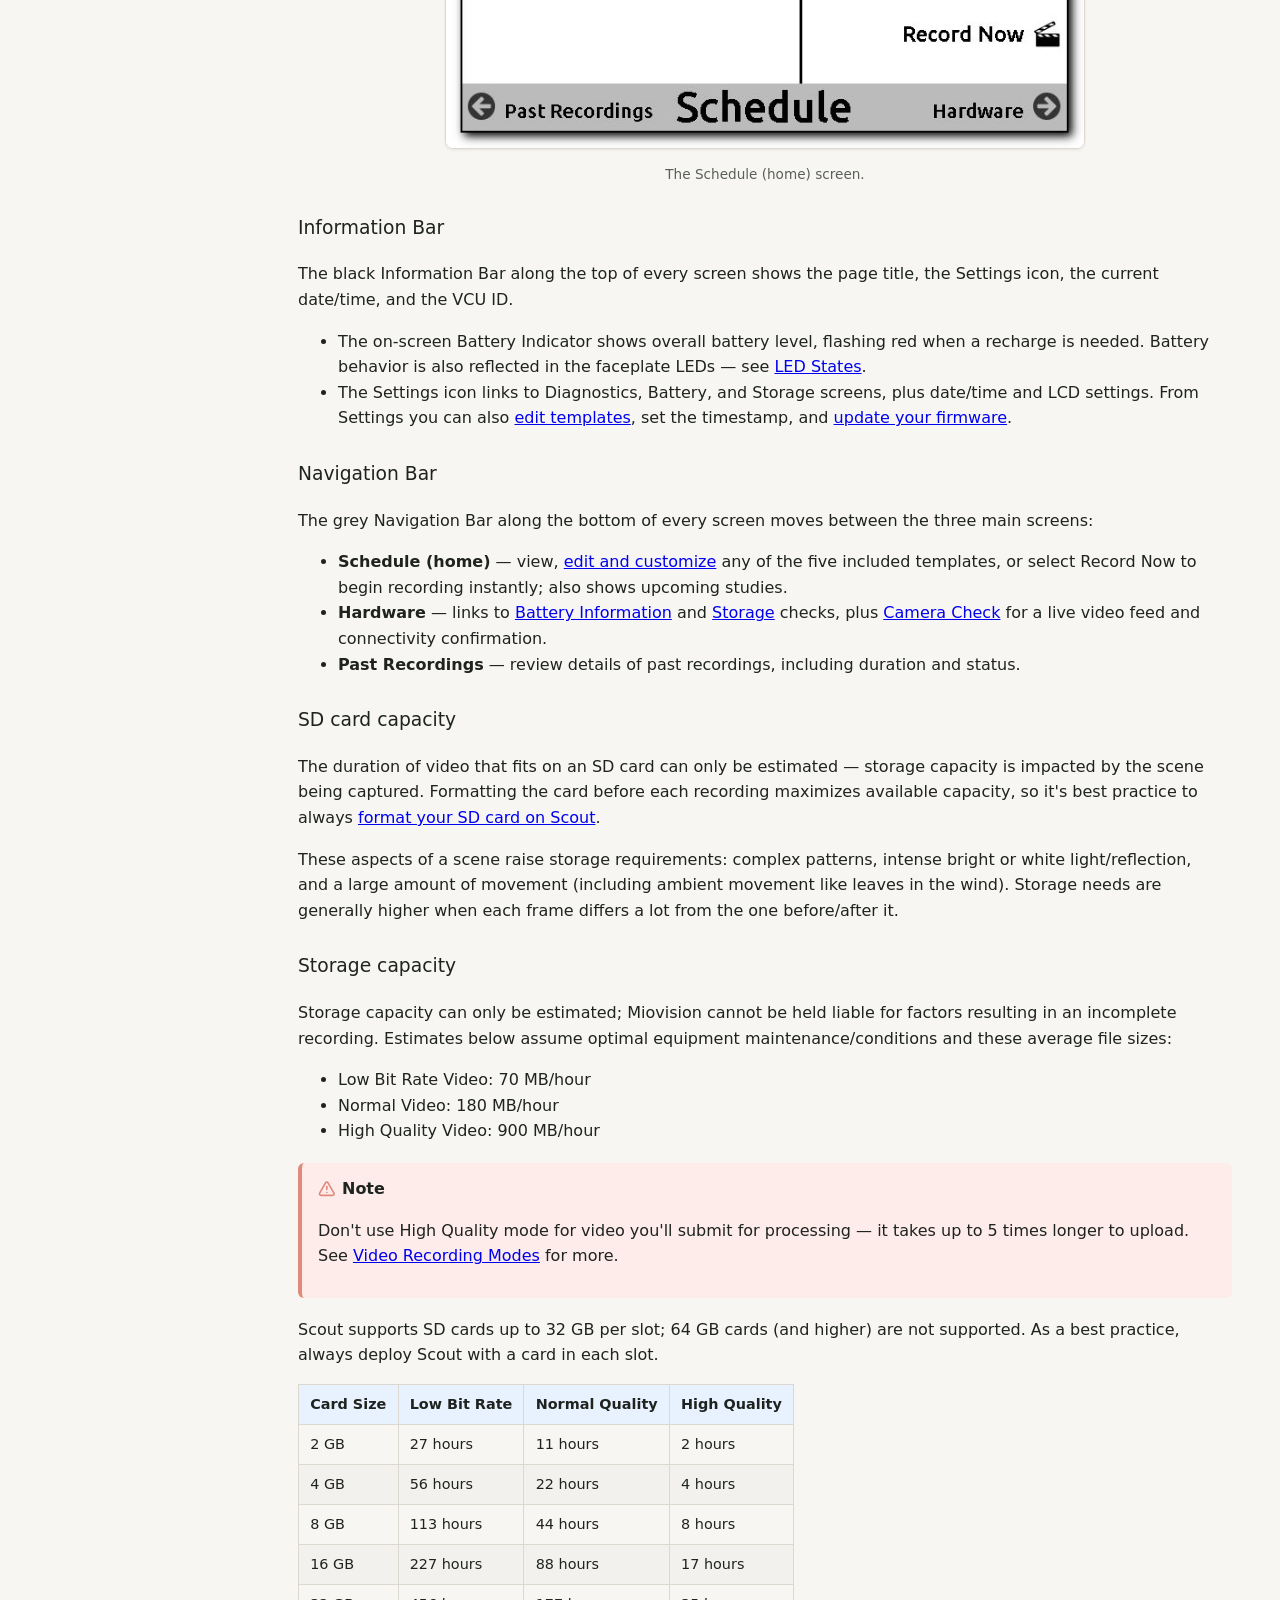
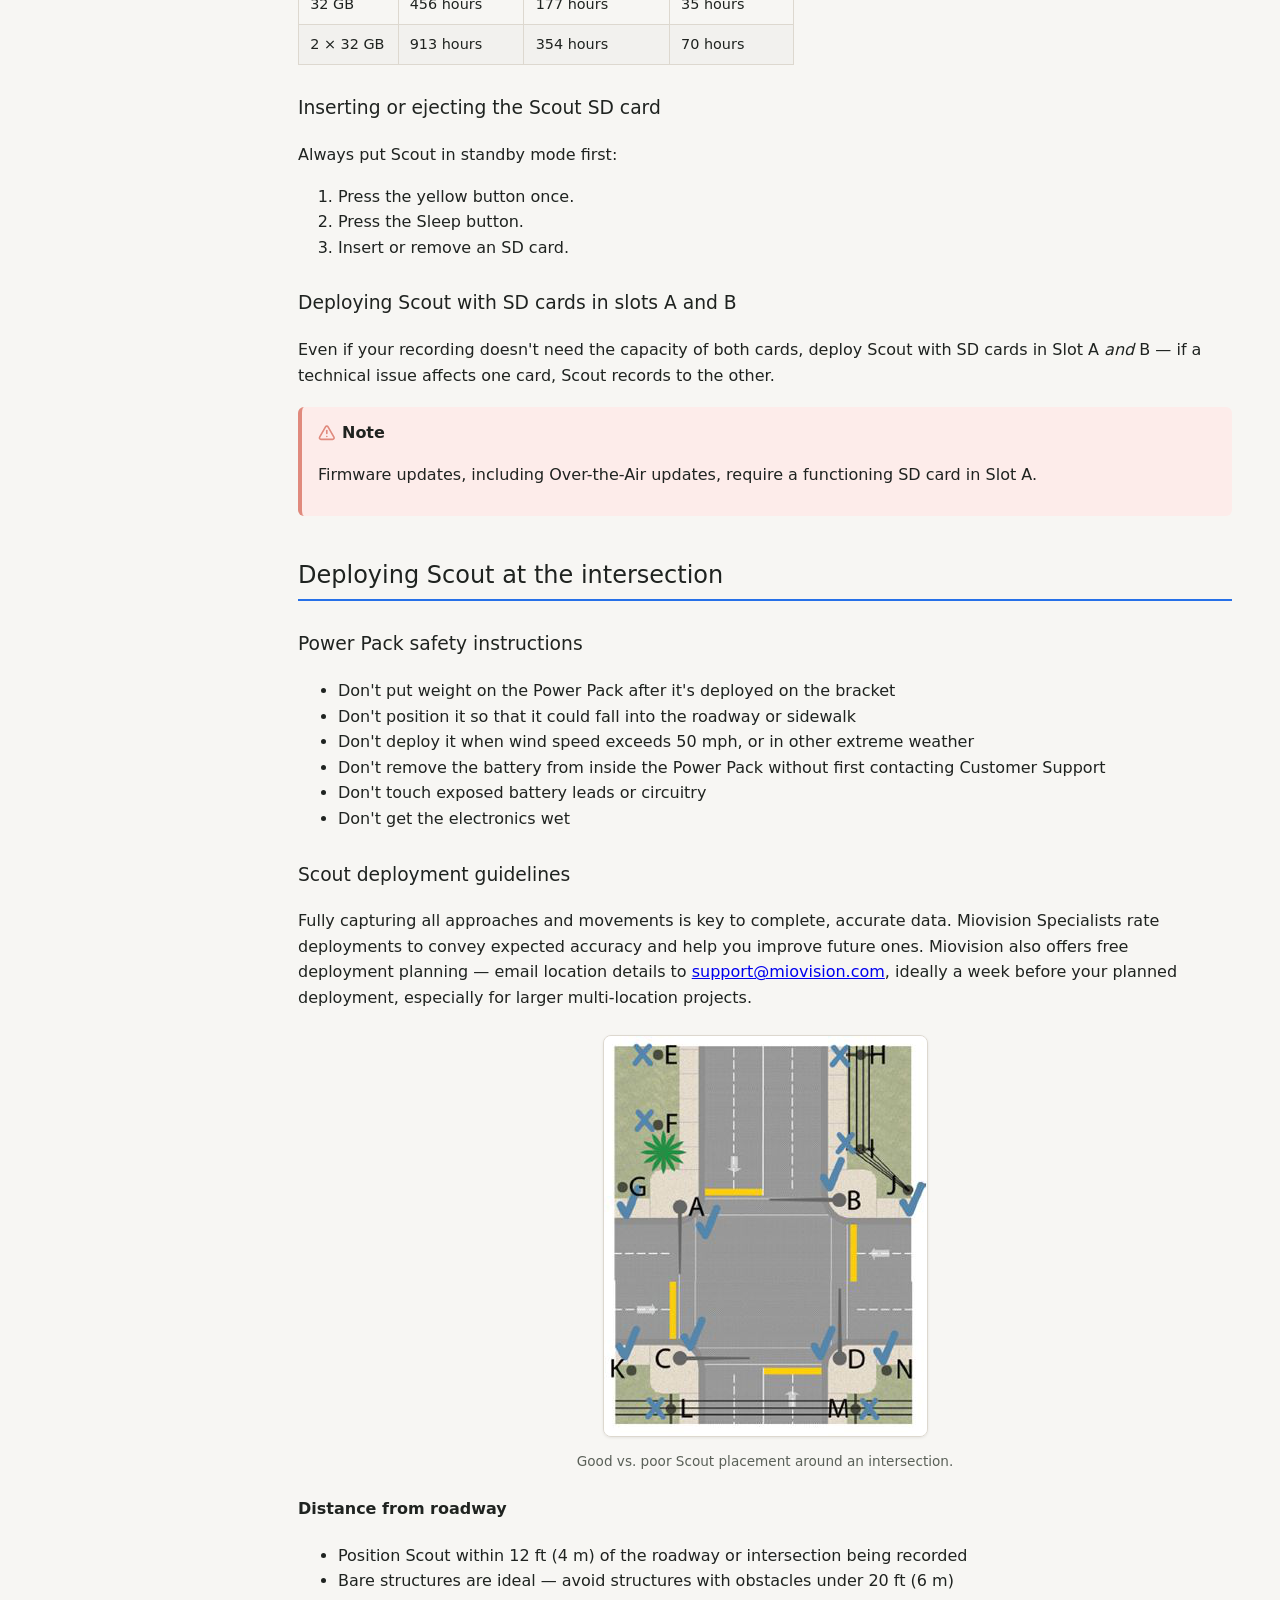
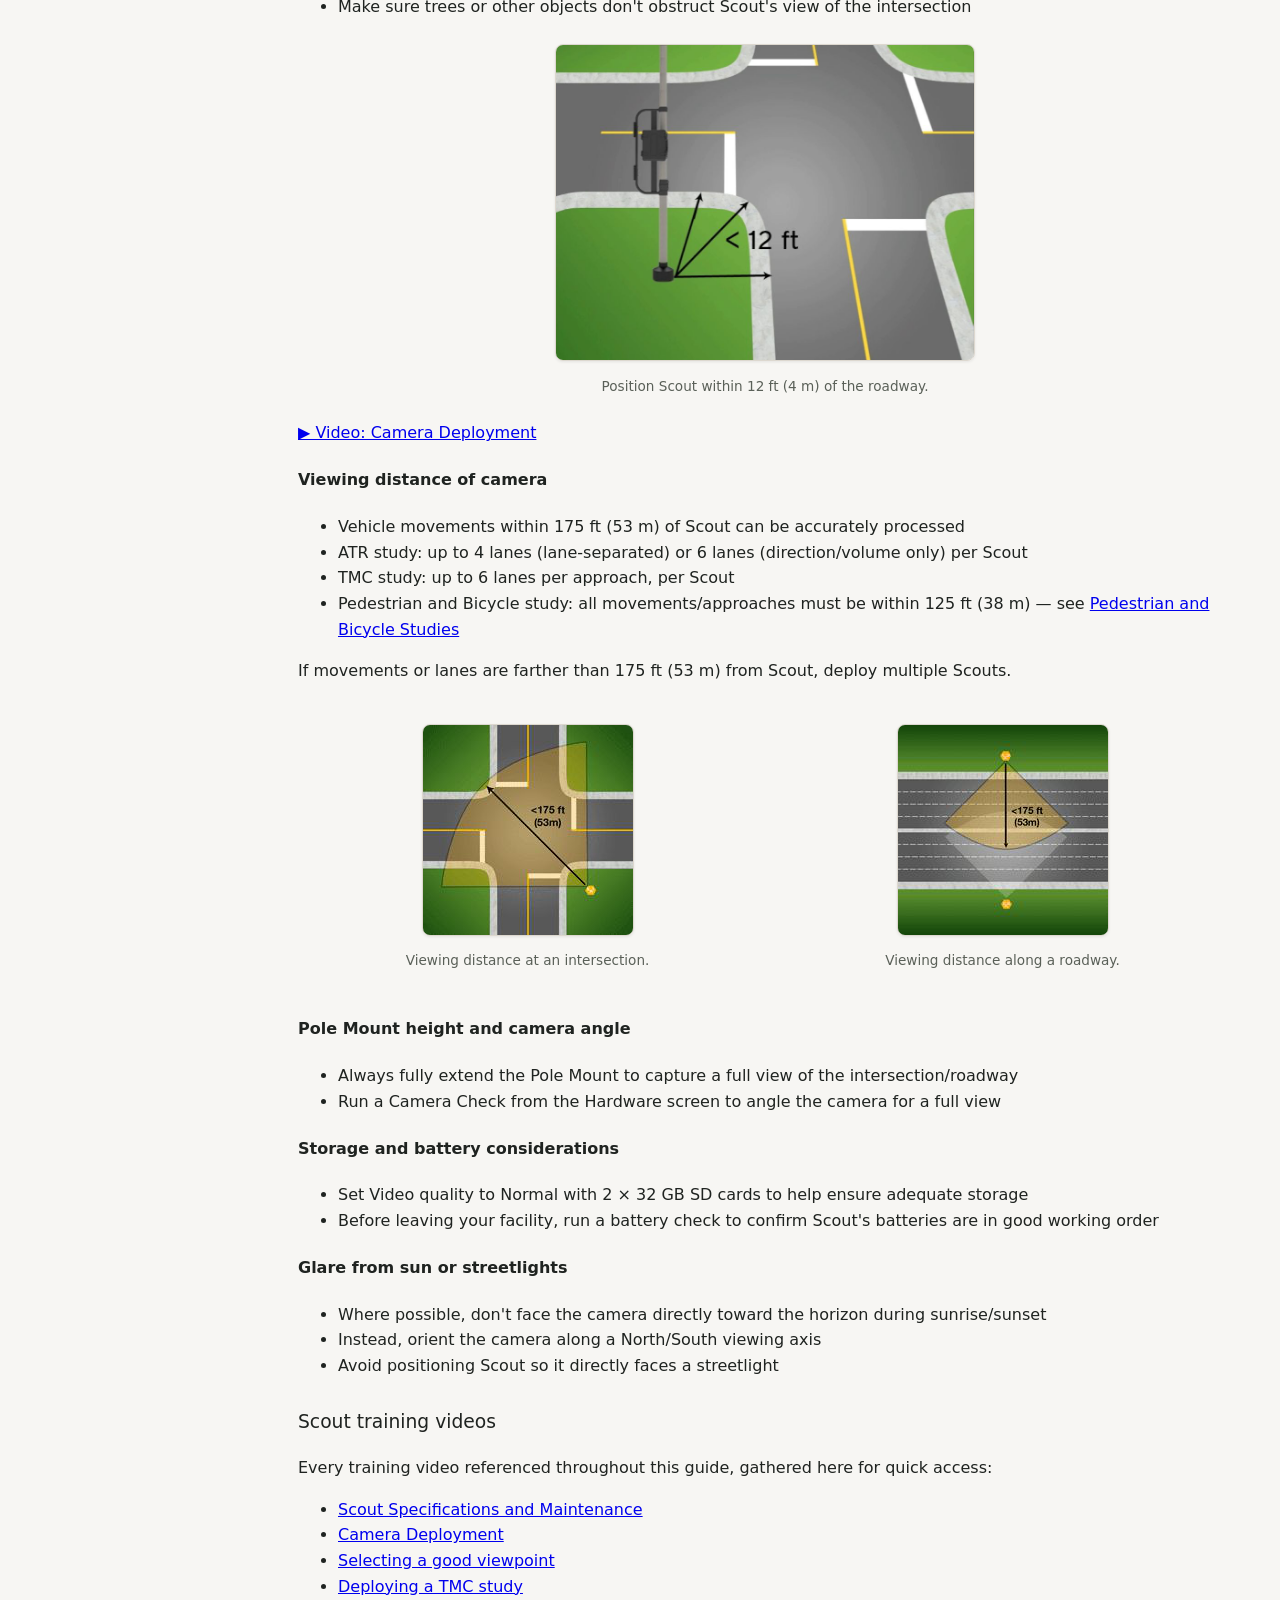
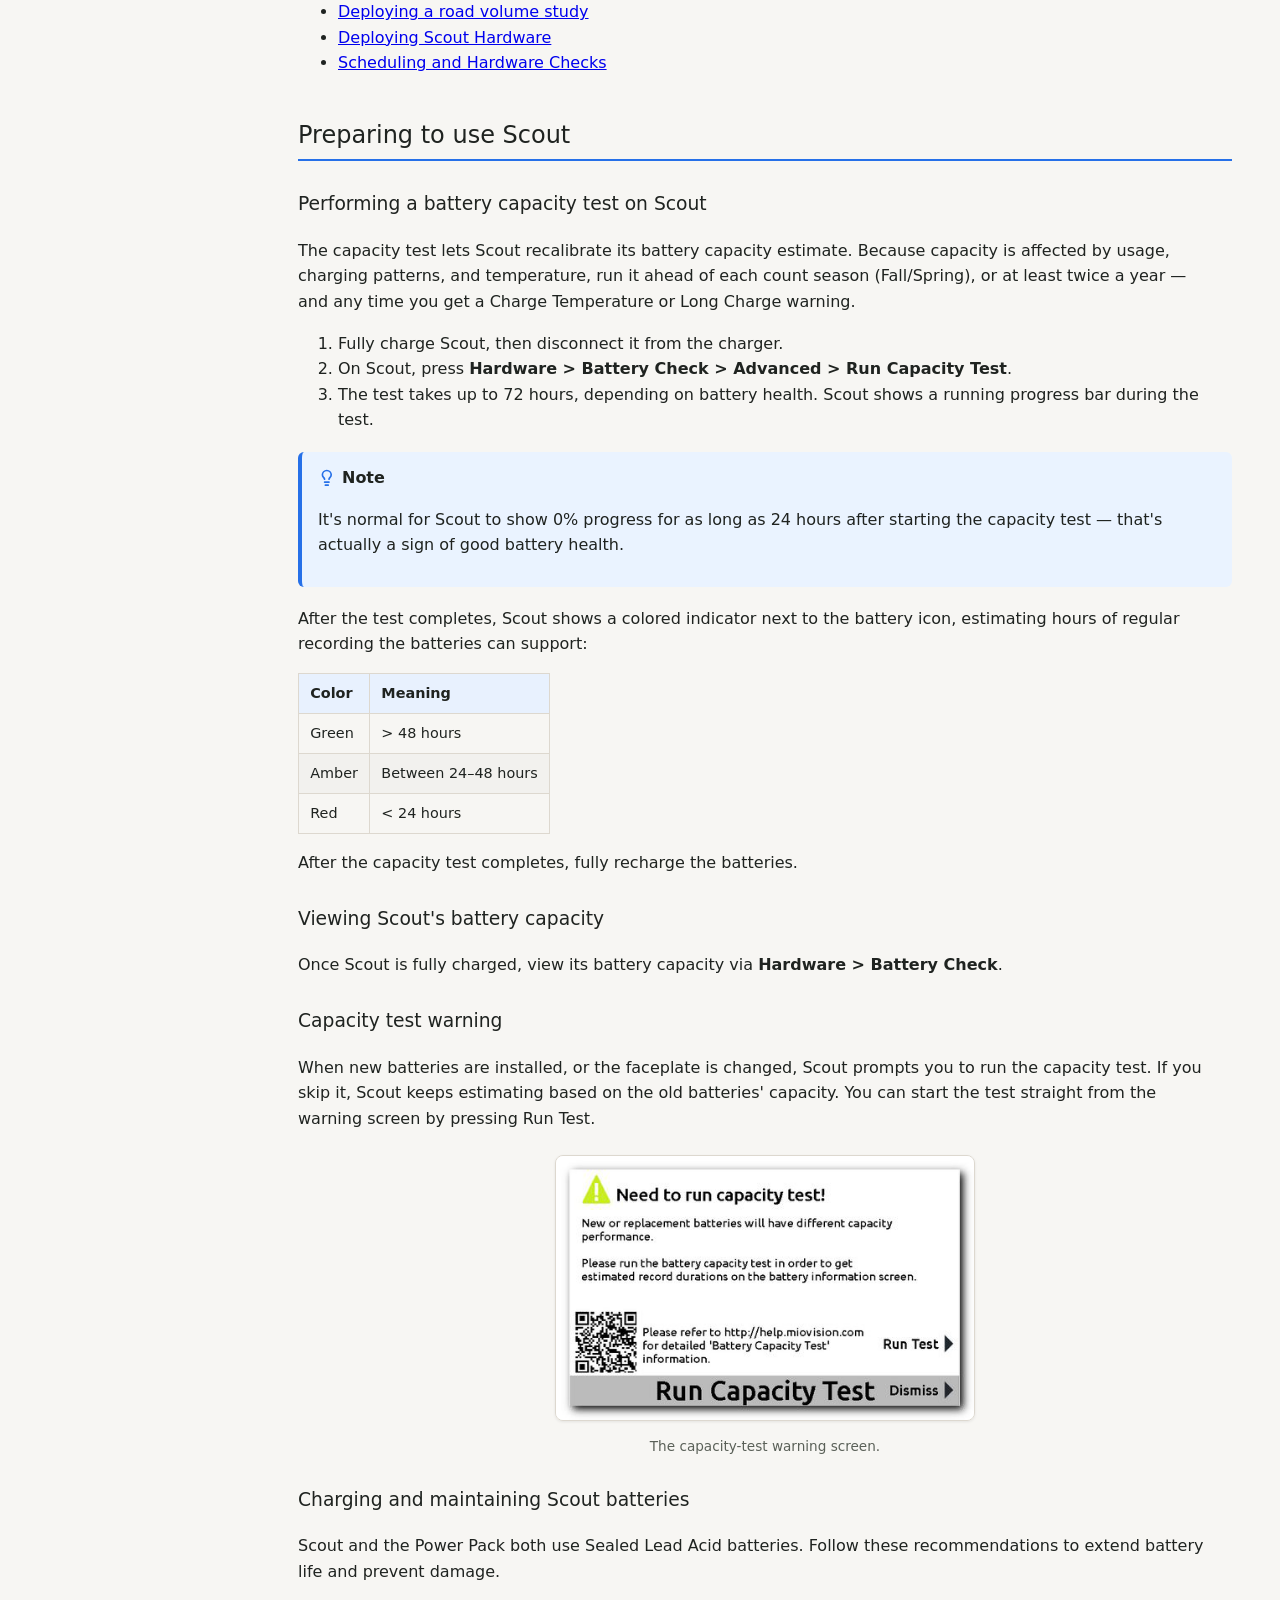
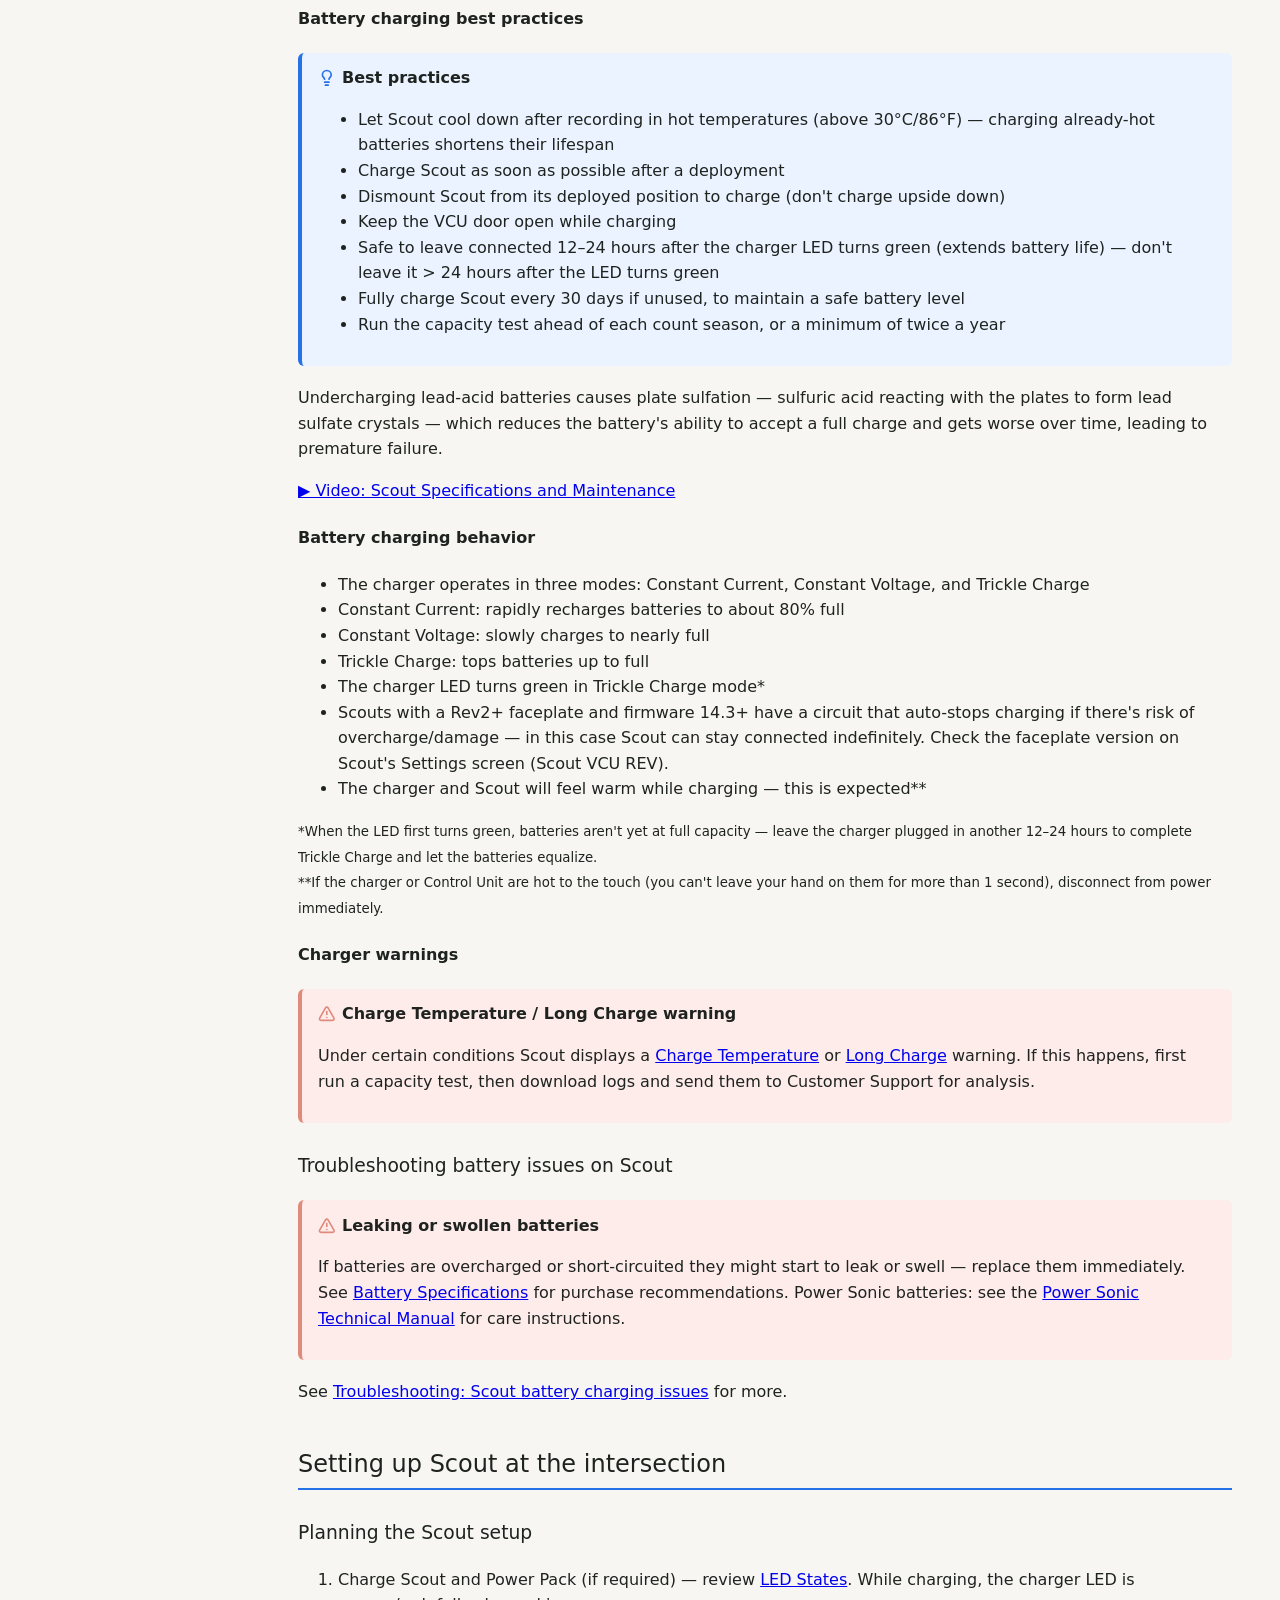
<file: Scout User Guide - Reference.html>
<!doctype html>
<html lang="en">
<head>
  <meta charset="utf-8">
  <meta name="viewport" content="width=device-width, initial-scale=1, viewport-fit=cover">
  <title>Scout User Guide — Reference</title>
  <link rel="stylesheet" href="assets/style.css?v=20260921a">
  <script>
    (function () {
      try {
        var theme = localStorage.getItem("sg-theme");
        if (theme === "light" || theme === "dark") {
          document.documentElement.setAttribute("data-theme", theme);
        }
        if (localStorage.getItem("sg-toc-collapsed") === "1") {
          document.documentElement.classList.add("sg-toc-pref-collapsed");
        }
      } catch (e) {}
    })();
  </script>
  <!-- Guide-specific accent override, gleaned from the source PDF's own branding: Miovision's
       logo blue (sampled from the cover-page wordmark, ~#2880f6) and Roboto typography. This is
       a scoped override on top of the shared template, not an edit to the shared style.css. -->
  <style>
    :root {
      --accent: #2670e8;
      --accent-soft: #e8f1fe;
      --tip-border: #2670e8;
      --badge-beginner: #2670e8;
    }
    :root[data-theme="dark"] {
      --accent: #6ca4fb;
      --accent-soft: #17263f;
      --tip-border: #6ca4fb;
    }
    @media (prefers-color-scheme: dark) {
      :root:not([data-theme="light"]) {
        --accent: #6ca4fb;
        --accent-soft: #17263f;
        --tip-border: #6ca4fb;
      }
    }
    html, body {
      font-family: "Roboto", "Segoe UI", system-ui, -apple-system, sans-serif;
    }
    .sg-title { font-weight: 400; }
    .sg-main h2, .sg-main h3 { font-weight: 400; }
    .sg-main h2 strong, .sg-main h3 strong { font-weight: 700; }
  </style>
</head>
<body>
  <svg style="display:none" aria-hidden="true">
    <symbol id="icon-info" viewBox="0 0 24 24">
      <circle cx="12" cy="12" r="10" /><path d="M12 16v-4" /><path d="M12 8h.01" />
    </symbol>
    <symbol id="icon-sun" viewBox="0 0 24 24">
      <circle cx="12" cy="12" r="4" /><path d="M12 2v2" /><path d="M12 20v2" />
      <path d="m4.93 4.93 1.41 1.41" /><path d="m17.66 17.66 1.41 1.41" />
      <path d="M2 12h2" /><path d="M20 12h2" />
      <path d="m6.34 17.66-1.41 1.41" /><path d="m19.07 4.93-1.41 1.41" />
    </symbol>
    <symbol id="icon-moon" viewBox="0 0 24 24">
      <path d="M20.985 12.486a9 9 0 1 1-9.473-9.472c.405-.022.617.46.402.803a6 6 0 0 0 8.268 8.268c.344-.215.825-.004.803.401" />
    </symbol>
    <symbol id="icon-menu" viewBox="0 0 24 24">
      <path d="M4 5h16" /><path d="M4 12h16" /><path d="M4 19h16" />
    </symbol>
    <symbol id="icon-chevrons-up-down" viewBox="0 0 24 24">
      <path d="m7 15 5 5 5-5" /><path d="m7 9 5-5 5 5" />
    </symbol>
    <symbol id="icon-arrow-up" viewBox="0 0 24 24">
      <path d="m5 12 7-7 7 7" /><path d="M12 19V5" />
    </symbol>
    <symbol id="icon-lightbulb" viewBox="0 0 24 24">
      <path d="M15 14c.2-1 .7-1.7 1.5-2.5 1-.9 1.5-2.2 1.5-3.5A6 6 0 0 0 6 8c0 1 .2 2.2 1.5 3.5.7.7 1.3 1.5 1.5 2.5" />
      <path d="M9 18h6" /><path d="M10 22h4" />
    </symbol>
    <symbol id="icon-calculator" viewBox="0 0 24 24">
      <rect width="16" height="20" x="4" y="2" rx="2" />
      <line x1="8" x2="16" y1="6" y2="6" /><line x1="16" x2="16" y1="14" y2="18" />
      <path d="M16 10h.01" /><path d="M12 10h.01" /><path d="M8 10h.01" />
      <path d="M12 14h.01" /><path d="M8 14h.01" /><path d="M12 18h.01" /><path d="M8 18h.01" />
    </symbol>
    <symbol id="icon-triangle-alert" viewBox="0 0 24 24">
      <path d="m21.73 18-8-14a2 2 0 0 0-3.48 0l-8 14A2 2 0 0 0 4 21h16a2 2 0 0 0 1.73-3" />
      <path d="M12 9v4" /><path d="M12 17h.01" />
    </symbol>
    <symbol id="icon-circle" viewBox="0 0 24 24">
      <circle cx="12" cy="12" r="10" />
    </symbol>
    <symbol id="icon-x" viewBox="0 0 24 24">
      <path d="M18 6 6 18" /><path d="m6 6 12 12" />
    </symbol>
  </svg>

  <div class="sg-layout">
    <div class="sg-toc-backdrop" id="sg-toc-backdrop" aria-hidden="true"></div>

    <div class="sg-toc" id="toc">
      <div class="sg-toc-topbar">
        <button class="sg-btn sg-btn-icon sg-toc-close" id="sg-toc-close" title="Close menu" aria-label="Close menu">
          <svg class="sg-icon" aria-hidden="true"><use href="#icon-x"></use></svg>
        </button>
      </div>
      <div class="sg-toc-rail">
        <button class="sg-btn" id="sg-toc-toggle" title="Show/hide the contents sidebar">
          <svg class="sg-icon" aria-hidden="true"><use href="#icon-menu"></use></svg>
          <span class="sg-btn-label">Hide Contents</span>
        </button>
        <button class="sg-btn" id="sg-toc-collapse-all" title="Collapse/expand all sub-sections">
          <svg class="sg-icon" aria-hidden="true"><use href="#icon-chevrons-up-down"></use></svg>
          <span class="sg-btn-label">Collapse Sub-sections</span>
        </button>
      </div>
      <div class="sg-toc-body">
        <div class="sg-toc-title-row">
          <div class="sg-toc-title">Contents</div>
        </div>
        <div id="toc-nav"></div>
      </div>
    </div>

    <div class="sg-main-wrap">
      <header class="sg-header">
        <div class="sg-header-row">
          <button class="sg-btn sg-btn-icon sg-mobile-menu-btn" id="sg-mobile-menu-toggle" title="Open contents menu" aria-label="Open contents menu" aria-expanded="false" aria-controls="toc">
            <svg class="sg-icon" aria-hidden="true"><use href="#icon-menu"></use></svg>
          </button>
          <h1 class="sg-title">Scout User Guide</h1>
          <div class="sg-controls">
            <div class="sg-info-wrap">
              <button class="sg-btn sg-btn-icon" id="sg-info-toggle" title="Guide info" aria-expanded="false">
                <svg class="sg-icon" aria-hidden="true"><use href="#icon-info"></use></svg>
              </button>
              <div class="sg-info-popover" id="sg-info-popover" aria-hidden="true">
                <div class="sg-meta">Reformatted 2026-08-07 &middot; source: Miovision "Scout User Guide" PDF, v. Jan 04, 2021</div>
                <div class="sg-badges">
                  <span class="sg-badge">Reference Manual</span>
                  <span class="sg-badge">Hardware &amp; Firmware Guide</span>
                </div>
              </div>
            </div>
            <button class="sg-btn sg-btn-icon" id="sg-theme-toggle" title="Toggle light/dark">
              <svg class="sg-icon" aria-hidden="true"><use href="#icon-sun"></use></svg>
              <svg class="sg-icon" aria-hidden="true"><use href="#icon-moon"></use></svg>
            </button>
          </div>
        </div>
      </header>

      <main class="sg-main">

        <section>
          <h2>Welcome</h2>
          <p>This guide covers the Miovision Scout traffic study camera: specifications, getting
          started, deploying it at an intersection, and the day-to-day tasks you'll perform on
          its onscreen interface. It's a reformatted, fully-navigable version of Miovision's
          official Scout User Guide PDF (source file: <code>v1 - scout user guide.pdf</code>,
          version dated Jan 04, 2021) &mdash; same content, cross-references, and links, just with
          real headings, a sidebar, tables, and search instead of scrolling a 48-page PDF.</p>
          <div class="sg-callout tip">
            <div class="sg-callout-title"><svg class="sg-icon" aria-hidden="true"><use href="#icon-lightbulb"></use></svg> Using this guide</div>
            <p>Use the sidebar to jump straight to a task instead of scrolling. Every cross-reference
            the original PDF made to Miovision's help site or training videos is kept as a live link
            in the relevant section below.</p>
          </div>
        </section>

        <section>
          <h2>Specifications</h2>

          <figure>
            <img src="images/scout-user-guide/page01_img1.png" alt="Miovision Scout control unit with its door open, showing the onboard screen and camera port">
            <figcaption>The Scout Control Unit (SCU). Source: Miovision Scout User Guide.</figcaption>
          </figure>

          <h3>Scout battery specifications</h3>
          <p>Sealed Lead Acid (SLA) batteries can be affected by ambient temperature, charging
          patterns, and usage behavior.</p>
          <ul>
            <li>Scout VCU: 12V, 14Ah SLA battery (<a href="http://www.cumulus-soaring.com/power-sonic/PS-12140.pdf" target="_blank" rel="noopener">Specification Sheet</a>)</li>
            <li>Power Pack: 12V, 9Ah SLA battery (<a href="http://www.cumulus-soaring.com/power-sonic/ps-1290.pdf" target="_blank" rel="noopener">Specification Sheet</a>)</li>
          </ul>
          <p>Prior to March 30, 2020 (valid for Europe): Replacement Batteries were 12V, 13Ah SLA
          (<a href="https://drive.google.com/a/miovision.com/file/d/1iyvNmw9NybtUdy5deRa6dmzpv7mJMWu2/view?usp=sharing" target="_blank" rel="noopener">Spec sheet &ndash; English</a>,
          <a href="https://drive.google.com/a/miovision.com/file/d/1mlFL1OfKP-PFF0H9NfdqmISb-v6iYFWI/view?usp=sharing" target="_blank" rel="noopener">Spec sheet &ndash; German</a>).</p>
          <div class="sg-callout tip">
            <div class="sg-callout-title"><svg class="sg-icon" aria-hidden="true"><use href="#icon-lightbulb"></use></svg> Tip</div>
            <p>If purchasing new batteries, Miovision recommends the PowerSonic brands linked
            above. A non-PowerSonic battery with matching specs can be substituted, but Miovision
            can't guarantee it will match the recording/standby times below.</p>
          </div>

          <h3>Battery recording time</h3>
          <ul>
            <li>Scout VCU: 72 hours (3 days)</li>
            <li>Scout VCU + Power Pack: 164 hours (7 days)</li>
          </ul>
          <p>Estimated recording times assume optimal ambient temperature and batteries charged
          and maintained following Miovision's best practices (see
          <a href="#charging-and-maintaining-scout-batteries">Charging and maintaining Scout batteries</a>).</p>

          <h3>Battery standby time</h3>
          <p>Scout VCU: 60 days. The VCU operates in Standby mode when not recording, which
          impacts overall recording time and battery level over time &mdash; the Power Pack has no
          standby state, but still loses some voltage over time in storage. When storing either
          unit for an extended period, charge it at least every 30 days to keep the batteries at a
          reference charge.</p>
          <div class="sg-callout formula">
            <div class="sg-callout-title"><svg class="sg-icon" aria-hidden="true"><use href="#icon-calculator"></use></svg> Rough guideline</div>
            <p>A Scout Control Unit loses about <strong>1 hour of recording capacity for every 100
            hours spent in standby.</strong></p>
          </div>

          <h3>Temperature impact</h3>
          <table>
            <thead><tr><th>Temperature</th><th>Battery capacity</th></tr></thead>
            <tbody>
              <tr><td>104&deg;F (40&deg;C)</td><td>102% rated capacity</td></tr>
              <tr><td>77&deg;F (25&deg;C)</td><td>100% rated capacity</td></tr>
              <tr><td>32&deg;F (0&deg;C)</td><td>85% rated capacity</td></tr>
              <tr><td>5&deg;F (&minus;15&deg;C)</td><td>65% rated capacity</td></tr>
            </tbody>
          </table>

          <h3>SD card technical specifications</h3>
          <p>The industrial-grade Ultra SD card Miovision sells for the Scout VCU:</p>
          <ul>
            <li>Storage Technology: Ultra MLC</li>
            <li>Class Rating: Class 10</li>
            <li>Temperature Rating: &minus;40&deg;C to +85&deg;C</li>
            <li>Storage Capacity: 16 or 32 GB (each SD slot on Scout supports up to 32 GB)</li>
          </ul>
          <p>Industrial-grade cards offer superior write endurance over consumer-grade cards. If
          buying locally, choose a card that meets or exceeds these specs.</p>

          <h3>Tripod specifications</h3>
          <ul>
            <li>Weight: 30 lbs (12 kg)</li>
            <li>Box Dimensions: 51.57" x 9.84" x 10.24" (131 x 25 x 26 cm)</li>
            <li>Stance: 6.5 ft (2 m)</li>
            <li>Collapsed Height: 4 ft (1.2 m)</li>
            <li>Security Weights: 40 lbs (18.1 kg) &times; 3</li>
            <li>Maximum Wind Load: 50 mph (80.5 km/h)</li>
            <li>Maximum Grade of Hill: 40% (approximately 21&deg;)</li>
          </ul>

          <h3>Scout operating parameters</h3>
          <p><a href="https://training.miovision.com/watch/QS73waqeCKeSvhLWJGMTXS" target="_blank" rel="noopener">&#9654; Video: Scout Specifications and Maintenance</a></p>
          <table>
            <tbody>
              <tr><td>Deployed Height</td><td>~20 ft (6 m) + the height at which you mounted the bracket</td></tr>
              <tr><td>Temperature Range</td><td>&minus;40&deg;F (&minus;40&deg;C) to 140&deg;F (60&deg;C)</td></tr>
              <tr><td>Maximum Wind Load</td><td>50 mph (~80.5 km/h)</td></tr>
              <tr><td>Day/Night</td><td>Camera rated for 0.03 lux &mdash; usable for 24-hour studies</td></tr>
              <tr><td>Weather</td><td>Operates in rain, sleet, heat, and snow</td></tr>
              <tr><td>Field of View</td><td>90&deg; horizontal and vertical</td></tr>
              <tr><td>Video Resolution</td><td>720 &times; 480 pixels</td></tr>
              <tr><td>Max. Battery Life</td><td>72 hours of continuous use</td></tr>
              <tr><td>Battery Recharge Time</td><td>~24 hours</td></tr>
              <tr><td>Memory Types Accepted</td><td>SD Memory cards (incl. SDHC)</td></tr>
            </tbody>
          </table>
          <p>Max. recording time by card size (see <a href="#sd-card-capacity">SD card capacity</a> for full detail including Low Bit Rate mode):</p>
          <table>
            <thead><tr><th>Card Size</th><th>Standard Quality</th><th>High Quality</th></tr></thead>
            <tbody>
              <tr><td>2 GB</td><td>11 hours</td><td>2 hours</td></tr>
              <tr><td>4 GB</td><td>22 hours</td><td>4 hours</td></tr>
              <tr><td>8 GB</td><td>45 hours</td><td>8 hours</td></tr>
              <tr><td>16 GB</td><td>90 hours</td><td>17 hours</td></tr>
              <tr><td>32 GB</td><td>182 hours</td><td>35 hours</td></tr>
            </tbody>
          </table>

          <h3>Scout serial numbers</h3>
          <p>You may need a component's serial number when reporting a hardware issue or ordering
          replacement parts.</p>
          <table>
            <thead><tr><th>Component</th><th>Serial number format</th><th>Location</th></tr></thead>
            <tbody>
              <tr><td>Camera</td><td>Begins with "SCA" + 3 alphanumeric characters</td><td>On the camera connector cable</td></tr>
              <tr><td>Pole Mount</td><td>Begins with "SPM" + 3 alphanumeric characters</td><td>On the Pole Mount mounting bracket</td></tr>
              <tr><td>Scout Control Unit</td><td>Begins with "SCU" + 3 alphanumeric characters</td><td>Inside the Control Box door, and in the Information Bar along the top of Scout's screens</td></tr>
              <tr><td>Power Pack</td><td>Format may vary</td><td>Top right corner of the Power Pack faceplate</td></tr>
              <tr><td>Scout Connect</td><td>Begins with "CNA"</td><td>Back of the Connect Adaptor</td></tr>
            </tbody>
          </table>
          <div class="sg-figure-row">
            <figure>
              <img src="images/scout-user-guide/page09_img3.png" alt="Camera connector cable with SCA### serial number label">
              <figcaption>Camera serial number, on the connector cable.</figcaption>
            </figure>
            <figure>
              <img src="images/scout-user-guide/page10_img3.png" alt="Pole Mount bracket with SPM### serial number label">
              <figcaption>Pole Mount serial number, on the mounting bracket.</figcaption>
            </figure>
          </div>
          <div class="sg-figure-row">
            <figure>
              <img src="images/scout-user-guide/page10_img4.png" alt="Inside of the Scout Control Box door showing the SCU serial number barcode">
              <figcaption>Scout Control Unit serial number, inside the Control Box door.</figcaption>
            </figure>
            <figure>
              <img src="images/scout-user-guide/page11_img4.png" alt="Power Pack faceplate with its serial number barcode in the top right corner">
              <figcaption>Power Pack serial number, top right of the faceplate.</figcaption>
            </figure>
          </div>
          <figure>
            <img src="images/scout-user-guide/page12_img3.png" alt="Back of the Scout Connect Adaptor showing its CNA serial number and FCC/IC labeling">
            <figcaption>Scout Connect Adaptor serial number, on the back of the adaptor.</figcaption>
          </figure>
        </section>

        <section>
          <h2>Getting started with Scout</h2>

          <h3>Package contents</h3>
          <figure>
            <img src="images/scout-user-guide/page13_img3.png" alt="Diagram of Scout package contents across two boxes: control box, SD card and reader, charger, padlocks, accessory case, camera, ratchet straps, torx driver, and pole mount">
            <figcaption>Everything included in a standard Scout shipment.</figcaption>
          </figure>

          <h3>Box dimensions</h3>
          <ul>
            <li>Scout Control Unit (SCU): 30 x 33 x 30 cm / 11.81" x 12.99" x 11.81"</li>
            <li>Pole Mount: 137 x 36 x 20 cm / 53.94" x 14.17" x 7.87"</li>
            <li>Travel Case: 142 x 41 x 36 cm / 55.9" x 16.14" x 14.17"</li>
          </ul>

          <h3>Weight</h3>
          <ul>
            <li>Scout Control Unit (SCU): 12.7 kg / 28 lb</li>
            <li>Pole Mount: 12.7 kg / 28 lb</li>
            <li>Travel Case: 15.9 kg / 35.05 lb</li>
          </ul>
          <div class="sg-callout tip">
            <div class="sg-callout-title"><svg class="sg-icon" aria-hidden="true"><use href="#icon-lightbulb"></use></svg> Returning a demo unit</div>
            <p>Use the <a href="https://miovision.my.salesforce.com/sfc/p/50000000a2wf/a/1T000000OC8p/Zenyzse88sbkO39U9KWGdcdfeEoACprG5t9h7hZquS8" target="_blank" rel="noopener">Scout Demo checklist</a> as a guide for repacking all components if you received Scout as part of the demo program.</p>
          </div>

          <h3>Scout safety instructions</h3>
          <p>Always follow these recommendations when deploying and using Scout.</p>
          <div class="sg-callout warning">
            <div class="sg-callout-title"><svg class="sg-icon" aria-hidden="true"><use href="#icon-triangle-alert"></use></svg> Security</div>
            <ul>
              <li>Securely fasten and tighten the clamps when deploying the Mast &mdash; sections shouldn't rotate once clamped</li>
              <li>Securely fasten and lock all components</li>
              <li>The Pole Mount can be deployed off the ground for added security against tampering &mdash; fully tighten the ratchet straps if doing so</li>
              <li>For extra security, a chain and lock can secure the Pole Mount (not included)</li>
            </ul>
          </div>
          <div class="sg-callout warning">
            <div class="sg-callout-title"><svg class="sg-icon" aria-hidden="true"><use href="#icon-triangle-alert"></use></svg> Safety</div>
            <ul>
              <li>Be mindful of overhead obstacles &mdash; never deploy where power lines or transformers could contact the extended Mast</li>
              <li>Ensure the Pole Mount is tightly secured before extending/retracting the Mast, or mounting Scout/a Power Pack on the bracket</li>
              <li>Never deploy the Pole Mount in a lightning storm, or when lightning is forecast</li>
              <li>Scout is watertight only when the door is securely closed &mdash; opening it in inclement weather can damage the electronics</li>
              <li>Avoid disassembling Scout unless instructed by a Customer Support Representative</li>
              <li>Never touch or tamper with the internal components</li>
            </ul>
          </div>
        </section>

        <section>
          <h2>Exploring the Scout user interface</h2>
          <p>Environment: Scout Firmware 14.0+. When Scout boots up, you'll see the home screen
          (the Schedule screen).</p>
          <figure>
            <img src="images/scout-user-guide/page15_img3.png" alt="Scout Schedule (home) screen showing the current Record Now template, duration, and Next Template / Customize / Record Now buttons">
            <figcaption>The Schedule (home) screen.</figcaption>
          </figure>

          <h3>Information Bar</h3>
          <p>The black Information Bar along the top of every screen shows the page title, the
          Settings icon, the current date/time, and the VCU ID.</p>
          <ul>
            <li>The on-screen Battery Indicator shows overall battery level, flashing red when a
            recharge is needed. Battery behavior is also reflected in the faceplate LEDs &mdash; see
            <a href="https://help.miovision.com/s/article/Determining-Scout-status-from-its-LEDs" target="_blank" rel="noopener">LED States</a>.</li>
            <li>The Settings icon links to Diagnostics, Battery, and Storage screens, plus
            date/time and LCD settings. From Settings you can also <a href="#editing-scout-templates">edit templates</a>,
            set the timestamp, and <a href="https://help.miovision.com/s/article/Update-Scout-Firmware" target="_blank" rel="noopener">update your firmware</a>.</li>
          </ul>

          <h3>Navigation Bar</h3>
          <p>The grey Navigation Bar along the bottom of every screen moves between the three main
          screens:</p>
          <ul>
            <li><strong>Schedule (home)</strong> &mdash; view, <a href="#editing-scout-templates">edit and customize</a> any of the five included templates, or select Record Now to begin recording instantly; also shows upcoming studies.</li>
            <li><strong>Hardware</strong> &mdash; links to <a href="https://help.miovision.com/s/article/Scout-Battery-Check" target="_blank" rel="noopener">Battery Information</a> and <a href="https://help.miovision.com/s/article/Storage-Check-on-Scout" target="_blank" rel="noopener">Storage</a> checks, plus <a href="https://help.miovision.com/s/article/Scout-Camera-Check" target="_blank" rel="noopener">Camera Check</a> for a live video feed and connectivity confirmation.</li>
            <li><strong>Past Recordings</strong> &mdash; review details of past recordings, including duration and status.</li>
          </ul>

          <h3 id="sd-card-capacity">SD card capacity</h3>
          <p>The duration of video that fits on an SD card can only be estimated &mdash; storage
          capacity is impacted by the scene being captured. Formatting the card before each
          recording maximizes available capacity, so it's best practice to always
          <a href="#formatting-an-sd-card-on-scout">format your SD card on Scout</a>.</p>
          <p>These aspects of a scene raise storage requirements: complex patterns, intense bright
          or white light/reflection, and a large amount of movement (including ambient movement
          like leaves in the wind). Storage needs are generally higher when each frame differs a
          lot from the one before/after it.</p>

          <h3>Storage capacity</h3>
          <p>Storage capacity can only be estimated; Miovision cannot be held liable for factors
          resulting in an incomplete recording. Estimates below assume optimal equipment
          maintenance/conditions and these average file sizes:</p>
          <ul>
            <li>Low Bit Rate Video: 70 MB/hour</li>
            <li>Normal Video: 180 MB/hour</li>
            <li>High Quality Video: 900 MB/hour</li>
          </ul>
          <div class="sg-callout warning">
            <div class="sg-callout-title"><svg class="sg-icon" aria-hidden="true"><use href="#icon-triangle-alert"></use></svg> Note</div>
            <p>Don't use High Quality mode for video you'll submit for processing &mdash; it takes up
            to 5 times longer to upload. See <a href="https://help.miovision.com/s/article/Video-Recording-Modes-on-Scout" target="_blank" rel="noopener">Video Recording Modes</a> for more.</p>
          </div>
          <p>Scout supports SD cards up to 32 GB per slot; 64 GB cards (and higher) are not
          supported. As a best practice, always deploy Scout with a card in each slot.</p>
          <table>
            <thead><tr><th>Card Size</th><th>Low Bit Rate</th><th>Normal Quality</th><th>High Quality</th></tr></thead>
            <tbody>
              <tr><td>2 GB</td><td>27 hours</td><td>11 hours</td><td>2 hours</td></tr>
              <tr><td>4 GB</td><td>56 hours</td><td>22 hours</td><td>4 hours</td></tr>
              <tr><td>8 GB</td><td>113 hours</td><td>44 hours</td><td>8 hours</td></tr>
              <tr><td>16 GB</td><td>227 hours</td><td>88 hours</td><td>17 hours</td></tr>
              <tr><td>32 GB</td><td>456 hours</td><td>177 hours</td><td>35 hours</td></tr>
              <tr><td>2 &times; 32 GB</td><td>913 hours</td><td>354 hours</td><td>70 hours</td></tr>
            </tbody>
          </table>

          <h3>Inserting or ejecting the Scout SD card</h3>
          <p>Always put Scout in standby mode first:</p>
          <ol>
            <li>Press the yellow button once.</li>
            <li>Press the Sleep button.</li>
            <li>Insert or remove an SD card.</li>
          </ol>

          <h3>Deploying Scout with SD cards in slots A and B</h3>
          <p>Even if your recording doesn't need the capacity of both cards, deploy Scout with SD
          cards in Slot A <em>and</em> B &mdash; if a technical issue affects one card, Scout records
          to the other.</p>
          <div class="sg-callout warning">
            <div class="sg-callout-title"><svg class="sg-icon" aria-hidden="true"><use href="#icon-triangle-alert"></use></svg> Note</div>
            <p>Firmware updates, including Over-the-Air updates, require a functioning SD card in
            Slot A.</p>
          </div>
        </section>

        <section>
          <h2>Deploying Scout at the intersection</h2>

          <h3>Power Pack safety instructions</h3>
          <ul>
            <li>Don't put weight on the Power Pack after it's deployed on the bracket</li>
            <li>Don't position it so that it could fall into the roadway or sidewalk</li>
            <li>Don't deploy it when wind speed exceeds 50 mph, or in other extreme weather</li>
            <li>Don't remove the battery from inside the Power Pack without first contacting Customer Support</li>
            <li>Don't touch exposed battery leads or circuitry</li>
            <li>Don't get the electronics wet</li>
          </ul>

          <h3>Scout deployment guidelines</h3>
          <p>Fully capturing all approaches and movements is key to complete, accurate data.
          Miovision Specialists rate deployments to convey expected accuracy and help you improve
          future ones. Miovision also offers free deployment planning &mdash; email location details
          to <a href="mailto:support@miovision.com">support@miovision.com</a>, ideally a week before
          your planned deployment, especially for larger multi-location projects.</p>
          <figure>
            <img src="images/scout-user-guide/page19_img4.png" alt="Overhead diagram of a 4-way intersection marking good camera placement corners with checkmarks and poor placements (behind buildings, under trees, past crosswalks) with X marks">
            <figcaption>Good vs. poor Scout placement around an intersection.</figcaption>
          </figure>

          <h4>Distance from roadway</h4>
          <ul>
            <li>Position Scout within 12 ft (4 m) of the roadway or intersection being recorded</li>
            <li>Bare structures are ideal &mdash; avoid structures with obstacles under 20 ft (6 m)</li>
            <li>Make sure trees or other objects don't obstruct Scout's view of the intersection</li>
          </ul>
          <figure>
            <img src="images/scout-user-guide/page19_img3.png" alt="Diagram showing Scout mounted on a pole within 12 feet of a crosswalk corner, with viewing angles marked" style="max-width:420px">
            <figcaption>Position Scout within 12 ft (4 m) of the roadway.</figcaption>
          </figure>
          <p><a href="https://training.miovision.com/watch/dDj66RUsEJ4duwhDiUVP3Y" target="_blank" rel="noopener">&#9654; Video: Camera Deployment</a></p>

          <h4>Viewing distance of camera</h4>
          <ul>
            <li>Vehicle movements within 175 ft (53 m) of Scout can be accurately processed</li>
            <li>ATR study: up to 4 lanes (lane-separated) or 6 lanes (direction/volume only) per Scout</li>
            <li>TMC study: up to 6 lanes per approach, per Scout</li>
            <li>Pedestrian and Bicycle study: all movements/approaches must be within 125 ft (38 m) &mdash; see <a href="https://help.miovision.com/s/article/Pedestrian-and-Bicycle-Studies---Pathway" target="_blank" rel="noopener">Pedestrian and Bicycle Studies</a></li>
          </ul>
          <p>If movements or lanes are farther than 175 ft (53 m) from Scout, deploy multiple Scouts.</p>
          <div class="sg-figure-row">
            <figure>
              <img src="images/scout-user-guide/page20_img3.png" alt="Diagram of a 175-foot viewing radius covering an intersection">
              <figcaption>Viewing distance at an intersection.</figcaption>
            </figure>
            <figure>
              <img src="images/scout-user-guide/page20_img4.png" alt="Diagram of a 175-foot viewing distance along a straight roadway">
              <figcaption>Viewing distance along a roadway.</figcaption>
            </figure>
          </div>

          <h4>Pole Mount height and camera angle</h4>
          <ul>
            <li>Always fully extend the Pole Mount to capture a full view of the intersection/roadway</li>
            <li>Run a Camera Check from the Hardware screen to angle the camera for a full view</li>
          </ul>

          <h4>Storage and battery considerations</h4>
          <ul>
            <li>Set Video quality to Normal with 2 &times; 32 GB SD cards to help ensure adequate storage</li>
            <li>Before leaving your facility, run a battery check to confirm Scout's batteries are in good working order</li>
          </ul>

          <h4>Glare from sun or streetlights</h4>
          <ul>
            <li>Where possible, don't face the camera directly toward the horizon during sunrise/sunset</li>
            <li>Instead, orient the camera along a North/South viewing axis</li>
            <li>Avoid positioning Scout so it directly faces a streetlight</li>
          </ul>

          <h3>Scout training videos</h3>
          <p>Every training video referenced throughout this guide, gathered here for quick access:</p>
          <ul>
            <li><a href="https://training.miovision.com/watch/QS73waqeCKeSvhLWJGMTXS" target="_blank" rel="noopener">Scout Specifications and Maintenance</a></li>
            <li><a href="https://training.miovision.com/watch/dDj66RUsEJ4duwhDiUVP3Y" target="_blank" rel="noopener">Camera Deployment</a></li>
            <li><a href="https://help.miovision.com/s/article/Selecting-a-Good-Viewpoint?language=en_US" target="_blank" rel="noopener">Selecting a good viewpoint</a></li>
            <li><a href="https://help.miovision.com/s/article/Deploy-Scout-for-a-TMC-Study?language=en_US" target="_blank" rel="noopener">Deploying a TMC study</a></li>
            <li><a href="https://help.miovision.com/s/article/Deploy-Scout-for-a-Road-Volume-Study?language=en_US" target="_blank" rel="noopener">Deploying a road volume study</a></li>
            <li><a href="https://training.miovision.com/watch/Xxz6fV9iFgjqZaoSFyMkbZ" target="_blank" rel="noopener">Deploying Scout Hardware</a></li>
            <li><a href="https://training.miovision.com/watch/4AUmXQcoWfkEyM7mDj72gt" target="_blank" rel="noopener">Scheduling and Hardware Checks</a></li>
          </ul>
        </section>

        <section>
          <h2>Preparing to use Scout</h2>

          <h3>Performing a battery capacity test on Scout</h3>
          <p>The capacity test lets Scout recalibrate its battery capacity estimate. Because
          capacity is affected by usage, charging patterns, and temperature, run it ahead of each
          count season (Fall/Spring), or at least twice a year &mdash; and any time you get a Charge
          Temperature or Long Charge warning.</p>
          <ol>
            <li>Fully charge Scout, then disconnect it from the charger.</li>
            <li>On Scout, press <strong>Hardware &gt; Battery Check &gt; Advanced &gt; Run Capacity Test</strong>.</li>
            <li>The test takes up to 72 hours, depending on battery health. Scout shows a running progress bar during the test.</li>
          </ol>
          <div class="sg-callout tip">
            <div class="sg-callout-title"><svg class="sg-icon" aria-hidden="true"><use href="#icon-lightbulb"></use></svg> Note</div>
            <p>It's normal for Scout to show 0% progress for as long as 24 hours after starting the
            capacity test &mdash; that's actually a sign of good battery health.</p>
          </div>
          <p>After the test completes, Scout shows a colored indicator next to the battery icon,
          estimating hours of regular recording the batteries can support:</p>
          <table>
            <thead><tr><th>Color</th><th>Meaning</th></tr></thead>
            <tbody>
              <tr><td>Green</td><td>&gt; 48 hours</td></tr>
              <tr><td>Amber</td><td>Between 24&ndash;48 hours</td></tr>
              <tr><td>Red</td><td>&lt; 24 hours</td></tr>
            </tbody>
          </table>
          <p>After the capacity test completes, fully recharge the batteries.</p>

          <h3>Viewing Scout's battery capacity</h3>
          <p>Once Scout is fully charged, view its battery capacity via <strong>Hardware &gt; Battery Check</strong>.</p>

          <h3>Capacity test warning</h3>
          <p>When new batteries are installed, or the faceplate is changed, Scout prompts you to
          run the capacity test. If you skip it, Scout keeps estimating based on the old batteries'
          capacity. You can start the test straight from the warning screen by pressing Run Test.</p>
          <figure>
            <img src="images/scout-user-guide/page23_img4.png" alt="Scout screen warning: Need to run capacity test! New or replacement batteries will have different capacity performance, with Run Test and Dismiss buttons" style="max-width:420px">
            <figcaption>The capacity-test warning screen.</figcaption>
          </figure>

          <h3 id="charging-and-maintaining-scout-batteries">Charging and maintaining Scout batteries</h3>
          <p>Scout and the Power Pack both use Sealed Lead Acid batteries. Follow these
          recommendations to extend battery life and prevent damage.</p>

          <h4>Battery charging best practices</h4>
          <div class="sg-callout tip">
            <div class="sg-callout-title"><svg class="sg-icon" aria-hidden="true"><use href="#icon-lightbulb"></use></svg> Best practices</div>
            <ul>
              <li>Let Scout cool down after recording in hot temperatures (above 30&deg;C/86&deg;F) &mdash; charging already-hot batteries shortens their lifespan</li>
              <li>Charge Scout as soon as possible after a deployment</li>
              <li>Dismount Scout from its deployed position to charge (don't charge upside down)</li>
              <li>Keep the VCU door open while charging</li>
              <li>Safe to leave connected 12&ndash;24 hours after the charger LED turns green (extends battery life) &mdash; don't leave it &gt; 24 hours after the LED turns green</li>
              <li>Fully charge Scout every 30 days if unused, to maintain a safe battery level</li>
              <li>Run the capacity test ahead of each count season, or a minimum of twice a year</li>
            </ul>
          </div>
          <p>Undercharging lead-acid batteries causes plate sulfation &mdash; sulfuric acid reacting
          with the plates to form lead sulfate crystals &mdash; which reduces the battery's ability to
          accept a full charge and gets worse over time, leading to premature failure.</p>
          <p><a href="https://training.miovision.com/watch/QS73waqeCKeSvhLWJGMTXS" target="_blank" rel="noopener">&#9654; Video: Scout Specifications and Maintenance</a></p>

          <h4>Battery charging behavior</h4>
          <ul>
            <li>The charger operates in three modes: Constant Current, Constant Voltage, and Trickle Charge</li>
            <li>Constant Current: rapidly recharges batteries to about 80% full</li>
            <li>Constant Voltage: slowly charges to nearly full</li>
            <li>Trickle Charge: tops batteries up to full</li>
            <li>The charger LED turns green in Trickle Charge mode*</li>
            <li>Scouts with a Rev2+ faceplate and firmware 14.3+ have a circuit that auto-stops
            charging if there's risk of overcharge/damage &mdash; in this case Scout can stay
            connected indefinitely. Check the faceplate version on Scout's Settings screen (Scout
            VCU REV).</li>
            <li>The charger and Scout will feel warm while charging &mdash; this is expected**</li>
          </ul>
          <p><small>*When the LED first turns green, batteries aren't yet at full capacity &mdash;
          leave the charger plugged in another 12&ndash;24 hours to complete Trickle Charge and let
          the batteries equalize.<br>
          **If the charger or Control Unit are hot to the touch (you can't leave your hand on them
          for more than 1 second), disconnect from power immediately.</small></p>

          <h4>Charger warnings</h4>
          <div class="sg-callout warning">
            <div class="sg-callout-title"><svg class="sg-icon" aria-hidden="true"><use href="#icon-triangle-alert"></use></svg> Charge Temperature / Long Charge warning</div>
            <p>Under certain conditions Scout displays a <a href="https://help.miovision.com/s/article/Charge-Temperature-Warning" target="_blank" rel="noopener">Charge Temperature</a> or
            <a href="https://help.miovision.com/s/article/Long-Charge-Warning-on-Scout" target="_blank" rel="noopener">Long Charge</a> warning. If this happens, first run a capacity test,
            then download logs and send them to Customer Support for analysis.</p>
          </div>

          <h3>Troubleshooting battery issues on Scout</h3>
          <div class="sg-callout warning">
            <div class="sg-callout-title"><svg class="sg-icon" aria-hidden="true"><use href="#icon-triangle-alert"></use></svg> Leaking or swollen batteries</div>
            <p>If batteries are overcharged or short-circuited they might start to leak or swell &mdash;
            replace them immediately. See <a href="https://miovision.lightning.force.com/s/article/Scout-Battery-Specifications" target="_blank" rel="noopener">Battery Specifications</a> for
            purchase recommendations. Power Sonic batteries: see the
            <a href="http://www.power-sonic.com/images/powersonic/technical/1277751263_20100627-TechManual-Lo.pdf" target="_blank" rel="noopener">Power Sonic Technical Manual</a> for care instructions.</p>
          </div>
          <p>See <a href="https://help.miovision.com/s/article/Measure-Scout-Battery-Capacity-with-a-Multimeter?language=en_US" target="_blank" rel="noopener">Troubleshooting: Scout battery charging issues</a> for more.</p>
        </section>

        <section>
          <h2>Setting up Scout at the intersection</h2>

          <h3>Planning the Scout setup</h3>
          <ol>
            <li>Charge Scout and Power Pack (if required) &mdash; review <a href="https://support.miovision.com/s/article/Determining-Scout-status-from-its-LEDs" target="_blank" rel="noopener">LED States</a>. While charging, the charger LED is orange/red; fully charged is green.</li>
            <li>Insert an SD card &mdash; ensure it's fully seated and run a Storage Check to confirm enough space is available. Best practice: format cards between deployments.</li>
            <li>Schedule a recording &mdash; review <a href="https://support.miovision.com/s/article/Scout-User-Interface" target="_blank" rel="noopener">Scout's interface</a>. Templates are included and can be edited, or start recording on location (see <a href="#scheduling-studies">Scheduling studies</a>). Recording longer than 72 hours requires a Power Pack &mdash; see the <a href="https://support.miovision.com/s/article/Power-Pack-User-Guide" target="_blank" rel="noopener">Power Pack User's Guide</a>.</li>
          </ol>
          <p><a href="https://training.miovision.com/watch/Xxz6fV9iFgjqZaoSFyMkbZ" target="_blank" rel="noopener">&#9654; Video: Deploying Scout Hardware</a></p>

          <h3>Setting up the Scout on location</h3>
          <ol>
            <li>
              <strong>Choose a deployment site.</strong>
              <ul>
                <li>Deploy within 12 ft (3.6 m) of the intersection/roadway corner</li>
                <li>Make sure nothing obstructs the Camera's view</li>
                <li>No overhead obstacles lower than 25 ft that the Camera or Mast could contact</li>
                <li>Scout captures movements &lt;175 ft (53 m) away &mdash; up to 6 lanes (volume only) / 4 lanes (lane-separated) per VCU for an ATR study; see <a href="https://support.miovision.com/s/article/Scout-Deployment-Guidelines" target="_blank" rel="noopener">VCU Deployment Guidelines</a></li>
                <li>If no suitable location is available, a Tripod may be required &mdash; see <a href="https://support.miovision.com/s/article/Tripod-User-Guide" target="_blank" rel="noopener">Tripod User Guide</a></li>
              </ul>
            </li>
            <li>
              <strong>Attach Pole Mount to Pole/Tripod.</strong>
              <ul>
                <li>Extend the bottom Mast section so the bracket sits at shoulder height when resting on the ground (skip if deploying off the ground)</li>
                <li>Securely fasten the clamp so the section stays extended</li>
                <li>Hold the Pole Mount against the pole so the rubber bumpers sit flush against it</li>
              </ul>
              <figure>
                <img src="images/scout-user-guide/page26_img3.png" alt="Diagram of the Pole Mount bracket sliding open along the pole and clamping closed" style="max-width:280px">
                <figcaption>Open/slide the bracket into place, then close the clamp.</figcaption>
              </figure>
            </li>
            <li>
              <strong>Run both Ratchet Straps</strong> through the bracket and around the pole/tripod, and securely fasten.
              <div class="sg-figure-row">
                <figure>
                  <img src="images/scout-user-guide/page27_img3.png" alt="Ratchet strap being fastened around a pole through the Pole Mount bracket" style="max-width:220px">
                  <figcaption>Fastening a ratchet strap.</figcaption>
                </figure>
                <figure>
                  <img src="images/scout-user-guide/page27_img4.png" alt="Both ratchet straps fastened around the pole, with the cable hook shown" style="max-width:260px">
                  <figcaption>Both straps fastened, with the cable Hook.</figcaption>
                </figure>
              </div>
            </li>
            <li>
              <strong>Attach Scout to the Pole Mount bracket.</strong>
              <ul>
                <li>Line up Scout's rear sleeve with the mounting bracket arms on Pole Mount</li>
                <li>Scout's connectors should face away from the Mast / toward the pole</li>
                <li>A Power Pack can mount on the opposite bracket, if needed</li>
              </ul>
            </li>
            <li>
              <strong>Attach cables to Scout.</strong> Line up the pins and plug the video cable into the Video In connector.
            </li>
            <li>
              Plug the Power Pack cable into the Charger/Power Pack connector if required. Hand-tighten
              both fastening rings.
              <div class="sg-callout warning">
                <div class="sg-callout-title"><svg class="sg-icon" aria-hidden="true"><use href="#icon-triangle-alert"></use></svg> Don't over-tighten</div>
                <p>Never use a tool to tighten the connector rings &mdash; this can damage the connectors or cables.</p>
              </div>
            </li>
            <li>
              <strong>Attach the camera to the Mast.</strong>
              <p><em>Old camera mount:</em> Screw the Camera onto the top of the Mast until hand-tight,
              ensuring it's threaded on straight. Adjust the Camera head to roughly a 45&deg; angle,
              remove the lens cap, and line up the white lines on the Camera and Mast connectors to
              plug it in.</p>
              <figure>
                <img src="images/scout-user-guide/page28_img3.png" alt="Diagram showing the camera being attached to the mast connector and twisted to a 45-degree angle" style="max-width:260px">
                <figcaption>Attach and twist the camera to ~45&deg;.</figcaption>
              </figure>
              <p><em>New Camera Mount:</em> Insert the Camera Mount into the top of the Pole Mount,
              move the thumb lever to its locked position, and connect the Camera cable to the Pole
              Mount cable.</p>
            </li>
            <li>
              <strong>Extend the mast.</strong>
              <ul>
                <li>Open the lever only to the point of tension to loosen the top-most clamp</li>
                <li>Extend the top Mast section as far as it goes &mdash; don't over-extend</li>
                <li>Close the lever to tighten the clamp, then test-turn the section by hand &mdash; it shouldn't move</li>
                <li>If needed, tighten further by turning the fastening nut counter-clockwise</li>
                <li>Repeat for each Mast section &mdash; the last 2 sections use a torx driver to loosen/fasten</li>
              </ul>
              <figure>
                <img src="images/scout-user-guide/page29_img3.png" alt="Five-stage diagram showing the mast sections being opened, slid up, and closed sequentially">
                <figcaption>Extending the Mast one section at a time: Open &rarr; Slide &rarr; Close.</figcaption>
              </figure>
              <div class="sg-callout tip">
                <div class="sg-callout-title"><svg class="sg-icon" aria-hidden="true"><use href="#icon-lightbulb"></use></svg> Tip</div>
                <p>Make angle/direction adjustments before extending the Pole Mount as much as
                possible, to minimize stress on the cable. This gets easier with experience &mdash; only
                make minor adjustments once the Pole Mount is fully extended.</p>
              </div>
            </li>
            <li>
              <strong>Verify the hardware setup.</strong> Boot up Scout &mdash; any scheduled studies
              appear under Upcoming Studies. From the Hardware screen:
              <ul>
                <li><strong>Battery Check</strong> &mdash; shows capacity for internal and Power Pack batteries (if connected); warns if there's not enough power for upcoming studies</li>
                <li><strong>Camera Check</strong> &mdash; live video feed; adjust the viewing angle/direction so the full study location is in view</li>
                <li><strong>Storage Check</strong> &mdash; confirms enough SD capacity for upcoming studies; press Format to erase existing video/data</li>
              </ul>
            </li>
            <li>
              <strong>Secure the Pole Mount.</strong> Padlock Scout's door and the Pole Mount bracket,
              use the keys to lock the Ratchet Straps, and optionally add a third padlock and chain
              (not included) for extra security.
              <figure>
                <img src="images/scout-user-guide/page30_img3.png" alt="Diagram showing a padlock on the Control Box door and a padlock securing the sleeve to the Pole Mount bracket">
                <figcaption>Lock the Control Box door and the bracket sleeve.</figcaption>
              </figure>
            </li>
          </ol>

          <h3>Taking down the Scout</h3>
          <ol>
            <li><strong>Unlock Scout and stop the recording.</strong> Always confirm recording has
            stopped before disconnecting cables or ejecting SD cards &mdash; if recording is still in
            progress, press Stop on the Live Recording screen.</li>
            <li><strong>Retract the mast.</strong> While holding the Mast, loosen the bottom clamp
            and slowly guide it down, tightening each section before loosening and retracting the next.</li>
            <li><strong>Remove the camera from the mast.</strong> Disconnect it, cap the lens, and
            unscrew/lift it off the top of the Mast.</li>
            <li><strong>Remove Scout (and Power Pack) from the bracket.</strong> Unscrew all cables,
            cap the connectors, remove the bracket-sleeve locks, and lift Scout off the bracket onto
            the ground or into the travel case.</li>
            <li><strong>Remove the ratchet straps.</strong> Unlock both straps; to loosen one, pull
            the middle lever fully toward the handle to release the ratchet mechanism, then pull the
            ratchet away from the pole while holding Pole Mount secure (to avoid it falling into
            traffic).</li>
            <li><strong>Lower the bottom section of the mast.</strong> Loosen the lever beneath the
            bracket, lower the bottom section until fully retracted, then close the lever to secure
            the clamp.</li>
          </ol>
        </section>

        <section>
          <h2>Setting up the Scout Tripod (optional)</h2>
          <p>The Scout Tripod is an accessory for deployments where no standalone structure is
          available.</p>
          <figure>
            <img src="images/scout-user-guide/page32_img3.png" alt="Scout mounted on the Tripod, fully assembled with weighted legs, on a warehouse floor">
            <figcaption>A fully assembled Scout Tripod deployment.</figcaption>
          </figure>

          <h3>Setting up in an ideal location</h3>
          <ol>
            <li>Select an appropriate location &mdash; review the deployment guidelines above; find an
            area as flat as possible. If you must use a slight hill/incline, keep the grade under
            40%/21&deg; (see <a href="#setting-up-on-an-incline">Setting up on an incline</a>).</li>
            <li>Extend the legs &mdash; pull them from the bottom, stand the Tripod up, remove the
            Velcro strap, and pull the legs away from the center column until fully extended. Latch
            and lock all three locking clips on the center column.</li>
            <li>Attach the weights &mdash; secure the Tripod in its deployed state, line up one weight
            per leg with its white plastic bracket, and lock both latches on each weight.
              <div class="sg-callout tip">
                <div class="sg-callout-title"><svg class="sg-icon" aria-hidden="true"><use href="#icon-lightbulb"></use></svg> Tip</div>
                <p>Latch the upper latch first &mdash; it sets the weight in the correct place and makes the bottom latch easier.</p>
              </div>
            </li>
            <li>Attach the Scout to the Tripod &mdash; confirm the weights are properly installed and
            the frame is stable, position the Polemount bracket against the center column so the
            rubber feet sit flush, then attach it and proceed per the deployment steps above.</li>
          </ol>

          <h3 id="setting-up-on-an-incline">Setting up on an incline</h3>
          <ol>
            <li>Select a location where the surface grade is under 40%/21&deg;, at a safe distance from the roadway/sidewalk.</li>
            <li>Position the Tripod so two of the extended legs sit on the upper end of the hill, roughly aligned with the plane of the hill.</li>
            <li>Attach the weights the same way as on flat ground.</li>
            <li>Set up the Scout Polemount opposite the lower leg. Adjust the camera before fully
            extending the mast, so the roadway stays level in the video.</li>
          </ol>

          <h3>Taking down the Tripod</h3>
          <ol>
            <li>Fully retract the Scout mast, then detach Scout from the Tripod. Remove the ratchet
            straps while holding the bracket and column in place; if the bottom Polemount mast was
            unlocked, lock it during take-down.</li>
            <li>Unlock the weights and carefully lift them off each leg.</li>
            <li>Unlock the column locks and collapse the legs in toward the center column.</li>
            <li>Re-attach the Velcro strap around the legs for secure transport.</li>
          </ol>

          <h3>Tripod safety instructions</h3>
          <div class="sg-callout warning">
            <div class="sg-callout-title"><svg class="sg-icon" aria-hidden="true"><use href="#icon-triangle-alert"></use></svg> Safety</div>
            <ul>
              <li>Ensure the Scout Polemount is tightly secured to the center column</li>
              <li>Leave the bottom extension of the Scout Polemount unlatched when the Tripod is on uneven ground</li>
              <li>Make sure the Tripod is stable before attaching Scout</li>
              <li>Make sure the weights are locked onto the legs</li>
              <li>Don't set up the Tripod on unstable surfaces like rocks or loose soil</li>
              <li>Don't move the Tripod while Scout is attached and extended</li>
              <li>Don't set up the Tripod with the Scout Polemount extended over the road or walkways</li>
            </ul>
          </div>

          <h3>Performing a Scout camera check</h3>
          <p>Camera Check shows a live feed of Scout's camera view. Run it every time you deploy
          Scout, to confirm the camera is connected and correctly angled.</p>
          <ol>
            <li>From the Home/Schedule screen, press <strong>Hardware</strong>.</li>
            <li>Press <strong>Camera Check</strong>.</li>
          </ol>
          <p>If the live feed doesn't appear, see <a href="https://help.miovision.com/s/article/Troubleshooting-Video-Issues-on-Scout" target="_blank" rel="noopener">Troubleshooting Video Issues on Scout</a>.</p>
          <p><a href="https://training.miovision.com/watch/4AUmXQcoWfkEyM7mDj72gt" target="_blank" rel="noopener">&#9654; Video: Scheduling and Hardware Checks</a></p>

          <h3>Adjusting the Scout camera orientation</h3>
          <p>If the live feed isn't aligned horizontally:</p>
          <ol>
            <li>Use a blunt object to push the camera out of its shroud (careful not to damage the lens).</li>
            <li>Connect the camera to Scout, then go to <strong>Hardware &gt; Camera Check</strong>.</li>
            <li>Adjust the camera until the video is level.</li>
            <li>Reinsert the camera into its shroud at the correct orientation.</li>
          </ol>

          <h3>Preventing camera movement during recording</h3>
          <p>With the original threaded mount, the camera attaches to the Pole Mount via a
          right-handed thread; its video cable then connects to the cable extending from the Pole
          Mount. Depending on how the cables are wound, torque applied against the thread can
          gradually shift the camera and degrade video capture. This doesn't happen with the
          current insert-mount design.</p>
          <p>To avoid it: make sure any torque on the camera runs clockwise (facing the camera),
          and connect the cables around the right-hand side of the camera body.</p>
          <figure>
            <img src="images/scout-user-guide/page36_img4.png" alt="Close-up of the camera with its cable wrapped around the right-hand side of the body" style="max-width:340px">
            <figcaption>Route the cable around the right-hand side of the camera body.</figcaption>
          </figure>
        </section>

        <section>
          <h2>Using Scout</h2>

          <h3 id="scheduling-studies">Scheduling studies</h3>
          <p>Schedule studies before deploying, based on templates. Scout includes five preset
          templates you can customize, plus the Record Now template.</p>
          <ol>
            <li>From the Home/Schedule screen, press <strong>Next Template</strong> to scroll through
            templates. With the one you want selected:
              <ul>
                <li>Press <strong>Add to Schedule</strong> to use it unchanged, or</li>
                <li>Press <strong>Customize</strong> to adjust date, start time, and/or duration, then <strong>Add to Schedule</strong>.</li>
              </ul>
            </li>
            <li>Once added, the study appears under Upcoming Studies on the left of the Home/Schedule screen.</li>
          </ol>
          <p><a href="https://training.miovision.com/watch/4AUmXQcoWfkEyM7mDj72gt" target="_blank" rel="noopener">&#9654; Video: Scheduling and Hardware Checks</a></p>

          <h3>Using a time/date stamp on Scout</h3>
          <p>Add a time/date watermark to all recorded video for easier, more accurate auditing:</p>
          <ol>
            <li>From any main screen, go to <strong>Settings</strong>.</li>
            <li>Select <strong>Recorder</strong>.</li>
            <li>If Timestamping shows Disabled, select + or &minus; to enable it (same control disables it if already enabled).</li>
          </ol>

          <h3>Editing a schedule template</h3>
          <ol>
            <li>From the Home screen, press <strong>Settings</strong>.</li>
            <li>Press <strong>Schedule Templates</strong>.</li>
            <li>Scroll to the template and press <strong>Edit</strong>.</li>
            <li>Make the required changes.</li>
            <li>Press <strong>Save</strong>.</li>
          </ol>

          <h3>Editing a scheduled study</h3>
          <ol>
            <li>From the Home/Schedule screen, scroll to the study (press <strong>More</strong> if it's not shown).</li>
            <li>Press <strong>Edit</strong> next to the study and make your changes.</li>
            <li>Press <strong>Save Changes</strong>.</li>
          </ol>

          <h3>Deleting a scheduled study</h3>
          <p>From the Home/Schedule screen, scroll to the study &mdash; if it's on screen, press
          <strong>Edit</strong> then <strong>Delete</strong>; if not, press <strong>More</strong>, select the study, then <strong>Delete</strong>.</p>

          <h3>Checking batteries</h3>
          <p>Run Battery Check before deploying, to confirm there's enough power (internal + Power
          Pack, if connected) for upcoming studies.</p>
          <ol>
            <li>From the Home/Schedule screen, press <strong>Hardware</strong>.</li>
            <li>Press <strong>Battery Check</strong>.</li>
          </ol>
          <div class="sg-callout warning">
            <div class="sg-callout-title"><svg class="sg-icon" aria-hidden="true"><use href="#icon-triangle-alert"></use></svg> Note</div>
            <p>Battery Check only confirms enough power for scheduled studies <em>after</em> a
            <a href="https://help.miovision.com/s/article/Performing-a-Battery-Capacity-Test-on-Scout" target="_blank" rel="noopener">Capacity Test</a> has been run on the unit.</p>
          </div>

          <h3>Performing a camera check</h3>
          <ol>
            <li>From the Home/Schedule screen, press <strong>Hardware</strong>.</li>
            <li>Press <strong>Camera Check</strong>.</li>
          </ol>
          <p>If the live feed doesn't appear, see <a href="https://help.miovision.com/s/article/Troubleshooting-Video-Issues-on-Scout" target="_blank" rel="noopener">Troubleshooting Video Issues on Scout</a>.</p>

          <h3>Performing a storage check</h3>
          <p>Run Storage Check before deploying, to confirm enough space for upcoming studies.</p>
          <ol>
            <li>With the SD cards you intend to use in place, from the Home/Schedule screen press <strong>Hardware</strong>.</li>
            <li>If there's video or other files from a previous study, press <strong>Format</strong> to clear the card.</li>
            <li>Press <strong>Storage Check</strong> (or <strong>Check Again</strong> if you already ran it). If more space is needed and Slot B is empty, insert a card there and press <strong>Check Again</strong>.</li>
          </ol>
          <div class="sg-callout tip">
            <div class="sg-callout-title"><svg class="sg-icon" aria-hidden="true"><use href="#icon-lightbulb"></use></svg> Best practice</div>
            <p>Format SD cards between recordings &mdash; it maximizes available space and ensures the correct format. See <a href="https://help.miovision.com/s/article/SD-Card-Capacity" target="_blank" rel="noopener">SD card storage limits</a> for more.</p>
          </div>

          <h3 id="editing-scout-templates">Editing Scout templates</h3>
          <p>Scout's five preset schedule templates can be customized.</p>
          <h4>Edit templates</h4>
          <ol>
            <li>From any main screen, go to <strong>Settings</strong>.</li>
            <li>Press <strong>Schedule Templates</strong>.</li>
            <li>Press <strong>Edit</strong>.</li>
            <li>Scroll with + and &minus; to edit schedule details.</li>
            <li>Press <strong>Save</strong>.</li>
          </ol>
          <h4>Edit templates with Record Now feature</h4>
          <ol>
            <li>From the Home/Schedule screen, press <strong>Customize</strong>.</li>
            <li>Scroll with + and &minus; to edit schedule details.</li>
            <li>Press <strong>Record Now</strong>.</li>
          </ol>

          <h3>Using the Record Now template on Scout</h3>
          <p>Record Now begins recording immediately at the deployment site. See the
          <a href="https://help.miovision.com/s/article/Record-Now-Template-on-Scout" target="_blank" rel="noopener">Record Now</a> article for more.</p>
          <h4>Record Now without the Scout Connect</h4>
          <p>The default duration is 24 hours.</p>
          <ol>
            <li>To modify the duration, press <strong>Customize</strong>.</li>
            <li>From the Home/Schedule screen, press <strong>Record Now</strong>.</li>
          </ol>
          <h4>Record Now with the Scout Connect</h4>
          <ol>
            <li>From the Home/Schedule screen, press <strong>Record Now</strong> &mdash; you're prompted to allow remote management.</li>
            <li>Press <strong>Yes, Heartbeat only</strong> (2 min wait) or <strong>Yes, Heartbeat with Position</strong> (5 min wait) to enable it. See <a href="https://help.miovision.com/s/article/Remote-Schedule-Management-for-Scout-with-the-Scout-Connect" target="_blank" rel="noopener">Remote Schedule Management</a> for more.</li>
          </ol>
          <figure>
            <img src="images/scout-user-guide/page41_img3.png" alt="Scout screen: ATTENTION. Do you want to manage this Scout in Central during this recording? with Yes, Heartbeat only / Yes, Heartbeat with Position / No, Record Now buttons" style="max-width:420px">
            <figcaption>The remote-management prompt when using Record Now with Connect.</figcaption>
          </figure>
          <p>Depending on the option chosen, it can take 2&ndash;5 minutes to send a Heartbeat to
          DataLink; if a GPS position can't be acquired, Scout sends a Heartbeat only. Recording
          begins once the heartbeat is sent, and continues sending one every hour (coinciding with
          the hour or half-hour) during recording.</p>

          <h3>Recording consecutive studies</h3>
          <p>Traffic Data Online won't accept a video file over 100 hours. Work around this by
          scheduling long-duration recordings as multiple shorter consecutive recordings &mdash; e.g.
          for a 7-day study, schedule one 4-day (96 hour) recording plus one 3-day (72 hour)
          recording. This produces separate files with no time gap between them, and avoids
          recordings being split arbitrarily across SD cards. Upload each file as a separate study
          in TDO, then <a href="https://help.miovision.com/s/article/Merge-Studies" target="_blank" rel="noopener">merge the studies</a> into one report once processing completes.</p>

          <h3>Video recording modes on Scout</h3>
          <table>
            <thead><tr><th>Mode</th><th>Bitrate</th></tr></thead>
            <tbody>
              <tr><td>Normal</td><td>384 kbps (48 KB/s)</td></tr>
              <tr><td>High Quality</td><td>2 mbps (250 KB/s)</td></tr>
              <tr><td>Low Bit Rate (black and white)</td><td>150 kbps (18.75 KB/s) &mdash; requires Scout Firmware v18.0.5.382+; see <a href="https://help.miovision.com/s/article/Scout-Release-Notes" target="_blank" rel="noopener">Release Notes</a></td></tr>
            </tbody>
          </table>
          <p>For long-duration studies or video you'll submit for processing, use Normal or Low Bit
          Rate. High Quality video submitted to Miovision takes up to 5&times; longer to upload and is
          automatically converted to Normal quality for processing/storage &mdash; High Quality is
          better suited to observational collection, study auditing, and sample videos for clients.
          The mode you choose affects how much video fits on your SD card (see
          <a href="#sd-card-capacity">SD card capacity</a>).</p>
          <ol>
            <li>From any main screen, go to <strong>Settings</strong>.</li>
            <li>Press <strong>Recorder</strong>.</li>
            <li>Press + / &minus; to switch modes.</li>
            <li>Press <strong>Save</strong>.</li>
          </ol>

          <h3>Enabling or disabling time/date stamps on Scout</h3>
          <ol>
            <li>From any main screen, go to <strong>Settings</strong>.</li>
            <li>Select <strong>Recorder</strong>.</li>
            <li>Select + or &minus; next to Timestamping to toggle it on/off.</li>
          </ol>

          <h3>Managing date and time settings on Scout</h3>
          <p>How you manage date/time depends on whether your unit has Scout Connect. With
          Connect, Date and Time settings are disabled &mdash; time is set by the Time Zone setting and
          GPS when automatic mode (the default) is enabled. To set the time zone manually:</p>
          <ol>
            <li>Go to <strong>Settings</strong>.</li>
            <li>Press <strong>Date &amp; Time</strong>.</li>
            <li>Press <strong>Timezone Mode</strong>.</li>
            <li>Press <strong>OK</strong> to acknowledge the warning.</li>
            <li>Press <strong>Time Zone</strong>, then select the continent and the new time zone.</li>
          </ol>

          <h4>Scout Connect and time zone changes</h4>
          <p>Scout with Connect needs no manual DST adjustment &mdash; time zone and system time update
          automatically. If you schedule a study in one time zone and then change Scout's time zone
          setting, the originally scheduled time is preserved (e.g. an 8 a.m. Eastern start stays
          8 a.m. Eastern / 7 a.m. Central after switching to Central). See
          <a href="https://help.miovision.com/s/article/Miovision-Scout-Connect-and-Timezone-Changes" target="_blank" rel="noopener">Miovision Scout Connect and time zone changes</a>.</p>

          <h4>Managing date and time settings on Scout without Connect</h4>
          <p>Without Connect, manage all date/time settings manually:</p>
          <ol>
            <li>Go to <strong>Settings &gt; Date &amp; Time</strong>.</li>
            <li>To adjust the Date: select <strong>Date</strong>, scroll with + / &minus;, press <strong>Save</strong>.</li>
            <li>To adjust the Time: select <strong>Time</strong>, scroll with + / &minus;, press <strong>Save</strong>.</li>
            <li>To adjust the Time Zone: select <strong>Time Zone</strong>, then the continent and new zone.</li>
          </ol>
          <div class="sg-callout tip">
            <div class="sg-callout-title"><svg class="sg-icon" aria-hidden="true"><use href="#icon-lightbulb"></use></svg> Setting seconds precisely</div>
            <p>Scout's time settings have no seconds field &mdash; pressing Save resets seconds to zero.
            To set the time to the second, set it one minute ahead and press Save right as the minute changes.</p>
          </div>

          <h4>Scout without Connect and time zone changes</h4>
          <p>Scout without Connect doesn't auto-update its time zone for DST &mdash; if your region
          observes DST, update the time zone setting manually. Updating it adjusts the system time
          accordingly.</p>

          <h4>Confirming whether Scout time has skewed</h4>
          <p>As Scout's RTC clock battery depletes, its set time can skew. To check: enable the
          timestamp if it isn't already, perform a test recording, and note the timestamp (shown to
          the second). See <a href="https://miovision.lightning.force.com/s/article/Replace-Scouts-Real-Time-Clock-RTC-Battery" target="_blank" rel="noopener">RTC clock battery</a> for replacement info, or
          <a href="https://miovision.lightning.force.com/s/article/Enable-or-Disable-Time--Date-Stamp-on-Scout" target="_blank" rel="noopener">enable the timestamp</a> if needed.</p>

          <h3>Resetting Scout to factory settings</h3>
          <p>Factory Reset clears all templates and preferences &mdash; useful when setting up for a
          new project/study type/count season, or when directed during troubleshooting.</p>
          <div class="sg-callout warning">
            <div class="sg-callout-title"><svg class="sg-icon" aria-hidden="true"><use href="#icon-triangle-alert"></use></svg> Cannot be undone</div>
            <p>Once templates are wiped from Scout, they cannot be retrieved &mdash; be sure before
            performing this. As part of regular maintenance, you don't need to run this at the start
            of a count season unless you actually want to delete all existing templates.</p>
          </div>
          <ol>
            <li>On Scout, go to <strong>Settings &gt; Diagnostics &gt; Factory Reset</strong>.</li>
            <li>Press <strong>Yes</strong> to complete the reset.</li>
          </ol>

          <h3 id="formatting-an-sd-card-on-scout">Formatting an SD card on Scout</h3>
          <p>Formatting regularly allows maximum storage capacity &mdash; always format your SD card on Scout.</p>
          <ol>
            <li>Insert an SD card into Slot A. (Always ensure Scout is in standby mode first &mdash; press the yellow button once, then Sleep.)</li>
            <li>From the Home/Schedule screen, press <strong>Hardware</strong>.</li>
            <li>Press <strong>Storage Check</strong>.</li>
            <li>Press <strong>Format</strong>.</li>
            <li>Formatting removes all files from the card &mdash; press <strong>Yes</strong> to proceed, or <strong>No</strong> to back up files first.</li>
          </ol>
          <p>Scout confirms once formatting is complete.</p>

          <h3>Formatting an SD card on a Windows computer</h3>
          <div class="sg-callout warning">
            <div class="sg-callout-title"><svg class="sg-icon" aria-hidden="true"><use href="#icon-triangle-alert"></use></svg> Use FAT32</div>
            <p>Set the File system to <strong>FAT32</strong>. If you choose another format, Scout won't recognize the card.</p>
          </div>
          <figure>
            <img src="images/scout-user-guide/page46_img3.png" alt="Windows Format SD dialog with the File system dropdown set to FAT32 (Default), highlighted" style="max-width:340px">
            <figcaption>Windows' Format dialog, with File system set to FAT32.</figcaption>
          </figure>

          <h3>Swapping a Scout SD card</h3>
          <p>Scout's display doesn't indicate which card it's currently recording to. To replace a card mid-study:</p>
          <ol>
            <li>Stop the recording.</li>
            <li>Put Scout to sleep (press the yellow button once, then Sleep).</li>
            <li>Remove the card you want to replace and insert the new one.</li>
            <li>Start Scout by pressing the yellow button.</li>
            <li>Start the recording.</li>
          </ol>
          <p>With a card in both Slot A and Slot B, Scout picks which to record to using this logic:</p>
          <ul>
            <li>If the estimated recording size fits the open space on Slot A, record to Slot A</li>
            <li>If it's larger than Slot A's open space but fits Slot B, record to Slot B</li>
            <li>If it's larger than both cards' open space, record to Slot A</li>
            <li>If either card fills up or becomes unavailable mid-recording, switch to the other card if space allows</li>
          </ul>

          <h3>Scout SD card capacity requirements by recording duration</h3>
          <p>Estimates &mdash; actual file size varies with what the video captures. Format the card on
          Scout before starting your study to ensure its full capacity is available. See
          <a href="https://support.miovision.com/s/article/Replacing-Scout-SD-Cards" target="_blank" rel="noopener">Replacing Scout SD cards</a> for recommended cards.</p>
          <table>
            <thead><tr><th>Study Length</th><th>Scout VCU</th><th>Scout VCU + Power Pack</th></tr></thead>
            <tbody>
              <tr><td>8 hours</td><td>2 GB</td><td>2 GB</td></tr>
              <tr><td>12 hours</td><td>4 GB</td><td>4 GB</td></tr>
              <tr><td>24 hours</td><td>8 GB</td><td>8 GB</td></tr>
              <tr><td>36 hours</td><td>8 GB</td><td>8 GB</td></tr>
              <tr><td>48 hours</td><td>16 GB</td><td>16 GB</td></tr>
              <tr><td>72 hours</td><td>16 GB</td><td>16 GB</td></tr>
              <tr><td>96 hours</td><td>N/A</td><td>32 GB</td></tr>
              <tr><td>120 hours</td><td>N/A</td><td>32 GB</td></tr>
              <tr><td>144 hours</td><td>N/A</td><td>32 GB</td></tr>
              <tr><td>168 hours</td><td>N/A</td><td>32 GB</td></tr>
            </tbody>
          </table>

          <h3>Downloading Scout log files</h3>
          <ol>
            <li>Insert an SD card with at least 100 MB of free space into Slot A.</li>
            <li>Go to <strong>Settings</strong>.</li>
            <li>Press <strong>Diagnostics</strong>.</li>
            <li>Press <strong>Download Logs</strong>.</li>
          </ol>
          <p>Log files are saved to the root folder of the SD card.</p>
        </section>

        <section>
          <details class="sg-section">
            <summary>Source &amp; document history</summary>
            <p>Converted from Miovision's official <strong>Scout User Guide</strong> PDF
            (<code>v1 - scout user guide.pdf</code>), version 1 &ndash; Jan 04, 2021 (initial
            version). All product names, screenshots, and diagrams are &copy; Miovision
            Technologies Incorporated; this page is a personal, non-redistributed reformatting for
            easier reference and is not an official Miovision publication.</p>
          </details>
        </section>

      </main>
    </div>
  </div>

  <button class="sg-back-to-top" id="sg-back-to-top" title="Back to top">
    <svg class="sg-icon" aria-hidden="true"><use href="#icon-arrow-up"></use></svg>
  </button>
  <script src="assets/script.js?v=20260921a"></script>
</body>
</html>
</file>
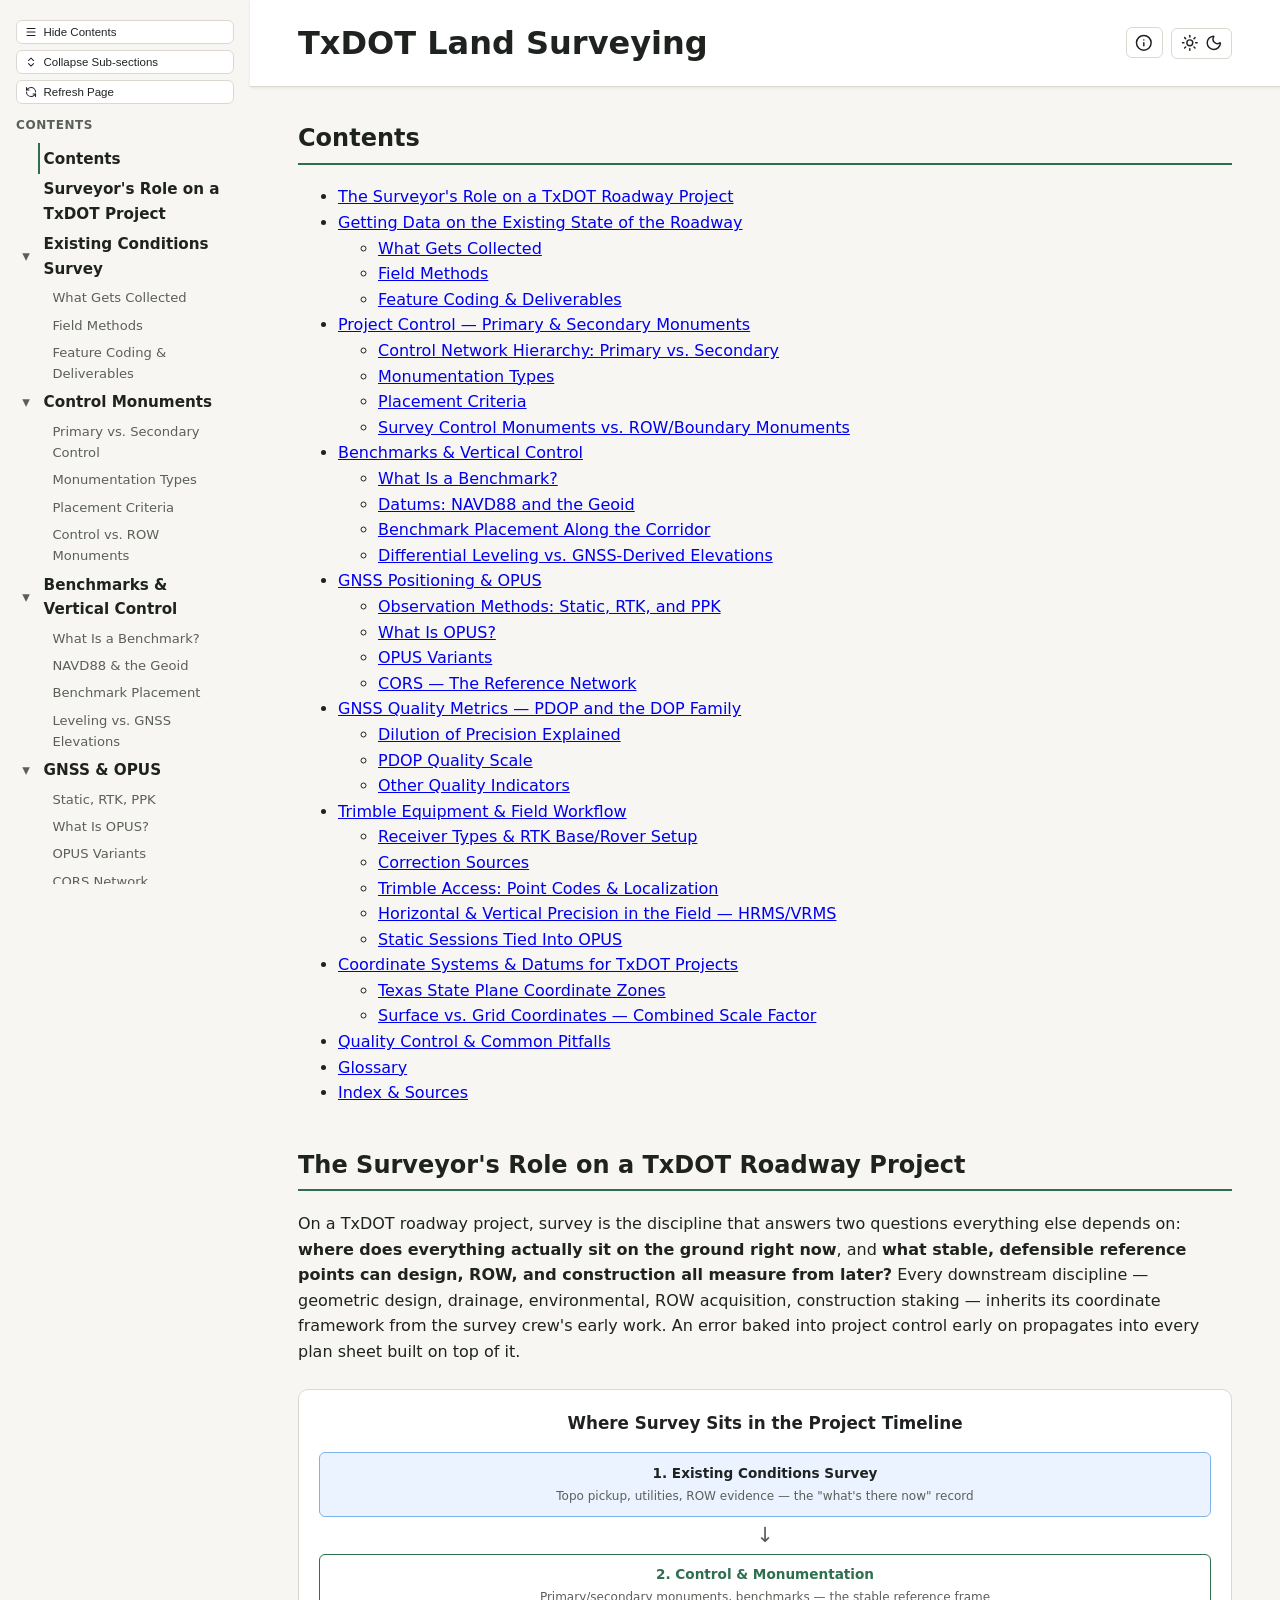
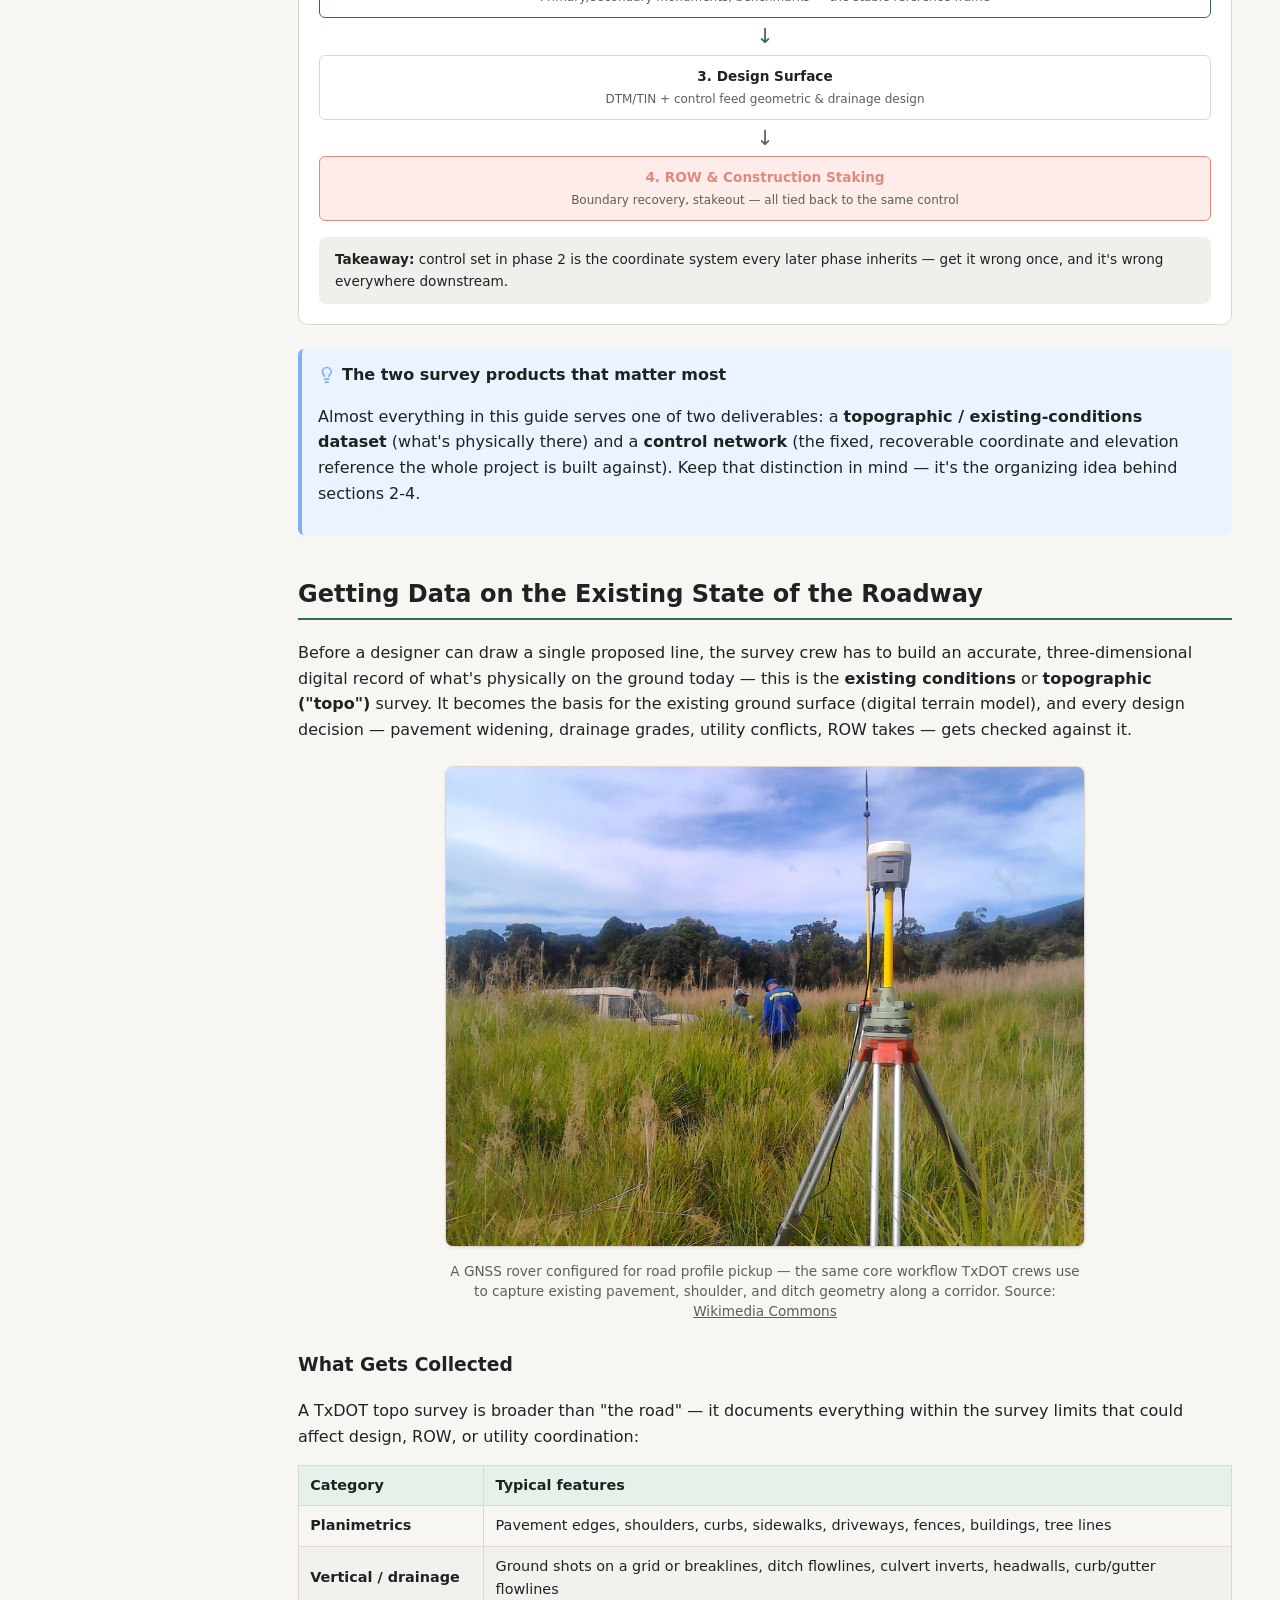
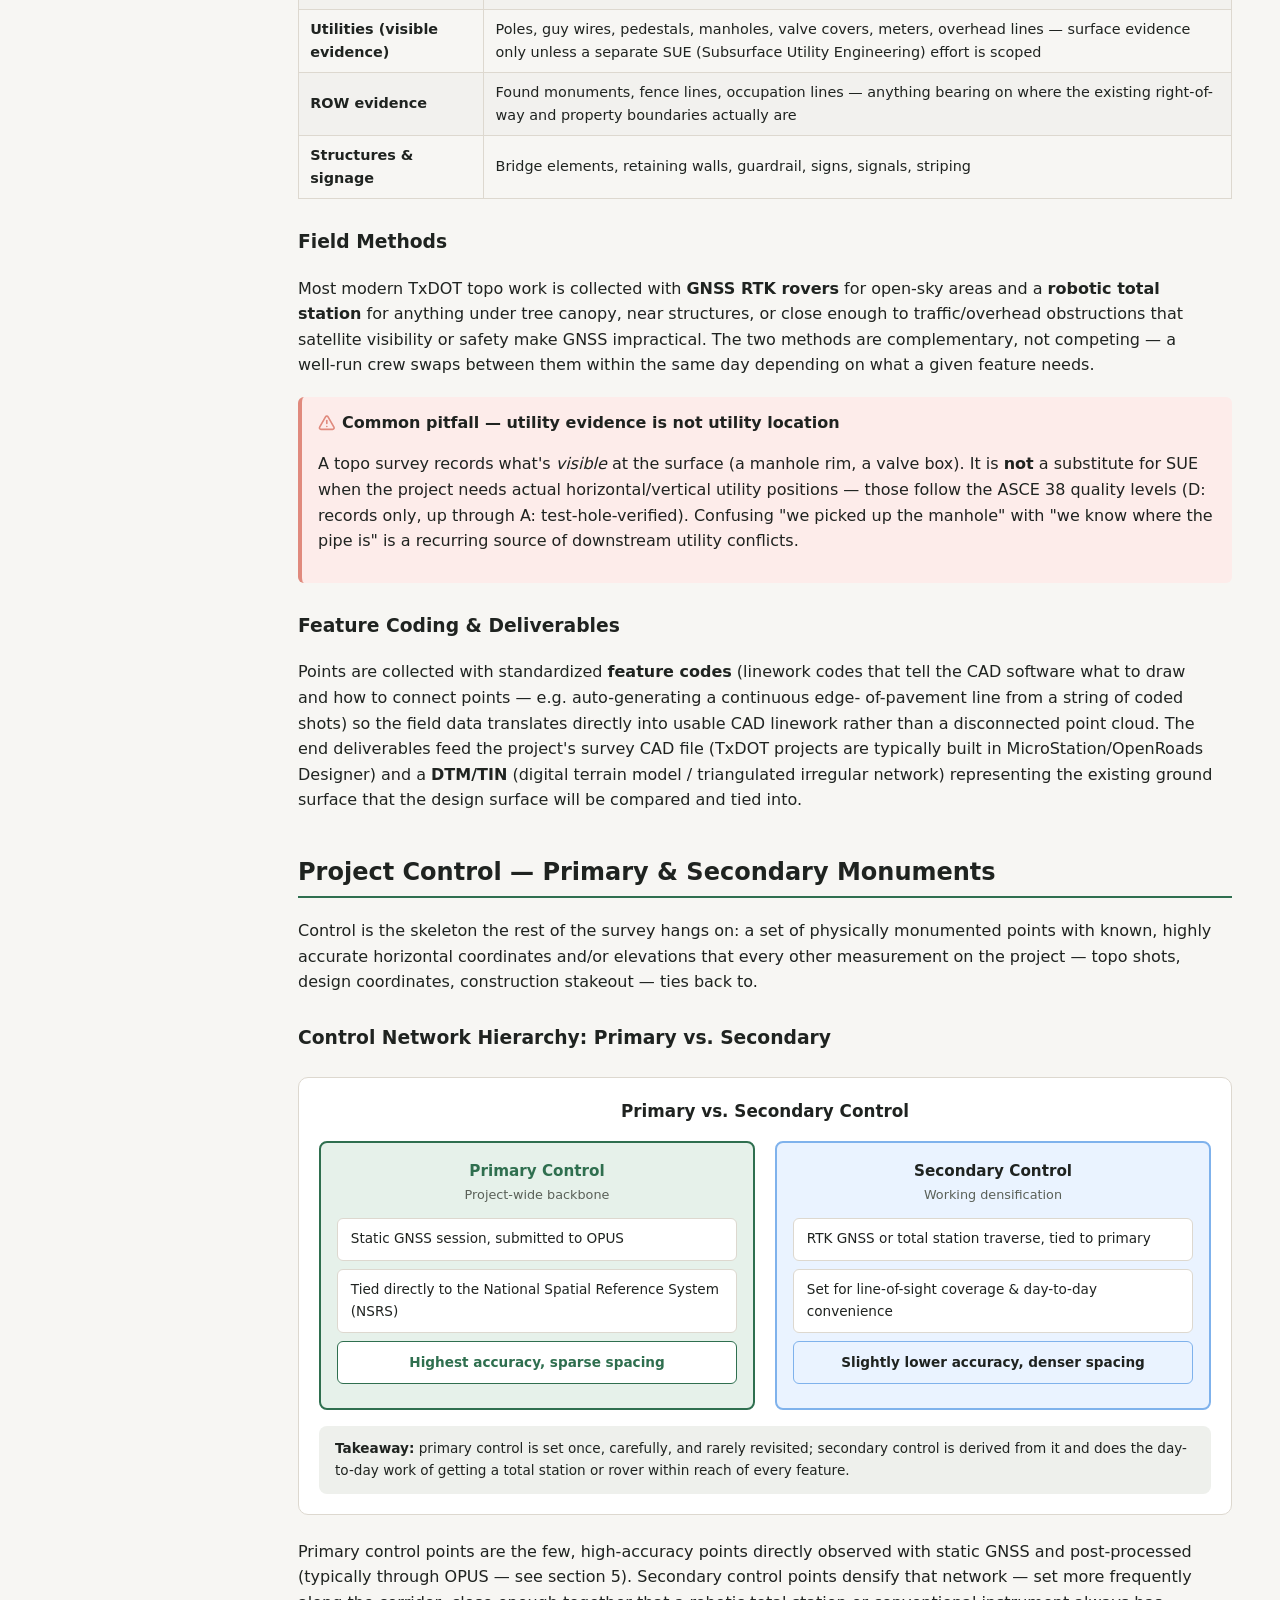
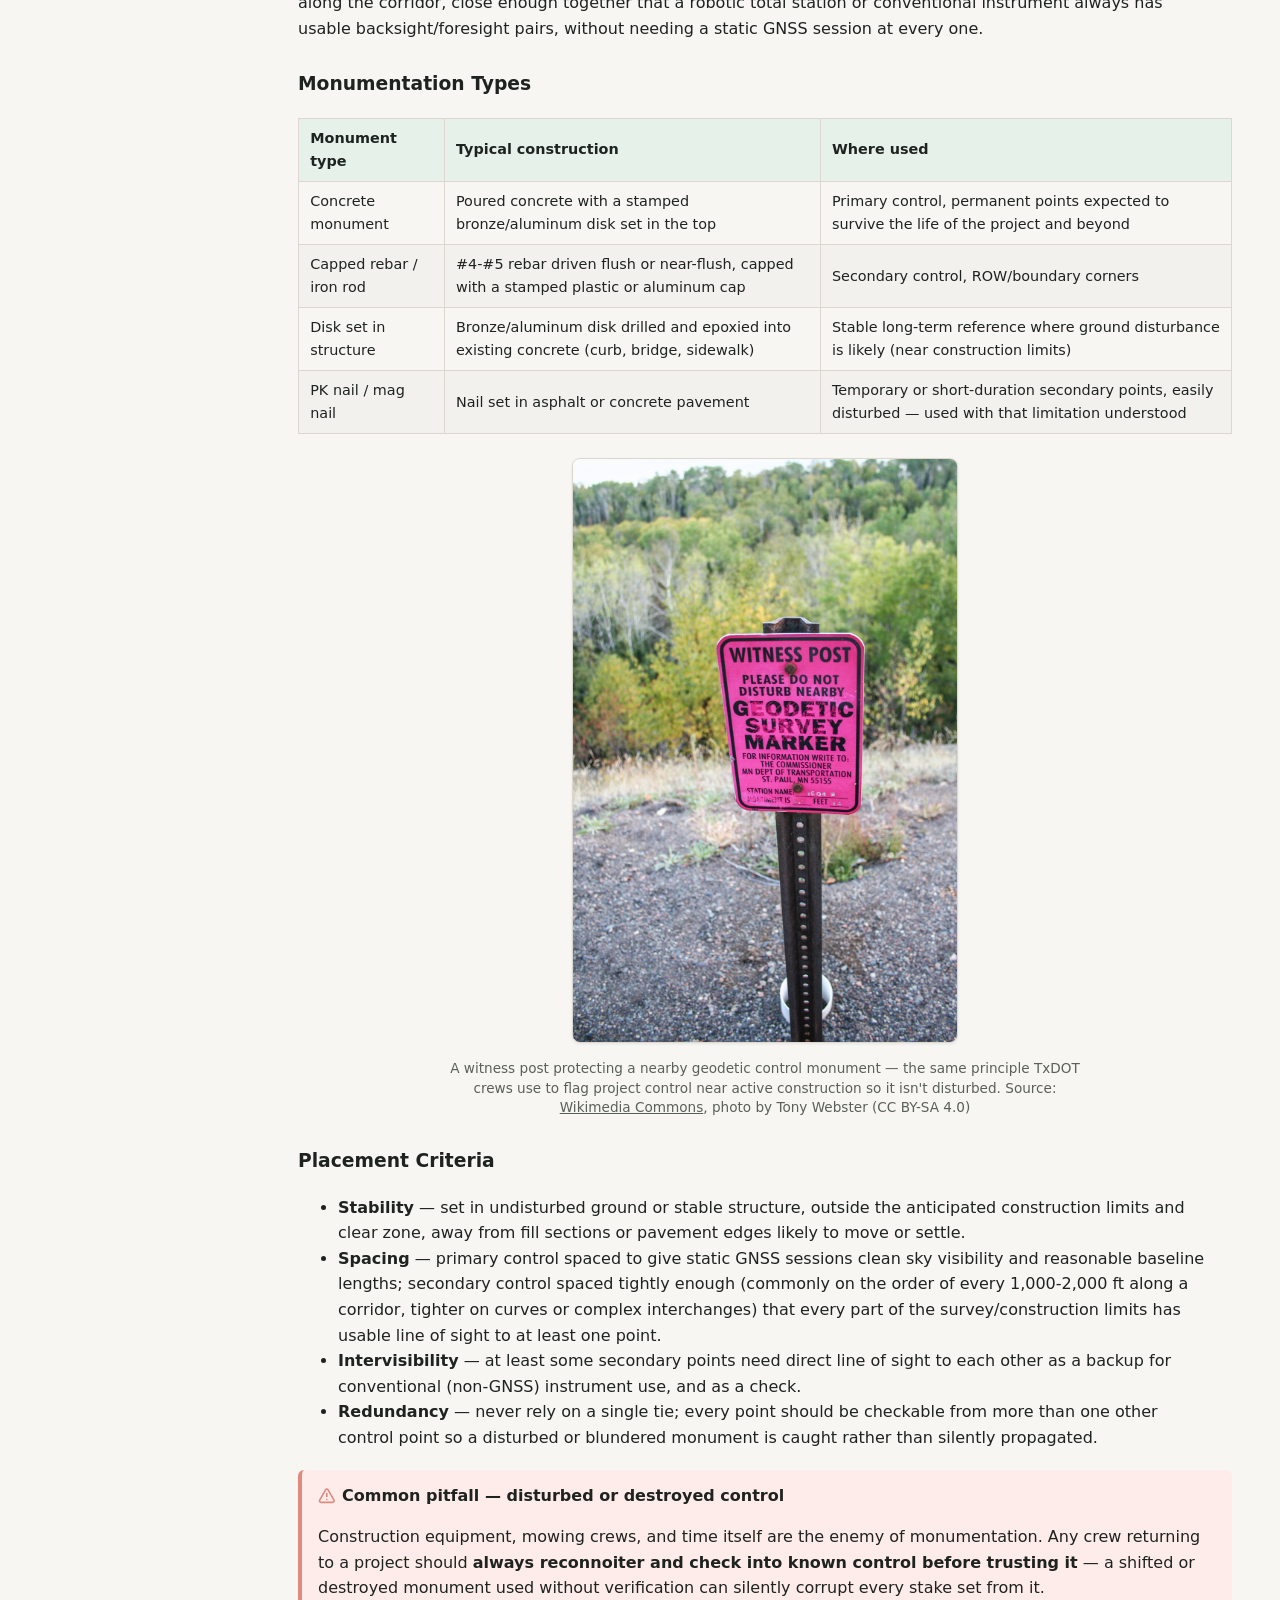
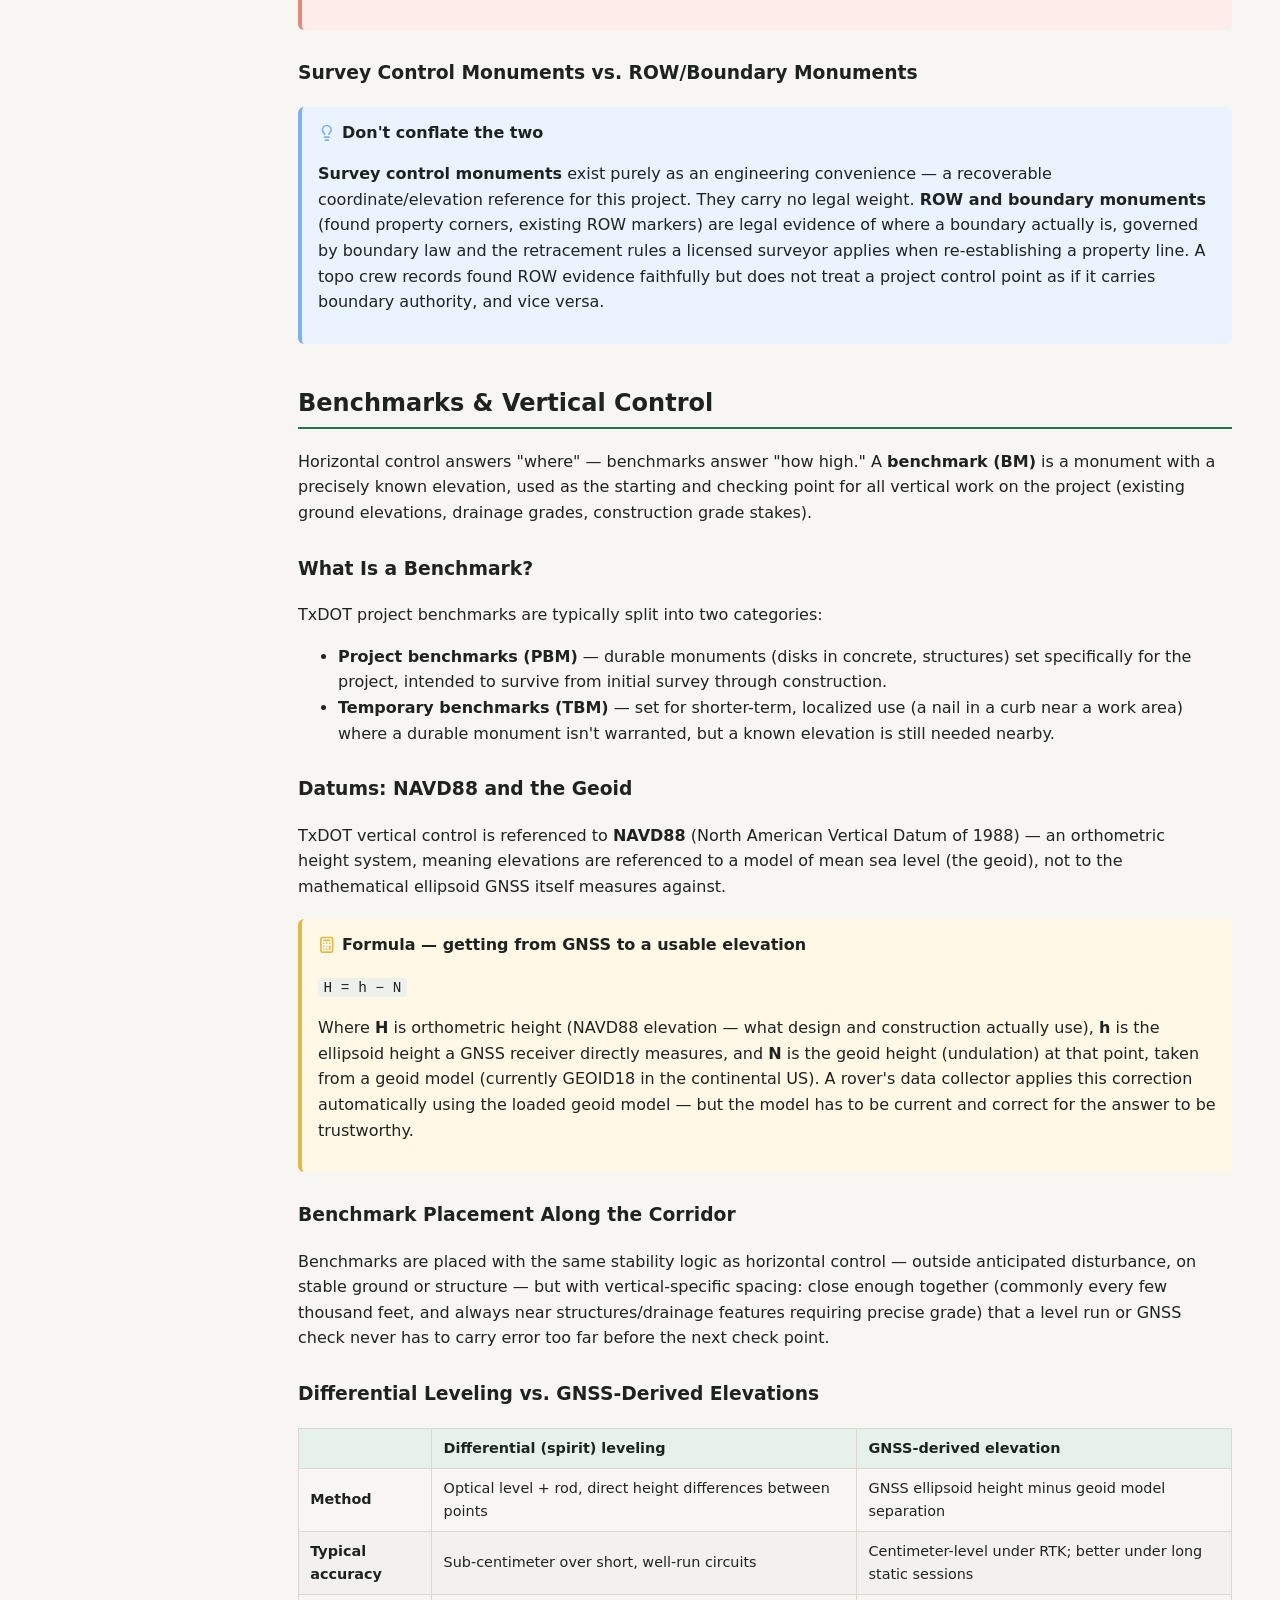
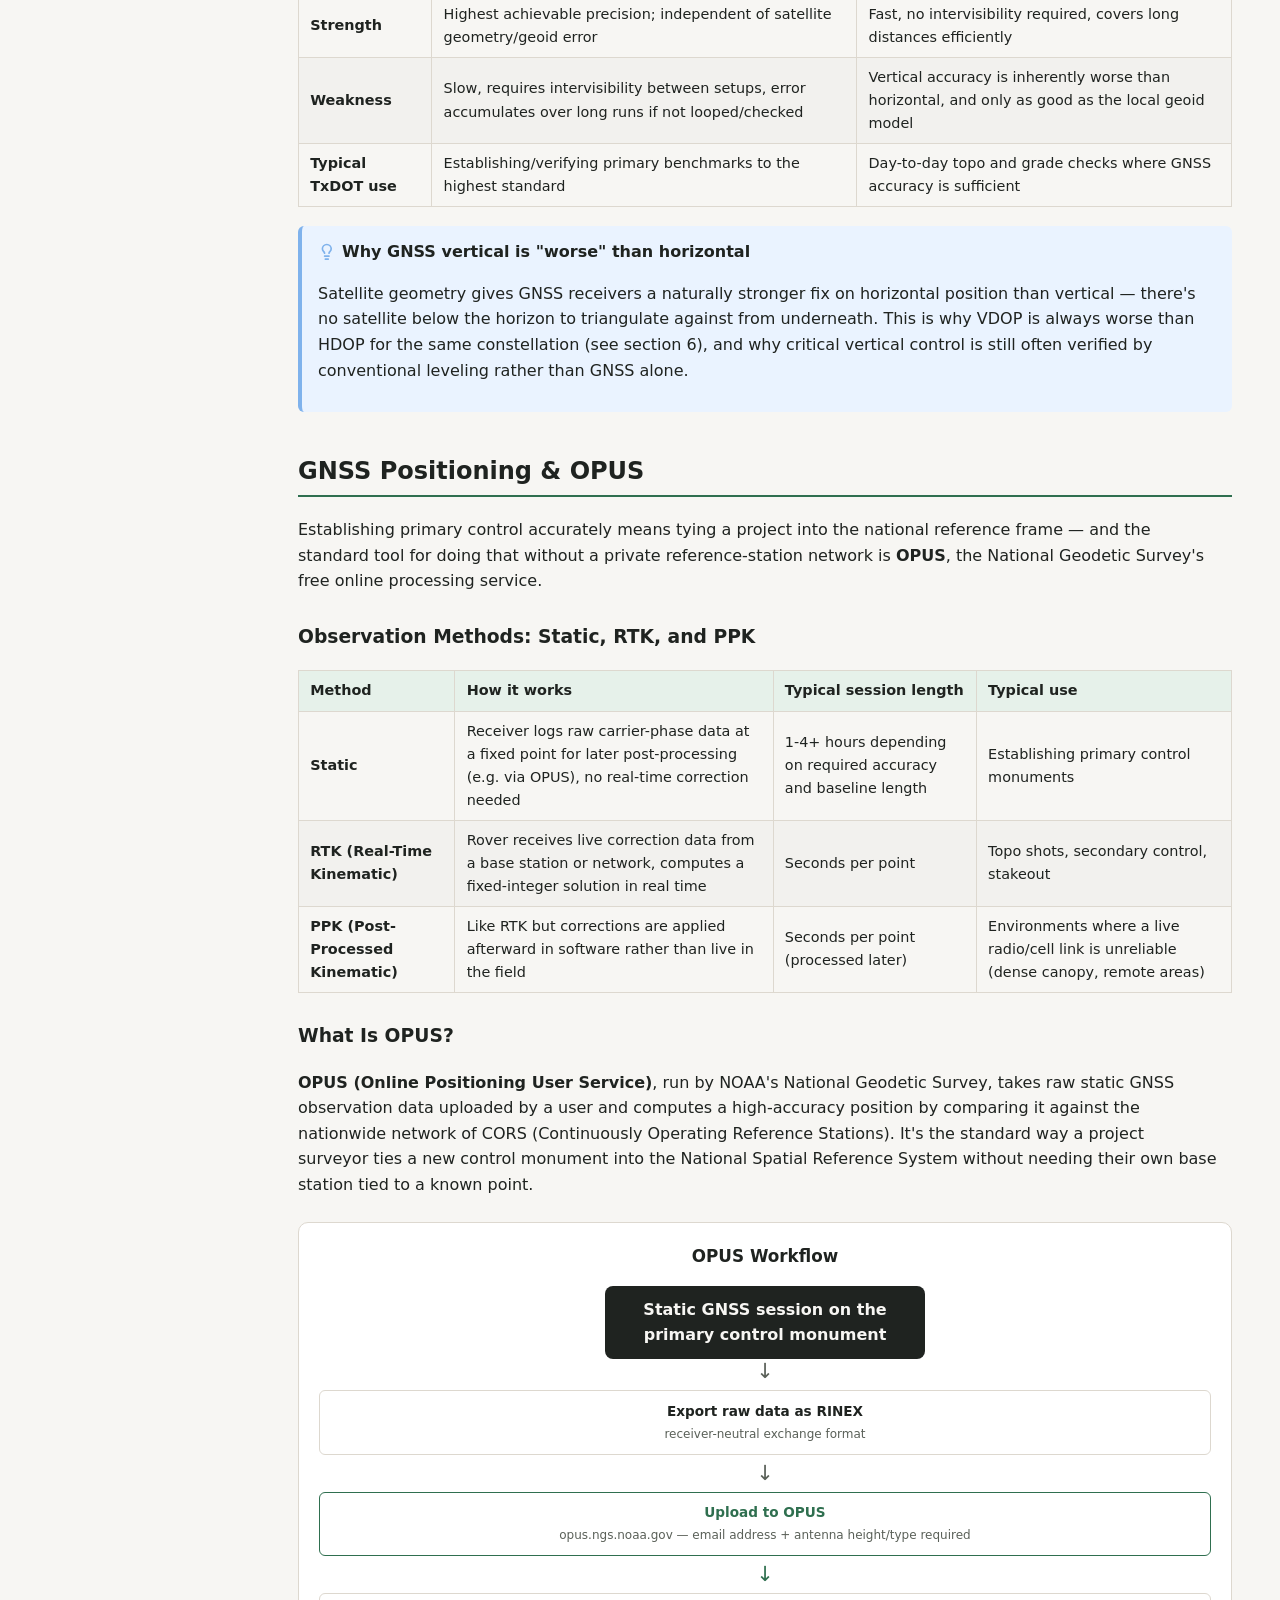
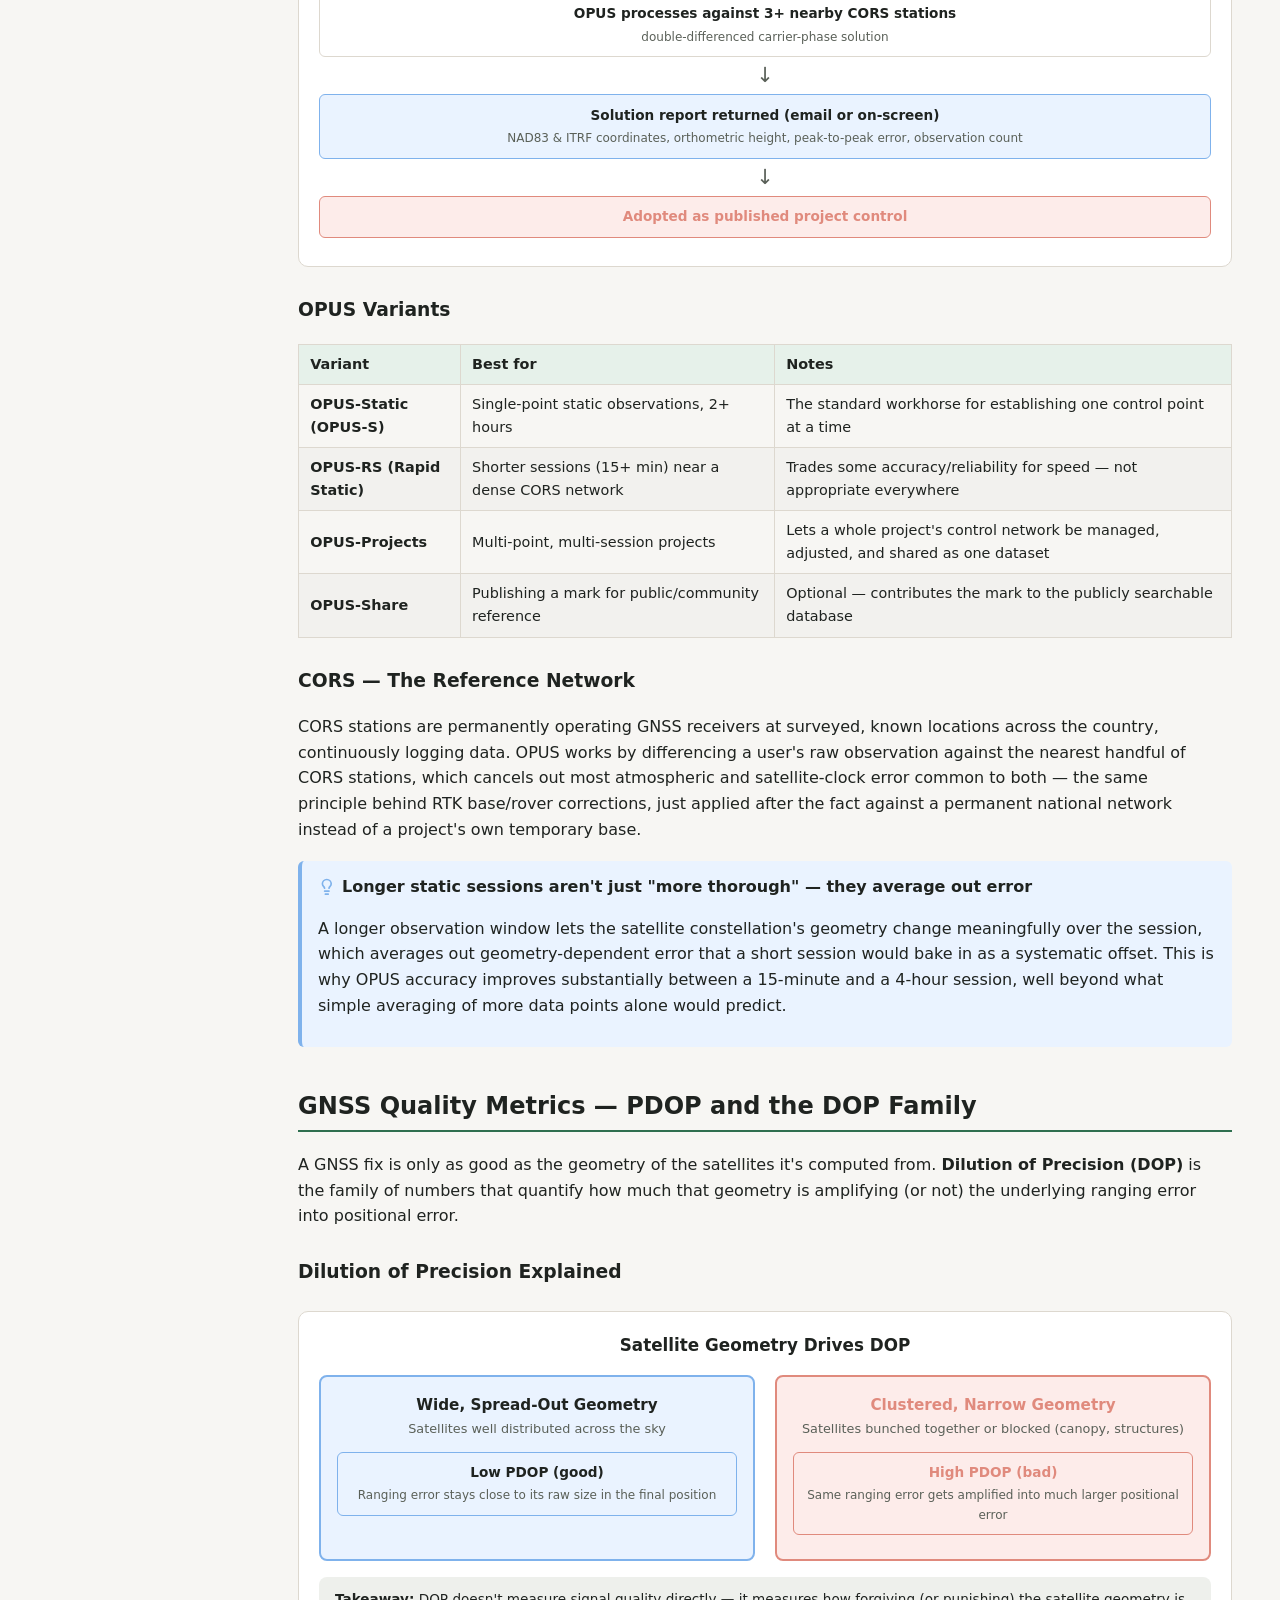
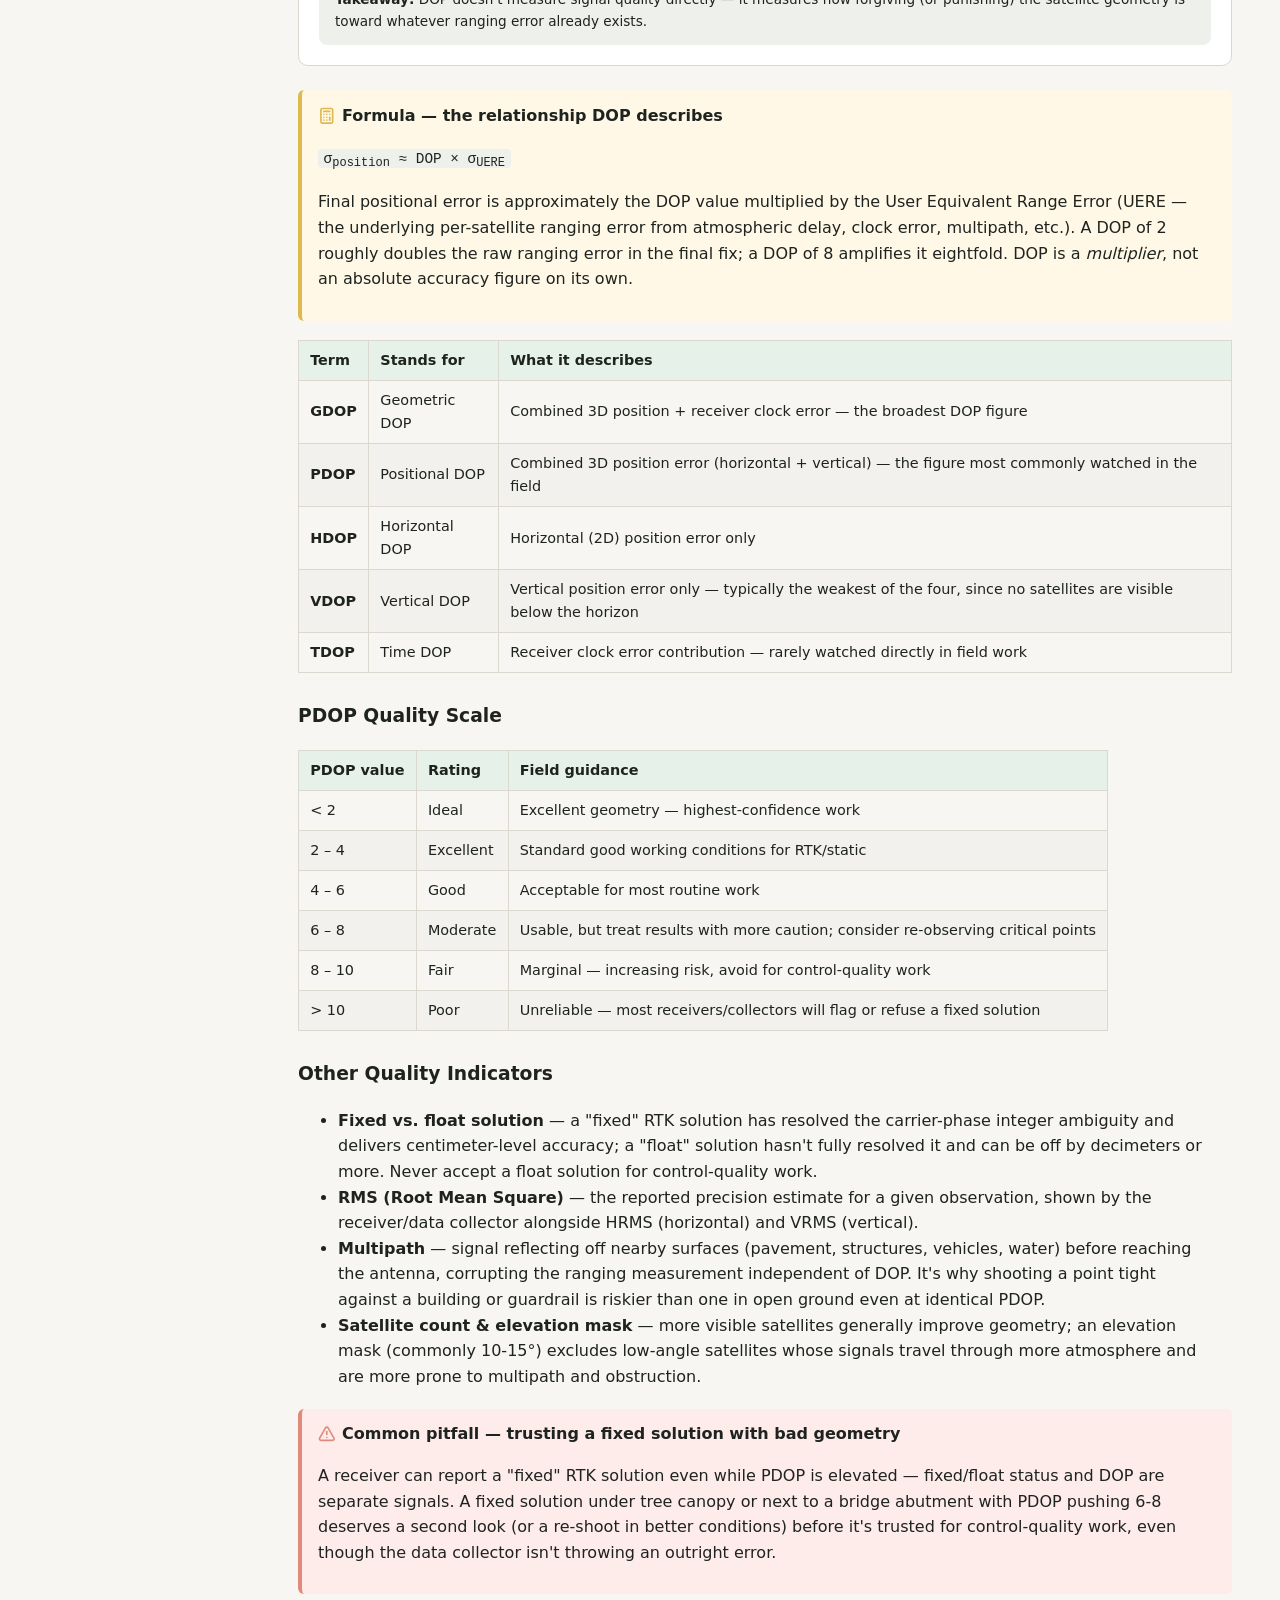
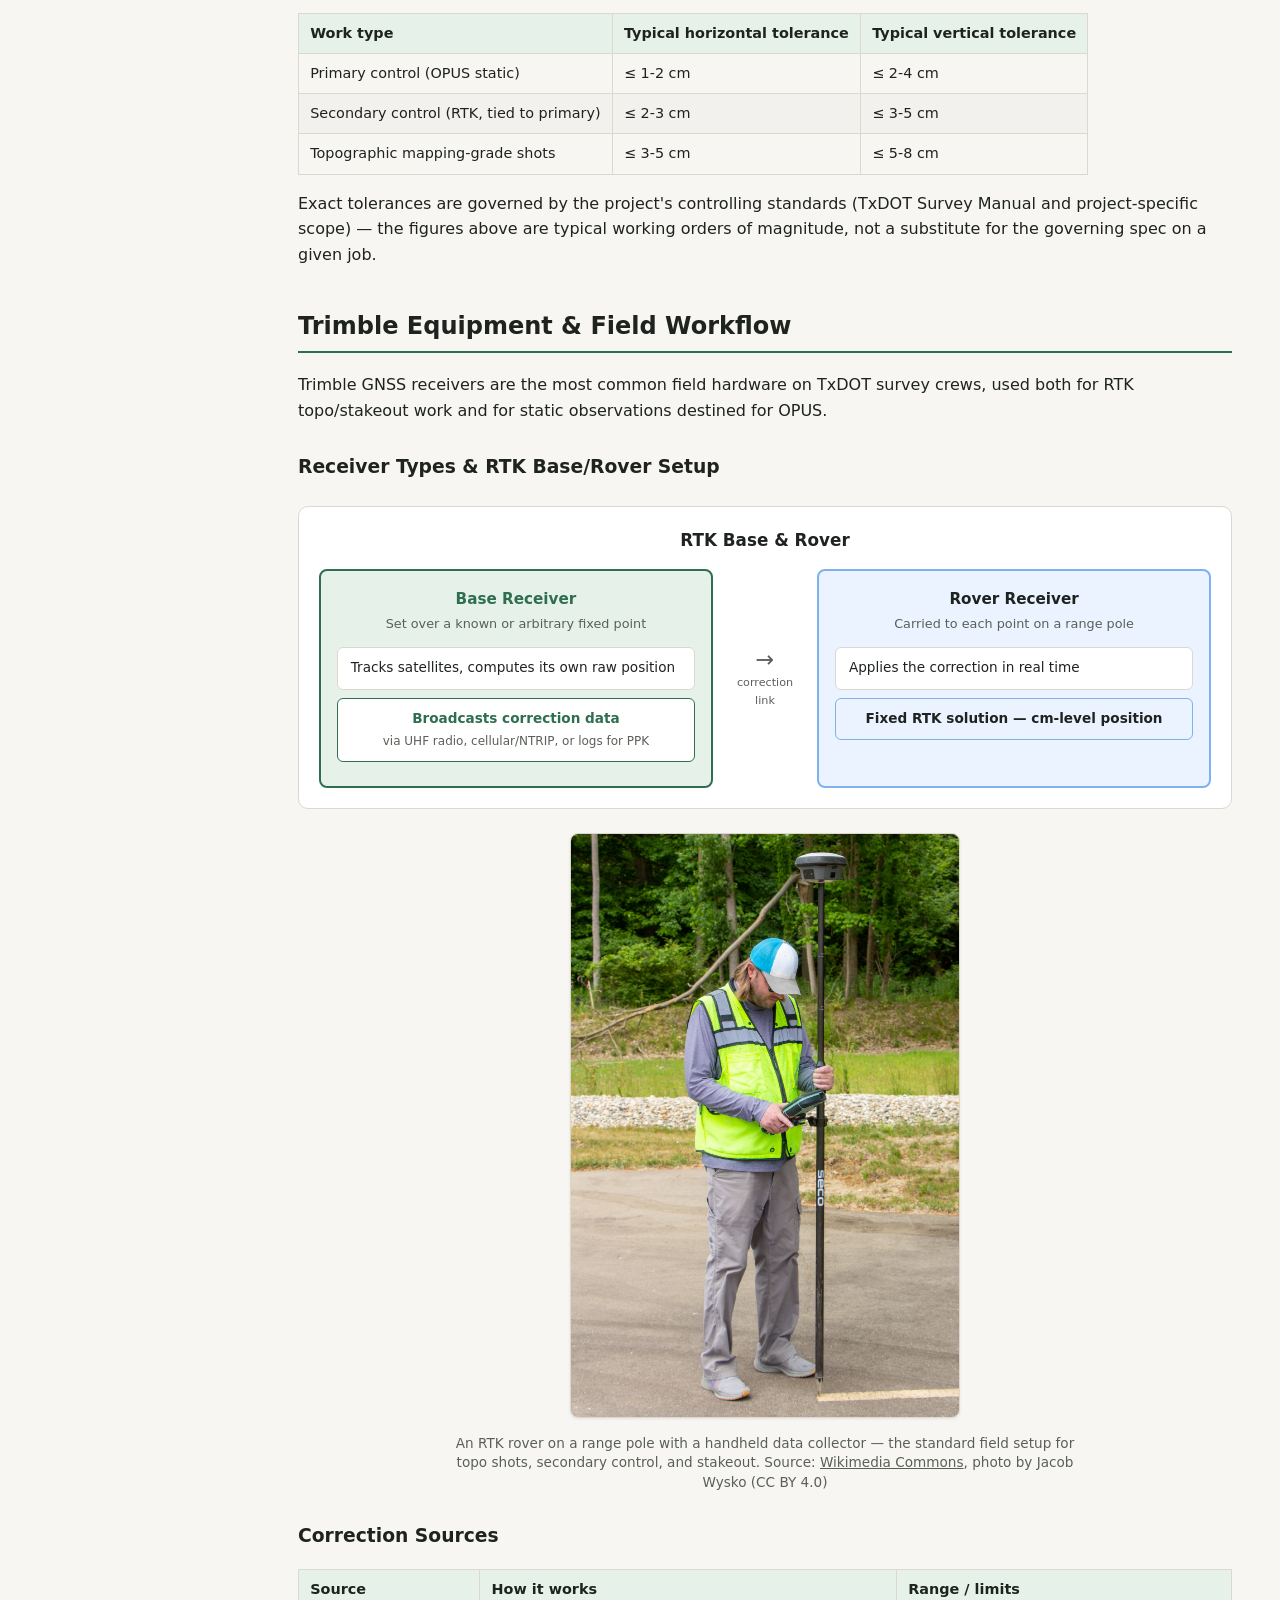
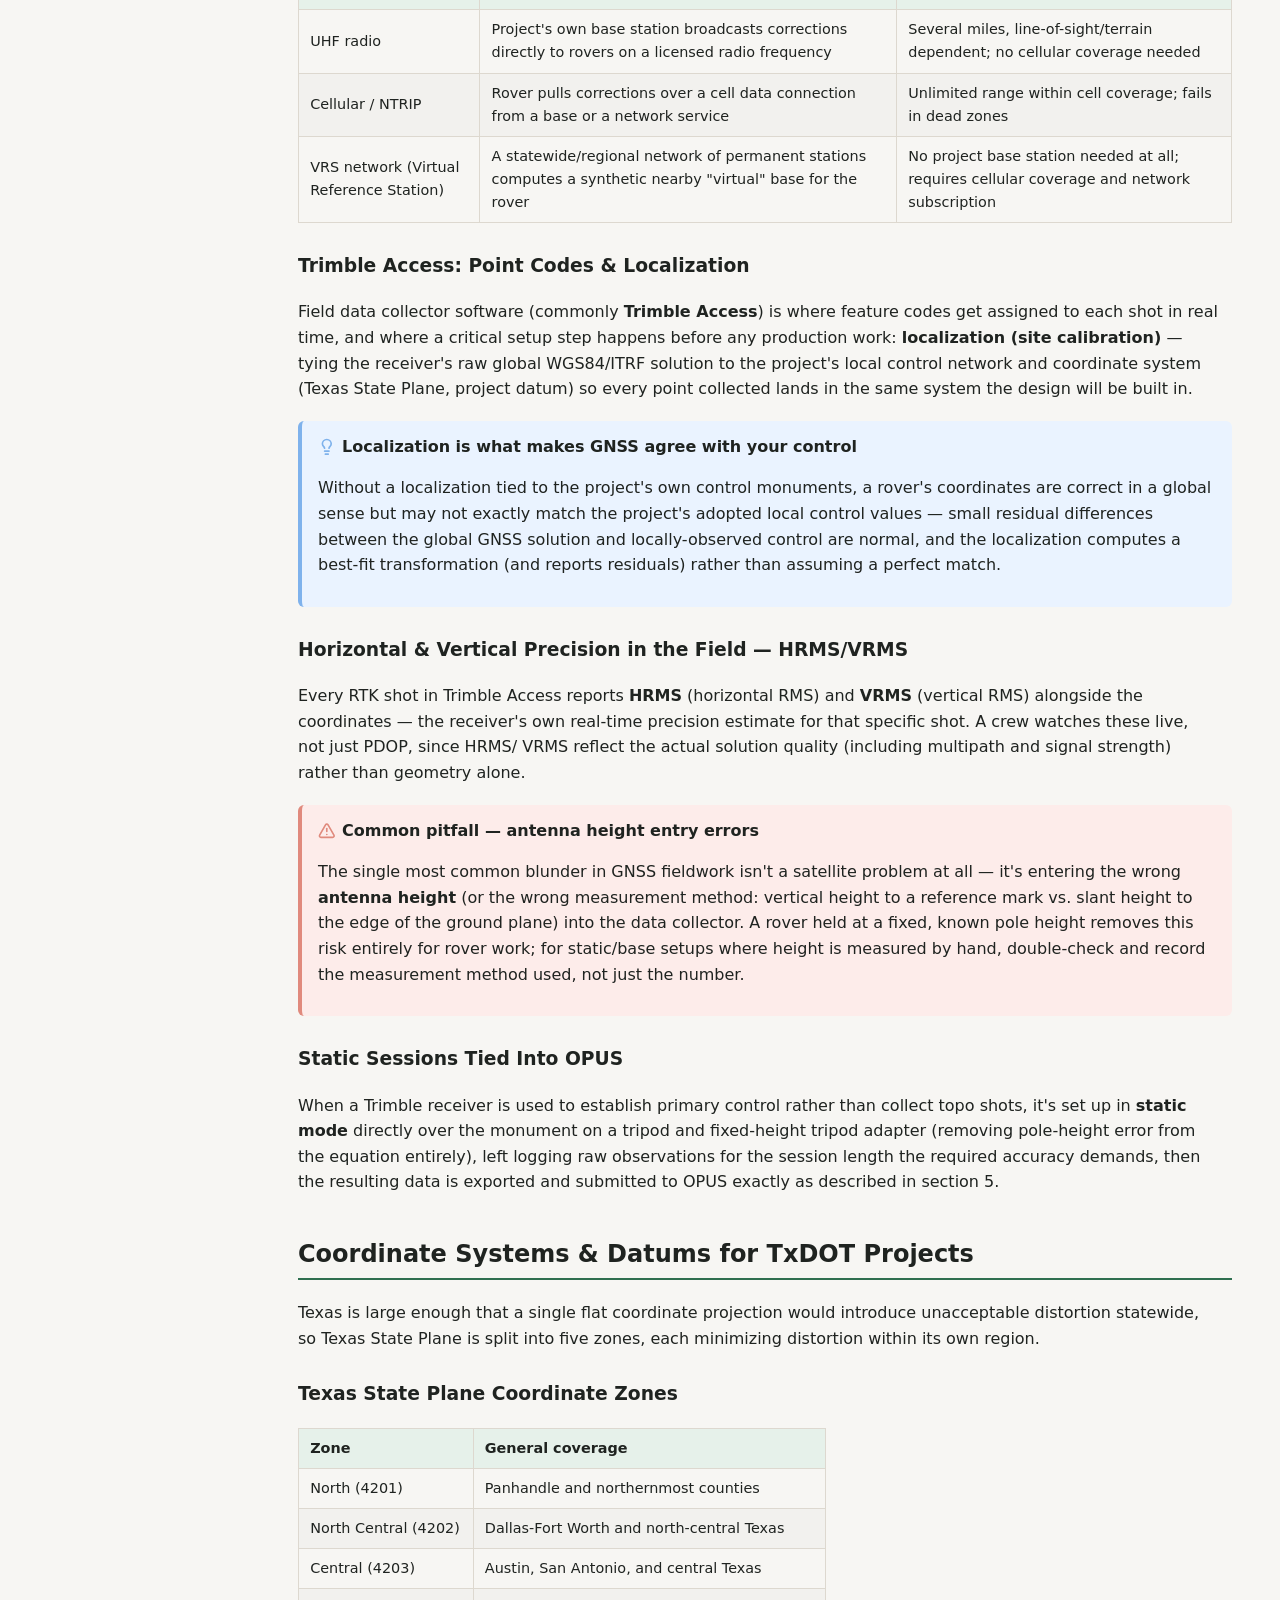
<file: TxDOT Land Surveying - Deep Dive.html>
<!doctype html>
<html lang="en">
<head>
  <meta charset="utf-8">
  <meta name="viewport" content="width=device-width, initial-scale=1, viewport-fit=cover">
  <title>TxDOT Land Surveying — Study Guide</title>
  <link rel="stylesheet" href="assets/style.css?v=20260921a">
  <script>
    (function () {
      try {
        var theme = localStorage.getItem("sg-theme");
        if (theme === "light" || theme === "dark") {
          document.documentElement.setAttribute("data-theme", theme);
        }
        if (localStorage.getItem("sg-toc-collapsed") === "1") {
          document.documentElement.classList.add("sg-toc-pref-collapsed");
        }
      } catch (e) {}
    })();
  </script>
</head>
<body>
  <svg style="display:none" aria-hidden="true">
    <symbol id="icon-info" viewBox="0 0 24 24">
      <circle cx="12" cy="12" r="10" /><path d="M12 16v-4" /><path d="M12 8h.01" />
    </symbol>
    <symbol id="icon-sun" viewBox="0 0 24 24">
      <circle cx="12" cy="12" r="4" /><path d="M12 2v2" /><path d="M12 20v2" />
      <path d="m4.93 4.93 1.41 1.41" /><path d="m17.66 17.66 1.41 1.41" />
      <path d="M2 12h2" /><path d="M20 12h2" />
      <path d="m6.34 17.66-1.41 1.41" /><path d="m19.07 4.93-1.41 1.41" />
    </symbol>
    <symbol id="icon-moon" viewBox="0 0 24 24">
      <path d="M20.985 12.486a9 9 0 1 1-9.473-9.472c.405-.022.617.46.402.803a6 6 0 0 0 8.268 8.268c.344-.215.825-.004.803.401" />
    </symbol>
    <symbol id="icon-menu" viewBox="0 0 24 24">
      <path d="M4 5h16" /><path d="M4 12h16" /><path d="M4 19h16" />
    </symbol>
    <symbol id="icon-chevrons-up-down" viewBox="0 0 24 24">
      <path d="m7 15 5 5 5-5" /><path d="m7 9 5-5 5 5" />
    </symbol>
    <symbol id="icon-arrow-up" viewBox="0 0 24 24">
      <path d="m5 12 7-7 7 7" /><path d="M12 19V5" />
    </symbol>
    <symbol id="icon-lightbulb" viewBox="0 0 24 24">
      <path d="M15 14c.2-1 .7-1.7 1.5-2.5 1-.9 1.5-2.2 1.5-3.5A6 6 0 0 0 6 8c0 1 .2 2.2 1.5 3.5.7.7 1.3 1.5 1.5 2.5" />
      <path d="M9 18h6" /><path d="M10 22h4" />
    </symbol>
    <symbol id="icon-calculator" viewBox="0 0 24 24">
      <rect width="16" height="20" x="4" y="2" rx="2" />
      <line x1="8" x2="16" y1="6" y2="6" /><line x1="16" x2="16" y1="14" y2="18" />
      <path d="M16 10h.01" /><path d="M12 10h.01" /><path d="M8 10h.01" />
      <path d="M12 14h.01" /><path d="M8 14h.01" /><path d="M12 18h.01" /><path d="M8 18h.01" />
    </symbol>
    <symbol id="icon-triangle-alert" viewBox="0 0 24 24">
      <path d="m21.73 18-8-14a2 2 0 0 0-3.48 0l-8 14A2 2 0 0 0 4 21h16a2 2 0 0 0 1.73-3" />
      <path d="M12 9v4" /><path d="M12 17h.01" />
    </symbol>
    <symbol id="icon-circle" viewBox="0 0 24 24">
      <circle cx="12" cy="12" r="10" />
    </symbol>
    <symbol id="icon-x" viewBox="0 0 24 24">
      <path d="M18 6 6 18" /><path d="m6 6 12 12" />
    </symbol>
  </svg>

  <div class="sg-layout">
    <div class="sg-toc-backdrop" id="sg-toc-backdrop" aria-hidden="true"></div>

    <div class="sg-toc" id="toc">
      <div class="sg-toc-topbar">
        <button class="sg-btn sg-btn-icon sg-toc-close" id="sg-toc-close" title="Close menu" aria-label="Close menu">
          <svg class="sg-icon" aria-hidden="true"><use href="#icon-x"></use></svg>
        </button>
      </div>
      <div class="sg-toc-rail">
        <button class="sg-btn" id="sg-toc-toggle" title="Show/hide the contents sidebar">
          <svg class="sg-icon" aria-hidden="true"><use href="#icon-menu"></use></svg>
          <span class="sg-btn-label">Hide Contents</span>
        </button>
        <button class="sg-btn" id="sg-toc-collapse-all" title="Collapse/expand all sub-sections">
          <svg class="sg-icon" aria-hidden="true"><use href="#icon-chevrons-up-down"></use></svg>
          <span class="sg-btn-label">Collapse Sub-sections</span>
        </button>
      </div>
      <div class="sg-toc-body">
        <div class="sg-toc-title-row">
          <div class="sg-toc-title">Contents</div>
        </div>
        <div id="toc-nav"></div>
      </div>
    </div>

    <div class="sg-main-wrap">
      <header class="sg-header">
        <div class="sg-header-row">
          <button class="sg-btn sg-btn-icon sg-mobile-menu-btn" id="sg-mobile-menu-toggle" title="Open contents menu" aria-label="Open contents menu" aria-expanded="false" aria-controls="toc">
            <svg class="sg-icon" aria-hidden="true"><use href="#icon-menu"></use></svg>
          </button>
          <h1 class="sg-title">TxDOT Land Surveying</h1>
          <div class="sg-controls">
            <div class="sg-info-wrap">
              <button class="sg-btn sg-btn-icon" id="sg-info-toggle" title="Guide info" aria-expanded="false">
                <svg class="sg-icon" aria-hidden="true"><use href="#icon-info"></use></svg>
              </button>
              <div class="sg-info-popover" id="sg-info-popover" aria-hidden="true">
                <div class="sg-meta">Generated 2026-08-15 &middot; Field survey practice for TxDOT roadway projects — existing conditions, control, GNSS/OPUS, and Trimble field workflow</div>
                <div class="sg-badges">
                  <span class="sg-badge">Deep Dive</span>
                  <span class="sg-badge">Intermediate &rarr; Expert</span>
                </div>
              </div>
            </div>
            <button class="sg-btn sg-btn-icon" id="sg-theme-toggle" title="Toggle light/dark">
              <svg class="sg-icon" aria-hidden="true"><use href="#icon-sun"></use></svg>
              <svg class="sg-icon" aria-hidden="true"><use href="#icon-moon"></use></svg>
            </button>
          </div>
        </div>
      </header>

      <main class="sg-main">

        <section>
          <h2 data-toc="Contents">Contents</h2>
          <ul class="sg-contents-list">
            <li><a href="#the-surveyors-role-on-a-txdot-roadway-project">The Surveyor's Role on a TxDOT Roadway Project</a></li>
            <li><a href="#getting-data-on-the-existing-state-of-the-roadway">Getting Data on the Existing State of the Roadway</a>
              <ul>
                <li><a href="#what-gets-collected">What Gets Collected</a></li>
                <li><a href="#field-methods">Field Methods</a></li>
                <li><a href="#feature-coding-deliverables">Feature Coding &amp; Deliverables</a></li>
              </ul>
            </li>
            <li><a href="#project-control-primary-secondary-monuments">Project Control — Primary &amp; Secondary Monuments</a>
              <ul>
                <li><a href="#control-network-hierarchy-primary-vs-secondary">Control Network Hierarchy: Primary vs. Secondary</a></li>
                <li><a href="#monumentation-types">Monumentation Types</a></li>
                <li><a href="#placement-criteria">Placement Criteria</a></li>
                <li><a href="#survey-control-monuments-vs-rowboundary-monuments">Survey Control Monuments vs. ROW/Boundary Monuments</a></li>
              </ul>
            </li>
            <li><a href="#benchmarks-vertical-control">Benchmarks &amp; Vertical Control</a>
              <ul>
                <li><a href="#what-is-a-benchmark">What Is a Benchmark?</a></li>
                <li><a href="#datums-navd88-and-the-geoid">Datums: NAVD88 and the Geoid</a></li>
                <li><a href="#benchmark-placement-along-the-corridor">Benchmark Placement Along the Corridor</a></li>
                <li><a href="#differential-leveling-vs-gnss-derived-elevations">Differential Leveling vs. GNSS-Derived Elevations</a></li>
              </ul>
            </li>
            <li><a href="#gnss-positioning-opus">GNSS Positioning &amp; OPUS</a>
              <ul>
                <li><a href="#observation-methods-static-rtk-and-ppk">Observation Methods: Static, RTK, and PPK</a></li>
                <li><a href="#what-is-opus">What Is OPUS?</a></li>
                <li><a href="#opus-variants">OPUS Variants</a></li>
                <li><a href="#cors-the-reference-network">CORS — The Reference Network</a></li>
              </ul>
            </li>
            <li><a href="#gnss-quality-metrics-pdop-and-the-dop-family">GNSS Quality Metrics — PDOP and the DOP Family</a>
              <ul>
                <li><a href="#dilution-of-precision-explained">Dilution of Precision Explained</a></li>
                <li><a href="#pdop-quality-scale">PDOP Quality Scale</a></li>
                <li><a href="#other-quality-indicators">Other Quality Indicators</a></li>
              </ul>
            </li>
            <li><a href="#trimble-equipment-field-workflow">Trimble Equipment &amp; Field Workflow</a>
              <ul>
                <li><a href="#receiver-types-rtk-baserover-setup">Receiver Types &amp; RTK Base/Rover Setup</a></li>
                <li><a href="#correction-sources">Correction Sources</a></li>
                <li><a href="#trimble-access-point-codes-localization">Trimble Access: Point Codes &amp; Localization</a></li>
                <li><a href="#horizontal-vertical-precision-in-the-field-hrmsvrms">Horizontal &amp; Vertical Precision in the Field — HRMS/VRMS</a></li>
                <li><a href="#static-sessions-tied-into-opus">Static Sessions Tied Into OPUS</a></li>
              </ul>
            </li>
            <li><a href="#coordinate-systems-datums-for-txdot-projects">Coordinate Systems &amp; Datums for TxDOT Projects</a>
              <ul>
                <li><a href="#texas-state-plane-coordinate-zones">Texas State Plane Coordinate Zones</a></li>
                <li><a href="#surface-vs-grid-coordinates-combined-scale-factor">Surface vs. Grid Coordinates — Combined Scale Factor</a></li>
              </ul>
            </li>
            <li><a href="#quality-control-common-pitfalls">Quality Control &amp; Common Pitfalls</a></li>
            <li><a href="#glossary">Glossary</a></li>
            <li><a href="#index-sources">Index &amp; Sources</a></li>
          </ul>
        </section>

        <section>
          <h2 data-toc="Surveyor's Role on a TxDOT Project">The Surveyor's Role on a TxDOT Roadway Project</h2>
          <p>On a TxDOT roadway project, survey is the discipline that answers two questions everything else
          depends on: <strong>where does everything actually sit on the ground right now</strong>, and
          <strong>what stable, defensible reference points can design, ROW, and construction all measure
          from later?</strong> Every downstream discipline — geometric design, drainage, environmental,
          ROW acquisition, construction staking — inherits its coordinate framework from the survey crew's
          early work. An error baked into project control early on propagates into every plan sheet built on
          top of it.</p>

          <div class="sg-diagram">
            <div class="sg-diagram-title">Where Survey Sits in the Project Timeline</div>
            <div class="sg-diagram-box tip center">
              <div class="sg-diagram-box-title">1. Existing Conditions Survey</div>
              <div class="sg-diagram-box-sub">Topo pickup, utilities, ROW evidence — the "what's there now" record</div>
            </div>
            <div class="sg-diagram-arrow-down">&#8595;</div>
            <div class="sg-diagram-box accent center">
              <div class="sg-diagram-box-title accent-text">2. Control &amp; Monumentation</div>
              <div class="sg-diagram-box-sub">Primary/secondary monuments, benchmarks — the stable reference frame</div>
            </div>
            <div class="sg-diagram-arrow-down accent">&#8595;</div>
            <div class="sg-diagram-box center">
              <div class="sg-diagram-box-title">3. Design Surface</div>
              <div class="sg-diagram-box-sub">DTM/TIN + control feed geometric &amp; drainage design</div>
            </div>
            <div class="sg-diagram-arrow-down">&#8595;</div>
            <div class="sg-diagram-box warning center">
              <div class="sg-diagram-box-title warning-text">4. ROW &amp; Construction Staking</div>
              <div class="sg-diagram-box-sub">Boundary recovery, stakeout — all tied back to the same control</div>
            </div>
            <div class="sg-diagram-footer"><strong>Takeaway:</strong> control set in phase 2 is the coordinate system every later phase inherits — get it wrong once, and it's wrong everywhere downstream.</div>
          </div>

          <div class="sg-callout tip">
            <div class="sg-callout-title"><svg class="sg-icon" aria-hidden="true"><use href="#icon-lightbulb"></use></svg> The two survey products that matter most</div>
            <p>Almost everything in this guide serves one of two deliverables: a <strong>topographic /
            existing-conditions dataset</strong> (what's physically there) and a <strong>control network</strong>
            (the fixed, recoverable coordinate and elevation reference the whole project is built against).
            Keep that distinction in mind — it's the organizing idea behind sections 2-4.</p>
          </div>
        </section>

        <section>
          <h2 data-toc="Existing Conditions Survey">Getting Data on the Existing State of the Roadway</h2>
          <p>Before a designer can draw a single proposed line, the survey crew has to build an accurate,
          three-dimensional digital record of what's physically on the ground today — this is the
          <strong>existing conditions</strong> or <strong>topographic ("topo")</strong> survey. It becomes the
          basis for the existing ground surface (digital terrain model), and every design decision — pavement
          widening, drainage grades, utility conflicts, ROW takes — gets checked against it.</p>

          <figure>
            <img src="images/txdot-land-surveying/gnss-setup-road-profile-pickup.jpg" alt="A GNSS rover setup in the field being used to collect road profile survey data">
            <figcaption>A GNSS rover configured for road profile pickup — the same core workflow TxDOT crews use to capture existing pavement, shoulder, and ditch geometry along a corridor. Source: <a href="https://commons.wikimedia.org/wiki/File:COVEC_CHC_i80_GNSS_setup_for_Tambul-Mendi_road_profile.jpg" target="_blank" rel="noopener">Wikimedia Commons</a></figcaption>
          </figure>

          <h3 data-toc="What Gets Collected">What Gets Collected</h3>
          <p>A TxDOT topo survey is broader than "the road" — it documents everything within the survey
          limits that could affect design, ROW, or utility coordination:</p>
          <table>
            <thead><tr><th>Category</th><th>Typical features</th></tr></thead>
            <tbody>
              <tr><td><strong>Planimetrics</strong></td><td>Pavement edges, shoulders, curbs, sidewalks, driveways, fences, buildings, tree lines</td></tr>
              <tr><td><strong>Vertical / drainage</strong></td><td>Ground shots on a grid or breaklines, ditch flowlines, culvert inverts, headwalls, curb/gutter flowlines</td></tr>
              <tr><td><strong>Utilities (visible evidence)</strong></td><td>Poles, guy wires, pedestals, manholes, valve covers, meters, overhead lines — surface evidence only unless a separate SUE (Subsurface Utility Engineering) effort is scoped</td></tr>
              <tr><td><strong>ROW evidence</strong></td><td>Found monuments, fence lines, occupation lines — anything bearing on where the existing right-of-way and property boundaries actually are</td></tr>
              <tr><td><strong>Structures &amp; signage</strong></td><td>Bridge elements, retaining walls, guardrail, signs, signals, striping</td></tr>
            </tbody>
          </table>

          <h3 data-toc="Field Methods">Field Methods</h3>
          <p>Most modern TxDOT topo work is collected with <strong>GNSS RTK rovers</strong> for open-sky
          areas and a <strong>robotic total station</strong> for anything under tree canopy, near structures,
          or close enough to traffic/overhead obstructions that satellite visibility or safety make GNSS
          impractical. The two methods are complementary, not competing — a well-run crew swaps between them
          within the same day depending on what a given feature needs.</p>

          <div class="sg-callout warning">
            <div class="sg-callout-title"><svg class="sg-icon" aria-hidden="true"><use href="#icon-triangle-alert"></use></svg> Common pitfall — utility evidence is not utility location</div>
            <p>A topo survey records what's <em>visible</em> at the surface (a manhole rim, a valve box).
            It is <strong>not</strong> a substitute for SUE when the project needs actual horizontal/vertical
            utility positions — those follow the ASCE 38 quality levels (D: records only, up through A:
            test-hole-verified). Confusing "we picked up the manhole" with "we know where the pipe is" is a
            recurring source of downstream utility conflicts.</p>
          </div>

          <h3 data-toc="Feature Coding & Deliverables">Feature Coding &amp; Deliverables</h3>
          <p>Points are collected with standardized <strong>feature codes</strong> (linework codes that tell
          the CAD software what to draw and how to connect points — e.g. auto-generating a continuous edge-
          of-pavement line from a string of coded shots) so the field data translates directly into usable
          CAD linework rather than a disconnected point cloud. The end deliverables feed the project's survey
          CAD file (TxDOT projects are typically built in MicroStation/OpenRoads Designer) and a
          <strong>DTM/TIN</strong> (digital terrain model / triangulated irregular network) representing the
          existing ground surface that the design surface will be compared and tied into.</p>
        </section>

        <section>
          <h2 data-toc="Control Monuments">Project Control — Primary &amp; Secondary Monuments</h2>
          <p>Control is the skeleton the rest of the survey hangs on: a set of physically monumented points
          with known, highly accurate horizontal coordinates and/or elevations that every other measurement
          on the project — topo shots, design coordinates, construction stakeout — ties back to.</p>

          <h3 data-toc="Primary vs. Secondary Control">Control Network Hierarchy: Primary vs. Secondary</h3>
          <div class="sg-diagram">
            <div class="sg-diagram-title">Primary vs. Secondary Control</div>
            <div class="sg-diagram-row">
              <div class="sg-diagram-panel accent">
                <div class="sg-diagram-panel-header">
                  <div class="sg-diagram-panel-title accent-text">Primary Control</div>
                  <div class="sg-diagram-panel-sub">Project-wide backbone</div>
                </div>
                <div class="sg-diagram-box">Static GNSS session, submitted to OPUS</div>
                <div class="sg-diagram-box">Tied directly to the National Spatial Reference System (NSRS)</div>
                <div class="sg-diagram-box accent center">
                  <div class="sg-diagram-box-title accent-text">Highest accuracy, sparse spacing</div>
                </div>
              </div>
              <div class="sg-diagram-panel tip">
                <div class="sg-diagram-panel-header">
                  <div class="sg-diagram-panel-title">Secondary Control</div>
                  <div class="sg-diagram-panel-sub">Working densification</div>
                </div>
                <div class="sg-diagram-box">RTK GNSS or total station traverse, tied to primary</div>
                <div class="sg-diagram-box">Set for line-of-sight coverage &amp; day-to-day convenience</div>
                <div class="sg-diagram-box tip center">
                  <div class="sg-diagram-box-title">Slightly lower accuracy, denser spacing</div>
                </div>
              </div>
            </div>
            <div class="sg-diagram-footer"><strong>Takeaway:</strong> primary control is set once, carefully, and rarely revisited; secondary control is derived from it and does the day-to-day work of getting a total station or rover within reach of every feature.</div>
          </div>

          <p>Primary control points are the few, high-accuracy points directly observed with static GNSS and
          post-processed (typically through OPUS — see section 5). Secondary control points densify that
          network — set more frequently along the corridor, close enough together that a robotic total
          station or conventional instrument always has usable backsight/foresight pairs, without needing a
          static GNSS session at every one.</p>

          <h3 data-toc="Monumentation Types">Monumentation Types</h3>
          <table>
            <thead><tr><th>Monument type</th><th>Typical construction</th><th>Where used</th></tr></thead>
            <tbody>
              <tr><td>Concrete monument</td><td>Poured concrete with a stamped bronze/aluminum disk set in the top</td><td>Primary control, permanent points expected to survive the life of the project and beyond</td></tr>
              <tr><td>Capped rebar / iron rod</td><td>#4-#5 rebar driven flush or near-flush, capped with a stamped plastic or aluminum cap</td><td>Secondary control, ROW/boundary corners</td></tr>
              <tr><td>Disk set in structure</td><td>Bronze/aluminum disk drilled and epoxied into existing concrete (curb, bridge, sidewalk)</td><td>Stable long-term reference where ground disturbance is likely (near construction limits)</td></tr>
              <tr><td>PK nail / mag nail</td><td>Nail set in asphalt or concrete pavement</td><td>Temporary or short-duration secondary points, easily disturbed — used with that limitation understood</td></tr>
            </tbody>
          </table>

          <figure>
            <img src="images/txdot-land-surveying/geodetic-survey-marker-mndot.jpg" alt="A witness post protecting a nearby geodetic survey control monument, with agency identification signage">
            <figcaption>A witness post protecting a nearby geodetic control monument — the same principle TxDOT crews use to flag project control near active construction so it isn't disturbed. Source: <a href="https://commons.wikimedia.org/wiki/File:Geodetic_Survey_Marker_Northern_Minnesota_MnDOT_15807802015.jpg" target="_blank" rel="noopener">Wikimedia Commons</a>, photo by Tony Webster (CC BY-SA 4.0)</figcaption>
          </figure>

          <h3 data-toc="Placement Criteria">Placement Criteria</h3>
          <ul>
            <li><strong>Stability</strong> — set in undisturbed ground or stable structure, outside the anticipated construction limits and clear zone, away from fill sections or pavement edges likely to move or settle.</li>
            <li><strong>Spacing</strong> — primary control spaced to give static GNSS sessions clean sky visibility and reasonable baseline lengths; secondary control spaced tightly enough (commonly on the order of every 1,000-2,000 ft along a corridor, tighter on curves or complex interchanges) that every part of the survey/construction limits has usable line of sight to at least one point.</li>
            <li><strong>Intervisibility</strong> — at least some secondary points need direct line of sight to each other as a backup for conventional (non-GNSS) instrument use, and as a check.</li>
            <li><strong>Redundancy</strong> — never rely on a single tie; every point should be checkable from more than one other control point so a disturbed or blundered monument is caught rather than silently propagated.</li>
          </ul>

          <div class="sg-callout warning">
            <div class="sg-callout-title"><svg class="sg-icon" aria-hidden="true"><use href="#icon-triangle-alert"></use></svg> Common pitfall — disturbed or destroyed control</div>
            <p>Construction equipment, mowing crews, and time itself are the enemy of monumentation. Any
            crew returning to a project should <strong>always reconnoiter and check into known control before
            trusting it</strong> — a shifted or destroyed monument used without verification can silently
            corrupt every stake set from it.</p>
          </div>

          <h3 data-toc="Control vs. ROW Monuments">Survey Control Monuments vs. ROW/Boundary Monuments</h3>
          <div class="sg-callout tip">
            <div class="sg-callout-title"><svg class="sg-icon" aria-hidden="true"><use href="#icon-lightbulb"></use></svg> Don't conflate the two</div>
            <p><strong>Survey control monuments</strong> exist purely as an engineering convenience — a
            recoverable coordinate/elevation reference for this project. They carry no legal weight.
            <strong>ROW and boundary monuments</strong> (found property corners, existing ROW markers) are
            legal evidence of where a boundary actually is, governed by boundary law and the retracement
            rules a licensed surveyor applies when re-establishing a property line. A topo crew records
            found ROW evidence faithfully but does not treat a project control point as if it carries
            boundary authority, and vice versa.</p>
          </div>
        </section>

        <section>
          <h2 data-toc="Benchmarks & Vertical Control">Benchmarks &amp; Vertical Control</h2>
          <p>Horizontal control answers "where" — benchmarks answer "how high." A <strong>benchmark
          (BM)</strong> is a monument with a precisely known elevation, used as the starting and checking
          point for all vertical work on the project (existing ground elevations, drainage grades,
          construction grade stakes).</p>

          <h3 data-toc="What Is a Benchmark?">What Is a Benchmark?</h3>
          <p>TxDOT project benchmarks are typically split into two categories:</p>
          <ul>
            <li><strong>Project benchmarks (PBM)</strong> — durable monuments (disks in concrete, structures)
            set specifically for the project, intended to survive from initial survey through construction.</li>
            <li><strong>Temporary benchmarks (TBM)</strong> — set for shorter-term, localized use (a nail in
            a curb near a work area) where a durable monument isn't warranted, but a known elevation is
            still needed nearby.</li>
          </ul>

          <h3 data-toc="NAVD88 & the Geoid">Datums: NAVD88 and the Geoid</h3>
          <p>TxDOT vertical control is referenced to <strong>NAVD88</strong> (North American Vertical Datum
          of 1988) — an orthometric height system, meaning elevations are referenced to a model of mean sea
          level (the geoid), not to the mathematical ellipsoid GNSS itself measures against.</p>

          <div class="sg-callout formula">
            <div class="sg-callout-title"><svg class="sg-icon" aria-hidden="true"><use href="#icon-calculator"></use></svg> Formula — getting from GNSS to a usable elevation</div>
            <p><code>H = h &minus; N</code></p>
            <p>Where <strong>H</strong> is orthometric height (NAVD88 elevation — what design and construction
            actually use), <strong>h</strong> is the ellipsoid height a GNSS receiver directly measures, and
            <strong>N</strong> is the geoid height (undulation) at that point, taken from a geoid model
            (currently GEOID18 in the continental US). A rover's data collector applies this correction
            automatically using the loaded geoid model — but the model has to be current and correct for the
            answer to be trustworthy.</p>
          </div>

          <h3 data-toc="Benchmark Placement">Benchmark Placement Along the Corridor</h3>
          <p>Benchmarks are placed with the same stability logic as horizontal control — outside anticipated
          disturbance, on stable ground or structure — but with vertical-specific spacing: close enough
          together (commonly every few thousand feet, and always near structures/drainage features requiring
          precise grade) that a level run or GNSS check never has to carry error too far before the next
          check point.</p>

          <h3 data-toc="Leveling vs. GNSS Elevations">Differential Leveling vs. GNSS-Derived Elevations</h3>
          <table>
            <thead><tr><th></th><th>Differential (spirit) leveling</th><th>GNSS-derived elevation</th></tr></thead>
            <tbody>
              <tr><td><strong>Method</strong></td><td>Optical level + rod, direct height differences between points</td><td>GNSS ellipsoid height minus geoid model separation</td></tr>
              <tr><td><strong>Typical accuracy</strong></td><td>Sub-centimeter over short, well-run circuits</td><td>Centimeter-level under RTK; better under long static sessions</td></tr>
              <tr><td><strong>Strength</strong></td><td>Highest achievable precision; independent of satellite geometry/geoid error</td><td>Fast, no intervisibility required, covers long distances efficiently</td></tr>
              <tr><td><strong>Weakness</strong></td><td>Slow, requires intervisibility between setups, error accumulates over long runs if not looped/checked</td><td>Vertical accuracy is inherently worse than horizontal, and only as good as the local geoid model</td></tr>
              <tr><td><strong>Typical TxDOT use</strong></td><td>Establishing/verifying primary benchmarks to the highest standard</td><td>Day-to-day topo and grade checks where GNSS accuracy is sufficient</td></tr>
            </tbody>
          </table>

          <div class="sg-callout tip">
            <div class="sg-callout-title"><svg class="sg-icon" aria-hidden="true"><use href="#icon-lightbulb"></use></svg> Why GNSS vertical is "worse" than horizontal</div>
            <p>Satellite geometry gives GNSS receivers a naturally stronger fix on horizontal position than
            vertical — there's no satellite below the horizon to triangulate against from underneath. This is
            why VDOP is always worse than HDOP for the same constellation (see section 6), and why critical
            vertical control is still often verified by conventional leveling rather than GNSS alone.</p>
          </div>
        </section>

        <section>
          <h2 data-toc="GNSS & OPUS">GNSS Positioning &amp; OPUS</h2>
          <p>Establishing primary control accurately means tying a project into the national reference frame
          — and the standard tool for doing that without a private reference-station network is
          <strong>OPUS</strong>, the National Geodetic Survey's free online processing service.</p>

          <h3 data-toc="Static, RTK, PPK">Observation Methods: Static, RTK, and PPK</h3>
          <table>
            <thead><tr><th>Method</th><th>How it works</th><th>Typical session length</th><th>Typical use</th></tr></thead>
            <tbody>
              <tr><td><strong>Static</strong></td><td>Receiver logs raw carrier-phase data at a fixed point for later post-processing (e.g. via OPUS), no real-time correction needed</td><td>1-4+ hours depending on required accuracy and baseline length</td><td>Establishing primary control monuments</td></tr>
              <tr><td><strong>RTK (Real-Time Kinematic)</strong></td><td>Rover receives live correction data from a base station or network, computes a fixed-integer solution in real time</td><td>Seconds per point</td><td>Topo shots, secondary control, stakeout</td></tr>
              <tr><td><strong>PPK (Post-Processed Kinematic)</strong></td><td>Like RTK but corrections are applied afterward in software rather than live in the field</td><td>Seconds per point (processed later)</td><td>Environments where a live radio/cell link is unreliable (dense canopy, remote areas)</td></tr>
            </tbody>
          </table>

          <h3 data-toc="What Is OPUS?">What Is OPUS?</h3>
          <p><strong>OPUS (Online Positioning User Service)</strong>, run by NOAA's National Geodetic Survey,
          takes raw static GNSS observation data uploaded by a user and computes a high-accuracy position by
          comparing it against the nationwide network of CORS (Continuously Operating Reference Stations).
          It's the standard way a project surveyor ties a new control monument into the National Spatial
          Reference System without needing their own base station tied to a known point.</p>

          <div class="sg-diagram">
            <div class="sg-diagram-title">OPUS Workflow</div>
            <div class="sg-diagram-flow-root">Static GNSS session on the primary control monument</div>
            <div class="sg-diagram-arrow-down">&#8595;</div>
            <div class="sg-diagram-box center">
              <div class="sg-diagram-box-title">Export raw data as RINEX</div>
              <div class="sg-diagram-box-sub">receiver-neutral exchange format</div>
            </div>
            <div class="sg-diagram-arrow-down">&#8595;</div>
            <div class="sg-diagram-box accent center">
              <div class="sg-diagram-box-title accent-text">Upload to OPUS</div>
              <div class="sg-diagram-box-sub">opus.ngs.noaa.gov — email address + antenna height/type required</div>
            </div>
            <div class="sg-diagram-arrow-down accent">&#8595;</div>
            <div class="sg-diagram-box center">
              <div class="sg-diagram-box-title">OPUS processes against 3+ nearby CORS stations</div>
              <div class="sg-diagram-box-sub">double-differenced carrier-phase solution</div>
            </div>
            <div class="sg-diagram-arrow-down">&#8595;</div>
            <div class="sg-diagram-box tip center">
              <div class="sg-diagram-box-title">Solution report returned (email or on-screen)</div>
              <div class="sg-diagram-box-sub">NAD83 &amp; ITRF coordinates, orthometric height, peak-to-peak error, observation count</div>
            </div>
            <div class="sg-diagram-arrow-down">&#8595;</div>
            <div class="sg-diagram-box warning center">
              <div class="sg-diagram-box-title warning-text">Adopted as published project control</div>
            </div>
          </div>

          <h3 data-toc="OPUS Variants">OPUS Variants</h3>
          <table>
            <thead><tr><th>Variant</th><th>Best for</th><th>Notes</th></tr></thead>
            <tbody>
              <tr><td><strong>OPUS-Static (OPUS-S)</strong></td><td>Single-point static observations, 2+ hours</td><td>The standard workhorse for establishing one control point at a time</td></tr>
              <tr><td><strong>OPUS-RS (Rapid Static)</strong></td><td>Shorter sessions (15+ min) near a dense CORS network</td><td>Trades some accuracy/reliability for speed — not appropriate everywhere</td></tr>
              <tr><td><strong>OPUS-Projects</strong></td><td>Multi-point, multi-session projects</td><td>Lets a whole project's control network be managed, adjusted, and shared as one dataset</td></tr>
              <tr><td><strong>OPUS-Share</strong></td><td>Publishing a mark for public/community reference</td><td>Optional — contributes the mark to the publicly searchable database</td></tr>
            </tbody>
          </table>

          <h3 data-toc="CORS Network">CORS — The Reference Network</h3>
          <p>CORS stations are permanently operating GNSS receivers at surveyed, known locations across the
          country, continuously logging data. OPUS works by differencing a user's raw observation against the
          nearest handful of CORS stations, which cancels out most atmospheric and satellite-clock error
          common to both — the same principle behind RTK base/rover corrections, just applied after the fact
          against a permanent national network instead of a project's own temporary base.</p>

          <div class="sg-callout tip">
            <div class="sg-callout-title"><svg class="sg-icon" aria-hidden="true"><use href="#icon-lightbulb"></use></svg> Longer static sessions aren't just "more thorough" — they average out error</div>
            <p>A longer observation window lets the satellite constellation's geometry change meaningfully
            over the session, which averages out geometry-dependent error that a short session would bake in
            as a systematic offset. This is why OPUS accuracy improves substantially between a 15-minute and
            a 4-hour session, well beyond what simple averaging of more data points alone would predict.</p>
          </div>
        </section>

        <section>
          <h2 data-toc="PDOP & GNSS Quality Metrics">GNSS Quality Metrics — PDOP and the DOP Family</h2>
          <p>A GNSS fix is only as good as the geometry of the satellites it's computed from. <strong>Dilution
          of Precision (DOP)</strong> is the family of numbers that quantify how much that geometry is
          amplifying (or not) the underlying ranging error into positional error.</p>

          <h3 data-toc="Dilution of Precision Explained">Dilution of Precision Explained</h3>
          <div class="sg-diagram">
            <div class="sg-diagram-title">Satellite Geometry Drives DOP</div>
            <div class="sg-diagram-row">
              <div class="sg-diagram-panel tip">
                <div class="sg-diagram-panel-header">
                  <div class="sg-diagram-panel-title">Wide, Spread-Out Geometry</div>
                  <div class="sg-diagram-panel-sub">Satellites well distributed across the sky</div>
                </div>
                <div class="sg-diagram-box tip center">
                  <div class="sg-diagram-box-title">Low PDOP (good)</div>
                  <div class="sg-diagram-box-sub">Ranging error stays close to its raw size in the final position</div>
                </div>
              </div>
              <div class="sg-diagram-panel warning">
                <div class="sg-diagram-panel-header">
                  <div class="sg-diagram-panel-title warning-text">Clustered, Narrow Geometry</div>
                  <div class="sg-diagram-panel-sub">Satellites bunched together or blocked (canopy, structures)</div>
                </div>
                <div class="sg-diagram-box warning center">
                  <div class="sg-diagram-box-title warning-text">High PDOP (bad)</div>
                  <div class="sg-diagram-box-sub">Same ranging error gets amplified into much larger positional error</div>
                </div>
              </div>
            </div>
            <div class="sg-diagram-footer"><strong>Takeaway:</strong> DOP doesn't measure signal quality directly — it measures how forgiving (or punishing) the satellite geometry is toward whatever ranging error already exists.</div>
          </div>

          <div class="sg-callout formula">
            <div class="sg-callout-title"><svg class="sg-icon" aria-hidden="true"><use href="#icon-calculator"></use></svg> Formula — the relationship DOP describes</div>
            <p><code>&sigma;<sub>position</sub> &asymp; DOP &times; &sigma;<sub>UERE</sub></code></p>
            <p>Final positional error is approximately the DOP value multiplied by the User Equivalent Range
            Error (UERE — the underlying per-satellite ranging error from atmospheric delay, clock error,
            multipath, etc.). A DOP of 2 roughly doubles the raw ranging error in the final fix; a DOP of 8
            amplifies it eightfold. DOP is a <em>multiplier</em>, not an absolute accuracy figure on its own.</p>
          </div>

          <table>
            <thead><tr><th>Term</th><th>Stands for</th><th>What it describes</th></tr></thead>
            <tbody>
              <tr><td><strong>GDOP</strong></td><td>Geometric DOP</td><td>Combined 3D position + receiver clock error — the broadest DOP figure</td></tr>
              <tr><td><strong>PDOP</strong></td><td>Positional DOP</td><td>Combined 3D position error (horizontal + vertical) — the figure most commonly watched in the field</td></tr>
              <tr><td><strong>HDOP</strong></td><td>Horizontal DOP</td><td>Horizontal (2D) position error only</td></tr>
              <tr><td><strong>VDOP</strong></td><td>Vertical DOP</td><td>Vertical position error only — typically the weakest of the four, since no satellites are visible below the horizon</td></tr>
              <tr><td><strong>TDOP</strong></td><td>Time DOP</td><td>Receiver clock error contribution — rarely watched directly in field work</td></tr>
            </tbody>
          </table>

          <h3 data-toc="PDOP Quality Scale">PDOP Quality Scale</h3>
          <table>
            <thead><tr><th>PDOP value</th><th>Rating</th><th>Field guidance</th></tr></thead>
            <tbody>
              <tr><td>&lt; 2</td><td>Ideal</td><td>Excellent geometry — highest-confidence work</td></tr>
              <tr><td>2 &ndash; 4</td><td>Excellent</td><td>Standard good working conditions for RTK/static</td></tr>
              <tr><td>4 &ndash; 6</td><td>Good</td><td>Acceptable for most routine work</td></tr>
              <tr><td>6 &ndash; 8</td><td>Moderate</td><td>Usable, but treat results with more caution; consider re-observing critical points</td></tr>
              <tr><td>8 &ndash; 10</td><td>Fair</td><td>Marginal — increasing risk, avoid for control-quality work</td></tr>
              <tr><td>&gt; 10</td><td>Poor</td><td>Unreliable — most receivers/collectors will flag or refuse a fixed solution</td></tr>
            </tbody>
          </table>

          <h3 data-toc="Other Quality Indicators">Other Quality Indicators</h3>
          <ul>
            <li><strong>Fixed vs. float solution</strong> — a "fixed" RTK solution has resolved the carrier-phase
            integer ambiguity and delivers centimeter-level accuracy; a "float" solution hasn't fully resolved
            it and can be off by decimeters or more. Never accept a float solution for control-quality work.</li>
            <li><strong>RMS (Root Mean Square)</strong> — the reported precision estimate for a given
            observation, shown by the receiver/data collector alongside HRMS (horizontal) and VRMS (vertical).</li>
            <li><strong>Multipath</strong> — signal reflecting off nearby surfaces (pavement, structures,
            vehicles, water) before reaching the antenna, corrupting the ranging measurement independent of
            DOP. It's why shooting a point tight against a building or guardrail is riskier than one in open
            ground even at identical PDOP.</li>
            <li><strong>Satellite count &amp; elevation mask</strong> — more visible satellites generally
            improve geometry; an elevation mask (commonly 10-15&deg;) excludes low-angle satellites whose
            signals travel through more atmosphere and are more prone to multipath and obstruction.</li>
          </ul>

          <div class="sg-callout warning">
            <div class="sg-callout-title"><svg class="sg-icon" aria-hidden="true"><use href="#icon-triangle-alert"></use></svg> Common pitfall — trusting a fixed solution with bad geometry</div>
            <p>A receiver can report a "fixed" RTK solution even while PDOP is elevated — fixed/float status
            and DOP are separate signals. A fixed solution under tree canopy or next to a bridge abutment with
            PDOP pushing 6-8 deserves a second look (or a re-shoot in better conditions) before it's trusted
            for control-quality work, even though the data collector isn't throwing an outright error.</p>
          </div>

          <table>
            <thead><tr><th>Work type</th><th>Typical horizontal tolerance</th><th>Typical vertical tolerance</th></tr></thead>
            <tbody>
              <tr><td>Primary control (OPUS static)</td><td>&le; 1-2 cm</td><td>&le; 2-4 cm</td></tr>
              <tr><td>Secondary control (RTK, tied to primary)</td><td>&le; 2-3 cm</td><td>&le; 3-5 cm</td></tr>
              <tr><td>Topographic mapping-grade shots</td><td>&le; 3-5 cm</td><td>&le; 5-8 cm</td></tr>
            </tbody>
          </table>
          <p>Exact tolerances are governed by the project's controlling standards (TxDOT Survey Manual and
          project-specific scope) — the figures above are typical working orders of magnitude, not a
          substitute for the governing spec on a given job.</p>
        </section>

        <section>
          <h2 data-toc="Trimble Field Workflow">Trimble Equipment &amp; Field Workflow</h2>
          <p>Trimble GNSS receivers are the most common field hardware on TxDOT survey crews, used both for
          RTK topo/stakeout work and for static observations destined for OPUS.</p>

          <h3 data-toc="RTK Base/Rover Setup">Receiver Types &amp; RTK Base/Rover Setup</h3>
          <div class="sg-diagram">
            <div class="sg-diagram-title">RTK Base &amp; Rover</div>
            <div class="sg-diagram-row">
              <div class="sg-diagram-panel accent">
                <div class="sg-diagram-panel-header">
                  <div class="sg-diagram-panel-title accent-text">Base Receiver</div>
                  <div class="sg-diagram-panel-sub">Set over a known or arbitrary fixed point</div>
                </div>
                <div class="sg-diagram-box">Tracks satellites, computes its own raw position</div>
                <div class="sg-diagram-box accent center">
                  <div class="sg-diagram-box-title accent-text">Broadcasts correction data</div>
                  <div class="sg-diagram-box-sub">via UHF radio, cellular/NTRIP, or logs for PPK</div>
                </div>
              </div>
              <div class="sg-diagram-arrow-right"><div class="arrow-glyph">&#8594;</div><div class="arrow-caption">correction<br>link</div></div>
              <div class="sg-diagram-panel tip">
                <div class="sg-diagram-panel-header">
                  <div class="sg-diagram-panel-title">Rover Receiver</div>
                  <div class="sg-diagram-panel-sub">Carried to each point on a range pole</div>
                </div>
                <div class="sg-diagram-box">Applies the correction in real time</div>
                <div class="sg-diagram-box tip center">
                  <div class="sg-diagram-box-title">Fixed RTK solution — cm-level position</div>
                </div>
              </div>
            </div>
          </div>

          <figure>
            <img src="images/txdot-land-surveying/rtk-rover-gnss-receiver.jpg" alt="A surveyor holding a Trimble-style GNSS RTK rover on a range pole, operating a handheld data collector">
            <figcaption>An RTK rover on a range pole with a handheld data collector — the standard field setup for topo shots, secondary control, and stakeout. Source: <a href="https://commons.wikimedia.org/wiki/File:Surveyor_Using_GNSS_Receiver_with_RTK_Solution.jpg" target="_blank" rel="noopener">Wikimedia Commons</a>, photo by Jacob Wysko (CC BY 4.0)</figcaption>
          </figure>

          <h3 data-toc="Correction Sources">Correction Sources</h3>
          <table>
            <thead><tr><th>Source</th><th>How it works</th><th>Range / limits</th></tr></thead>
            <tbody>
              <tr><td>UHF radio</td><td>Project's own base station broadcasts corrections directly to rovers on a licensed radio frequency</td><td>Several miles, line-of-sight/terrain dependent; no cellular coverage needed</td></tr>
              <tr><td>Cellular / NTRIP</td><td>Rover pulls corrections over a cell data connection from a base or a network service</td><td>Unlimited range within cell coverage; fails in dead zones</td></tr>
              <tr><td>VRS network (Virtual Reference Station)</td><td>A statewide/regional network of permanent stations computes a synthetic nearby "virtual" base for the rover</td><td>No project base station needed at all; requires cellular coverage and network subscription</td></tr>
            </tbody>
          </table>

          <h3 data-toc="Trimble Access: Point Codes & Localization">Trimble Access: Point Codes &amp; Localization</h3>
          <p>Field data collector software (commonly <strong>Trimble Access</strong>) is where feature codes
          get assigned to each shot in real time, and where a critical setup step happens before any
          production work: <strong>localization (site calibration)</strong> — tying the receiver's raw
          global WGS84/ITRF solution to the project's local control network and coordinate system (Texas
          State Plane, project datum) so every point collected lands in the same system the design will be
          built in.</p>

          <div class="sg-callout tip">
            <div class="sg-callout-title"><svg class="sg-icon" aria-hidden="true"><use href="#icon-lightbulb"></use></svg> Localization is what makes GNSS agree with your control</div>
            <p>Without a localization tied to the project's own control monuments, a rover's coordinates are
            correct in a global sense but may not exactly match the project's adopted local control values —
            small residual differences between the global GNSS solution and locally-observed control are
            normal, and the localization computes a best-fit transformation (and reports residuals) rather
            than assuming a perfect match.</p>
          </div>

          <h3 data-toc="Horizontal & Vertical Precision — HRMS/VRMS">Horizontal &amp; Vertical Precision in the Field — HRMS/VRMS</h3>
          <p>Every RTK shot in Trimble Access reports <strong>HRMS</strong> (horizontal RMS) and
          <strong>VRMS</strong> (vertical RMS) alongside the coordinates — the receiver's own real-time
          precision estimate for that specific shot. A crew watches these live, not just PDOP, since HRMS/
          VRMS reflect the actual solution quality (including multipath and signal strength) rather than
          geometry alone.</p>

          <div class="sg-callout warning">
            <div class="sg-callout-title"><svg class="sg-icon" aria-hidden="true"><use href="#icon-triangle-alert"></use></svg> Common pitfall — antenna height entry errors</div>
            <p>The single most common blunder in GNSS fieldwork isn't a satellite problem at all — it's
            entering the wrong <strong>antenna height</strong> (or the wrong measurement method: vertical
            height to a reference mark vs. slant height to the edge of the ground plane) into the data
            collector. A rover held at a fixed, known pole height removes this risk entirely for rover work;
            for static/base setups where height is measured by hand, double-check and record the measurement
            method used, not just the number.</p>
          </div>

          <h3 data-toc="Static Sessions for Control">Static Sessions Tied Into OPUS</h3>
          <p>When a Trimble receiver is used to establish primary control rather than collect topo shots, it's
          set up in <strong>static mode</strong> directly over the monument on a tripod and fixed-height
          tripod adapter (removing pole-height error from the equation entirely), left logging raw
          observations for the session length the required accuracy demands, then the resulting data is
          exported and submitted to OPUS exactly as described in section 5.</p>
        </section>

        <section>
          <h2 data-toc="Coordinate Systems & Datums">Coordinate Systems &amp; Datums for TxDOT Projects</h2>
          <p>Texas is large enough that a single flat coordinate projection would introduce unacceptable
          distortion statewide, so Texas State Plane is split into five zones, each minimizing distortion
          within its own region.</p>

          <h3 data-toc="Texas State Plane Zones">Texas State Plane Coordinate Zones</h3>
          <table>
            <thead><tr><th>Zone</th><th>General coverage</th></tr></thead>
            <tbody>
              <tr><td>North (4201)</td><td>Panhandle and northernmost counties</td></tr>
              <tr><td>North Central (4202)</td><td>Dallas-Fort Worth and north-central Texas</td></tr>
              <tr><td>Central (4203)</td><td>Austin, San Antonio, and central Texas</td></tr>
              <tr><td>South Central (4204)</td><td>Houston and the southeast-central corridor</td></tr>
              <tr><td>South (4205)</td><td>Rio Grande Valley and southernmost counties</td></tr>
            </tbody>
          </table>
          <p>Horizontal control is referenced to <strong>NAD83</strong> (North American Datum of 1983, with
          periodic realizations/adjustments), the datum State Plane itself is built on, and vertical control
          to <strong>NAVD88</strong> as covered in section 4.</p>

          <h3 data-toc="Surface vs. Grid Coordinates">Surface vs. Grid Coordinates — Combined Scale Factor</h3>
          <p>State Plane coordinates are <strong>grid</strong> coordinates — projected onto a flat mapping
          plane. A distance measured on the actual ground ("surface" or "ground" distance) differs slightly
          from the equivalent grid distance because of both the map projection's scale distortion and the
          elevation difference between the ground and the projection's reference ellipsoid.</p>

          <div class="sg-callout formula">
            <div class="sg-callout-title"><svg class="sg-icon" aria-hidden="true"><use href="#icon-calculator"></use></svg> Formula — combined scale factor</div>
            <p><code>Combined Scale Factor = Grid Scale Factor &times; Elevation (Sea-Level) Factor</code></p>
            <p>Multiplying a ground distance by the combined scale factor converts it to grid distance, and
            dividing a grid distance by it recovers ground distance. TxDOT projects commonly define a project
            datum (a single average combined scale factor, or a surface adjustment) so field crews and
            designers can work directly in "surface" coordinates that read naturally against ground distances,
            while still being traceable back to true State Plane grid values.</p>
          </div>

          <div class="sg-callout warning">
            <div class="sg-callout-title"><svg class="sg-icon" aria-hidden="true"><use href="#icon-triangle-alert"></use></svg> Common pitfall — mixing surface and grid distances</div>
            <p>Stakeout distances computed on grid coordinates but laid out on the ground with a steel tape or
            uncorrected total station (which measures true ground/surface distance) will be systematically
            off by the scale factor — small on a short shot, but accumulating over a long corridor. Always
            confirm which coordinate basis (surface or grid) a given dataset uses before mixing sources.</p>
          </div>
        </section>

        <section>
          <h2 data-toc="QC & Common Pitfalls">Quality Control &amp; Common Pitfalls</h2>
          <p>Good GNSS/survey practice is less about any single measurement and more about never trusting a
          single measurement — every control-quality result should be independently checkable.</p>

          <table>
            <thead><tr><th>Stage</th><th>Check</th></tr></thead>
            <tbody>
              <tr><td>Before observing</td><td>Confirm current PDOP/satellite count for the planned window; check geoid model and coordinate system loaded in the data collector are current and correct for the project</td></tr>
              <tr><td>On arrival at any existing control</td><td>Always observe and check into it before trusting it — never assume a prior crew's monument is undisturbed</td></tr>
              <tr><td>During static sessions</td><td>Log session length, antenna height (and measurement method), and receiver/antenna model — all required for correct OPUS processing</td></tr>
              <tr><td>During RTK work</td><td>Watch fixed/float status and HRMS/VRMS per shot, not just PDOP; re-shoot anything marginal</td></tr>
              <tr><td>Closing out control</td><td>Every new point should be checked from at least one independent tie beyond the single observation that established it</td></tr>
              <tr><td>Post-processing</td><td>Review the OPUS solution report's peak-to-peak error and observation count before adopting a coordinate as published control</td></tr>
            </tbody>
          </table>

          <details class="sg-section">
            <summary>Deeper dive — why redundancy catches what a single "good-looking" solution can't</summary>
            <p>A fixed RTK solution or a clean-looking OPUS report can still be wrong in ways the receiver
            itself has no way to detect — a monument that shifted slightly since it was last observed, an
            antenna height typo that's internally consistent but simply wrong, or a rare multipath condition
            that happened to still resolve to a plausible (but incorrect) fixed solution. None of these
            trigger an error flag on their own. The only defense is structural: tie every point from more
            than one independent source, and treat any disagreement between them — however small — as a real
            signal to investigate rather than average away.</p>
          </details>
        </section>

        <section>
          <h2>Glossary</h2>
          <table>
            <thead><tr><th>Term</th><th>Definition</th></tr></thead>
            <tbody>
              <tr><td><strong>ASCE 38</strong></td><td>ASCE/UESI/CI 38-22, <em>Standard Guideline for Investigating and Documenting Existing Utilities</em> — defines the utility quality levels D (records only) through A (test-hole verified).</td></tr>
              <tr><td><strong>Benchmark (BM)</strong></td><td>A monument with a precisely known elevation, used as the vertical reference for a project.</td></tr>
              <tr><td><strong>Combined Scale Factor</strong></td><td>The multiplier that converts between ground/surface distance and State Plane grid distance.</td></tr>
              <tr><td><strong>CORS</strong></td><td>Continuously Operating Reference Station — a permanently operating GNSS receiver at a known location; the national network OPUS compares a submission against.</td></tr>
              <tr><td><strong>DTM / TIN</strong></td><td>Digital Terrain Model / Triangulated Irregular Network — a 3D digital surface representing the ground, built from surveyed points.</td></tr>
              <tr><td><strong>Fixed solution</strong></td><td>An RTK solution where the carrier-phase integer ambiguity has been resolved, giving centimeter-level accuracy.</td></tr>
              <tr><td><strong>Float solution</strong></td><td>An RTK solution where the integer ambiguity has not been fully resolved — decimeter-level or worse; not control-quality.</td></tr>
              <tr><td><strong>GDOP</strong></td><td>Geometric Dilution of Precision — the combined 3D position + receiver clock error DOP figure.</td></tr>
              <tr><td><strong>Geoid</strong></td><td>A model of mean sea level used as the reference surface for orthometric (NAVD88) elevations.</td></tr>
              <tr><td><strong>GNSS</strong></td><td>Global Navigation Satellite System — the umbrella term covering GPS, GLONASS, Galileo, BeiDou, etc.</td></tr>
              <tr><td><strong>HDOP</strong></td><td>Horizontal Dilution of Precision.</td></tr>
              <tr><td><strong>HRMS / VRMS</strong></td><td>Horizontal / Vertical Root Mean Square — a receiver's real-time precision estimate for a given shot.</td></tr>
              <tr><td><strong>Localization (site calibration)</strong></td><td>Tying a GNSS receiver's global coordinate solution to a project's local control network and coordinate system.</td></tr>
              <tr><td><strong>Monument</strong></td><td>A physical, recoverable marker (disk, capped rebar, nail) set at a control, benchmark, or boundary point.</td></tr>
              <tr><td><strong>Multipath</strong></td><td>GNSS ranging error caused by a signal reflecting off a nearby surface before reaching the antenna.</td></tr>
              <tr><td><strong>NAD83</strong></td><td>North American Datum of 1983 — the horizontal geodetic datum underlying State Plane and most U.S. coordinate systems.</td></tr>
              <tr><td><strong>NAVD88</strong></td><td>North American Vertical Datum of 1988 — the standard U.S. orthometric elevation datum.</td></tr>
              <tr><td><strong>NTRIP</strong></td><td>Networked Transport of RTCM via Internet Protocol — streams GNSS correction data over a cellular/internet connection.</td></tr>
              <tr><td><strong>OPUS</strong></td><td>Online Positioning User Service — NOAA/NGS's free web service for post-processing static GNSS observations against CORS.</td></tr>
              <tr><td><strong>PDOP</strong></td><td>Positional Dilution of Precision — the combined 3D position DOP figure most commonly watched in the field.</td></tr>
              <tr><td><strong>PPK</strong></td><td>Post-Processed Kinematic — GNSS method where corrections are applied after the fact rather than live in the field.</td></tr>
              <tr><td><strong>Primary control</strong></td><td>The highest-accuracy project control points, typically established with static GNSS and OPUS.</td></tr>
              <tr><td><strong>RINEX</strong></td><td>Receiver Independent Exchange Format — the standard file format for exchanging raw GNSS observation data.</td></tr>
              <tr><td><strong>ROW</strong></td><td>Right-of-Way — the legal land corridor a road and its appurtenances occupy.</td></tr>
              <tr><td><strong>RTK</strong></td><td>Real-Time Kinematic — GNSS method using live correction data to compute a centimeter-level fix in real time.</td></tr>
              <tr><td><strong>Secondary control</strong></td><td>Control points densifying a primary network, typically set by RTK or conventional traverse.</td></tr>
              <tr><td><strong>State Plane Coordinate System</strong></td><td>A family of conformal map projections, split into zones by state, used for most U.S. local/regional coordinate work.</td></tr>
              <tr><td><strong>Static (GNSS observation)</strong></td><td>A method where a receiver logs raw data at a fixed point over an extended session for later post-processing.</td></tr>
              <tr><td><strong>SUE</strong></td><td>Subsurface Utility Engineering — investigating and depicting underground utility data to ASCE 38 quality levels.</td></tr>
              <tr><td><strong>TBM</strong></td><td>Temporary Benchmark — a shorter-duration elevation reference point, not intended to be permanent.</td></tr>
              <tr><td><strong>Topographic (topo) survey</strong></td><td>A survey documenting the physical features and elevations of the existing ground.</td></tr>
              <tr><td><strong>UERE</strong></td><td>User Equivalent Range Error — the underlying per-satellite ranging error that DOP multiplies into final positional error.</td></tr>
              <tr><td><strong>VDOP</strong></td><td>Vertical Dilution of Precision.</td></tr>
              <tr><td><strong>VRS</strong></td><td>Virtual Reference Station — a network-computed synthetic base station providing RTK corrections without a project's own physical base.</td></tr>
            </tbody>
          </table>
        </section>

        <section>
          <h2>Index &amp; Sources</h2>

          <h3>Index</h3>
          <h4>A</h4>
          <ul>
            <li>Antenna height — see <a href="#horizontal-vertical-precision-in-the-field-hrmsvrms">Horizontal &amp; Vertical Precision in the Field</a></li>
            <li>ASCE 38 — see <a href="#what-gets-collected">What Gets Collected</a></li>
          </ul>
          <h4>B</h4>
          <ul>
            <li>Base station — see <a href="#receiver-types-rtk-baserover-setup">Receiver Types &amp; RTK Base/Rover Setup</a></li>
            <li>Benchmarks — see <a href="#benchmarks-vertical-control">Benchmarks &amp; Vertical Control</a></li>
          </ul>
          <h4>C</h4>
          <ul>
            <li>Combined scale factor — see <a href="#surface-vs-grid-coordinates-combined-scale-factor">Surface vs. Grid Coordinates</a></li>
            <li>Control, primary vs. secondary — see <a href="#control-network-hierarchy-primary-vs-secondary">Control Network Hierarchy</a></li>
            <li>CORS — see <a href="#cors-the-reference-network">CORS — The Reference Network</a></li>
            <li>Correction sources (radio, NTRIP, VRS) — see <a href="#correction-sources">Correction Sources</a></li>
          </ul>
          <h4>D</h4>
          <ul>
            <li>DTM / TIN — see <a href="#feature-coding-deliverables">Feature Coding &amp; Deliverables</a></li>
          </ul>
          <h4>F</h4>
          <ul>
            <li>Feature codes — see <a href="#feature-coding-deliverables">Feature Coding &amp; Deliverables</a></li>
            <li>Fixed vs. float solution — see <a href="#other-quality-indicators">Other Quality Indicators</a></li>
          </ul>
          <h4>G</h4>
          <ul>
            <li>Geoid model (GEOID18) — see <a href="#datums-navd88-and-the-geoid">Datums: NAVD88 and the Geoid</a></li>
            <li>GNSS observation methods (static/RTK/PPK) — see <a href="#observation-methods-static-rtk-and-ppk">Observation Methods</a></li>
          </ul>
          <h4>H</h4>
          <ul>
            <li>HRMS / VRMS — see <a href="#horizontal-vertical-precision-in-the-field-hrmsvrms">Horizontal &amp; Vertical Precision in the Field</a></li>
          </ul>
          <h4>L</h4>
          <ul>
            <li>Localization (site calibration) — see <a href="#trimble-access-point-codes-localization">Trimble Access: Point Codes &amp; Localization</a></li>
          </ul>
          <h4>M</h4>
          <ul>
            <li>Monumentation types — see <a href="#monumentation-types">Monumentation Types</a></li>
            <li>Multipath — see <a href="#other-quality-indicators">Other Quality Indicators</a></li>
          </ul>
          <h4>N</h4>
          <ul>
            <li>NAD83 — see <a href="#texas-state-plane-coordinate-zones">Texas State Plane Coordinate Zones</a></li>
            <li>NAVD88 — see <a href="#datums-navd88-and-the-geoid">Datums: NAVD88 and the Geoid</a></li>
            <li>NTRIP — see <a href="#correction-sources">Correction Sources</a></li>
          </ul>
          <h4>O</h4>
          <ul>
            <li>OPUS — see <a href="#what-is-opus">What Is OPUS?</a></li>
            <li>OPUS variants (S, RS, Projects, Share) — see <a href="#opus-variants">OPUS Variants</a></li>
          </ul>
          <h4>P</h4>
          <ul>
            <li>PDOP quality scale — see <a href="#pdop-quality-scale">PDOP Quality Scale</a></li>
            <li>Placement criteria, control monuments — see <a href="#placement-criteria">Placement Criteria</a></li>
          </ul>
          <h4>Q</h4>
          <ul>
            <li>Quality control checklist — see <a href="#quality-control-common-pitfalls">Quality Control &amp; Common Pitfalls</a></li>
          </ul>
          <h4>R</h4>
          <ul>
            <li>ROW monuments vs. control monuments — see <a href="#survey-control-monuments-vs-rowboundary-monuments">Survey Control Monuments vs. ROW/Boundary Monuments</a></li>
            <li>RTK — see <a href="#observation-methods-static-rtk-and-ppk">Observation Methods</a></li>
          </ul>
          <h4>S</h4>
          <ul>
            <li>Secondary control — see <a href="#control-network-hierarchy-primary-vs-secondary">Control Network Hierarchy</a></li>
            <li>State Plane coordinate zones — see <a href="#texas-state-plane-coordinate-zones">Texas State Plane Coordinate Zones</a></li>
            <li>Static GNSS sessions — see <a href="#static-sessions-tied-into-opus">Static Sessions Tied Into OPUS</a></li>
            <li>SUE (Subsurface Utility Engineering) — see <a href="#what-gets-collected">What Gets Collected</a></li>
          </ul>
          <h4>T</h4>
          <ul>
            <li>Topographic survey — see <a href="#getting-data-on-the-existing-state-of-the-roadway">Getting Data on the Existing State of the Roadway</a></li>
          </ul>
          <h4>U</h4>
          <ul>
            <li>Utility evidence vs. utility location — see <a href="#what-gets-collected">What Gets Collected</a></li>
          </ul>

          <h3>Sources &amp; Further Reading</h3>
          <ul>
            <li>National Geodetic Survey — <a href="https://geodesy.noaa.gov/OPUS/" target="_blank" rel="noopener">OPUS: Online Positioning User Service</a></li>
            <li>National Geodetic Survey — <a href="https://geodesy.noaa.gov/CORS/" target="_blank" rel="noopener">CORS Network</a></li>
            <li>National Geodetic Survey — <a href="https://geodesy.noaa.gov/GEOID/GEOID18/geoid18_tech_details.shtml" target="_blank" rel="noopener">GEOID18 Technical Details</a></li>
            <li>Texas Department of Transportation — <a href="https://www.txdot.gov/manuals/row/ess/index.html" target="_blank" rel="noopener">TxDOT Survey Manual</a></li>
            <li>ASCE/UESI/CI 38-22 — <em>Standard Guideline for Investigating and Documenting Existing Utilities</em> (American Society of Civil Engineers)</li>
          </ul>

          <h3>Image Credits</h3>
          <ul>
            <li>Witness post protecting a geodetic control monument — photo by Tony Webster, <a href="https://commons.wikimedia.org/wiki/File:Geodetic_Survey_Marker_Northern_Minnesota_MnDOT_15807802015.jpg" target="_blank" rel="noopener">Wikimedia Commons</a> (CC BY-SA 4.0)</li>
            <li>GNSS setup for road profile pickup — <a href="https://commons.wikimedia.org/wiki/File:COVEC_CHC_i80_GNSS_setup_for_Tambul-Mendi_road_profile.jpg" target="_blank" rel="noopener">Wikimedia Commons</a> (CC BY-SA 4.0)</li>
            <li>RTK rover with data collector — photo by Jacob Wysko, <a href="https://commons.wikimedia.org/wiki/File:Surveyor_Using_GNSS_Receiver_with_RTK_Solution.jpg" target="_blank" rel="noopener">Wikimedia Commons</a> (CC BY 4.0)</li>
          </ul>
        </section>

      </main>
    </div>
  </div>

  <button class="sg-back-to-top" id="sg-back-to-top" title="Back to top">
    <svg class="sg-icon" aria-hidden="true"><use href="#icon-arrow-up"></use></svg>
  </button>
  <script src="assets/script.js?v=20260921a"></script>
</body>
</html>
</file>
<file: assets/style.css>
/*
  study-guide-maker shared stylesheet
  Master copy: C:\vc\config\claude\skills\study-guide-maker\assets\style.css
  Deployed copy (what guides actually link to): C:\vc\apps\StudyGuides\assets\style.css
  Edit the master, then re-copy over the deployed copy so every existing guide re-themes at once.

  Every guide links this via "assets/style.css?v=YYYYMMDD" (see template.html), not a bare path
  — GitHub Pages / browsers otherwise cache this aggressively and a returning visitor can sit on
  a stale copy indefinitely after an update. Bump the ?v= date on EVERY guide's <script>/<link>
  tag (a repo-wide find/replace, both this file and script.js share one version string) whenever
  either shared asset changes, in the same commit as the change itself.
*/

:root {
  --bg: #f7f6f3;
  --bg-elevated: #ffffff;
  --text: #1f2320;
  --text-dim: #5a6058;
  --border: #ddd8cf;
  --accent: #2f6f4f;
  --accent-soft: #e6f1ea;
  --accent-contrast: #ffffff;
  --code-bg: #eef0ec;
  --tip-bg: #eaf3ff;
  --tip-border: #7fb2ec;
  --formula-bg: #fff8e6;
  --formula-border: #e0b94d;
  --warning-bg: #fdecea;
  --warning-border: #e08a7d;
  --shadow: 0 1px 3px rgba(0, 0, 0, 0.08);
  --badge-beginner: #4a8a5c;
  --badge-intermediate: #b9861f;
  --badge-expert: #a3423f;
  --max-width: 920px;
  /* Trip Map marker colors (see "Trip Map" block below) — stays reuse --accent so the route
     line and "home base" pins read as one family; food and sights get their own hues so the
     three pin kinds are tellable apart at a glance even before reading the legend. A guide with
     its own accent palette (e.g. a trip guide's flag-inspired theme override) can override these
     two alongside its other --accent overrides; these are just the default-theme values. */
  --map-food: #b9791f;
  --map-poi: #3c6ea5;
  --map-terminal: #c8452d;
}

:root[data-theme="dark"] {
  --bg: #1a1c19;
  --bg-elevated: #23261f;
  --text: #e8e6df;
  --text-dim: #a3a89c;
  --border: #3a3d35;
  --accent: #6fbf8f;
  --accent-soft: #223a2c;
  --accent-contrast: #0e130f;
  --code-bg: #2a2d25;
  --tip-bg: #1c2a38;
  --tip-border: #3f6f9e;
  --formula-bg: #332c15;
  --formula-border: #8a6d1f;
  --warning-bg: #3a2320;
  --warning-border: #8a4a42;
  --shadow: 0 1px 3px rgba(0, 0, 0, 0.4);
  --map-food: #d9a54c;
  --map-poi: #7ea3d9;
  --map-terminal: #f0785f;
}

@media (prefers-color-scheme: dark) {
  :root:not([data-theme="light"]) {
    --bg: #1a1c19;
    --bg-elevated: #23261f;
    --text: #e8e6df;
    --text-dim: #a3a89c;
    --border: #3a3d35;
    --accent: #6fbf8f;
    --accent-soft: #223a2c;
    --accent-contrast: #0e130f;
    --code-bg: #2a2d25;
    --tip-bg: #1c2a38;
    --tip-border: #3f6f9e;
    --formula-bg: #332c15;
    --formula-border: #8a6d1f;
    --warning-bg: #3a2320;
    --warning-border: #8a4a42;
    --shadow: 0 1px 3px rgba(0, 0, 0, 0.4);
    --map-food: #d9a54c;
    --map-poi: #7ea3d9;
  --map-terminal: #f0785f;
  }
}

* { box-sizing: border-box; }

html, body {
  margin: 0;
  padding: 0;
  background: var(--bg);
  color: var(--text);
  font-family: "Segoe UI", system-ui, -apple-system, sans-serif;
  line-height: 1.6;
}

/* ---------- Themed scrollbars (default OS scrollbars clash with the dark theme) ---------- */
html {
  scrollbar-width: thin;
  scrollbar-color: var(--border) var(--bg);
}
html::-webkit-scrollbar { width: 11px; }
html::-webkit-scrollbar-track { background: var(--bg); }
html::-webkit-scrollbar-thumb { background: var(--border); border-radius: 6px; border: 2px solid var(--bg); }
html::-webkit-scrollbar-thumb:hover { background: var(--text-dim); }

.sg-layout {
  display: flex;
  max-width: 1280px;
  margin: 0 auto;
}

/* The main content column. Was previously an inline style="" duplicated in every guide's HTML
   instead of living here — moved 2026-08-05 so it's a single shared rule like everything else. */
.sg-main-wrap {
  flex: 1 1 auto;
  min-width: 0;
}

/* ---------- Header ---------- */

.sg-header {
  background: var(--bg-elevated);
  border-bottom: 1px solid var(--border);
  padding: 1.1rem clamp(1rem, 4vw, 3rem);
  position: sticky;
  top: 0;
  z-index: 20;
  box-shadow: var(--shadow);
}

.sg-header-row {
  display: flex;
  align-items: center;
  justify-content: space-between;
  gap: 1rem;
  flex-wrap: wrap;
}

.sg-title {
  margin: 0;
  font-size: clamp(1.4rem, 3vw, 2rem);
}

/* Generated-date + scope badges — now live inside the #sg-info-popover, not inline in the
   header (removed 2026-08-05 along with the level-filter checkboxes, to stop three lines of
   metadata from permanently eating header height). */
.sg-meta {
  color: var(--text-dim);
  font-size: 0.85rem;
  margin: 0 0 0.6rem;
}

.sg-badges { display: flex; gap: 0.4rem; flex-wrap: wrap; }

.sg-badge {
  display: inline-block;
  padding: 0.15rem 0.6rem;
  border-radius: 999px;
  font-size: 0.75rem;
  font-weight: 600;
  background: var(--accent-soft);
  color: var(--accent);
  border: 1px solid var(--accent);
}

.sg-controls { display: flex; gap: 0.5rem; align-items: center; }

.sg-btn {
  background: var(--bg-elevated);
  border: 1px solid var(--border);
  color: var(--text);
  border-radius: 6px;
  padding: 0.4rem 0.7rem;
  font-size: 0.85rem;
  cursor: pointer;
  display: inline-flex;
  align-items: center;
  gap: 0.4rem;
}
.sg-btn:hover { border-color: var(--accent); color: var(--accent); }
.sg-btn-icon { padding: 0.35rem 0.55rem; font-size: 1.05rem; line-height: 1; justify-content: center; }

/* ---------- Icon sprite instances ----------
   <svg class="sg-icon"><use href="#icon-name"></use></svg> against the hidden <symbol> sprite
   at the top of <body> (template.html). Symbols are bare shapes with no stroke/fill baked in —
   fill/stroke/color here are what make every instance theme-switch and recolor per-context for
   free (a callout's icon just inherits that callout's accent color, etc.). */
.sg-icon {
  width: 1em;
  height: 1em;
  flex: 0 0 auto;
  fill: none;
  stroke: currentColor;
  stroke-width: 2;
  stroke-linecap: round;
  stroke-linejoin: round;
}
.sg-btn .sg-icon { width: 1.05em; height: 1.05em; }
.sg-callout-title .sg-icon { width: 1.1em; height: 1.1em; stroke-width: 2.25; }
.sg-back-to-top .sg-icon { width: 1.3em; height: 1.3em; }

/* Info (i) popover — click to reveal the Generated date + scope badges */
.sg-info-wrap { position: relative; }
.sg-info-popover {
  position: absolute;
  top: calc(100% + 8px);
  right: 0;
  min-width: 260px;
  max-width: min(340px, 80vw);
  background: var(--bg-elevated);
  border: 1px solid var(--border);
  border-radius: 8px;
  box-shadow: var(--shadow);
  padding: 0.9rem 1rem 0.4rem;
  z-index: 25;
  opacity: 0;
  transform: translateY(-4px);
  pointer-events: none;
  transition: opacity 0.15s ease, transform 0.15s ease;
}
.sg-info-wrap.sg-info-open .sg-info-popover {
  opacity: 1;
  transform: translateY(0);
  pointer-events: auto;
}
.sg-info-wrap.sg-info-open #sg-info-toggle { border-color: var(--accent); color: var(--accent); }

/* ---------- Layout: TOC + main ---------- */

/* .sg-toc is a sticky flex column with two children: the always-visible .sg-toc-rail (the
   toggle buttons — must survive collapse so there's always a way back to expanded) and the
   collapsible .sg-toc-body (title + auto-built nav). Collapsing shrinks the whole column to a
   slim rail-only width rather than hiding it — a fully-hidden trigger button is a dead end. */
.sg-toc {
  width: 250px;
  flex: 0 0 250px;
  position: sticky;
  /* Deliberately top: 0, NOT --sg-header-offset — the sticky header only spans the main
     content column (.sg-main-wrap), it never covers the sidebar column, so there is nothing
     for the TOC to duck under. Using the header offset here just left a dead gap above the
     rail buttons for no reason. */
  top: 0;
  align-self: flex-start;
  max-height: calc(100vh - 16px);
  display: flex;
  flex-direction: column;
  font-size: 0.85rem;
  transition: width 0.2s ease, flex-basis 0.2s ease;
  overflow: hidden;
}
/* html.sg-toc-pref-collapsed is set by a tiny inline <script> at the top of <body>, applied
   synchronously before the sidebar is ever painted — this is what actually prevents the
   expand-then-snap-shut flash on load; .sg-toc.sg-toc-collapsed (added later by script.js) is
   what the click handler toggles going forward. Both selectors must stay in sync (see
   initTocToggle() in script.js) or the two can disagree after a click. */
.sg-toc.sg-toc-collapsed,
html.sg-toc-pref-collapsed .sg-toc {
  width: 46px;
  flex: 0 0 46px;
}
.sg-toc.sg-toc-collapsed .sg-toc-body,
html.sg-toc-pref-collapsed .sg-toc-body { display: none; }
.sg-toc.sg-toc-collapsed .sg-toc-rail,
html.sg-toc-pref-collapsed .sg-toc-rail { align-items: center; padding: 1.25rem 0.3rem 0.75rem; }
.sg-toc.sg-toc-collapsed #sg-toc-collapse-all,
html.sg-toc-pref-collapsed #sg-toc-collapse-all { display: none; } /* nothing visible to collapse */
/* Rail-only mode has no room for button text — icon stays, label hides (script.js keeps the
   label's textContent up to date regardless; this just controls whether it's shown). */
.sg-toc.sg-toc-collapsed .sg-toc-rail .sg-btn,
html.sg-toc-pref-collapsed .sg-toc-rail .sg-btn { justify-content: center; padding: 0.4rem; }
.sg-toc.sg-toc-collapsed #sg-toc-toggle .sg-btn-label,
html.sg-toc-pref-collapsed #sg-toc-toggle .sg-btn-label,
.sg-toc.sg-toc-collapsed #sg-toc-refresh .sg-btn-label,
html.sg-toc-pref-collapsed #sg-toc-refresh .sg-btn-label { display: none; }

.sg-toc-rail {
  flex: 0 0 auto;
  display: flex;
  flex-direction: column;
  gap: 0.35rem;
  padding: 1.25rem 1rem 0.75rem;
}
.sg-toc-rail .sg-btn {
  font-size: 0.72rem;
  padding: 0.32rem 0.5rem;
  white-space: nowrap;
  text-align: left;
}

.sg-toc-body {
  flex: 1 1 auto;
  min-width: 0;
  overflow-y: auto;
  overflow-x: hidden;
  padding: 0 1rem 1.5rem;
  scrollbar-width: thin;
  scrollbar-color: var(--border) transparent;
}
.sg-toc-body::-webkit-scrollbar { width: 8px; }
.sg-toc-body::-webkit-scrollbar-track { background: transparent; }
.sg-toc-body::-webkit-scrollbar-thumb { background: var(--border); border-radius: 4px; }
.sg-toc-body::-webkit-scrollbar-thumb:hover { background: var(--text-dim); }

/* padding-left is deliberately bigger than it looks like it needs to be: a top-level (H2) row's
   own decorations (caret + gap + its own left padding) already eat ~26px before the label text
   starts, so the sub-list needs enough of its own indent on top of that to still land H3 label
   text to the right of H2 label text above it — verified via getBoundingClientRect() on real
   rendered labels, not just by eyeballing the CSS box model (the naive box-model estimate was
   off by several px from the measured DOM). */
.sg-toc nav ul { list-style: none; padding-left: 1.55rem; margin: 0; }
.sg-toc nav > ul { padding-left: 0; }

/* Per-section (H2) collapse toggle — only added when a section actually has sub-items */
.sg-toc-row { display: flex; align-items: center; gap: 0.15rem; }
/* Extra ".sg-toc" ancestor class (not just ".sg-toc-row a") is deliberate: it bumps this
   selector's specificity above the plain ".sg-toc a" rule below, which sets its own
   padding-left and previously won this tie regardless of source order (equal specificity,
   later-in-file wins) — silently cancelling this rule and pushing H2 entries with sub-items
   further right than intended. */
.sg-toc .sg-toc-row a { flex: 1; padding-left: 0.2rem; }
.sg-toc-caret {
  display: inline-flex;
  align-items: center;
  justify-content: center;
  width: 20px;
  height: 20px;
  flex: 0 0 20px;
  cursor: pointer;
  color: var(--text-dim);
  font-size: 0.95rem;
  transition: transform 0.15s ease;
  user-select: none;
}
.sg-toc-caret:hover { color: var(--accent); }
.sg-toc-section.sg-toc-section-collapsed > .sg-toc-row .sg-toc-caret { transform: rotate(-90deg); }
.sg-toc-section.sg-toc-section-collapsed > ul { display: none; }
/* Empty stand-in (no glyph, no interaction) for a top-level entry with no sub-items — same
   width/height as a real .sg-toc-caret so its label's text still lands at the same horizontal
   position as every other H2 entry's label, collapsible or not. */
.sg-toc-caret-spacer { cursor: default; pointer-events: none; }
.sg-toc-caret-spacer:hover { color: var(--text-dim); }

.sg-toc a {
  display: flex;
  align-items: center;
  padding: 0.2rem 0;
  color: var(--text-dim);
  text-decoration: none;
  border-left: 2px solid transparent;
  padding-left: 0.6rem;
}
.sg-toc a:hover { color: var(--accent); }
.sg-toc a.active { color: var(--accent); border-left-color: var(--accent); font-weight: 600; }

/* Header (H2) vs. subheader (H3) importance is conveyed by typography alone — bolder + slightly
   larger for top-level entries, lighter + slightly smaller for nested ones — so the sidebar
   never needs a separate "this is a main header" marker element to make that legible. A small
   filled bullet (icon-circle) used to be auto-inserted in front of every H2 entry by buildToc()
   in script.js; removed 2026-08-07 along with the numbered "1. " prefix that used to reach the
   sidebar via the raw heading text (see script.js's tocLabel()/data-toc) — together those two
   were why an H2 entry's own label used to sit further right than its H3 children directly
   below it (triangle + bullet + numeral all stacked before the text even started). The
   icon-circle sprite symbol itself is left in template.html, unused but harmless, in case a
   future guide wants a bullet marker for something unrelated. Every H2 entry is always wrapped
   in a .sg-toc-row (real caret or an invisible .sg-toc-caret-spacer when it has no sub-items —
   see buildToc() in script.js), so this only needs the one selector, not a row/no-row pair. */
.sg-toc nav > ul > li > .sg-toc-row > a {
  font-weight: 700;
  font-size: 0.95rem;
  color: var(--text);
}
.sg-toc nav ul ul a {
  font-weight: 400;
  font-size: 0.82rem;
}
.sg-toc-title { font-weight: 700; text-transform: uppercase; font-size: 0.75rem; letter-spacing: 0.05em; color: var(--text-dim); margin-bottom: 0.5rem; }
.sg-toc-title-row { display: flex; align-items: center; justify-content: space-between; }
/* Mobile-drawer-only top bar: the close (X) button, plus — once initControlsRelocation() in
   script.js moves them here at mobile widths — the info and theme-toggle buttons that no
   longer fit in the narrow phone header. Hidden entirely on desktop; positioned as a floating
   overlay only inside the mobile breakpoint media query below. */
.sg-toc-topbar { display: none; }

/* ---------- Mobile nav: hamburger button + slide-out TOC drawer ---------- */
/* Hidden on desktop by default; only shown under the mobile breakpoint media query below,
   where it replaces the persistent sidebar as the way to reach the TOC. */
.sg-mobile-menu-btn { display: none; }

/* Backdrop behind the slide-out drawer — desktop's persistent sidebar has no equivalent.
   display:none (not just opacity/pointer-events) when closed so it can never intercept clicks
   on a desktop-width page even if the mobile-open class were somehow left set. */
.sg-toc-backdrop {
  display: none;
  position: fixed;
  inset: 0;
  background: rgba(0, 0, 0, 0.45);
  z-index: 55;
  opacity: 0;
  transition: opacity 0.2s ease;
}
.sg-toc-backdrop.sg-toc-mobile-open {
  display: block;
  opacity: 1;
}

.sg-main {
  flex: 1 1 auto;
  min-width: 0;
  padding: 2rem clamp(1rem, 4vw, 3rem) 6rem;
}

/* ---------- Content elements ---------- */

.sg-main h2 {
  border-bottom: 2px solid var(--accent);
  padding-bottom: 0.3rem;
  margin-top: 2.5rem;
  /* Matches the sticky header's real measured height (set by script.js) — never a guess,
     since header height varies with title length/wrap and viewport width. */
  scroll-margin-top: var(--sg-header-offset, 120px);
}
/* The very first heading in the guide doesn't need its own top margin on top of .sg-main's own
   padding-top — that 2.5rem margin exists to separate one section from the section above it,
   and there is no section above the first one. Without this, the two stacked (32px padding +
   40px margin = 72px) to leave an oversized gap under the header before any content appeared. */
.sg-main > section:first-child > h2:first-child,
.sg-main > h2:first-child {
  margin-top: 0;
}
.sg-main h3 { scroll-margin-top: var(--sg-header-offset, 120px); margin-top: 1.75rem; }
.sg-main h4 { scroll-margin-top: var(--sg-header-offset, 120px); }

/* Cap prose to a readable line length (--max-width) even though .sg-main itself can be much
   wider — tables, figures, and callouts are left unconstrained since they benefit from the
   extra width (a wide comparison table shouldn't wrap awkwardly to match paragraph width). */
.sg-main p, .sg-main ul, .sg-main ol {
  max-width: var(--max-width);
}

.sg-level-badge {
  font-size: 0.65rem;
  font-weight: 700;
  text-transform: uppercase;
  letter-spacing: 0.04em;
  padding: 0.1rem 0.5rem;
  border-radius: 4px;
  color: #fff;
  vertical-align: middle;
  margin-left: 0.5rem;
  /* Fallback background for plain (unmodified) usage — e.g. a date-range badge on a trip-guide
     heading, not a beginner/intermediate/expert label. Without this, color:#fff on no
     background at all is nearly invisible in light mode. The modifier rules below still win
     via higher specificity (two classes) when one is present. */
  background: var(--accent);
}
.sg-level-badge.beginner { background: var(--badge-beginner); }
.sg-level-badge.intermediate { background: var(--badge-intermediate); }
.sg-level-badge.expert { background: var(--badge-expert); }

/* display:block (not the default table/table-row-group/table-cell trio) turns the table itself
   into a plain scrollable box — width:max-content lets it size naturally to its columns up to
   max-width:100% of its container, then overflow-x:auto scrolls internally past that instead of
   stretching .sg-main/body wider than the viewport. Same fix GitHub uses for wide markdown
   tables. Without this, a table with several columns or a long unbreakable cell (a currency
   range next to a prose Notes column, say) forced the whole page into horizontal scroll on
   mobile — the table's min-content width has to fit somewhere, and with a plain
   width:100% table that "somewhere" was every ancestor up to <body>. */
table {
  display: block;
  width: max-content;
  max-width: 100%;
  overflow-x: auto;
  border-collapse: collapse;
  margin: 1rem 0;
  font-size: 0.9rem;
}
th, td {
  border: 1px solid var(--border);
  padding: 0.5rem 0.7rem;
  text-align: left;
}
th { background: var(--accent-soft); }
tr:nth-child(even) td { background: rgba(0,0,0,0.02); }

code {
  background: var(--code-bg);
  padding: 0.1rem 0.35rem;
  border-radius: 4px;
  font-family: "Cascadia Code", Consolas, monospace;
  font-size: 0.9em;
}
pre {
  background: var(--code-bg);
  padding: 1rem;
  border-radius: 8px;
  overflow-x: auto;
}
pre code { background: none; padding: 0; }

.sg-callout {
  border-left: 4px solid var(--border);
  border-radius: 6px;
  padding: 0.8rem 1rem;
  margin: 1.2rem 0;
  background: var(--bg-elevated);
}
.sg-callout-title { font-weight: 700; margin-bottom: 0.3rem; display: flex; align-items: center; gap: 0.4rem; }
.sg-callout.tip { background: var(--tip-bg); border-color: var(--tip-border); }
.sg-callout.formula { background: var(--formula-bg); border-color: var(--formula-border); }
.sg-callout.warning { background: var(--warning-bg); border-color: var(--warning-border); }
.sg-callout.tip .sg-callout-title .sg-icon { color: var(--tip-border); }
.sg-callout.formula .sg-callout-title .sg-icon { color: var(--formula-border); }
.sg-callout.warning .sg-callout-title .sg-icon { color: var(--warning-border); }

/* Capped at a fixed max-width (not just 100% of the content column) so a photo dropped in at
   full camera resolution (a real guide has shipped source photos as large as 4032x3024) doesn't
   render edge-to-edge of a wide desktop content column or eat most of a phone screen's height in
   one scroll — max-width centers it as a reasonably-sized illustration instead of a dominant
   hero image. figure img's max-height is the second half of that: on a normal (~4:3 or wider)
   photo the max-width above is what actually binds, but a portrait-oriented photo needs its own
   height ceiling too or it can still run tall. Both constraints together, with width/height left
   auto, let the browser pick whichever is more restrictive while preserving aspect ratio — the
   standard replaced-element sizing algorithm, not something that needs object-fit/a wrapper. */
figure {
  margin: 1.5rem auto;
  max-width: 640px;
  text-align: center;
}
figure img {
  max-width: 100%;
  max-height: 65vh;
  width: auto;
  height: auto;
  border-radius: 8px;
  border: 1px solid var(--border);
  box-shadow: var(--shadow);
  cursor: zoom-in;
}
figcaption {
  font-size: 0.85rem;
  color: var(--text-dim);
  margin-top: 0.5rem;
  line-height: 1.45;
}
figcaption a { color: var(--text-dim); }
/* The attribution half of a caption ("Source: ...") is visual noise mixed in with the
   description if it just runs on in the same line — display:block puts it on its own line
   (right after the description text with no wrapper needed on the description itself), and the
   smaller size + leading dash (written as literal text, not CSS generated content — consistent
   with how this template writes other literal prefixes rather than reaching for ::before) reads
   as a subordinate credit line rather than a continuation of the caption's own sentence. */
.sg-figure-source {
  display: block;
  margin-top: 0.3rem;
  font-size: 0.78rem;
  opacity: 0.85;
}

.sg-map-link {
  margin: 0.35rem 0 1.1rem;
  font-size: 0.85rem;
}
.sg-map-link a {
  color: var(--accent);
  text-decoration: none;
  border-bottom: 1px solid transparent;
}
.sg-map-link a:hover { border-bottom-color: var(--accent); }

.sg-figure-row {
  display: flex;
  gap: 1rem;
  flex-wrap: wrap;
  justify-content: center;
}
.sg-figure-row figure { flex: 1 1 260px; max-width: 360px; }

/* ---------- Swipeable photo carousel (3-5 photos per POI) ---------- */
/* One <figure> per photo, same markup a single-image POI already uses — just wrapped in
   .sg-carousel > .sg-carousel-track instead of standing alone. CSS scroll-snap does the actual
   swipe/drag behavior natively (real touch momentum, no JS gesture math to get wrong); JS
   (initCarousels() in script.js) only handles the dot indicators, the prev/next buttons, and
   feeding the whole image set into the tap-to-fullscreen lightbox at the tapped index — see
   initLightbox()'s groupFor() there for how a carousel's slides become one lightbox group
   instead of the single-image case's group-of-one. */
.sg-carousel {
  position: relative;
  margin: 1.5rem auto;
  max-width: 640px;
}
.sg-carousel-track {
  display: flex;
  overflow-x: auto;
  scroll-snap-type: x mandatory;
  scroll-behavior: smooth;
  -webkit-overflow-scrolling: touch;
  scrollbar-width: none;
}
.sg-carousel-track::-webkit-scrollbar { display: none; }
/* Reuses the plain <figure>/figcaption rules above for everything except sizing — a slide needs
   to fill the track's full width and stop scaling/centering itself the way a standalone figure
   does, since the track (not the figure) now owns the carousel's overall width. */
.sg-carousel-track > figure {
  flex: 0 0 100%;
  scroll-snap-align: center;
  margin: 0;
  max-width: none;
  box-sizing: border-box;
  padding: 0 2px;
}
.sg-carousel-track > figure img { max-width: 100%; width: 100%; object-fit: contain; }
.sg-carousel-arrow {
  position: absolute;
  top: 40%;
  transform: translateY(-50%);
  width: 34px;
  height: 34px;
  border-radius: 50%;
  border: 1px solid var(--border);
  background: var(--bg-elevated);
  color: var(--text);
  font-size: 1.2rem;
  line-height: 1;
  display: flex;
  align-items: center;
  justify-content: center;
  cursor: pointer;
  box-shadow: var(--shadow);
  opacity: 0.9;
}
.sg-carousel-arrow:hover { opacity: 1; border-color: var(--accent); color: var(--accent); }
.sg-carousel-arrow.sg-carousel-prev { left: -4px; }
.sg-carousel-arrow.sg-carousel-next { right: -4px; }
.sg-carousel-arrow:disabled { opacity: 0.25; cursor: default; }
.sg-carousel-arrow:disabled:hover { border-color: var(--border); color: var(--text); }
.sg-carousel-dots {
  display: flex;
  justify-content: center;
  gap: 0.4rem;
  margin-top: 0.6rem;
}
.sg-carousel-dot {
  width: 8px;
  height: 8px;
  border-radius: 50%;
  border: none;
  padding: 0;
  background: var(--border);
  cursor: pointer;
}
.sg-carousel-dot.active { background: var(--accent); }

/* ---------- HTML/CSS diagram components ---------- */
/* Prefer these over hand-coded SVG for any box/arrow/panel-shaped diagram — comparisons,
   layered relationships, simple flows. Flexbox auto-sizes every box to its content and
   auto-positions everything in the row, which structurally prevents the two bugs manual SVG
   coordinate math produced (text overflowing its container; two elements landing on top of
   each other from bad arithmetic) — see SKILL.md's "Plan visuals" step for when to reach for
   this vs. an actual `.svg` file. Bonus: inherits the theme automatically (dark/light mode
   "just works" — these are just var()-driven colors, not baked-in SVG fill attributes) and
   reflows on narrow screens, which a fixed-viewBox SVG never does. */

.sg-diagram {
  margin: 1.5rem 0;
  padding: 1.25rem;
  border-radius: 10px;
  background: var(--bg-elevated);
  border: 1px solid var(--border);
}
.sg-diagram-title {
  text-align: center;
  font-weight: 700;
  font-size: 1.05rem;
  margin-bottom: 1rem;
}

.sg-diagram-row {
  display: flex;
  gap: 1.25rem;
  flex-wrap: wrap;
  align-items: stretch;
  justify-content: center;
}

.sg-diagram-panel {
  /* flex-basis + min-width kept deliberately smaller than the row's typical available width
     (~900px in the content column) so 3-panel rows (not just 2-panel) reliably fit on one line
     instead of the last panel wrapping alone onto a full-width second line — verified via
     getBoundingClientRect() after this broke in the first real diagram, not just eyeballed. */
  flex: 1 1 200px;
  min-width: 180px;
  border-radius: 8px;
  padding: 1rem;
  border: 2px solid var(--border);
  background: var(--bg);
}
.sg-diagram-panel-header { text-align: center; margin-bottom: 0.75rem; }
.sg-diagram-panel-title { font-weight: 700; font-size: 0.95rem; }
.sg-diagram-panel-sub { font-size: 0.8rem; color: var(--text-dim); margin-top: 0.15rem; }
/* Color variants reuse the same palette as .sg-callout, so a diagram panel and a callout box
   read as the same visual language rather than introducing a second color system. */
.sg-diagram-panel.accent { border-color: var(--accent); background: var(--accent-soft); }
.sg-diagram-panel.tip { border-color: var(--tip-border); background: var(--tip-bg); }
.sg-diagram-panel.formula { border-color: var(--formula-border); background: var(--formula-bg); }
.sg-diagram-panel.warning { border-color: var(--warning-border); background: var(--warning-bg); }
.sg-diagram-panel-title.accent-text, .sg-diagram-box-title.accent-text { color: var(--accent); }
.sg-diagram-panel-title.warning-text, .sg-diagram-box-title.warning-text { color: var(--warning-border); }

.sg-diagram-box {
  background: var(--bg-elevated);
  border: 1.5px solid var(--border);
  border-radius: 6px;
  padding: 0.6rem 0.8rem;
  margin: 0.5rem 0;
  font-size: 0.85rem;
}
.sg-diagram-box.center { text-align: center; }
.sg-diagram-box.accent { border-color: var(--accent); }
.sg-diagram-box.tip { border-color: var(--tip-border); background: var(--tip-bg); }
.sg-diagram-box.warning { border-color: var(--warning-border); background: var(--warning-bg); }
.sg-diagram-box-title { font-weight: 700; }
.sg-diagram-box-sub { font-size: 0.75rem; color: var(--text-dim); margin-top: 0.15rem; }

/* Branching flow layout (a root node fanning out to N sibling columns) — for flowcharts/
   decision trees, on top of the same .sg-diagram-box building blocks used everywhere else. */
.sg-diagram-flow-root {
  background: var(--text);
  color: var(--bg);
  border-radius: 8px;
  padding: 0.7rem 1.5rem;
  font-weight: 700;
  text-align: center;
  max-width: 320px;
  margin: 0 auto;
}
.sg-diagram-flow-branches {
  display: flex;
  gap: 1rem;
  flex-wrap: wrap;
  justify-content: center;
  margin-top: 0.5rem;
}
.sg-diagram-flow-column {
  flex: 1 1 200px;
  max-width: 260px;
  display: flex;
  flex-direction: column;
}

/* Plain CSS-drawn organic shapes (blob, ellipse) — an alternative to SVG for simple rounded
   forms. The blob uses four asymmetric border-radius values, a well-established CSS technique
   for an irregular/organic outline with zero markup beyond one div. */
.sg-diagram-shape-blob {
  width: 90px;
  height: 90px;
  border-radius: 60% 40% 30% 70% / 60% 30% 70% 40%;
  border: 2.5px solid currentColor;
  margin: 1rem auto 0;
}
.sg-diagram-shape-ellipse {
  width: 110px;
  height: 80px;
  border-radius: 50%;
  border: 2.5px solid currentColor;
  margin: 1rem auto 0;
}
.sg-diagram-mini-grid {
  display: grid;
  grid-template-columns: repeat(3, 1fr);
  grid-template-rows: repeat(3, 1fr);
  width: 110px;
  height: 90px;
  margin: 1rem auto 0;
  border: 2.5px solid currentColor;
}
.sg-diagram-mini-grid > div { border: 1px solid currentColor; opacity: 0.5; }
.sg-diagram-shape-blob.accent, .sg-diagram-shape-ellipse.accent, .sg-diagram-mini-grid.accent { color: var(--accent); }
.sg-diagram-shape-blob.tip, .sg-diagram-shape-ellipse.tip, .sg-diagram-mini-grid.tip { color: var(--tip-border); }
.sg-diagram-shape-blob.formula, .sg-diagram-shape-ellipse.formula, .sg-diagram-mini-grid.formula { color: var(--formula-border); }

/* Horizontal arrow, for a left-to-right sequence of panels (vs. .sg-diagram-arrow-down for
   vertical flows) — an optional caption sits under the arrowhead itself. */
.sg-diagram-arrow-right {
  display: flex;
  flex-direction: column;
  align-items: center;
  justify-content: center;
  color: var(--text-dim);
  flex: 0 0 auto;
  padding: 0 0.25rem;
  text-align: center;
}
.sg-diagram-arrow-right > .arrow-glyph { font-size: 1.4rem; line-height: 1; }
.sg-diagram-arrow-right > .arrow-caption { font-size: 0.7rem; margin-top: 0.2rem; }

.sg-diagram-footer.tip { background: var(--tip-bg); border: 1px solid var(--tip-border); }
.sg-diagram-footer.formula { background: var(--formula-bg); border: 1px solid var(--formula-border); }
.sg-diagram-footer-title { font-weight: 700; text-align: center; }
.sg-diagram-footer-line { text-align: center; margin-top: 0.4rem; }
.sg-diagram-footer-line.dim { color: var(--text-dim); }

/* A circle with a few curved lines (meridians/parallels) — for the rare case where a shape
   needs a genuine curve CSS can't fake. The curves are inline SVG (stroke="currentColor"),
   NOT a separate .svg file loaded via <img> — inline SVG is part of the page's DOM, so it
   inherits color from its CSS context and themes correctly; an externally-loaded SVG file
   cannot (that isolation is exactly why the guide's dark mode used to leave old diagrams
   stuck on a light card background regardless of the theme toggle). */
.sg-diagram-globe {
  width: 130px;
  height: 130px;
  margin: 1rem auto 0;
  border-radius: 50%;
  border: 2.5px solid currentColor;
  overflow: hidden;
}
.sg-diagram-globe svg { display: block; width: 100%; height: 100%; }
.sg-diagram-globe.accent { color: var(--accent); }
.sg-diagram-globe.tip { color: var(--tip-border); }

.sg-diagram-arrow-down {
  display: flex;
  justify-content: center;
  color: var(--text-dim);
  font-size: 1.3rem;
  line-height: 1;
  margin: 0.15rem 0;
}
.sg-diagram-arrow-down.accent { color: var(--accent); }

.sg-diagram-caption {
  text-align: center;
  font-size: 0.8rem;
  color: var(--text-dim);
  margin-top: 0.5rem;
}

.sg-diagram-footer {
  margin-top: 1rem;
  padding: 0.75rem 1rem;
  border-radius: 8px;
  background: var(--code-bg);
  font-size: 0.85rem;
}

/* A small inline illustration of raw CAD-style shapes — plain CSS-drawn primitives, no SVG */
.sg-diagram-shapes {
  display: flex;
  align-items: center;
  justify-content: space-around;
  gap: 0.75rem;
  border: 1.5px dashed var(--border);
  border-radius: 6px;
  padding: 1.25rem 0.75rem;
  margin-top: 0.5rem;
  background: var(--bg-elevated);
}
.sg-diagram-shape-line { width: 40px; height: 2px; background: var(--text); }
.sg-diagram-shape-circle { width: 28px; height: 28px; border-radius: 50%; border: 2px solid var(--text); }
.sg-diagram-shape-rect { width: 42px; height: 28px; border: 2px solid var(--text); }
.sg-diagram-shape-triangle {
  width: 0; height: 0;
  border-left: 16px solid transparent;
  border-right: 16px solid transparent;
  border-bottom: 26px solid var(--text);
}

details.sg-section {
  border: 1px solid var(--border);
  border-radius: 8px;
  margin: 1rem 0;
  padding: 0 1rem;
  background: var(--bg-elevated);
}
details.sg-section summary {
  cursor: pointer;
  font-weight: 600;
  padding: 0.75rem 0;
}
details.sg-section[open] summary { border-bottom: 1px solid var(--border); }
details.sg-section > *:not(summary) { margin-top: 0.75rem; }

.sg-back-to-top {
  position: fixed;
  bottom: 1.5rem;
  right: 1.5rem;
  background: var(--accent);
  color: var(--accent-contrast);
  border: none;
  border-radius: 999px;
  width: 42px;
  height: 42px;
  cursor: pointer;
  box-shadow: var(--shadow);
  opacity: 0;
  pointer-events: none;
  transition: opacity 0.15s ease;
  font-size: 1.1rem;
  display: flex;
  align-items: center;
  justify-content: center;
}
.sg-back-to-top.visible { opacity: 1; pointer-events: auto; }

@media (max-width: 860px) {
  .sg-mobile-menu-btn { display: inline-flex; }
  /* The whole top bar (close X, plus info/theme once relocated here) sits at the exact same
     on-screen spot as the hamburger it replaces, instead of buried down in the drawer's own
     title row — so "tap top-left to open, tap the same top-left to close" is one consistent
     gesture, and the info/theme buttons that used to crowd the phone header live right next to
     that same close button. This only works because .sg-toc itself carries no padding of its
     own (only its nested .sg-toc-rail/.sg-toc-body do) and sits at the fixed left:0/top:0
     origin when open — so an absolutely-positioned child of .sg-toc, offset by the header's own
     padding values, lands at identical viewport coordinates to the hamburger button sitting
     inside that header padding. top/left deliberately reuse .sg-header's exact padding values
     (1.1rem / clamp(1rem, 4vw, 3rem)) rather than independent numbers, so the match holds
     across the whole mobile width range, not just one breakpoint. */
  .sg-toc-topbar {
    display: flex;
    align-items: center;
    gap: 0.5rem;
    position: absolute;
    top: 1.1rem;
    left: clamp(1rem, 4vw, 3rem);
    z-index: 5;
  }
  /* The info popover normally opens right-anchored (growing leftward) because the header's
     info button usually sits near the header's right edge — see the base .sg-info-popover
     rule. Inside the drawer's top bar the button sits near the drawer's LEFT edge instead, so
     the same right-anchor would grow the popover off the left edge of a ~300px-wide drawer.
     Anchoring left here instead grows it rightward, back into the drawer's own width. */
  .sg-toc-topbar .sg-info-popover {
    left: 0;
    right: auto;
  }
  /* Desktop's own Hide/Show Contents rail button is redundant with the hamburger + close (X)
     pairing at this width, and its 46px-rail collapse state doesn't apply to an off-canvas
     drawer — hide it rather than let both mechanisms coexist. "Collapse Sub-sections" stays,
     since a long TOC benefits from it inside the drawer too. */
  #sg-toc-toggle { display: none; }

  /* The sidebar becomes a fixed, off-canvas drawer instead of a flex sibling column. These
     selectors deliberately re-list the desktop-collapsed combinations
     (.sg-toc.sg-toc-collapsed / html.sg-toc-pref-collapsed .sg-toc) at matching specificity,
     placed after the originals in source order — equal-specificity rules resolve by source
     order, so these win and override the 46px desktop rail width. That matters because
     sg-toc-collapsed is a *desktop* preference persisted in localStorage; without this, a user
     who collapsed the sidebar from a wide window would find the mobile drawer permanently
     stuck at 46px wide the first time they opened it on a phone. Mobile's own open/closed state
     is tracked independently via .sg-toc-mobile-open, set by initMobileToc() in script.js. */
  .sg-toc,
  .sg-toc.sg-toc-collapsed,
  html.sg-toc-pref-collapsed .sg-toc {
    display: flex;
    position: fixed;
    top: 0;
    left: 0;
    bottom: 0;
    width: min(85vw, 300px);
    flex: 0 0 auto;
    max-height: 100vh;
    max-height: 100dvh;
    z-index: 60;
    /* .sg-toc has no background of its own on desktop — it's just a sibling column sharing the
       page's --bg, which needs no separate fill. As a fixed overlay on mobile it's a different
       story: without an explicit opaque background here, the dimmed page content behind the
       backdrop bleeds straight through the "drawer" and visually overlaps its nav text (caught
       by an actual rendered screenshot, not by reading the CSS — see workflow notes). */
    background: var(--bg);
    /* the floating pill (.sg-tabbar, z-index 65) sits over the drawer's bottom edge; keep the
       last TOC entries scrollable clear of it */
    padding-bottom: calc(58px + 6px + env(safe-area-inset-bottom, 0px) + 12px);
    box-sizing: border-box;
    transform: translateX(-100%);
    transition: transform 0.25s ease, box-shadow 0.25s ease;
  }
  /* box-shadow only while the drawer is actually open. It used to sit on the base rule above
     and render unconditionally — box-shadow isn't clipped by the element's own transform, so
     with the drawer translated fully off-screen (translateX(-100%)) its blur/offset still
     bled a faint vertical glow in at the viewport's left edge even while "closed". Scoped here
     instead, it only exists once the drawer has actually translated back on-screen to cast it. */
  .sg-toc.sg-toc-mobile-open,
  .sg-toc.sg-toc-collapsed.sg-toc-mobile-open,
  html.sg-toc-pref-collapsed .sg-toc.sg-toc-mobile-open {
    transform: translateX(0);
    box-shadow: 6px 0 20px rgba(0, 0, 0, 0.3);
  }
  .sg-toc-body,
  .sg-toc.sg-toc-collapsed .sg-toc-body,
  html.sg-toc-pref-collapsed .sg-toc-body {
    display: block;
  }
  .sg-toc-rail,
  .sg-toc.sg-toc-collapsed .sg-toc-rail,
  html.sg-toc-pref-collapsed .sg-toc-rail {
    align-items: stretch;
    /* Extra top padding clears the floating .sg-toc-topbar docked at the drawer's top-left
       (close X, plus info/theme once relocated there) — without it, "Collapse Sub-sections"
       (now the rail's first visible button on mobile) sits directly underneath and visibly
       collides with it. Topbar height doesn't change when info/theme are added next to X —
       same .sg-btn-icon button height throughout — so this clearance covers both states. */
    padding: 3.5rem 1rem 0.5rem;
  }

  /* Header row: hamburger + title + controls all stay on one line. The title is the only
     flexible element (hamburger and controls keep their natural size), and it truncates with
     an ellipsis rather than wrapping or shrinking indefinitely — without min-width:0 + the
     overflow trio here, the title's intrinsic content width wins the flex negotiation and
     pushes the info/theme buttons off the right edge of the viewport entirely (verified via a
     390px headless screenshot: the controls were clipped past the edge, not just visually
     tight). */
  .sg-header-row { flex-wrap: nowrap; gap: 0.6rem; }
  .sg-mobile-menu-btn, .sg-controls { flex: 0 0 auto; }
  .sg-title {
    font-size: 1.15rem;
    flex: 1 1 auto;
    min-width: 0;
    overflow: hidden;
    text-overflow: ellipsis;
    white-space: nowrap;
  }
  .sg-main { padding-top: 1.5rem; }
  .sg-main-wrap { min-width: 0; }

  /* Prose/table/figure columns already go full-width via .sg-main's own clamp() padding —
     nothing extra needed here — but multi-panel diagram rows benefit from stacking instead of
     squeezing 2-3 panels into a ~340px column. */
  .sg-diagram-row { flex-direction: column; }
  .sg-figure-row { flex-direction: column; align-items: center; }
}

/* Tap-to-fullscreen lightbox for content photos (initLightbox() in script.js, wired to every
   img inside .sg-main). Deliberately theme-independent — a near-opaque black backdrop regardless
   of light/dark mode is the standard lightbox convention and gives the photo maximum contrast
   either way, so this block reads off plain white/black rather than the --bg/--text variables
   the rest of the page uses.

   Built as a one-slide-or-many scroll-snap track (same swipe mechanism as the inline
   .sg-carousel above, just full-screen), not a single fixed <img> — a single-photo POI is simply
   a track with one slide (dots/arrows hidden via [data-count="1"]), so this is one mechanism
   for both cases, not two. */
.sg-lightbox-overlay {
  position: fixed;
  inset: 0;
  /* Must outrank any guide's own custom fullscreen overlay (the Trip Map's CSS-only fullscreen
     class sits at z-index: 1000) — the lightbox is meant to be the single topmost UI layer on
     any guide page, full stop. position:fixed + a non-auto z-index here establishes its own
     stacking context, so this one number is enough to raise the whole lightbox (including its
     301-level internal controls below) as a unit; they don't each need bumping individually. */
  z-index: 2000;
  background: rgba(0, 0, 0, 0.92);
  display: flex;
  align-items: center;
  justify-content: center;
  opacity: 0;
  visibility: hidden;
  transition: opacity 0.2s ease;
}
.sg-lightbox-overlay.sg-lightbox-open {
  opacity: 1;
  visibility: visible;
}
.sg-lightbox-track {
  display: flex;
  width: 100%;
  height: 100%;
  overflow-x: auto;
  scroll-snap-type: x mandatory;
  scrollbar-width: none;
  cursor: zoom-out;
}
.sg-lightbox-track::-webkit-scrollbar { display: none; }
.sg-lightbox-slide {
  flex: 0 0 100%;
  scroll-snap-align: center;
  display: flex;
  flex-direction: column;
  align-items: center;
  justify-content: center;
  gap: 1rem;
  padding: 3.5rem 1.25rem 1.5rem;
  box-sizing: border-box;
  /* Each slide is a <figure>, which also matches the generic figure{} rule elsewhere in this
     file (margin: 1.5rem auto; max-width: 640px). That rule doesn't set flex/padding/etc., so
     it doesn't lose the cascade outright -- but it DOES still win on the properties it sets and
     this rule doesn't override: max-width and margin. The result on any viewport wider than
     640px: flex-basis 100% first resolves against the true viewport width, then max-width caps
     the rendered slide back down to 640px anyway, so 3 slides of 640px each fit side by side in
     a 1280px+ viewport instead of one filling the screen -- exactly the "images overlap" bug
     Clayton caught. Reset both explicitly so nothing leaks in from the unrelated base rule. */
  max-width: none;
  margin: 0;
}
.sg-lightbox-img {
  max-width: 92vw;
  max-height: 78vh;
  object-fit: contain;
  border-radius: 6px;
  box-shadow: 0 8px 40px rgba(0, 0, 0, 0.6);
  /* Otherwise inherits cursor:zoom-in from the base figure img{} rule (correct out in the
     article, wrong here — this image is already maximized, clicking it closes/zooms out). */
  cursor: zoom-out;
}
.sg-lightbox-caption {
  color: #f0f0f0;
  text-align: center;
  font-size: 0.88rem;
  line-height: 1.5;
  max-width: 640px;
  cursor: auto;
}
.sg-lightbox-arrow {
  position: fixed;
  top: 50%;
  transform: translateY(-50%);
  width: 46px;
  height: 46px;
  border-radius: 50%;
  border: none;
  background: rgba(255, 255, 255, 0.12);
  color: #fff;
  font-size: 1.6rem;
  line-height: 1;
  display: flex;
  align-items: center;
  justify-content: center;
  cursor: pointer;
  z-index: 301;
}
.sg-lightbox-arrow:hover { background: rgba(255, 255, 255, 0.22); }
.sg-lightbox-arrow.sg-lightbox-prev { left: 1rem; }
.sg-lightbox-arrow.sg-lightbox-next { right: 1rem; }
.sg-lightbox-overlay[data-count="1"] .sg-lightbox-arrow,
.sg-lightbox-overlay[data-count="1"] .sg-lightbox-dots {
  display: none;
}
.sg-lightbox-dots {
  position: fixed;
  bottom: 1.25rem;
  left: 50%;
  transform: translateX(-50%);
  display: flex;
  gap: 0.5rem;
  z-index: 301;
}
.sg-lightbox-dot {
  width: 9px;
  height: 9px;
  border-radius: 50%;
  border: 1px solid rgba(255, 255, 255, 0.6);
  padding: 0;
  background: rgba(255, 255, 255, 0.25);
  cursor: pointer;
}
.sg-lightbox-dot.active { background: #fff; }
.sg-lightbox-close {
  position: fixed;
  top: 0.9rem;
  right: 1rem;
  width: 42px;
  height: 42px;
  border-radius: 50%;
  border: none;
  background: rgba(255, 255, 255, 0.12);
  color: #fff;
  font-size: 1.6rem;
  line-height: 1;
  display: flex;
  align-items: center;
  justify-content: center;
  cursor: pointer;
}
.sg-lightbox-close:hover { background: rgba(255, 255, 255, 0.22); }

/* ---------- Trip Map (GIS-style overview map, "Trip Map" section) ---------- */
/* Promoted here 2026-08-23 after the second guide (Germany Trip 2027) wanted one — first built
   as a one-off in "Italy Trip 2026 - Travel Companion.html". Renders via Leaflet (loaded by the
   guide itself, not a shared dependency — see script.js's initTripMap() for why) reading a
   #sg-tripmap-data JSON island of points plus a #sg-tripmap-config JSON island of route order /
   per-leg dates; a guide with neither element simply never calls this and pays nothing for it. */
.sg-tripmap { margin-top: 1rem; }
.sg-tripmap-toolbar {
  display: flex;
  align-items: center;
  justify-content: space-between;
  gap: 0.75rem;
  flex-wrap: wrap;
  margin-bottom: 0.6rem;
}
.sg-tripmap-legend { display: flex; flex-wrap: wrap; gap: 0.9rem; font-size: 0.85rem; color: var(--text-dim); }
.sg-tripmap-legend-item { display: inline-flex; align-items: center; gap: 0.4rem; }
.sg-tripmap-toolbar-actions { display: flex; align-items: center; gap: 0.4rem; flex: none; }
/* Legend chips double as filter toggles — real <button>s (not <span>s) so they're
   keyboard/screen-reader operable, reset to plain text-button chrome, with a dimmed
   "--off" state that mirrors visually what's currently hidden on the map itself. */
.sg-tripmap-filter {
  display: inline-flex;
  align-items: center;
  gap: 0.4rem;
  background: none;
  border: none;
  margin: -0.2rem -0.35rem;
  padding: 0.2rem 0.35rem;
  border-radius: 6px;
  font: inherit;
  font-size: 0.85rem;
  color: var(--text-dim);
  cursor: pointer;
  transition: opacity 0.15s ease, background 0.15s ease;
}
.sg-tripmap-filter:hover { background: var(--accent-soft); }
.sg-tripmap-filter[aria-pressed="false"] { opacity: 0.4; }
.sg-tripmap-filter[aria-pressed="false"] .sg-tripmap-swatch { filter: grayscale(1); }
.sg-tripmap-swatch {
  width: 20px;
  height: 20px;
  border-radius: 50%;
  display: inline-flex;
  align-items: center;
  justify-content: center;
  color: #fff;
  flex: none;
}
.sg-tripmap-swatch .sg-icon { width: 0.7em; height: 0.7em; stroke-width: 2.75; }
.sg-tripmap-swatch--stay { background: var(--accent); }
.sg-tripmap-swatch--restaurant { background: var(--map-food); }
.sg-tripmap-swatch--poi { background: var(--map-poi); }
.sg-tripmap-swatch--terminal { background: var(--map-terminal); }
.sg-tripmap-canvas {
  width: 100%;
  height: clamp(360px, 55vh, 560px);
  border-radius: 8px;
  border: 1px solid var(--border);
  box-shadow: var(--shadow);
  background: var(--code-bg);
}
/* Leaflet's own panes/controls run z-index up to 1000 (leaflet.css), and .leaflet-container
   is only position:relative with no z-index of its own — so without this, those panes
   aren't trapped in a local stacking context and escape straight into the page's root
   stacking order, rendering above the mobile TOC drawer (z-index 60) whenever it's open.
   Giving the container an explicit z-index (any value, including 0) makes it establish its
   own stacking context, containing everything Leaflet draws inside it. */
#sg-tripmap-canvas.leaflet-container { z-index: 0; }
/* "Fullscreen" is a CSS-only fixed-position overlay, not the real Fullscreen API — iOS
   Safari doesn't implement Element.requestFullscreen at all (only <video> can go
   fullscreen there), so a native-API button silently did nothing on iPhone. This class
   toggle covers the viewport identically on every platform instead. */
.sg-tripmap.sg-tripmap--fs {
  position: fixed;
  inset: 0;
  z-index: 1000;
  display: flex;
  flex-direction: column;
  height: 100vh;
  height: 100dvh;
  margin: 0;
  padding: max(0.75rem, env(safe-area-inset-top)) max(0.75rem, env(safe-area-inset-right))
    max(0.75rem, env(safe-area-inset-bottom)) max(0.75rem, env(safe-area-inset-left));
  background: var(--bg-elevated);
}
.sg-tripmap.sg-tripmap--fs .sg-tripmap-canvas {
  flex: 1 1 auto;
  height: auto;
  min-height: 0;
}
body.sg-tripmap-fs-lock { overflow: hidden; }
/* In fullscreen the two toolbar buttons are lifted out of the (now crowded) top toolbar into
   thumb-reach floating round buttons at the bottom corners: bottom-LEFT recenters the view on
   the whole trip (the existing "zoom to fit" button), bottom-RIGHT exits fullscreen and shows a
   house icon (the existing fullscreen toggle). They're the same elements, just repositioned, so
   both copies of the toggle JS (shared script.js and China's inline one) keep working untouched.
   Absolutely positioned against .sg-tripmap--fs (position: fixed). Lifted ~68px so they clear
   Leaflet's attribution strip along the bottom edge. */
.sg-tripmap.sg-tripmap--fs .sg-tripmap-toolbar-actions .sg-btn-icon {
  position: absolute; z-index: 5;
  width: 52px; height: 52px; border-radius: 50%;
  bottom: calc(env(safe-area-inset-bottom, 0px) + 68px);
  background: var(--accent); color: var(--accent-contrast);
  border: 2px solid rgba(255, 255, 255, 0.85);
  box-shadow: 0 6px 18px rgba(0, 0, 0, 0.4);
}
.sg-tripmap.sg-tripmap--fs .sg-tripmap-toolbar-actions .sg-btn-icon:active { transform: scale(0.92); }
.sg-tripmap.sg-tripmap--fs #sg-tripmap-fit { left: max(16px, env(safe-area-inset-left)); }
.sg-tripmap.sg-tripmap--fs #sg-tripmap-fullscreen { right: max(16px, env(safe-area-inset-right)); }
.sg-tripmap.sg-tripmap--fs .sg-tripmap-toolbar-actions .sg-btn-icon .sg-icon { width: 26px; height: 26px; }
/* swap the fullscreen button's minimize glyph for a house */
.sg-tripmap.sg-tripmap--fs #sg-tripmap-fullscreen .sg-icon { display: none; }
.sg-tripmap.sg-tripmap--fs #sg-tripmap-fullscreen::before {
  content: ""; width: 26px; height: 26px; background: currentColor;
  -webkit-mask: url("data:image/svg+xml,%3Csvg xmlns='http://www.w3.org/2000/svg' viewBox='0 0 24 24' fill='none' stroke='black' stroke-width='2' stroke-linecap='round' stroke-linejoin='round'%3E%3Cpath d='M15 21v-8a1 1 0 0 0-1-1h-4a1 1 0 0 0-1 1v8'/%3E%3Cpath d='M3 10a2 2 0 0 1 .709-1.528l7-5.999a2 2 0 0 1 2.582 0l7 5.999A2 2 0 0 1 21 10v9a2 2 0 0 1-2 2H5a2 2 0 0 1-2-2z'/%3E%3C/svg%3E") center / contain no-repeat;
  mask: url("data:image/svg+xml,%3Csvg xmlns='http://www.w3.org/2000/svg' viewBox='0 0 24 24' fill='none' stroke='black' stroke-width='2' stroke-linecap='round' stroke-linejoin='round'%3E%3Cpath d='M15 21v-8a1 1 0 0 0-1-1h-4a1 1 0 0 0-1 1v8'/%3E%3Cpath d='M3 10a2 2 0 0 1 .709-1.528l7-5.999a2 2 0 0 1 2.582 0l7 5.999A2 2 0 0 1 21 10v9a2 2 0 0 1-2 2H5a2 2 0 0 1-2-2z'/%3E%3C/svg%3E") center / contain no-repeat;
}
.sg-tripmap-hint { color: var(--text-dim); font-size: 0.9rem; }

/* Marker pins — plain circular badges (anchor = exact center) rather than teardrop pins, so
   there's no anchor-offset math to get wrong. Stays are drawn larger and given a heavier
   white ring so the home-base "spine" of the route stands out from the sights/restaurants
   around them. */
.sg-tripmap-pin {
  display: flex;
  align-items: center;
  justify-content: center;
  border-radius: 50%;
  color: #fff;
  border: 2px solid #fff;
  box-shadow: 0 1px 4px rgba(0, 0, 0, 0.5);
}
.sg-tripmap-pin .sg-icon { stroke-width: 2.5; }
.sg-tripmap-pin--stay { background: var(--accent); width: 34px; height: 34px; border-width: 3px; }
.sg-tripmap-pin--stay .sg-icon { width: 18px; height: 18px; }
.sg-tripmap-pin--restaurant { background: var(--map-food); width: 24px; height: 24px; }
.sg-tripmap-pin--restaurant .sg-icon { width: 13px; height: 13px; }
.sg-tripmap-pin--poi { background: var(--map-poi); width: 22px; height: 22px; }
.sg-tripmap-pin--poi .sg-icon { width: 12px; height: 12px; }
.sg-tripmap-pin--terminal {
  background: var(--map-terminal);
  width: 44px;
  height: 44px;
  border-width: 3px;
  box-shadow: 0 0 0 3px var(--map-terminal), 0 2px 6px rgba(0, 0, 0, 0.55);
}
.sg-tripmap-pin--terminal .sg-icon { width: 24px; height: 24px; }
.sg-tripmap-terminal { position: relative; width: 44px; height: 44px; }
.sg-tripmap-terminal-label {
  position: absolute;
  top: 100%;
  left: 50%;
  transform: translateX(-50%);
  margin-top: 5px;
  padding: 1px 7px;
  border-radius: 999px;
  background: var(--map-terminal);
  color: #fff;
  border: 1.5px solid #fff;
  font-size: 0.68rem;
  font-weight: 700;
  letter-spacing: 0.03em;
  text-transform: uppercase;
  white-space: nowrap;
  box-shadow: 0 1px 3px rgba(0, 0, 0, 0.5);
}
.sg-tripmap-arrow { color: var(--accent); filter: drop-shadow(0 0 2px var(--bg-elevated)); }
.sg-tripmap-arrow svg { width: 18px; height: 18px; }

/* Leaflet's own popup chrome ships light-mode-only inline colors — retheme it to match
   the guide instead of leaving a white card floating in dark mode. overflow:hidden lets
   the photo strip below bleed to the card's own rounded top corners instead of squaring
   them off. */
.leaflet-popup-content-wrapper, .leaflet-popup-tip { background: var(--bg-elevated); color: var(--text); box-shadow: var(--shadow); overflow: hidden; }
.leaflet-popup-content { margin: 0.75rem 0.9rem; min-width: 200px; }
/* Negative-margin bleed to the card's own edges — same trick as the photo strip, cancels
   .leaflet-popup-content's own margin so the strip reaches the (now-clipped) rounded
   corners instead of sitting inset with a visible gap on all four sides. */
.sg-tripmap-popup-photos {
  display: grid;
  gap: 2px;
  margin: -0.75rem -0.9rem 0.6rem;
}
.sg-tripmap-popup-photos[data-count="1"] { grid-template-columns: 1fr; }
.sg-tripmap-popup-photos[data-count="2"] { grid-template-columns: 1fr 1fr; }
.sg-tripmap-popup-photo { position: relative; display: block; aspect-ratio: 4 / 3; overflow: hidden; background: var(--code-bg); }
.sg-tripmap-popup-photo img { width: 100%; height: 100%; object-fit: cover; display: block; }
.sg-tripmap-popup-photo-more {
  position: absolute;
  right: 4px;
  bottom: 4px;
  background: rgba(0, 0, 0, 0.65);
  color: #fff;
  font-size: 0.7rem;
  font-weight: 700;
  padding: 1px 6px;
  border-radius: 999px;
}
.sg-tripmap-popup-kind { font-size: 0.72rem; text-transform: uppercase; letter-spacing: 0.04em; color: var(--text-dim); }
.sg-tripmap-popup-name { font-weight: 700; margin: 0.15rem 0 0.3rem; }
.sg-tripmap-popup-city { font-size: 0.82rem; color: var(--text-dim); margin-bottom: 0.4rem; }
.sg-tripmap-popup-dates { font-size: 0.82rem; color: var(--text-dim); margin-bottom: 0.4rem; }
.sg-tripmap-popup-link { font-size: 0.85rem; }
.leaflet-container { background: var(--code-bg); font-family: inherit; }
/* Prefixed with .leaflet-container: Leaflet's own stylesheet uses that same prefix for a white
   attribution box and blue links, which beat a bare .leaflet-control-attribution on specificity, and
   the extra .leaflet-control class wins regardless of which stylesheet loads last. */
.leaflet-container .leaflet-control-attribution.leaflet-control { background: var(--bg-elevated); background: color-mix(in srgb, var(--bg-elevated) 85%, transparent); color: var(--text-dim); }
.leaflet-container .leaflet-control-attribution a { color: var(--accent); }
.leaflet-container .leaflet-control-zoom a { background: var(--bg-elevated); color: var(--text); border-color: var(--border) !important; }
.leaflet-container .sg-tripmap-fullscreen-btn.sg-btn { background: var(--bg-elevated); }

@media print {
  .sg-toc, .sg-controls, .sg-back-to-top, .sg-lightbox-overlay { display: none !important; }
  .sg-header { position: static; box-shadow: none; }
  .sg-main { padding: 0; }
  a { color: inherit; text-decoration: none; }
}

/* ---------- Mobile bottom tab bar (thumb reach) — built by initBottomBar() in script.js ----------
   A floating capsule, like Instagram's bar or the iPhone's Dynamic Island: all the controls sit
   nested inside one rounded pill that hovers above the bottom edge rather than being docked to
   it. Icon-only (labels stay as aria-labels for screen readers). Every tap target is 44pt+ and
   icons are 24pt per Apple's HIG. The gap below the pill is env(safe-area-inset-bottom) plus a
   fixed float distance — the inset only resolves if the guide's viewport meta carries
   viewport-fit=cover. Frosted glass so the page stays faintly visible through it. */
.sg-tabbar { display: none; }
@media (max-width: 860px) {
  .sg-tabbar {
    --sg-tabbar-h: 58px;
    --sg-tabbar-float: 6px;
    display: flex; align-items: center; gap: 2px;
    /* centered with auto margins, NOT translateX(-50%): the individual `scale` property is applied
       before `transform`, so a translate here would get scaled too and the compact state would
       drift off-center */
    position: fixed; left: 0; right: 0; margin: 0 auto;
    bottom: calc(env(safe-area-inset-bottom, 0px) + var(--sg-tabbar-float));
    width: min(calc(100% - 32px), 340px);
    height: var(--sg-tabbar-h);
    padding: 6px;
    z-index: 65; /* above the TOC drawer (60) and its backdrop (55) so the pill stays usable while Contents is open; below the lightbox and fullscreen map */
    border-radius: 999px;
    background: var(--bg-elevated);
    background: color-mix(in srgb, var(--bg-elevated) 88%, transparent);
    -webkit-backdrop-filter: saturate(180%) blur(22px);
    backdrop-filter: saturate(180%) blur(22px);
    border: 1px solid color-mix(in srgb, var(--text-dim) 28%, transparent);
    box-shadow: 0 10px 28px rgba(0, 0, 0, 0.38), 0 2px 6px rgba(0, 0, 0, 0.25),
                inset 0 1px 0 rgba(255, 255, 255, 0.08);
    transform-origin: 50% 100%; /* shrink toward the bottom edge, not toward its own center */
    transition: scale 0.3s cubic-bezier(0.32, 0.72, 0, 1);
  }
  .sg-tabbar.sg-tabbar-compact { scale: 0.84; }
  .sg-tab {
    flex: 1 1 0; min-width: 44px; height: 100%;
    display: flex; align-items: center; justify-content: center;
    padding: 0; margin: 0;
    background: transparent; border: none; border-radius: 999px;
    color: var(--text); opacity: 0.85; cursor: pointer;
    -webkit-tap-highlight-color: transparent;
    -webkit-user-select: none; user-select: none; -webkit-touch-callout: none;
    transition: background-color 0.12s ease, color 0.12s ease, opacity 0.12s ease, transform 0.12s ease;
  }
  /* explicit pressed feedback, since the native tap highlight is suppressed above */
  .sg-tab:active { color: var(--accent); opacity: 1; transform: scale(0.92); }
  .sg-tab:focus-visible { outline: 2px solid var(--accent); outline-offset: -2px; }
  .sg-tab-ico { width: 24px; height: 24px; flex: none; position: relative; z-index: 1; transition: transform 0.28s cubic-bezier(0.34, 1.56, 0.64, 1); }
  .sg-tab-label { display: none; }

  /* The selection lens: a small oval behind the selected icon. JS sets its translate(); the
     spring-ish easing (slight overshoot) is what makes the slide feel elegant, and the selected
     icon scales up a touch to read as "magnified" inside it. */
  .sg-tab-lens {
    position: absolute; left: 0; top: 0;
    width: 54px; height: 42px; border-radius: 999px;
    background: color-mix(in srgb, var(--accent) 24%, transparent);
    box-shadow: inset 0 0 0 1px color-mix(in srgb, var(--accent) 45%, transparent), 0 2px 8px color-mix(in srgb, var(--accent) 25%, transparent);
    opacity: 0; pointer-events: none;
    transition: transform 0.38s cubic-bezier(0.34, 1.32, 0.64, 1), opacity 0.2s ease;
  }
  .sg-tab-lens.sg-tab-lens-on { opacity: 1; }
  .sg-tab-lens.sg-tab-lens-instant { transition: opacity 0.2s ease; }
  .sg-tab.sg-tab-selected { color: var(--accent); opacity: 1; }
  .sg-tab.sg-tab-selected .sg-tab-ico { transform: scale(1.18); }
  @media (prefers-reduced-motion: reduce) {
    .sg-tab-lens, .sg-tab-ico, .sg-tabbar { transition: none; }
  }

  /* clear the pill: room under the last section, and lift the floating back-to-top above it */
  .sg-main-wrap {
    padding-bottom: calc(var(--sg-tabbar-h, 58px) + 6px + env(safe-area-inset-bottom, 0px) + 20px);
  }
  .sg-back-to-top {
    bottom: calc(58px + 6px + env(safe-area-inset-bottom, 0px) + 14px);
    right: 16px;
  }
}
@media print { .sg-tabbar { display: none !important; } }
</file>
